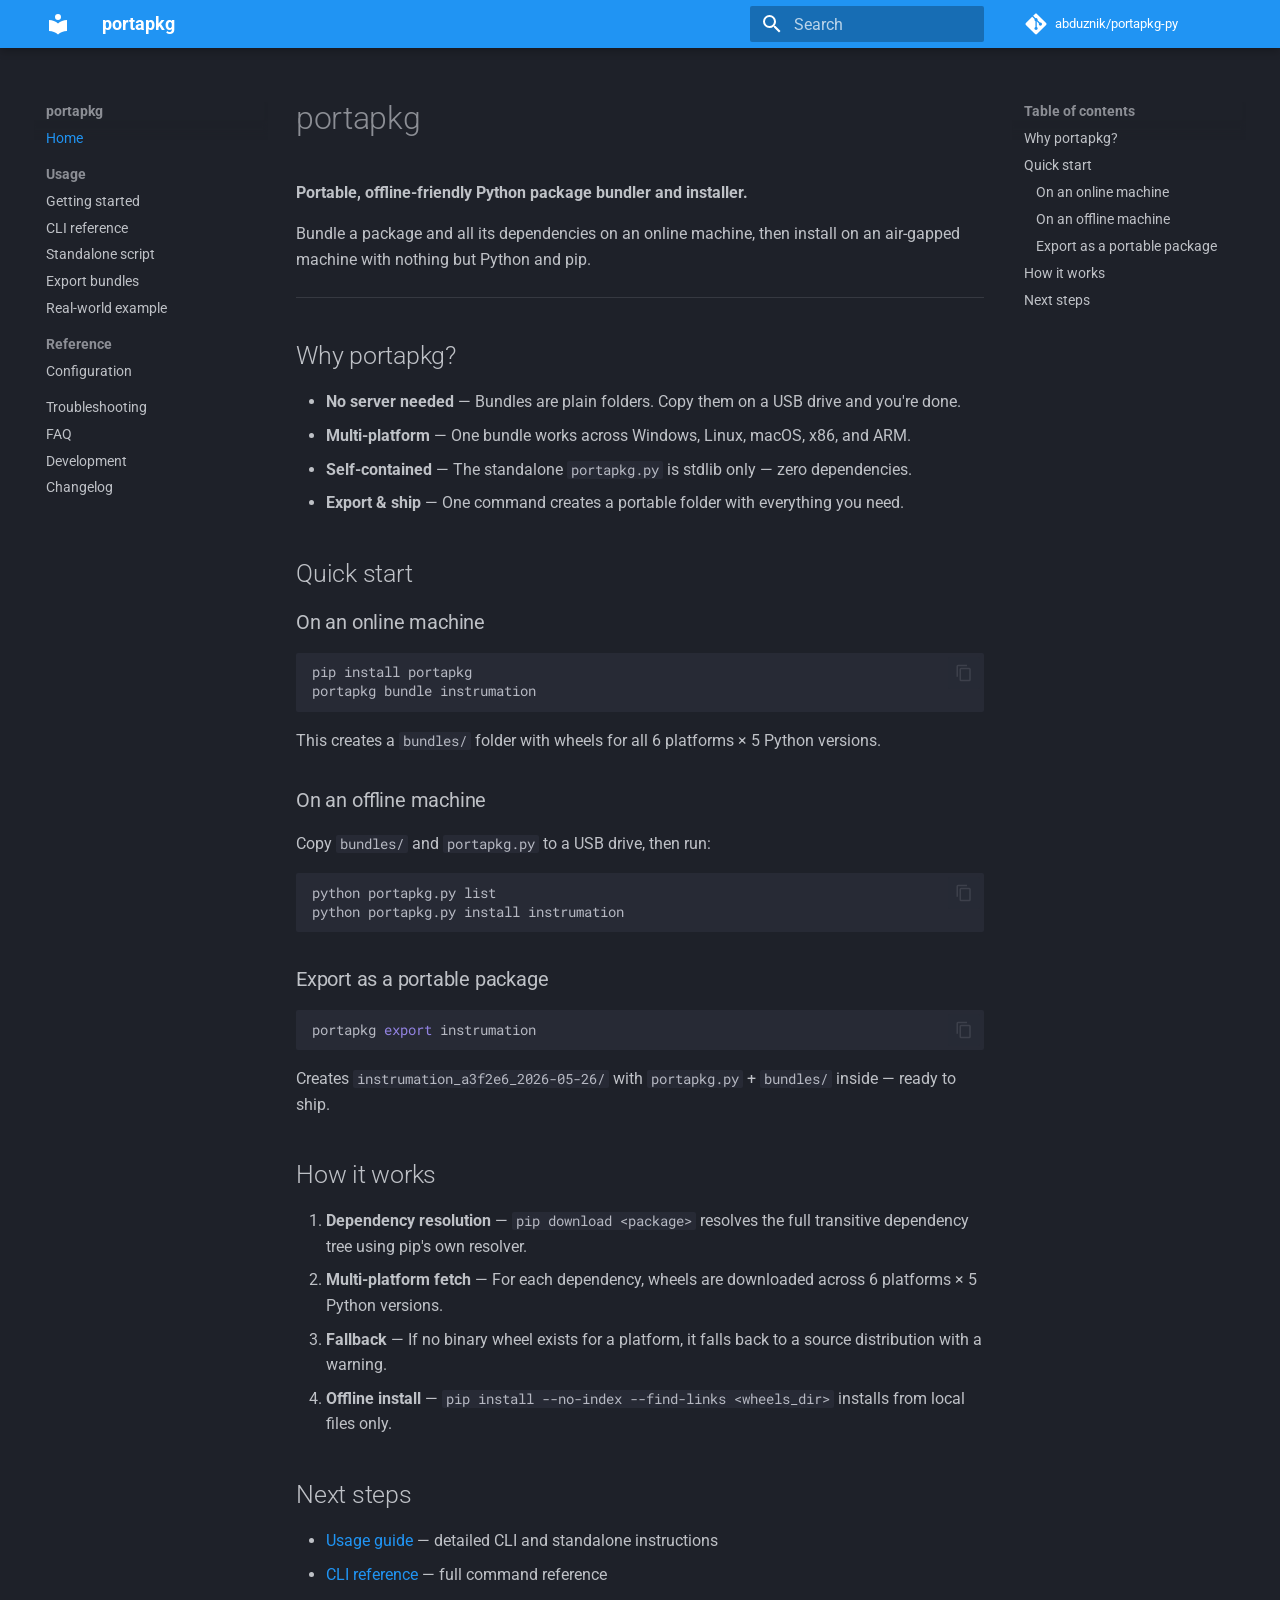
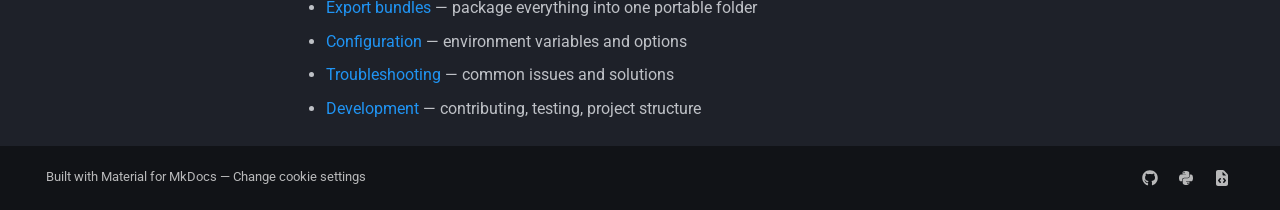
<file: site/index.html>
<!doctype html>
<html lang="en" class="no-js">
  <head>
    
      <meta charset="utf-8">
      <meta name="viewport" content="width=device-width,initial-scale=1">
      
        <meta name="description" content="Portable, offline-friendly Python package bundler and installer">
      
      
      
        <link rel="canonical" href="https://abduznik.github.io/portapkg-py/">
      
      
      
        <link rel="next" href="usage/">
      
      
        
      
      
      <link rel="icon" href="assets/images/favicon.png">
      <meta name="generator" content="mkdocs-1.6.1, mkdocs-material-9.7.6">
    
    
      
        <title>portapkg</title>
      
    
    
      <link rel="stylesheet" href="assets/stylesheets/main.484c7ddc.min.css">
      
        
        <link rel="stylesheet" href="assets/stylesheets/palette.ab4e12ef.min.css">
      
      


    
    
      
    
    
      
        
        
        <link rel="preconnect" href="https://fonts.gstatic.com" crossorigin>
        <link rel="stylesheet" href="https://fonts.googleapis.com/css?family=Roboto:300,300i,400,400i,700,700i%7CRoboto+Mono:400,400i,700,700i&display=fallback">
        <style>:root{--md-text-font:"Roboto";--md-code-font:"Roboto Mono"}</style>
      
    
    
    <script>__md_scope=new URL(".",location),__md_hash=e=>[...e].reduce(((e,_)=>(e<<5)-e+_.charCodeAt(0)),0),__md_get=(e,_=localStorage,t=__md_scope)=>JSON.parse(_.getItem(t.pathname+"."+e)),__md_set=(e,_,t=localStorage,a=__md_scope)=>{try{t.setItem(a.pathname+"."+e,JSON.stringify(_))}catch(e){}}</script>
    
      
  


  
  

<script id="__analytics">function __md_analytics(){function e(){dataLayer.push(arguments)}window.dataLayer=window.dataLayer||[],e("js",new Date),e("config",""),document.addEventListener("DOMContentLoaded",(function(){document.forms.search&&document.forms.search.query.addEventListener("blur",(function(){this.value&&e("event","search",{search_term:this.value})}));document$.subscribe((function(){var t=document.forms.feedback;if(void 0!==t)for(var a of t.querySelectorAll("[type=submit]"))a.addEventListener("click",(function(a){a.preventDefault();var n=document.location.pathname,d=this.getAttribute("data-md-value");e("event","feedback",{page:n,data:d}),t.firstElementChild.disabled=!0;var r=t.querySelector(".md-feedback__note [data-md-value='"+d+"']");r&&(r.hidden=!1)})),t.hidden=!1})),location$.subscribe((function(t){e("config","",{page_path:t.pathname})}))}));var t=document.createElement("script");t.async=!0,t.src="https://www.googletagmanager.com/gtag/js?id=",document.getElementById("__analytics").insertAdjacentElement("afterEnd",t)}</script>
  
    <script>"undefined"!=typeof __md_analytics&&__md_analytics()</script>
  

    
    
  </head>
  
  
    
    
    
    
    
    <body dir="ltr" data-md-color-scheme="slate" data-md-color-primary="blue" data-md-color-accent="light-blue">
  
    
    <input class="md-toggle" data-md-toggle="drawer" type="checkbox" id="__drawer" autocomplete="off">
    <input class="md-toggle" data-md-toggle="search" type="checkbox" id="__search" autocomplete="off">
    <label class="md-overlay" for="__drawer"></label>
    <div data-md-component="skip">
      
        
        <a href="#portapkg" class="md-skip">
          Skip to content
        </a>
      
    </div>
    <div data-md-component="announce">
      
    </div>
    
    
      

  

<header class="md-header md-header--shadow" data-md-component="header">
  <nav class="md-header__inner md-grid" aria-label="Header">
    <a href="." title="portapkg" class="md-header__button md-logo" aria-label="portapkg" data-md-component="logo">
      
  
  <svg xmlns="http://www.w3.org/2000/svg" viewBox="0 0 24 24"><path d="M12 8a3 3 0 0 0 3-3 3 3 0 0 0-3-3 3 3 0 0 0-3 3 3 3 0 0 0 3 3m0 3.54C9.64 9.35 6.5 8 3 8v11c3.5 0 6.64 1.35 9 3.54 2.36-2.19 5.5-3.54 9-3.54V8c-3.5 0-6.64 1.35-9 3.54"/></svg>

    </a>
    <label class="md-header__button md-icon" for="__drawer">
      
      <svg xmlns="http://www.w3.org/2000/svg" viewBox="0 0 24 24"><path d="M3 6h18v2H3zm0 5h18v2H3zm0 5h18v2H3z"/></svg>
    </label>
    <div class="md-header__title" data-md-component="header-title">
      <div class="md-header__ellipsis">
        <div class="md-header__topic">
          <span class="md-ellipsis">
            portapkg
          </span>
        </div>
        <div class="md-header__topic" data-md-component="header-topic">
          <span class="md-ellipsis">
            
              Home
            
          </span>
        </div>
      </div>
    </div>
    
      
    
    
    
    
      
      
        <label class="md-header__button md-icon" for="__search">
          
          <svg xmlns="http://www.w3.org/2000/svg" viewBox="0 0 24 24"><path d="M9.5 3A6.5 6.5 0 0 1 16 9.5c0 1.61-.59 3.09-1.56 4.23l.27.27h.79l5 5-1.5 1.5-5-5v-.79l-.27-.27A6.52 6.52 0 0 1 9.5 16 6.5 6.5 0 0 1 3 9.5 6.5 6.5 0 0 1 9.5 3m0 2C7 5 5 7 5 9.5S7 14 9.5 14 14 12 14 9.5 12 5 9.5 5"/></svg>
        </label>
        <div class="md-search" data-md-component="search" role="dialog">
  <label class="md-search__overlay" for="__search"></label>
  <div class="md-search__inner" role="search">
    <form class="md-search__form" name="search">
      <input type="text" class="md-search__input" name="query" aria-label="Search" placeholder="Search" autocapitalize="off" autocorrect="off" autocomplete="off" spellcheck="false" data-md-component="search-query" required>
      <label class="md-search__icon md-icon" for="__search">
        
        <svg xmlns="http://www.w3.org/2000/svg" viewBox="0 0 24 24"><path d="M9.5 3A6.5 6.5 0 0 1 16 9.5c0 1.61-.59 3.09-1.56 4.23l.27.27h.79l5 5-1.5 1.5-5-5v-.79l-.27-.27A6.52 6.52 0 0 1 9.5 16 6.5 6.5 0 0 1 3 9.5 6.5 6.5 0 0 1 9.5 3m0 2C7 5 5 7 5 9.5S7 14 9.5 14 14 12 14 9.5 12 5 9.5 5"/></svg>
        
        <svg xmlns="http://www.w3.org/2000/svg" viewBox="0 0 24 24"><path d="M20 11v2H8l5.5 5.5-1.42 1.42L4.16 12l7.92-7.92L13.5 5.5 8 11z"/></svg>
      </label>
      <nav class="md-search__options" aria-label="Search">
        
        <button type="reset" class="md-search__icon md-icon" title="Clear" aria-label="Clear" tabindex="-1">
          
          <svg xmlns="http://www.w3.org/2000/svg" viewBox="0 0 24 24"><path d="M19 6.41 17.59 5 12 10.59 6.41 5 5 6.41 10.59 12 5 17.59 6.41 19 12 13.41 17.59 19 19 17.59 13.41 12z"/></svg>
        </button>
      </nav>
      
        <div class="md-search__suggest" data-md-component="search-suggest"></div>
      
    </form>
    <div class="md-search__output">
      <div class="md-search__scrollwrap" tabindex="0" data-md-scrollfix>
        <div class="md-search-result" data-md-component="search-result">
          <div class="md-search-result__meta">
            Initializing search
          </div>
          <ol class="md-search-result__list" role="presentation"></ol>
        </div>
      </div>
    </div>
  </div>
</div>
      
    
    
      <div class="md-header__source">
        <a href="https://github.com/abduznik/portapkg-py" title="Go to repository" class="md-source" data-md-component="source">
  <div class="md-source__icon md-icon">
    
    <svg xmlns="http://www.w3.org/2000/svg" viewBox="0 0 448 512"><!--! Font Awesome Free 7.1.0 by @fontawesome - https://fontawesome.com License - https://fontawesome.com/license/free (Icons: CC BY 4.0, Fonts: SIL OFL 1.1, Code: MIT License) Copyright 2025 Fonticons, Inc.--><path d="M439.6 236.1 244 40.5c-5.4-5.5-12.8-8.5-20.4-8.5s-15 3-20.4 8.4L162.5 81l51.5 51.5c27.1-9.1 52.7 16.8 43.4 43.7l49.7 49.7c34.2-11.8 61.2 31 35.5 56.7-26.5 26.5-70.2-2.9-56-37.3L240.3 199v121.9c25.3 12.5 22.3 41.8 9.1 55-6.4 6.4-15.2 10.1-24.3 10.1s-17.8-3.6-24.3-10.1c-17.6-17.6-11.1-46.9 11.2-56v-123c-20.8-8.5-24.6-30.7-18.6-45L142.6 101 8.5 235.1C3 240.6 0 247.9 0 255.5s3 15 8.5 20.4l195.6 195.7c5.4 5.4 12.7 8.4 20.4 8.4s15-3 20.4-8.4l194.7-194.7c5.4-5.4 8.4-12.8 8.4-20.4s-3-15-8.4-20.4"/></svg>
  </div>
  <div class="md-source__repository">
    abduznik/portapkg-py
  </div>
</a>
      </div>
    
  </nav>
  
</header>
    
    <div class="md-container" data-md-component="container">
      
      
        
          
        
      
      <main class="md-main" data-md-component="main">
        <div class="md-main__inner md-grid">
          
            
              
              <div class="md-sidebar md-sidebar--primary" data-md-component="sidebar" data-md-type="navigation" >
                <div class="md-sidebar__scrollwrap">
                  <div class="md-sidebar__inner">
                    



<nav class="md-nav md-nav--primary" aria-label="Navigation" data-md-level="0">
  <label class="md-nav__title" for="__drawer">
    <a href="." title="portapkg" class="md-nav__button md-logo" aria-label="portapkg" data-md-component="logo">
      
  
  <svg xmlns="http://www.w3.org/2000/svg" viewBox="0 0 24 24"><path d="M12 8a3 3 0 0 0 3-3 3 3 0 0 0-3-3 3 3 0 0 0-3 3 3 3 0 0 0 3 3m0 3.54C9.64 9.35 6.5 8 3 8v11c3.5 0 6.64 1.35 9 3.54 2.36-2.19 5.5-3.54 9-3.54V8c-3.5 0-6.64 1.35-9 3.54"/></svg>

    </a>
    portapkg
  </label>
  
    <div class="md-nav__source">
      <a href="https://github.com/abduznik/portapkg-py" title="Go to repository" class="md-source" data-md-component="source">
  <div class="md-source__icon md-icon">
    
    <svg xmlns="http://www.w3.org/2000/svg" viewBox="0 0 448 512"><!--! Font Awesome Free 7.1.0 by @fontawesome - https://fontawesome.com License - https://fontawesome.com/license/free (Icons: CC BY 4.0, Fonts: SIL OFL 1.1, Code: MIT License) Copyright 2025 Fonticons, Inc.--><path d="M439.6 236.1 244 40.5c-5.4-5.5-12.8-8.5-20.4-8.5s-15 3-20.4 8.4L162.5 81l51.5 51.5c27.1-9.1 52.7 16.8 43.4 43.7l49.7 49.7c34.2-11.8 61.2 31 35.5 56.7-26.5 26.5-70.2-2.9-56-37.3L240.3 199v121.9c25.3 12.5 22.3 41.8 9.1 55-6.4 6.4-15.2 10.1-24.3 10.1s-17.8-3.6-24.3-10.1c-17.6-17.6-11.1-46.9 11.2-56v-123c-20.8-8.5-24.6-30.7-18.6-45L142.6 101 8.5 235.1C3 240.6 0 247.9 0 255.5s3 15 8.5 20.4l195.6 195.7c5.4 5.4 12.7 8.4 20.4 8.4s15-3 20.4-8.4l194.7-194.7c5.4-5.4 8.4-12.8 8.4-20.4s-3-15-8.4-20.4"/></svg>
  </div>
  <div class="md-source__repository">
    abduznik/portapkg-py
  </div>
</a>
    </div>
  
  <ul class="md-nav__list" data-md-scrollfix>
    
      
      
  
  
    
  
  
  
    <li class="md-nav__item md-nav__item--active">
      
      <input class="md-nav__toggle md-toggle" type="checkbox" id="__toc">
      
      
        
      
      
        <label class="md-nav__link md-nav__link--active" for="__toc">
          
  
  
  <span class="md-ellipsis">
    
  
    Home
  

    
  </span>
  
  

          <span class="md-nav__icon md-icon"></span>
        </label>
      
      <a href="." class="md-nav__link md-nav__link--active">
        
  
  
  <span class="md-ellipsis">
    
  
    Home
  

    
  </span>
  
  

      </a>
      
        

<nav class="md-nav md-nav--secondary" aria-label="Table of contents">
  
  
  
    
  
  
    <label class="md-nav__title" for="__toc">
      <span class="md-nav__icon md-icon"></span>
      Table of contents
    </label>
    <ul class="md-nav__list" data-md-component="toc" data-md-scrollfix>
      
        <li class="md-nav__item">
  <a href="#why-portapkg" class="md-nav__link">
    <span class="md-ellipsis">
      
        Why portapkg?
      
    </span>
  </a>
  
</li>
      
        <li class="md-nav__item">
  <a href="#quick-start" class="md-nav__link">
    <span class="md-ellipsis">
      
        Quick start
      
    </span>
  </a>
  
    <nav class="md-nav" aria-label="Quick start">
      <ul class="md-nav__list">
        
          <li class="md-nav__item">
  <a href="#on-an-online-machine" class="md-nav__link">
    <span class="md-ellipsis">
      
        On an online machine
      
    </span>
  </a>
  
</li>
        
          <li class="md-nav__item">
  <a href="#on-an-offline-machine" class="md-nav__link">
    <span class="md-ellipsis">
      
        On an offline machine
      
    </span>
  </a>
  
</li>
        
          <li class="md-nav__item">
  <a href="#export-as-a-portable-package" class="md-nav__link">
    <span class="md-ellipsis">
      
        Export as a portable package
      
    </span>
  </a>
  
</li>
        
      </ul>
    </nav>
  
</li>
      
        <li class="md-nav__item">
  <a href="#how-it-works" class="md-nav__link">
    <span class="md-ellipsis">
      
        How it works
      
    </span>
  </a>
  
</li>
      
        <li class="md-nav__item">
  <a href="#next-steps" class="md-nav__link">
    <span class="md-ellipsis">
      
        Next steps
      
    </span>
  </a>
  
</li>
      
    </ul>
  
</nav>
      
    </li>
  

    
      
      
  
  
  
  
    
    
      
        
      
        
      
        
      
        
      
        
      
    
    
    
      
        
        
      
    
    
    <li class="md-nav__item md-nav__item--section md-nav__item--nested">
      
        
        
        <input class="md-nav__toggle md-toggle " type="checkbox" id="__nav_2" >
        
          
          <label class="md-nav__link" for="__nav_2" id="__nav_2_label" tabindex="">
            
  
  
  <span class="md-ellipsis">
    
  
    Usage
  

    
  </span>
  
  

            <span class="md-nav__icon md-icon"></span>
          </label>
        
        <nav class="md-nav" data-md-level="1" aria-labelledby="__nav_2_label" aria-expanded="false">
          <label class="md-nav__title" for="__nav_2">
            <span class="md-nav__icon md-icon"></span>
            
  
    Usage
  

          </label>
          <ul class="md-nav__list" data-md-scrollfix>
            
              
                
  
  
  
  
    <li class="md-nav__item">
      <a href="usage/" class="md-nav__link">
        
  
  
  <span class="md-ellipsis">
    
  
    Getting started
  

    
  </span>
  
  

      </a>
    </li>
  

              
            
              
                
  
  
  
  
    <li class="md-nav__item">
      <a href="cli/" class="md-nav__link">
        
  
  
  <span class="md-ellipsis">
    
  
    CLI reference
  

    
  </span>
  
  

      </a>
    </li>
  

              
            
              
                
  
  
  
  
    <li class="md-nav__item">
      <a href="standalone/" class="md-nav__link">
        
  
  
  <span class="md-ellipsis">
    
  
    Standalone script
  

    
  </span>
  
  

      </a>
    </li>
  

              
            
              
                
  
  
  
  
    <li class="md-nav__item">
      <a href="export/" class="md-nav__link">
        
  
  
  <span class="md-ellipsis">
    
  
    Export bundles
  

    
  </span>
  
  

      </a>
    </li>
  

              
            
              
                
  
  
  
  
    <li class="md-nav__item">
      <a href="realworld/" class="md-nav__link">
        
  
  
  <span class="md-ellipsis">
    
  
    Real-world example
  

    
  </span>
  
  

      </a>
    </li>
  

              
            
          </ul>
        </nav>
      
    </li>
  

    
      
      
  
  
  
  
    
    
      
        
      
    
    
    
      
        
        
      
    
    
    <li class="md-nav__item md-nav__item--section md-nav__item--nested">
      
        
        
        <input class="md-nav__toggle md-toggle " type="checkbox" id="__nav_3" >
        
          
          <label class="md-nav__link" for="__nav_3" id="__nav_3_label" tabindex="">
            
  
  
  <span class="md-ellipsis">
    
  
    Reference
  

    
  </span>
  
  

            <span class="md-nav__icon md-icon"></span>
          </label>
        
        <nav class="md-nav" data-md-level="1" aria-labelledby="__nav_3_label" aria-expanded="false">
          <label class="md-nav__title" for="__nav_3">
            <span class="md-nav__icon md-icon"></span>
            
  
    Reference
  

          </label>
          <ul class="md-nav__list" data-md-scrollfix>
            
              
                
  
  
  
  
    <li class="md-nav__item">
      <a href="configuration/" class="md-nav__link">
        
  
  
  <span class="md-ellipsis">
    
  
    Configuration
  

    
  </span>
  
  

      </a>
    </li>
  

              
            
          </ul>
        </nav>
      
    </li>
  

    
      
      
  
  
  
  
    <li class="md-nav__item">
      <a href="troubleshooting/" class="md-nav__link">
        
  
  
  <span class="md-ellipsis">
    
  
    Troubleshooting
  

    
  </span>
  
  

      </a>
    </li>
  

    
      
      
  
  
  
  
    <li class="md-nav__item">
      <a href="faq/" class="md-nav__link">
        
  
  
  <span class="md-ellipsis">
    
  
    FAQ
  

    
  </span>
  
  

      </a>
    </li>
  

    
      
      
  
  
  
  
    <li class="md-nav__item">
      <a href="development/" class="md-nav__link">
        
  
  
  <span class="md-ellipsis">
    
  
    Development
  

    
  </span>
  
  

      </a>
    </li>
  

    
      
      
  
  
  
  
    <li class="md-nav__item">
      <a href="changelog/" class="md-nav__link">
        
  
  
  <span class="md-ellipsis">
    
  
    Changelog
  

    
  </span>
  
  

      </a>
    </li>
  

    
  </ul>
</nav>
                  </div>
                </div>
              </div>
            
            
              
              <div class="md-sidebar md-sidebar--secondary" data-md-component="sidebar" data-md-type="toc" >
                <div class="md-sidebar__scrollwrap">
                  <div class="md-sidebar__inner">
                    

<nav class="md-nav md-nav--secondary" aria-label="Table of contents">
  
  
  
    
  
  
    <label class="md-nav__title" for="__toc">
      <span class="md-nav__icon md-icon"></span>
      Table of contents
    </label>
    <ul class="md-nav__list" data-md-component="toc" data-md-scrollfix>
      
        <li class="md-nav__item">
  <a href="#why-portapkg" class="md-nav__link">
    <span class="md-ellipsis">
      
        Why portapkg?
      
    </span>
  </a>
  
</li>
      
        <li class="md-nav__item">
  <a href="#quick-start" class="md-nav__link">
    <span class="md-ellipsis">
      
        Quick start
      
    </span>
  </a>
  
    <nav class="md-nav" aria-label="Quick start">
      <ul class="md-nav__list">
        
          <li class="md-nav__item">
  <a href="#on-an-online-machine" class="md-nav__link">
    <span class="md-ellipsis">
      
        On an online machine
      
    </span>
  </a>
  
</li>
        
          <li class="md-nav__item">
  <a href="#on-an-offline-machine" class="md-nav__link">
    <span class="md-ellipsis">
      
        On an offline machine
      
    </span>
  </a>
  
</li>
        
          <li class="md-nav__item">
  <a href="#export-as-a-portable-package" class="md-nav__link">
    <span class="md-ellipsis">
      
        Export as a portable package
      
    </span>
  </a>
  
</li>
        
      </ul>
    </nav>
  
</li>
      
        <li class="md-nav__item">
  <a href="#how-it-works" class="md-nav__link">
    <span class="md-ellipsis">
      
        How it works
      
    </span>
  </a>
  
</li>
      
        <li class="md-nav__item">
  <a href="#next-steps" class="md-nav__link">
    <span class="md-ellipsis">
      
        Next steps
      
    </span>
  </a>
  
</li>
      
    </ul>
  
</nav>
                  </div>
                </div>
              </div>
            
          
          
            <div class="md-content" data-md-component="content">
              
                



  


              
              <article class="md-content__inner md-typeset">
                
                  


  
  


<h1 id="portapkg">portapkg<a class="headerlink" href="#portapkg" title="Permanent link">&para;</a></h1>
<p><strong>Portable, offline-friendly Python package bundler and installer.</strong></p>
<p>Bundle a package and all its dependencies on an online machine, then install
on an air-gapped machine with nothing but Python and pip.</p>
<hr />
<h2 id="why-portapkg">Why portapkg?<a class="headerlink" href="#why-portapkg" title="Permanent link">&para;</a></h2>
<ul>
<li><strong>No server needed</strong> — Bundles are plain folders. Copy them on a USB drive and you're done.</li>
<li><strong>Multi-platform</strong> — One bundle works across Windows, Linux, macOS, x86, and ARM.</li>
<li><strong>Self-contained</strong> — The standalone <code>portapkg.py</code> is stdlib only — zero dependencies.</li>
<li><strong>Export &amp; ship</strong> — One command creates a portable folder with everything you need.</li>
</ul>
<h2 id="quick-start">Quick start<a class="headerlink" href="#quick-start" title="Permanent link">&para;</a></h2>
<h3 id="on-an-online-machine">On an online machine<a class="headerlink" href="#on-an-online-machine" title="Permanent link">&para;</a></h3>
<div class="highlight"><pre><span></span><code><a id="__codelineno-0-1" name="__codelineno-0-1" href="#__codelineno-0-1"></a>pip<span class="w"> </span>install<span class="w"> </span>portapkg
<a id="__codelineno-0-2" name="__codelineno-0-2" href="#__codelineno-0-2"></a>portapkg<span class="w"> </span>bundle<span class="w"> </span>instrumation
</code></pre></div>
<p>This creates a <code>bundles/</code> folder with wheels for all 6 platforms × 5 Python versions.</p>
<h3 id="on-an-offline-machine">On an offline machine<a class="headerlink" href="#on-an-offline-machine" title="Permanent link">&para;</a></h3>
<p>Copy <code>bundles/</code> and <code>portapkg.py</code> to a USB drive, then run:</p>
<div class="highlight"><pre><span></span><code><a id="__codelineno-1-1" name="__codelineno-1-1" href="#__codelineno-1-1"></a>python<span class="w"> </span>portapkg.py<span class="w"> </span>list
<a id="__codelineno-1-2" name="__codelineno-1-2" href="#__codelineno-1-2"></a>python<span class="w"> </span>portapkg.py<span class="w"> </span>install<span class="w"> </span>instrumation
</code></pre></div>
<h3 id="export-as-a-portable-package">Export as a portable package<a class="headerlink" href="#export-as-a-portable-package" title="Permanent link">&para;</a></h3>
<div class="highlight"><pre><span></span><code><a id="__codelineno-2-1" name="__codelineno-2-1" href="#__codelineno-2-1"></a>portapkg<span class="w"> </span><span class="nb">export</span><span class="w"> </span>instrumation
</code></pre></div>
<p>Creates <code>instrumation_a3f2e6_2026-05-26/</code> with <code>portapkg.py</code> + <code>bundles/</code> inside — ready to ship.</p>
<h2 id="how-it-works">How it works<a class="headerlink" href="#how-it-works" title="Permanent link">&para;</a></h2>
<ol>
<li><strong>Dependency resolution</strong> — <code>pip download &lt;package&gt;</code> resolves the full
   transitive dependency tree using pip's own resolver.</li>
<li><strong>Multi-platform fetch</strong> — For each dependency, wheels are downloaded
   across 6 platforms × 5 Python versions.</li>
<li><strong>Fallback</strong> — If no binary wheel exists for a platform, it falls
   back to a source distribution with a warning.</li>
<li><strong>Offline install</strong> — <code>pip install --no-index --find-links &lt;wheels_dir&gt;</code>
   installs from local files only.</li>
</ol>
<h2 id="next-steps">Next steps<a class="headerlink" href="#next-steps" title="Permanent link">&para;</a></h2>
<ul>
<li><a href="usage/">Usage guide</a> — detailed CLI and standalone instructions</li>
<li><a href="cli/">CLI reference</a> — full command reference</li>
<li><a href="export/">Export bundles</a> — package everything into one portable folder</li>
<li><a href="configuration/">Configuration</a> — environment variables and options</li>
<li><a href="troubleshooting/">Troubleshooting</a> — common issues and solutions</li>
<li><a href="development/">Development</a> — contributing, testing, project structure</li>
</ul>









  




                
              </article>
            </div>
          
          
  <script>var tabs=__md_get("__tabs");if(Array.isArray(tabs))e:for(var set of document.querySelectorAll(".tabbed-set")){var labels=set.querySelector(".tabbed-labels");for(var tab of tabs)for(var label of labels.getElementsByTagName("label"))if(label.innerText.trim()===tab){var input=document.getElementById(label.htmlFor);input.checked=!0;continue e}}</script>

<script>var target=document.getElementById(location.hash.slice(1));target&&target.name&&(target.checked=target.name.startsWith("__tabbed_"))</script>
        </div>
        
          <button type="button" class="md-top md-icon" data-md-component="top" hidden>
  
  <svg xmlns="http://www.w3.org/2000/svg" viewBox="0 0 24 24"><path d="M13 20h-2V8l-5.5 5.5-1.42-1.42L12 4.16l7.92 7.92-1.42 1.42L13 8z"/></svg>
  Back to top
</button>
        
      </main>
      
        <footer class="md-footer">
  
  <div class="md-footer-meta md-typeset">
    <div class="md-footer-meta__inner md-grid">
      <div class="md-copyright">
  
    <div class="md-copyright__highlight">
      Built with <a href="https://squidfunk.github.io/mkdocs-material/" target="_blank">Material for MkDocs</a> &mdash;
<a href="#__consent">Change cookie settings</a>

    </div>
  
  
</div>
      
        
<div class="md-social">
  
    
    
    
    
      
      
    
    <a href="https://github.com/abduznik/portapkg-py" target="_blank" rel="noopener" title="github.com" class="md-social__link">
      <svg xmlns="http://www.w3.org/2000/svg" viewBox="0 0 512 512"><!--! Font Awesome Free 7.1.0 by @fontawesome - https://fontawesome.com License - https://fontawesome.com/license/free (Icons: CC BY 4.0, Fonts: SIL OFL 1.1, Code: MIT License) Copyright 2025 Fonticons, Inc.--><path d="M173.9 397.4c0 2-2.3 3.6-5.2 3.6-3.3.3-5.6-1.3-5.6-3.6 0-2 2.3-3.6 5.2-3.6 3-.3 5.6 1.3 5.6 3.6m-31.1-4.5c-.7 2 1.3 4.3 4.3 4.9 2.6 1 5.6 0 6.2-2s-1.3-4.3-4.3-5.2c-2.6-.7-5.5.3-6.2 2.3m44.2-1.7c-2.9.7-4.9 2.6-4.6 4.9.3 2 2.9 3.3 5.9 2.6 2.9-.7 4.9-2.6 4.6-4.6-.3-1.9-3-3.2-5.9-2.9M252.8 8C114.1 8 8 113.3 8 252c0 110.9 69.8 205.8 169.5 239.2 12.8 2.3 17.3-5.6 17.3-12.1 0-6.2-.3-40.4-.3-61.4 0 0-70 15-84.7-29.8 0 0-11.4-29.1-27.8-36.6 0 0-22.9-15.7 1.6-15.4 0 0 24.9 2 38.6 25.8 21.9 38.6 58.6 27.5 72.9 20.9 2.3-16 8.8-27.1 16-33.7-55.9-6.2-112.3-14.3-112.3-110.5 0-27.5 7.6-41.3 23.6-58.9-2.6-6.5-11.1-33.3 2.6-67.9 20.9-6.5 69 27 69 27 20-5.6 41.5-8.5 62.8-8.5s42.8 2.9 62.8 8.5c0 0 48.1-33.6 69-27 13.7 34.7 5.2 61.4 2.6 67.9 16 17.7 25.8 31.5 25.8 58.9 0 96.5-58.9 104.2-114.8 110.5 9.2 7.9 17 22.9 17 46.4 0 33.7-.3 75.4-.3 83.6 0 6.5 4.6 14.4 17.3 12.1C436.2 457.8 504 362.9 504 252 504 113.3 391.5 8 252.8 8M105.2 352.9c-1.3 1-1 3.3.7 5.2 1.6 1.6 3.9 2.3 5.2 1 1.3-1 1-3.3-.7-5.2-1.6-1.6-3.9-2.3-5.2-1m-10.8-8.1c-.7 1.3.3 2.9 2.3 3.9 1.6 1 3.6.7 4.3-.7.7-1.3-.3-2.9-2.3-3.9-2-.6-3.6-.3-4.3.7m32.4 35.6c-1.6 1.3-1 4.3 1.3 6.2 2.3 2.3 5.2 2.6 6.5 1 1.3-1.3.7-4.3-1.3-6.2-2.2-2.3-5.2-2.6-6.5-1m-11.4-14.7c-1.6 1-1.6 3.6 0 5.9s4.3 3.3 5.6 2.3c1.6-1.3 1.6-3.9 0-6.2-1.4-2.3-4-3.3-5.6-2"/></svg>
    </a>
  
    
    
    
    
      
      
    
    <a href="https://pypi.org/project/portapkg/" target="_blank" rel="noopener" title="pypi.org" class="md-social__link">
      <svg xmlns="http://www.w3.org/2000/svg" viewBox="0 0 448 512"><!--! Font Awesome Free 7.1.0 by @fontawesome - https://fontawesome.com License - https://fontawesome.com/license/free (Icons: CC BY 4.0, Fonts: SIL OFL 1.1, Code: MIT License) Copyright 2025 Fonticons, Inc.--><path d="M439.8 200.5c-7.7-30.9-22.3-54.2-53.4-54.2h-40.1v47.4c0 36.8-31.2 67.8-66.8 67.8H172.7c-29.2 0-53.4 25-53.4 54.3v101.8c0 29 25.2 46 53.4 54.3 33.8 9.9 66.3 11.7 106.8 0 26.9-7.8 53.4-23.5 53.4-54.3v-40.7H226.2v-13.6h160.2c31.1 0 42.6-21.7 53.4-54.2 11.2-33.5 10.7-65.7 0-108.6M286.2 444.7a20.4 20.4 0 1 1 0-40.7 20.4 20.4 0 1 1 0 40.7M167.8 248.1h106.8c29.7 0 53.4-24.5 53.4-54.3V91.9c0-29-24.4-50.7-53.4-55.6-35.8-5.9-74.7-5.6-106.8.1-45.2 8-53.4 24.7-53.4 55.6v40.7h106.9v13.6h-147c-31.1 0-58.3 18.7-66.8 54.2-9.8 40.7-10.2 66.1 0 108.6 7.6 31.6 25.7 54.2 56.8 54.2H101v-48.8c0-35.3 30.5-66.4 66.8-66.4m-6.6-183.4a20.4 20.4 0 1 1 0 40.8 20.4 20.4 0 1 1 0-40.8"/></svg>
    </a>
  
    
    
    
    
      
      
    
    <a href="https://github.com/abduznik/portapkg-py/blob/main/portapkg.py" target="_blank" rel="noopener" title="github.com" class="md-social__link">
      <svg xmlns="http://www.w3.org/2000/svg" viewBox="0 0 384 512"><!--! Font Awesome Free 7.1.0 by @fontawesome - https://fontawesome.com License - https://fontawesome.com/license/free (Icons: CC BY 4.0, Fonts: SIL OFL 1.1, Code: MIT License) Copyright 2025 Fonticons, Inc.--><path d="M0 64C0 28.7 28.7 0 64 0h149.5c17 0 33.3 6.7 45.3 18.7l106.5 106.6c12 12 18.7 28.3 18.7 45.3V448c0 35.3-28.7 64-64 64H64c-35.3 0-64-28.7-64-64zm208-5.5V152c0 13.3 10.7 24 24 24h93.5zm-53.8 237.1c8.6-10.1 7.5-25.2-2.6-33.8s-25.2-7.5-33.8 2.6l-48 56c-7.7 9-7.7 22.2 0 31.2l48 56c8.6 10.1 23.8 11.2 33.8 2.6s11.2-23.8 2.6-33.8L119.6 336zm112-31.2c-8.6-10.1-23.8-11.2-33.8-2.6s-11.2 23.8-2.6 33.8l34.6 40.4-34.6 40.4c-8.6 10.1-7.5 25.2 2.6 33.8s25.2 7.5 33.8-2.6l48-56c7.7-9 7.7-22.2 0-31.2z"/></svg>
    </a>
  
</div>
      
    </div>
  </div>
</footer>
      
    </div>
    <div class="md-dialog" data-md-component="dialog">
      <div class="md-dialog__inner md-typeset"></div>
    </div>
    
    
    
      
      
      <script id="__config" type="application/json">{"annotate": null, "base": ".", "features": ["navigation.instant", "navigation.tracking", "navigation.sections", "navigation.path", "navigation.indexes", "navigation.top", "content.code.copy", "content.code.annotate", "content.tabs.link", "search.suggest", "search.highlight", "header.autohide", "announce.dismiss"], "search": "assets/javascripts/workers/search.2c215733.min.js", "tags": null, "translations": {"clipboard.copied": "Copied to clipboard", "clipboard.copy": "Copy to clipboard", "search.result.more.one": "1 more on this page", "search.result.more.other": "# more on this page", "search.result.none": "No matching documents", "search.result.one": "1 matching document", "search.result.other": "# matching documents", "search.result.placeholder": "Type to start searching", "search.result.term.missing": "Missing", "select.version": "Select version"}, "version": null}</script>
    
    
      <script src="assets/javascripts/bundle.79ae519e.min.js"></script>
      
    
  </body>
</html>
</file>
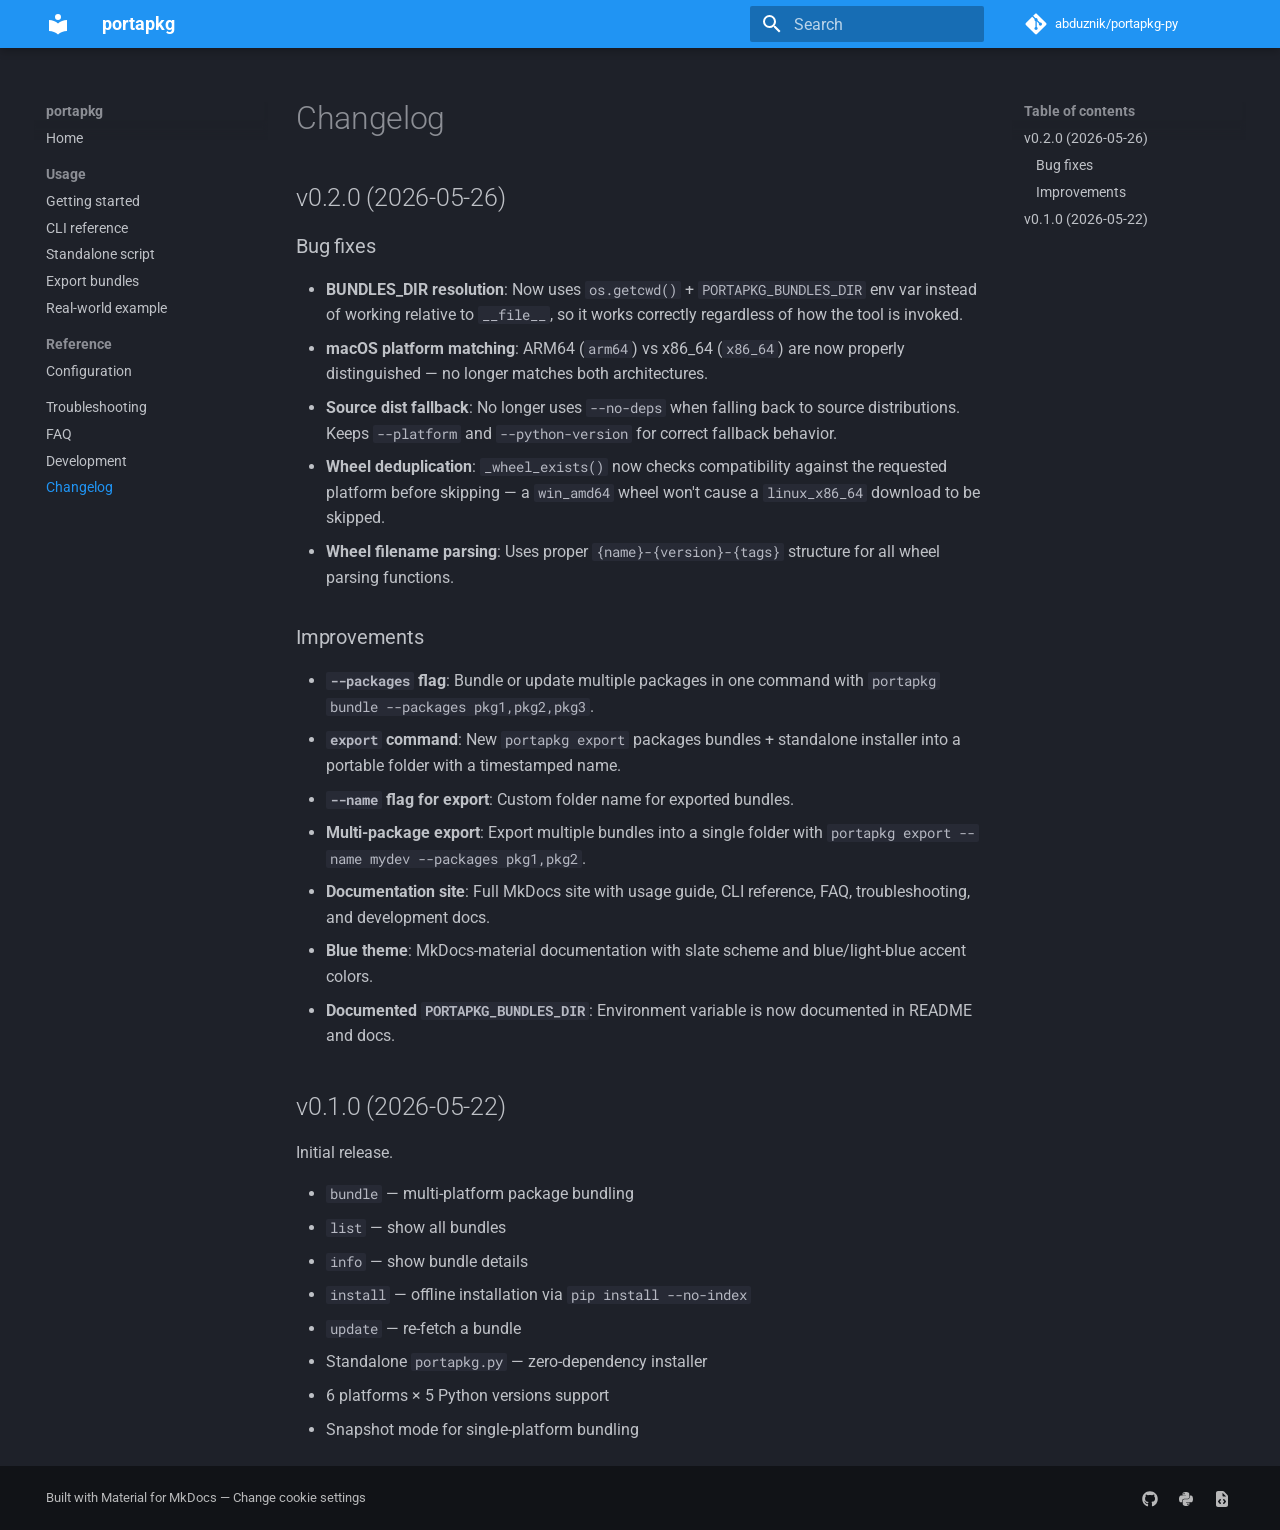
<file: site/changelog/index.html>
<!doctype html>
<html lang="en" class="no-js">
  <head>
    
      <meta charset="utf-8">
      <meta name="viewport" content="width=device-width,initial-scale=1">
      
        <meta name="description" content="Portable, offline-friendly Python package bundler and installer">
      
      
      
        <link rel="canonical" href="https://abduznik.github.io/portapkg-py/changelog/">
      
      
        <link rel="prev" href="../development/">
      
      
      
        
      
      
      <link rel="icon" href="../assets/images/favicon.png">
      <meta name="generator" content="mkdocs-1.6.1, mkdocs-material-9.7.6">
    
    
      
        <title>Changelog - portapkg</title>
      
    
    
      <link rel="stylesheet" href="../assets/stylesheets/main.484c7ddc.min.css">
      
        
        <link rel="stylesheet" href="../assets/stylesheets/palette.ab4e12ef.min.css">
      
      


    
    
      
    
    
      
        
        
        <link rel="preconnect" href="https://fonts.gstatic.com" crossorigin>
        <link rel="stylesheet" href="https://fonts.googleapis.com/css?family=Roboto:300,300i,400,400i,700,700i%7CRoboto+Mono:400,400i,700,700i&display=fallback">
        <style>:root{--md-text-font:"Roboto";--md-code-font:"Roboto Mono"}</style>
      
    
    
    <script>__md_scope=new URL("..",location),__md_hash=e=>[...e].reduce(((e,_)=>(e<<5)-e+_.charCodeAt(0)),0),__md_get=(e,_=localStorage,t=__md_scope)=>JSON.parse(_.getItem(t.pathname+"."+e)),__md_set=(e,_,t=localStorage,a=__md_scope)=>{try{t.setItem(a.pathname+"."+e,JSON.stringify(_))}catch(e){}}</script>
    
      
  


  
  

<script id="__analytics">function __md_analytics(){function e(){dataLayer.push(arguments)}window.dataLayer=window.dataLayer||[],e("js",new Date),e("config",""),document.addEventListener("DOMContentLoaded",(function(){document.forms.search&&document.forms.search.query.addEventListener("blur",(function(){this.value&&e("event","search",{search_term:this.value})}));document$.subscribe((function(){var t=document.forms.feedback;if(void 0!==t)for(var a of t.querySelectorAll("[type=submit]"))a.addEventListener("click",(function(a){a.preventDefault();var n=document.location.pathname,d=this.getAttribute("data-md-value");e("event","feedback",{page:n,data:d}),t.firstElementChild.disabled=!0;var r=t.querySelector(".md-feedback__note [data-md-value='"+d+"']");r&&(r.hidden=!1)})),t.hidden=!1})),location$.subscribe((function(t){e("config","",{page_path:t.pathname})}))}));var t=document.createElement("script");t.async=!0,t.src="https://www.googletagmanager.com/gtag/js?id=",document.getElementById("__analytics").insertAdjacentElement("afterEnd",t)}</script>
  
    <script>"undefined"!=typeof __md_analytics&&__md_analytics()</script>
  

    
    
  </head>
  
  
    
    
    
    
    
    <body dir="ltr" data-md-color-scheme="slate" data-md-color-primary="blue" data-md-color-accent="light-blue">
  
    
    <input class="md-toggle" data-md-toggle="drawer" type="checkbox" id="__drawer" autocomplete="off">
    <input class="md-toggle" data-md-toggle="search" type="checkbox" id="__search" autocomplete="off">
    <label class="md-overlay" for="__drawer"></label>
    <div data-md-component="skip">
      
        
        <a href="#changelog" class="md-skip">
          Skip to content
        </a>
      
    </div>
    <div data-md-component="announce">
      
    </div>
    
    
      

  

<header class="md-header md-header--shadow" data-md-component="header">
  <nav class="md-header__inner md-grid" aria-label="Header">
    <a href=".." title="portapkg" class="md-header__button md-logo" aria-label="portapkg" data-md-component="logo">
      
  
  <svg xmlns="http://www.w3.org/2000/svg" viewBox="0 0 24 24"><path d="M12 8a3 3 0 0 0 3-3 3 3 0 0 0-3-3 3 3 0 0 0-3 3 3 3 0 0 0 3 3m0 3.54C9.64 9.35 6.5 8 3 8v11c3.5 0 6.64 1.35 9 3.54 2.36-2.19 5.5-3.54 9-3.54V8c-3.5 0-6.64 1.35-9 3.54"/></svg>

    </a>
    <label class="md-header__button md-icon" for="__drawer">
      
      <svg xmlns="http://www.w3.org/2000/svg" viewBox="0 0 24 24"><path d="M3 6h18v2H3zm0 5h18v2H3zm0 5h18v2H3z"/></svg>
    </label>
    <div class="md-header__title" data-md-component="header-title">
      <div class="md-header__ellipsis">
        <div class="md-header__topic">
          <span class="md-ellipsis">
            portapkg
          </span>
        </div>
        <div class="md-header__topic" data-md-component="header-topic">
          <span class="md-ellipsis">
            
              Changelog
            
          </span>
        </div>
      </div>
    </div>
    
      
    
    
    
    
      
      
        <label class="md-header__button md-icon" for="__search">
          
          <svg xmlns="http://www.w3.org/2000/svg" viewBox="0 0 24 24"><path d="M9.5 3A6.5 6.5 0 0 1 16 9.5c0 1.61-.59 3.09-1.56 4.23l.27.27h.79l5 5-1.5 1.5-5-5v-.79l-.27-.27A6.52 6.52 0 0 1 9.5 16 6.5 6.5 0 0 1 3 9.5 6.5 6.5 0 0 1 9.5 3m0 2C7 5 5 7 5 9.5S7 14 9.5 14 14 12 14 9.5 12 5 9.5 5"/></svg>
        </label>
        <div class="md-search" data-md-component="search" role="dialog">
  <label class="md-search__overlay" for="__search"></label>
  <div class="md-search__inner" role="search">
    <form class="md-search__form" name="search">
      <input type="text" class="md-search__input" name="query" aria-label="Search" placeholder="Search" autocapitalize="off" autocorrect="off" autocomplete="off" spellcheck="false" data-md-component="search-query" required>
      <label class="md-search__icon md-icon" for="__search">
        
        <svg xmlns="http://www.w3.org/2000/svg" viewBox="0 0 24 24"><path d="M9.5 3A6.5 6.5 0 0 1 16 9.5c0 1.61-.59 3.09-1.56 4.23l.27.27h.79l5 5-1.5 1.5-5-5v-.79l-.27-.27A6.52 6.52 0 0 1 9.5 16 6.5 6.5 0 0 1 3 9.5 6.5 6.5 0 0 1 9.5 3m0 2C7 5 5 7 5 9.5S7 14 9.5 14 14 12 14 9.5 12 5 9.5 5"/></svg>
        
        <svg xmlns="http://www.w3.org/2000/svg" viewBox="0 0 24 24"><path d="M20 11v2H8l5.5 5.5-1.42 1.42L4.16 12l7.92-7.92L13.5 5.5 8 11z"/></svg>
      </label>
      <nav class="md-search__options" aria-label="Search">
        
        <button type="reset" class="md-search__icon md-icon" title="Clear" aria-label="Clear" tabindex="-1">
          
          <svg xmlns="http://www.w3.org/2000/svg" viewBox="0 0 24 24"><path d="M19 6.41 17.59 5 12 10.59 6.41 5 5 6.41 10.59 12 5 17.59 6.41 19 12 13.41 17.59 19 19 17.59 13.41 12z"/></svg>
        </button>
      </nav>
      
        <div class="md-search__suggest" data-md-component="search-suggest"></div>
      
    </form>
    <div class="md-search__output">
      <div class="md-search__scrollwrap" tabindex="0" data-md-scrollfix>
        <div class="md-search-result" data-md-component="search-result">
          <div class="md-search-result__meta">
            Initializing search
          </div>
          <ol class="md-search-result__list" role="presentation"></ol>
        </div>
      </div>
    </div>
  </div>
</div>
      
    
    
      <div class="md-header__source">
        <a href="https://github.com/abduznik/portapkg-py" title="Go to repository" class="md-source" data-md-component="source">
  <div class="md-source__icon md-icon">
    
    <svg xmlns="http://www.w3.org/2000/svg" viewBox="0 0 448 512"><!--! Font Awesome Free 7.1.0 by @fontawesome - https://fontawesome.com License - https://fontawesome.com/license/free (Icons: CC BY 4.0, Fonts: SIL OFL 1.1, Code: MIT License) Copyright 2025 Fonticons, Inc.--><path d="M439.6 236.1 244 40.5c-5.4-5.5-12.8-8.5-20.4-8.5s-15 3-20.4 8.4L162.5 81l51.5 51.5c27.1-9.1 52.7 16.8 43.4 43.7l49.7 49.7c34.2-11.8 61.2 31 35.5 56.7-26.5 26.5-70.2-2.9-56-37.3L240.3 199v121.9c25.3 12.5 22.3 41.8 9.1 55-6.4 6.4-15.2 10.1-24.3 10.1s-17.8-3.6-24.3-10.1c-17.6-17.6-11.1-46.9 11.2-56v-123c-20.8-8.5-24.6-30.7-18.6-45L142.6 101 8.5 235.1C3 240.6 0 247.9 0 255.5s3 15 8.5 20.4l195.6 195.7c5.4 5.4 12.7 8.4 20.4 8.4s15-3 20.4-8.4l194.7-194.7c5.4-5.4 8.4-12.8 8.4-20.4s-3-15-8.4-20.4"/></svg>
  </div>
  <div class="md-source__repository">
    abduznik/portapkg-py
  </div>
</a>
      </div>
    
  </nav>
  
</header>
    
    <div class="md-container" data-md-component="container">
      
      
        
          
        
      
      <main class="md-main" data-md-component="main">
        <div class="md-main__inner md-grid">
          
            
              
              <div class="md-sidebar md-sidebar--primary" data-md-component="sidebar" data-md-type="navigation" >
                <div class="md-sidebar__scrollwrap">
                  <div class="md-sidebar__inner">
                    



<nav class="md-nav md-nav--primary" aria-label="Navigation" data-md-level="0">
  <label class="md-nav__title" for="__drawer">
    <a href=".." title="portapkg" class="md-nav__button md-logo" aria-label="portapkg" data-md-component="logo">
      
  
  <svg xmlns="http://www.w3.org/2000/svg" viewBox="0 0 24 24"><path d="M12 8a3 3 0 0 0 3-3 3 3 0 0 0-3-3 3 3 0 0 0-3 3 3 3 0 0 0 3 3m0 3.54C9.64 9.35 6.5 8 3 8v11c3.5 0 6.64 1.35 9 3.54 2.36-2.19 5.5-3.54 9-3.54V8c-3.5 0-6.64 1.35-9 3.54"/></svg>

    </a>
    portapkg
  </label>
  
    <div class="md-nav__source">
      <a href="https://github.com/abduznik/portapkg-py" title="Go to repository" class="md-source" data-md-component="source">
  <div class="md-source__icon md-icon">
    
    <svg xmlns="http://www.w3.org/2000/svg" viewBox="0 0 448 512"><!--! Font Awesome Free 7.1.0 by @fontawesome - https://fontawesome.com License - https://fontawesome.com/license/free (Icons: CC BY 4.0, Fonts: SIL OFL 1.1, Code: MIT License) Copyright 2025 Fonticons, Inc.--><path d="M439.6 236.1 244 40.5c-5.4-5.5-12.8-8.5-20.4-8.5s-15 3-20.4 8.4L162.5 81l51.5 51.5c27.1-9.1 52.7 16.8 43.4 43.7l49.7 49.7c34.2-11.8 61.2 31 35.5 56.7-26.5 26.5-70.2-2.9-56-37.3L240.3 199v121.9c25.3 12.5 22.3 41.8 9.1 55-6.4 6.4-15.2 10.1-24.3 10.1s-17.8-3.6-24.3-10.1c-17.6-17.6-11.1-46.9 11.2-56v-123c-20.8-8.5-24.6-30.7-18.6-45L142.6 101 8.5 235.1C3 240.6 0 247.9 0 255.5s3 15 8.5 20.4l195.6 195.7c5.4 5.4 12.7 8.4 20.4 8.4s15-3 20.4-8.4l194.7-194.7c5.4-5.4 8.4-12.8 8.4-20.4s-3-15-8.4-20.4"/></svg>
  </div>
  <div class="md-source__repository">
    abduznik/portapkg-py
  </div>
</a>
    </div>
  
  <ul class="md-nav__list" data-md-scrollfix>
    
      
      
  
  
  
  
    <li class="md-nav__item">
      <a href=".." class="md-nav__link">
        
  
  
  <span class="md-ellipsis">
    
  
    Home
  

    
  </span>
  
  

      </a>
    </li>
  

    
      
      
  
  
  
  
    
    
      
        
      
        
      
        
      
        
      
        
      
    
    
    
      
        
        
      
    
    
    <li class="md-nav__item md-nav__item--section md-nav__item--nested">
      
        
        
        <input class="md-nav__toggle md-toggle " type="checkbox" id="__nav_2" >
        
          
          <label class="md-nav__link" for="__nav_2" id="__nav_2_label" tabindex="">
            
  
  
  <span class="md-ellipsis">
    
  
    Usage
  

    
  </span>
  
  

            <span class="md-nav__icon md-icon"></span>
          </label>
        
        <nav class="md-nav" data-md-level="1" aria-labelledby="__nav_2_label" aria-expanded="false">
          <label class="md-nav__title" for="__nav_2">
            <span class="md-nav__icon md-icon"></span>
            
  
    Usage
  

          </label>
          <ul class="md-nav__list" data-md-scrollfix>
            
              
                
  
  
  
  
    <li class="md-nav__item">
      <a href="../usage/" class="md-nav__link">
        
  
  
  <span class="md-ellipsis">
    
  
    Getting started
  

    
  </span>
  
  

      </a>
    </li>
  

              
            
              
                
  
  
  
  
    <li class="md-nav__item">
      <a href="../cli/" class="md-nav__link">
        
  
  
  <span class="md-ellipsis">
    
  
    CLI reference
  

    
  </span>
  
  

      </a>
    </li>
  

              
            
              
                
  
  
  
  
    <li class="md-nav__item">
      <a href="../standalone/" class="md-nav__link">
        
  
  
  <span class="md-ellipsis">
    
  
    Standalone script
  

    
  </span>
  
  

      </a>
    </li>
  

              
            
              
                
  
  
  
  
    <li class="md-nav__item">
      <a href="../export/" class="md-nav__link">
        
  
  
  <span class="md-ellipsis">
    
  
    Export bundles
  

    
  </span>
  
  

      </a>
    </li>
  

              
            
              
                
  
  
  
  
    <li class="md-nav__item">
      <a href="../realworld/" class="md-nav__link">
        
  
  
  <span class="md-ellipsis">
    
  
    Real-world example
  

    
  </span>
  
  

      </a>
    </li>
  

              
            
          </ul>
        </nav>
      
    </li>
  

    
      
      
  
  
  
  
    
    
      
        
      
    
    
    
      
        
        
      
    
    
    <li class="md-nav__item md-nav__item--section md-nav__item--nested">
      
        
        
        <input class="md-nav__toggle md-toggle " type="checkbox" id="__nav_3" >
        
          
          <label class="md-nav__link" for="__nav_3" id="__nav_3_label" tabindex="">
            
  
  
  <span class="md-ellipsis">
    
  
    Reference
  

    
  </span>
  
  

            <span class="md-nav__icon md-icon"></span>
          </label>
        
        <nav class="md-nav" data-md-level="1" aria-labelledby="__nav_3_label" aria-expanded="false">
          <label class="md-nav__title" for="__nav_3">
            <span class="md-nav__icon md-icon"></span>
            
  
    Reference
  

          </label>
          <ul class="md-nav__list" data-md-scrollfix>
            
              
                
  
  
  
  
    <li class="md-nav__item">
      <a href="../configuration/" class="md-nav__link">
        
  
  
  <span class="md-ellipsis">
    
  
    Configuration
  

    
  </span>
  
  

      </a>
    </li>
  

              
            
          </ul>
        </nav>
      
    </li>
  

    
      
      
  
  
  
  
    <li class="md-nav__item">
      <a href="../troubleshooting/" class="md-nav__link">
        
  
  
  <span class="md-ellipsis">
    
  
    Troubleshooting
  

    
  </span>
  
  

      </a>
    </li>
  

    
      
      
  
  
  
  
    <li class="md-nav__item">
      <a href="../faq/" class="md-nav__link">
        
  
  
  <span class="md-ellipsis">
    
  
    FAQ
  

    
  </span>
  
  

      </a>
    </li>
  

    
      
      
  
  
  
  
    <li class="md-nav__item">
      <a href="../development/" class="md-nav__link">
        
  
  
  <span class="md-ellipsis">
    
  
    Development
  

    
  </span>
  
  

      </a>
    </li>
  

    
      
      
  
  
    
  
  
  
    <li class="md-nav__item md-nav__item--active">
      
      <input class="md-nav__toggle md-toggle" type="checkbox" id="__toc">
      
      
        
      
      
        <label class="md-nav__link md-nav__link--active" for="__toc">
          
  
  
  <span class="md-ellipsis">
    
  
    Changelog
  

    
  </span>
  
  

          <span class="md-nav__icon md-icon"></span>
        </label>
      
      <a href="./" class="md-nav__link md-nav__link--active">
        
  
  
  <span class="md-ellipsis">
    
  
    Changelog
  

    
  </span>
  
  

      </a>
      
        

<nav class="md-nav md-nav--secondary" aria-label="Table of contents">
  
  
  
    
  
  
    <label class="md-nav__title" for="__toc">
      <span class="md-nav__icon md-icon"></span>
      Table of contents
    </label>
    <ul class="md-nav__list" data-md-component="toc" data-md-scrollfix>
      
        <li class="md-nav__item">
  <a href="#v020-2026-05-26" class="md-nav__link">
    <span class="md-ellipsis">
      
        v0.2.0 (2026-05-26)
      
    </span>
  </a>
  
    <nav class="md-nav" aria-label="v0.2.0 (2026-05-26)">
      <ul class="md-nav__list">
        
          <li class="md-nav__item">
  <a href="#bug-fixes" class="md-nav__link">
    <span class="md-ellipsis">
      
        Bug fixes
      
    </span>
  </a>
  
</li>
        
          <li class="md-nav__item">
  <a href="#improvements" class="md-nav__link">
    <span class="md-ellipsis">
      
        Improvements
      
    </span>
  </a>
  
</li>
        
      </ul>
    </nav>
  
</li>
      
        <li class="md-nav__item">
  <a href="#v010-2026-05-22" class="md-nav__link">
    <span class="md-ellipsis">
      
        v0.1.0 (2026-05-22)
      
    </span>
  </a>
  
</li>
      
    </ul>
  
</nav>
      
    </li>
  

    
  </ul>
</nav>
                  </div>
                </div>
              </div>
            
            
              
              <div class="md-sidebar md-sidebar--secondary" data-md-component="sidebar" data-md-type="toc" >
                <div class="md-sidebar__scrollwrap">
                  <div class="md-sidebar__inner">
                    

<nav class="md-nav md-nav--secondary" aria-label="Table of contents">
  
  
  
    
  
  
    <label class="md-nav__title" for="__toc">
      <span class="md-nav__icon md-icon"></span>
      Table of contents
    </label>
    <ul class="md-nav__list" data-md-component="toc" data-md-scrollfix>
      
        <li class="md-nav__item">
  <a href="#v020-2026-05-26" class="md-nav__link">
    <span class="md-ellipsis">
      
        v0.2.0 (2026-05-26)
      
    </span>
  </a>
  
    <nav class="md-nav" aria-label="v0.2.0 (2026-05-26)">
      <ul class="md-nav__list">
        
          <li class="md-nav__item">
  <a href="#bug-fixes" class="md-nav__link">
    <span class="md-ellipsis">
      
        Bug fixes
      
    </span>
  </a>
  
</li>
        
          <li class="md-nav__item">
  <a href="#improvements" class="md-nav__link">
    <span class="md-ellipsis">
      
        Improvements
      
    </span>
  </a>
  
</li>
        
      </ul>
    </nav>
  
</li>
      
        <li class="md-nav__item">
  <a href="#v010-2026-05-22" class="md-nav__link">
    <span class="md-ellipsis">
      
        v0.1.0 (2026-05-22)
      
    </span>
  </a>
  
</li>
      
    </ul>
  
</nav>
                  </div>
                </div>
              </div>
            
          
          
            <div class="md-content" data-md-component="content">
              
                



  


              
              <article class="md-content__inner md-typeset">
                
                  


  
  


<h1 id="changelog">Changelog<a class="headerlink" href="#changelog" title="Permanent link">&para;</a></h1>
<h2 id="v020-2026-05-26">v0.2.0 (2026-05-26)<a class="headerlink" href="#v020-2026-05-26" title="Permanent link">&para;</a></h2>
<h3 id="bug-fixes">Bug fixes<a class="headerlink" href="#bug-fixes" title="Permanent link">&para;</a></h3>
<ul>
<li><strong>BUNDLES_DIR resolution</strong>: Now uses <code>os.getcwd()</code> + <code>PORTAPKG_BUNDLES_DIR</code>
  env var instead of working relative to <code>__file__</code>, so it works correctly
  regardless of how the tool is invoked.</li>
<li><strong>macOS platform matching</strong>: ARM64 (<code>arm64</code>) vs x86_64 (<code>x86_64</code>) are now
  properly distinguished — no longer matches both architectures.</li>
<li><strong>Source dist fallback</strong>: No longer uses <code>--no-deps</code> when falling back to
  source distributions. Keeps <code>--platform</code> and <code>--python-version</code> for
  correct fallback behavior.</li>
<li><strong>Wheel deduplication</strong>: <code>_wheel_exists()</code> now checks compatibility against
  the requested platform before skipping — a <code>win_amd64</code> wheel won't cause a
  <code>linux_x86_64</code> download to be skipped.</li>
<li><strong>Wheel filename parsing</strong>: Uses proper <code>{name}-{version}-{tags}</code> structure
  for all wheel parsing functions.</li>
</ul>
<h3 id="improvements">Improvements<a class="headerlink" href="#improvements" title="Permanent link">&para;</a></h3>
<ul>
<li><strong><code>--packages</code> flag</strong>: Bundle or update multiple packages in one command
  with <code>portapkg bundle --packages pkg1,pkg2,pkg3</code>.</li>
<li><strong><code>export</code> command</strong>: New <code>portapkg export</code> packages bundles + standalone
  installer into a portable folder with a timestamped name.</li>
<li><strong><code>--name</code> flag for export</strong>: Custom folder name for exported bundles.</li>
<li><strong>Multi-package export</strong>: Export multiple bundles into a single folder
  with <code>portapkg export --name mydev --packages pkg1,pkg2</code>.</li>
<li><strong>Documentation site</strong>: Full MkDocs site with usage guide, CLI reference,
  FAQ, troubleshooting, and development docs.</li>
<li><strong>Blue theme</strong>: MkDocs-material documentation with slate scheme and
  blue/light-blue accent colors.</li>
<li><strong>Documented <code>PORTAPKG_BUNDLES_DIR</code></strong>: Environment variable is now
  documented in README and docs.</li>
</ul>
<h2 id="v010-2026-05-22">v0.1.0 (2026-05-22)<a class="headerlink" href="#v010-2026-05-22" title="Permanent link">&para;</a></h2>
<p>Initial release.</p>
<ul>
<li><code>bundle</code> — multi-platform package bundling</li>
<li><code>list</code> — show all bundles</li>
<li><code>info</code> — show bundle details</li>
<li><code>install</code> — offline installation via <code>pip install --no-index</code></li>
<li><code>update</code> — re-fetch a bundle</li>
<li>Standalone <code>portapkg.py</code> — zero-dependency installer</li>
<li>6 platforms × 5 Python versions support</li>
<li>Snapshot mode for single-platform bundling</li>
</ul>









  




                
              </article>
            </div>
          
          
  <script>var tabs=__md_get("__tabs");if(Array.isArray(tabs))e:for(var set of document.querySelectorAll(".tabbed-set")){var labels=set.querySelector(".tabbed-labels");for(var tab of tabs)for(var label of labels.getElementsByTagName("label"))if(label.innerText.trim()===tab){var input=document.getElementById(label.htmlFor);input.checked=!0;continue e}}</script>

<script>var target=document.getElementById(location.hash.slice(1));target&&target.name&&(target.checked=target.name.startsWith("__tabbed_"))</script>
        </div>
        
          <button type="button" class="md-top md-icon" data-md-component="top" hidden>
  
  <svg xmlns="http://www.w3.org/2000/svg" viewBox="0 0 24 24"><path d="M13 20h-2V8l-5.5 5.5-1.42-1.42L12 4.16l7.92 7.92-1.42 1.42L13 8z"/></svg>
  Back to top
</button>
        
      </main>
      
        <footer class="md-footer">
  
  <div class="md-footer-meta md-typeset">
    <div class="md-footer-meta__inner md-grid">
      <div class="md-copyright">
  
    <div class="md-copyright__highlight">
      Built with <a href="https://squidfunk.github.io/mkdocs-material/" target="_blank">Material for MkDocs</a> &mdash;
<a href="#__consent">Change cookie settings</a>

    </div>
  
  
</div>
      
        
<div class="md-social">
  
    
    
    
    
      
      
    
    <a href="https://github.com/abduznik/portapkg-py" target="_blank" rel="noopener" title="github.com" class="md-social__link">
      <svg xmlns="http://www.w3.org/2000/svg" viewBox="0 0 512 512"><!--! Font Awesome Free 7.1.0 by @fontawesome - https://fontawesome.com License - https://fontawesome.com/license/free (Icons: CC BY 4.0, Fonts: SIL OFL 1.1, Code: MIT License) Copyright 2025 Fonticons, Inc.--><path d="M173.9 397.4c0 2-2.3 3.6-5.2 3.6-3.3.3-5.6-1.3-5.6-3.6 0-2 2.3-3.6 5.2-3.6 3-.3 5.6 1.3 5.6 3.6m-31.1-4.5c-.7 2 1.3 4.3 4.3 4.9 2.6 1 5.6 0 6.2-2s-1.3-4.3-4.3-5.2c-2.6-.7-5.5.3-6.2 2.3m44.2-1.7c-2.9.7-4.9 2.6-4.6 4.9.3 2 2.9 3.3 5.9 2.6 2.9-.7 4.9-2.6 4.6-4.6-.3-1.9-3-3.2-5.9-2.9M252.8 8C114.1 8 8 113.3 8 252c0 110.9 69.8 205.8 169.5 239.2 12.8 2.3 17.3-5.6 17.3-12.1 0-6.2-.3-40.4-.3-61.4 0 0-70 15-84.7-29.8 0 0-11.4-29.1-27.8-36.6 0 0-22.9-15.7 1.6-15.4 0 0 24.9 2 38.6 25.8 21.9 38.6 58.6 27.5 72.9 20.9 2.3-16 8.8-27.1 16-33.7-55.9-6.2-112.3-14.3-112.3-110.5 0-27.5 7.6-41.3 23.6-58.9-2.6-6.5-11.1-33.3 2.6-67.9 20.9-6.5 69 27 69 27 20-5.6 41.5-8.5 62.8-8.5s42.8 2.9 62.8 8.5c0 0 48.1-33.6 69-27 13.7 34.7 5.2 61.4 2.6 67.9 16 17.7 25.8 31.5 25.8 58.9 0 96.5-58.9 104.2-114.8 110.5 9.2 7.9 17 22.9 17 46.4 0 33.7-.3 75.4-.3 83.6 0 6.5 4.6 14.4 17.3 12.1C436.2 457.8 504 362.9 504 252 504 113.3 391.5 8 252.8 8M105.2 352.9c-1.3 1-1 3.3.7 5.2 1.6 1.6 3.9 2.3 5.2 1 1.3-1 1-3.3-.7-5.2-1.6-1.6-3.9-2.3-5.2-1m-10.8-8.1c-.7 1.3.3 2.9 2.3 3.9 1.6 1 3.6.7 4.3-.7.7-1.3-.3-2.9-2.3-3.9-2-.6-3.6-.3-4.3.7m32.4 35.6c-1.6 1.3-1 4.3 1.3 6.2 2.3 2.3 5.2 2.6 6.5 1 1.3-1.3.7-4.3-1.3-6.2-2.2-2.3-5.2-2.6-6.5-1m-11.4-14.7c-1.6 1-1.6 3.6 0 5.9s4.3 3.3 5.6 2.3c1.6-1.3 1.6-3.9 0-6.2-1.4-2.3-4-3.3-5.6-2"/></svg>
    </a>
  
    
    
    
    
      
      
    
    <a href="https://pypi.org/project/portapkg/" target="_blank" rel="noopener" title="pypi.org" class="md-social__link">
      <svg xmlns="http://www.w3.org/2000/svg" viewBox="0 0 448 512"><!--! Font Awesome Free 7.1.0 by @fontawesome - https://fontawesome.com License - https://fontawesome.com/license/free (Icons: CC BY 4.0, Fonts: SIL OFL 1.1, Code: MIT License) Copyright 2025 Fonticons, Inc.--><path d="M439.8 200.5c-7.7-30.9-22.3-54.2-53.4-54.2h-40.1v47.4c0 36.8-31.2 67.8-66.8 67.8H172.7c-29.2 0-53.4 25-53.4 54.3v101.8c0 29 25.2 46 53.4 54.3 33.8 9.9 66.3 11.7 106.8 0 26.9-7.8 53.4-23.5 53.4-54.3v-40.7H226.2v-13.6h160.2c31.1 0 42.6-21.7 53.4-54.2 11.2-33.5 10.7-65.7 0-108.6M286.2 444.7a20.4 20.4 0 1 1 0-40.7 20.4 20.4 0 1 1 0 40.7M167.8 248.1h106.8c29.7 0 53.4-24.5 53.4-54.3V91.9c0-29-24.4-50.7-53.4-55.6-35.8-5.9-74.7-5.6-106.8.1-45.2 8-53.4 24.7-53.4 55.6v40.7h106.9v13.6h-147c-31.1 0-58.3 18.7-66.8 54.2-9.8 40.7-10.2 66.1 0 108.6 7.6 31.6 25.7 54.2 56.8 54.2H101v-48.8c0-35.3 30.5-66.4 66.8-66.4m-6.6-183.4a20.4 20.4 0 1 1 0 40.8 20.4 20.4 0 1 1 0-40.8"/></svg>
    </a>
  
    
    
    
    
      
      
    
    <a href="https://github.com/abduznik/portapkg-py/blob/main/portapkg.py" target="_blank" rel="noopener" title="github.com" class="md-social__link">
      <svg xmlns="http://www.w3.org/2000/svg" viewBox="0 0 384 512"><!--! Font Awesome Free 7.1.0 by @fontawesome - https://fontawesome.com License - https://fontawesome.com/license/free (Icons: CC BY 4.0, Fonts: SIL OFL 1.1, Code: MIT License) Copyright 2025 Fonticons, Inc.--><path d="M0 64C0 28.7 28.7 0 64 0h149.5c17 0 33.3 6.7 45.3 18.7l106.5 106.6c12 12 18.7 28.3 18.7 45.3V448c0 35.3-28.7 64-64 64H64c-35.3 0-64-28.7-64-64zm208-5.5V152c0 13.3 10.7 24 24 24h93.5zm-53.8 237.1c8.6-10.1 7.5-25.2-2.6-33.8s-25.2-7.5-33.8 2.6l-48 56c-7.7 9-7.7 22.2 0 31.2l48 56c8.6 10.1 23.8 11.2 33.8 2.6s11.2-23.8 2.6-33.8L119.6 336zm112-31.2c-8.6-10.1-23.8-11.2-33.8-2.6s-11.2 23.8-2.6 33.8l34.6 40.4-34.6 40.4c-8.6 10.1-7.5 25.2 2.6 33.8s25.2 7.5 33.8-2.6l48-56c7.7-9 7.7-22.2 0-31.2z"/></svg>
    </a>
  
</div>
      
    </div>
  </div>
</footer>
      
    </div>
    <div class="md-dialog" data-md-component="dialog">
      <div class="md-dialog__inner md-typeset"></div>
    </div>
    
    
    
      
      
      <script id="__config" type="application/json">{"annotate": null, "base": "..", "features": ["navigation.instant", "navigation.tracking", "navigation.sections", "navigation.path", "navigation.indexes", "navigation.top", "content.code.copy", "content.code.annotate", "content.tabs.link", "search.suggest", "search.highlight", "header.autohide", "announce.dismiss"], "search": "../assets/javascripts/workers/search.2c215733.min.js", "tags": null, "translations": {"clipboard.copied": "Copied to clipboard", "clipboard.copy": "Copy to clipboard", "search.result.more.one": "1 more on this page", "search.result.more.other": "# more on this page", "search.result.none": "No matching documents", "search.result.one": "1 matching document", "search.result.other": "# matching documents", "search.result.placeholder": "Type to start searching", "search.result.term.missing": "Missing", "select.version": "Select version"}, "version": null}</script>
    
    
      <script src="../assets/javascripts/bundle.79ae519e.min.js"></script>
      
    
  </body>
</html>
</file>
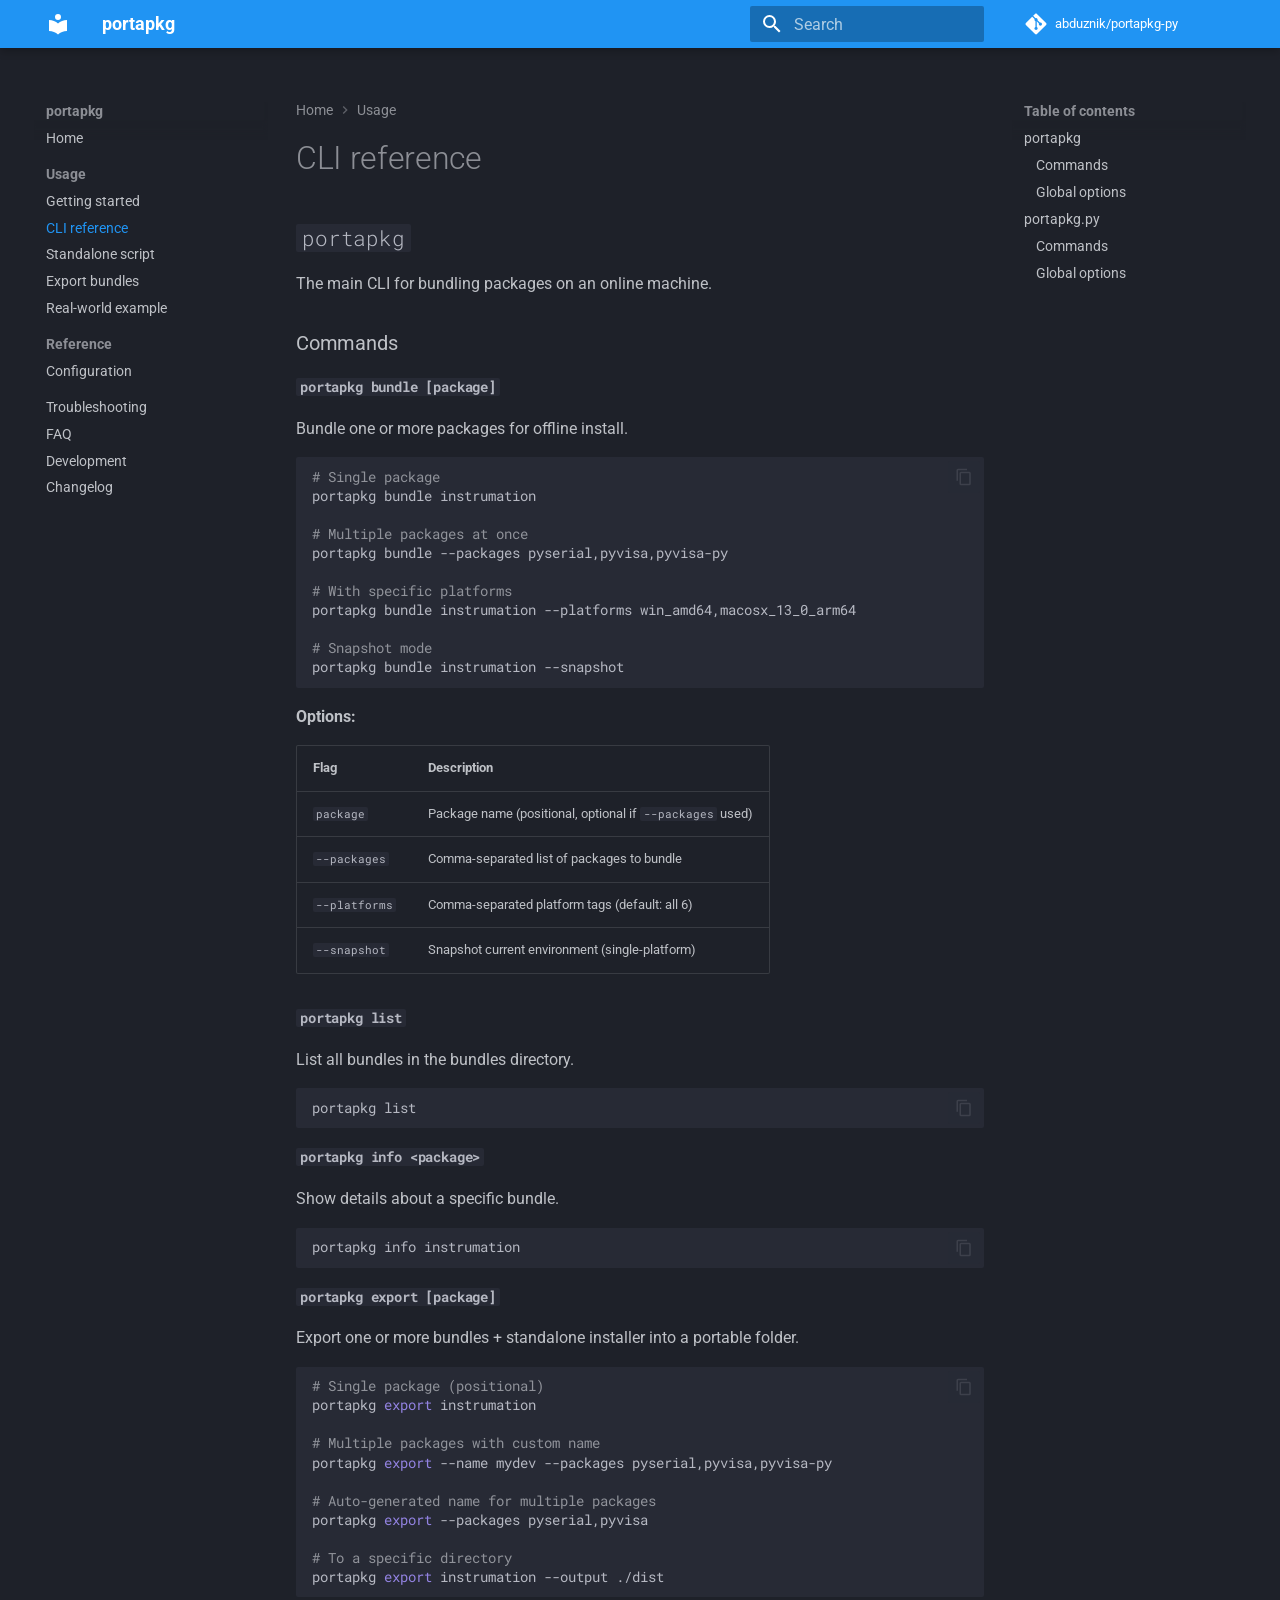
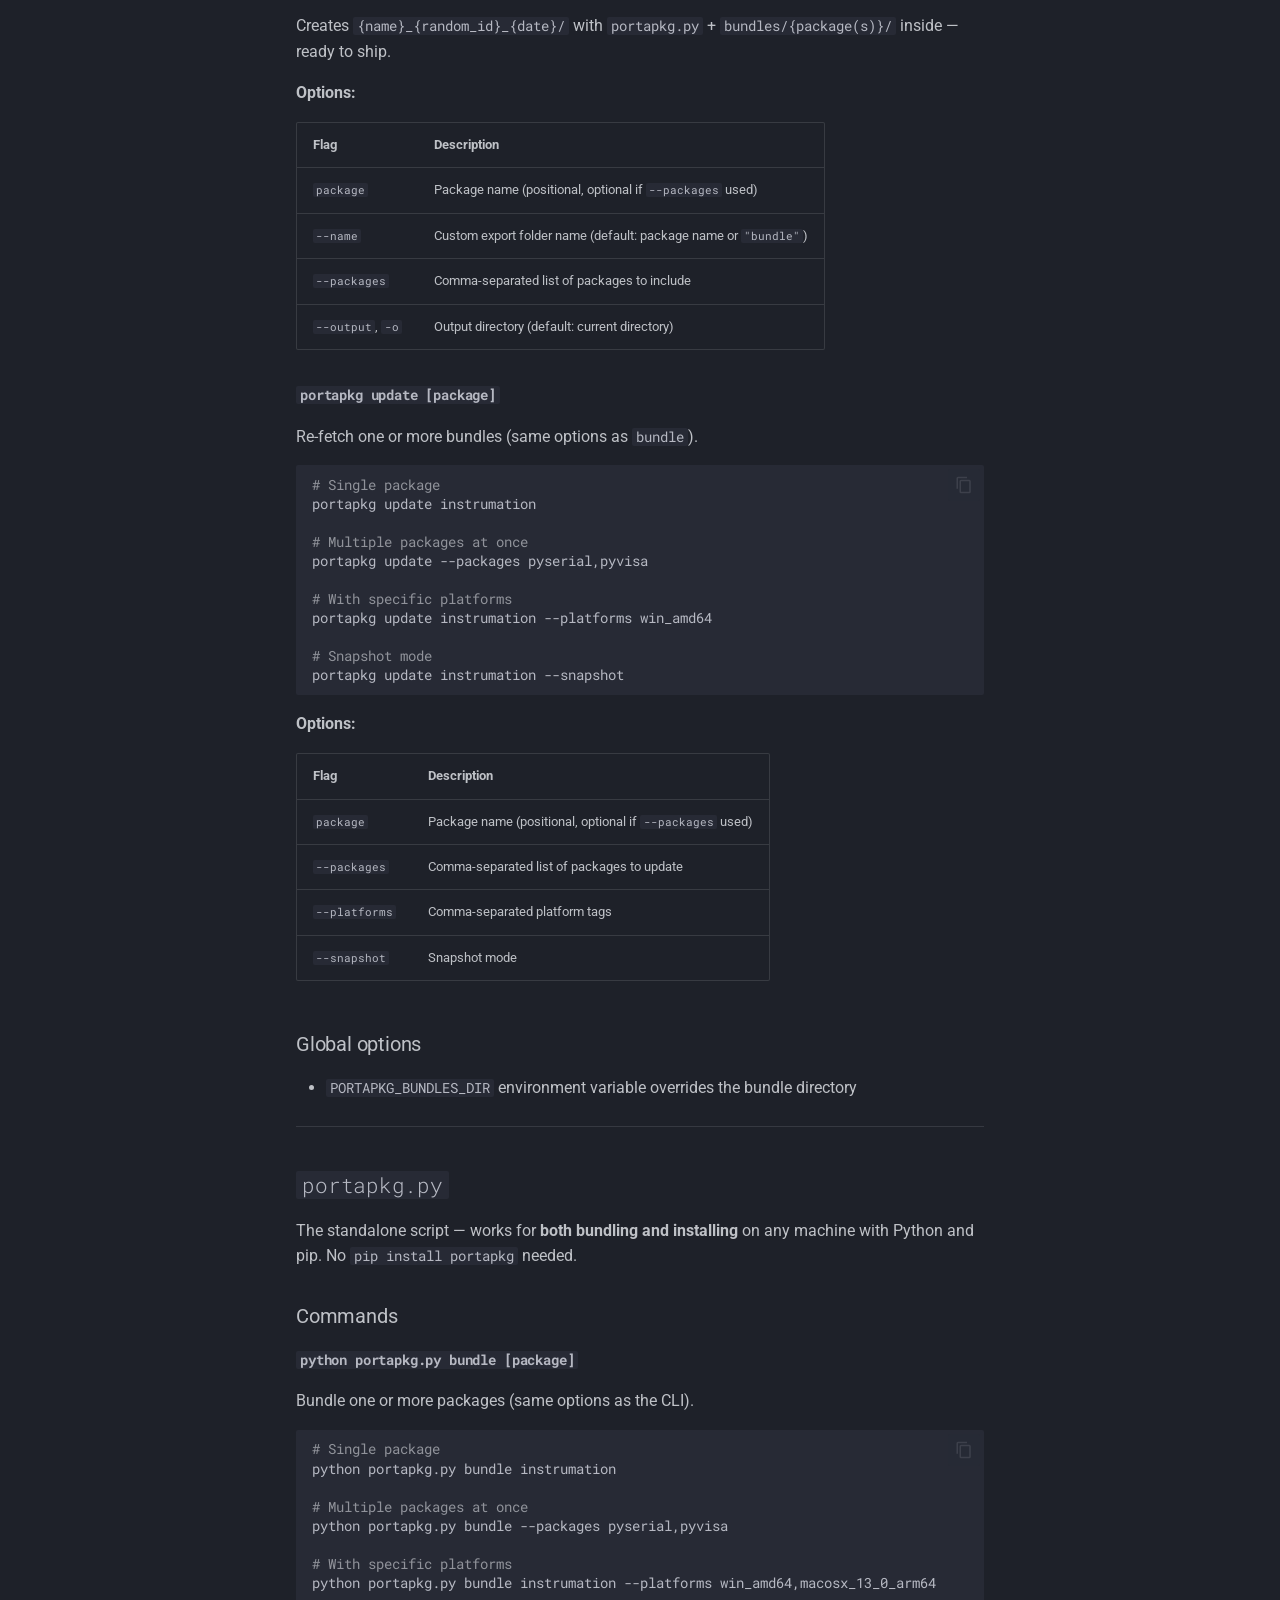
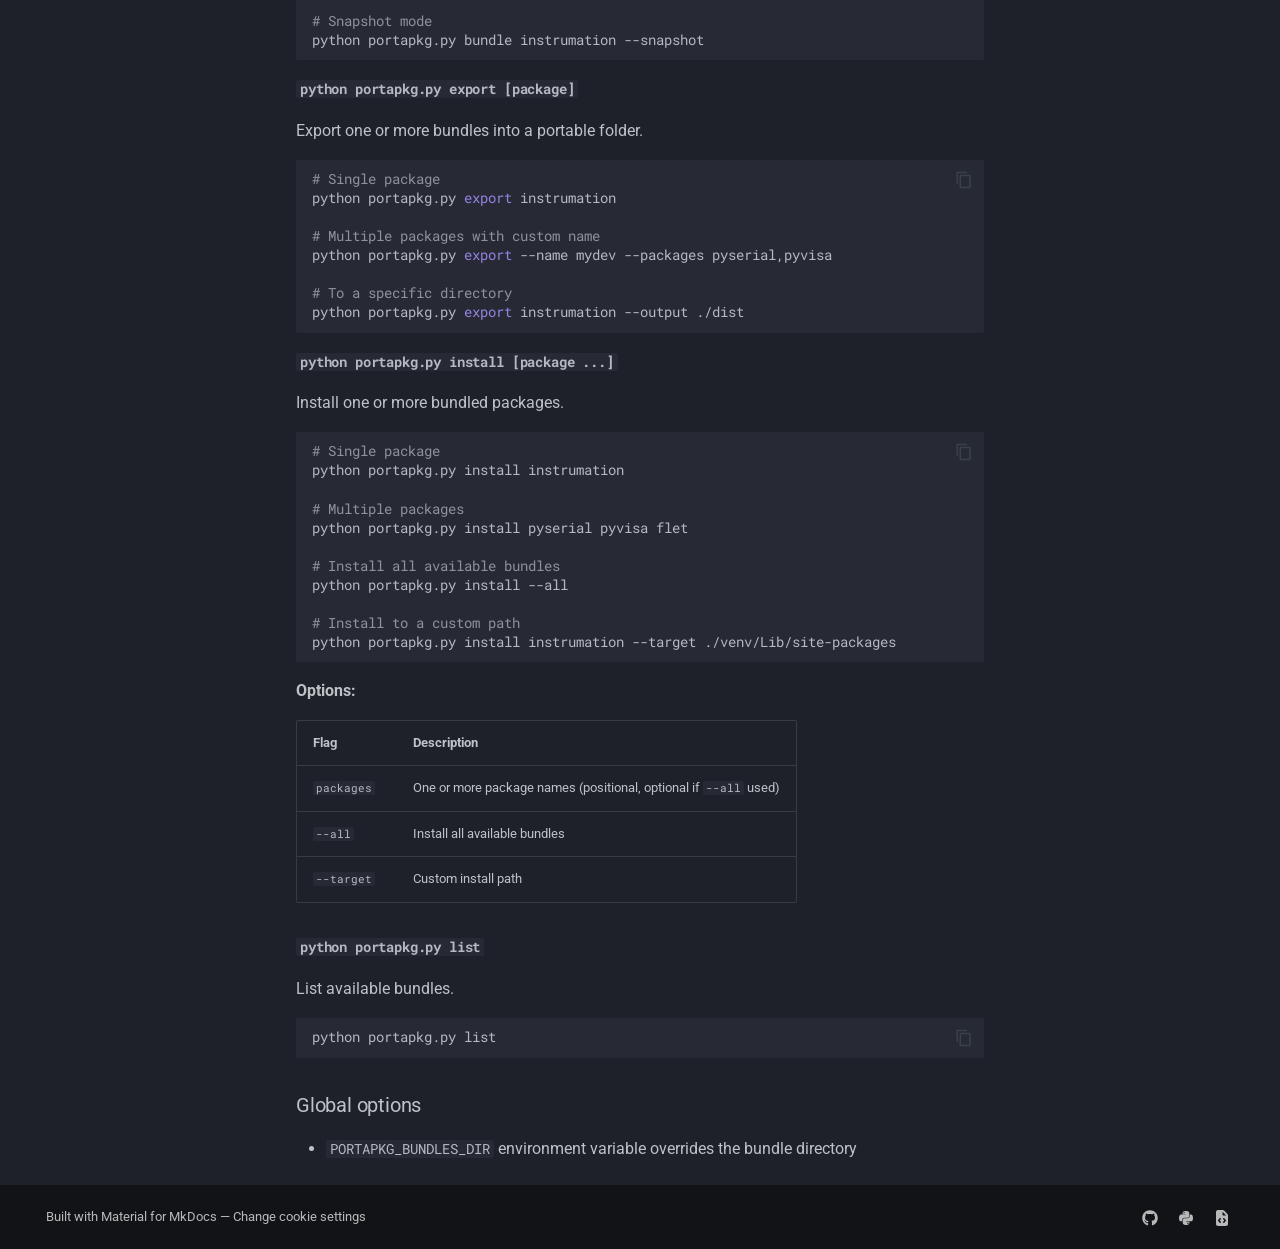
<file: site/cli/index.html>
<!doctype html>
<html lang="en" class="no-js">
  <head>
    
      <meta charset="utf-8">
      <meta name="viewport" content="width=device-width,initial-scale=1">
      
        <meta name="description" content="Portable, offline-friendly Python package bundler and installer">
      
      
      
        <link rel="canonical" href="https://abduznik.github.io/portapkg-py/cli/">
      
      
        <link rel="prev" href="../usage/">
      
      
        <link rel="next" href="../standalone/">
      
      
        
      
      
      <link rel="icon" href="../assets/images/favicon.png">
      <meta name="generator" content="mkdocs-1.6.1, mkdocs-material-9.7.6">
    
    
      
        <title>CLI reference - portapkg</title>
      
    
    
      <link rel="stylesheet" href="../assets/stylesheets/main.484c7ddc.min.css">
      
        
        <link rel="stylesheet" href="../assets/stylesheets/palette.ab4e12ef.min.css">
      
      


    
    
      
    
    
      
        
        
        <link rel="preconnect" href="https://fonts.gstatic.com" crossorigin>
        <link rel="stylesheet" href="https://fonts.googleapis.com/css?family=Roboto:300,300i,400,400i,700,700i%7CRoboto+Mono:400,400i,700,700i&display=fallback">
        <style>:root{--md-text-font:"Roboto";--md-code-font:"Roboto Mono"}</style>
      
    
    
    <script>__md_scope=new URL("..",location),__md_hash=e=>[...e].reduce(((e,_)=>(e<<5)-e+_.charCodeAt(0)),0),__md_get=(e,_=localStorage,t=__md_scope)=>JSON.parse(_.getItem(t.pathname+"."+e)),__md_set=(e,_,t=localStorage,a=__md_scope)=>{try{t.setItem(a.pathname+"."+e,JSON.stringify(_))}catch(e){}}</script>
    
      
  


  
  

<script id="__analytics">function __md_analytics(){function e(){dataLayer.push(arguments)}window.dataLayer=window.dataLayer||[],e("js",new Date),e("config",""),document.addEventListener("DOMContentLoaded",(function(){document.forms.search&&document.forms.search.query.addEventListener("blur",(function(){this.value&&e("event","search",{search_term:this.value})}));document$.subscribe((function(){var t=document.forms.feedback;if(void 0!==t)for(var a of t.querySelectorAll("[type=submit]"))a.addEventListener("click",(function(a){a.preventDefault();var n=document.location.pathname,d=this.getAttribute("data-md-value");e("event","feedback",{page:n,data:d}),t.firstElementChild.disabled=!0;var r=t.querySelector(".md-feedback__note [data-md-value='"+d+"']");r&&(r.hidden=!1)})),t.hidden=!1})),location$.subscribe((function(t){e("config","",{page_path:t.pathname})}))}));var t=document.createElement("script");t.async=!0,t.src="https://www.googletagmanager.com/gtag/js?id=",document.getElementById("__analytics").insertAdjacentElement("afterEnd",t)}</script>
  
    <script>"undefined"!=typeof __md_analytics&&__md_analytics()</script>
  

    
    
  </head>
  
  
    
    
    
    
    
    <body dir="ltr" data-md-color-scheme="slate" data-md-color-primary="blue" data-md-color-accent="light-blue">
  
    
    <input class="md-toggle" data-md-toggle="drawer" type="checkbox" id="__drawer" autocomplete="off">
    <input class="md-toggle" data-md-toggle="search" type="checkbox" id="__search" autocomplete="off">
    <label class="md-overlay" for="__drawer"></label>
    <div data-md-component="skip">
      
        
        <a href="#cli-reference" class="md-skip">
          Skip to content
        </a>
      
    </div>
    <div data-md-component="announce">
      
    </div>
    
    
      

  

<header class="md-header md-header--shadow" data-md-component="header">
  <nav class="md-header__inner md-grid" aria-label="Header">
    <a href=".." title="portapkg" class="md-header__button md-logo" aria-label="portapkg" data-md-component="logo">
      
  
  <svg xmlns="http://www.w3.org/2000/svg" viewBox="0 0 24 24"><path d="M12 8a3 3 0 0 0 3-3 3 3 0 0 0-3-3 3 3 0 0 0-3 3 3 3 0 0 0 3 3m0 3.54C9.64 9.35 6.5 8 3 8v11c3.5 0 6.64 1.35 9 3.54 2.36-2.19 5.5-3.54 9-3.54V8c-3.5 0-6.64 1.35-9 3.54"/></svg>

    </a>
    <label class="md-header__button md-icon" for="__drawer">
      
      <svg xmlns="http://www.w3.org/2000/svg" viewBox="0 0 24 24"><path d="M3 6h18v2H3zm0 5h18v2H3zm0 5h18v2H3z"/></svg>
    </label>
    <div class="md-header__title" data-md-component="header-title">
      <div class="md-header__ellipsis">
        <div class="md-header__topic">
          <span class="md-ellipsis">
            portapkg
          </span>
        </div>
        <div class="md-header__topic" data-md-component="header-topic">
          <span class="md-ellipsis">
            
              CLI reference
            
          </span>
        </div>
      </div>
    </div>
    
      
    
    
    
    
      
      
        <label class="md-header__button md-icon" for="__search">
          
          <svg xmlns="http://www.w3.org/2000/svg" viewBox="0 0 24 24"><path d="M9.5 3A6.5 6.5 0 0 1 16 9.5c0 1.61-.59 3.09-1.56 4.23l.27.27h.79l5 5-1.5 1.5-5-5v-.79l-.27-.27A6.52 6.52 0 0 1 9.5 16 6.5 6.5 0 0 1 3 9.5 6.5 6.5 0 0 1 9.5 3m0 2C7 5 5 7 5 9.5S7 14 9.5 14 14 12 14 9.5 12 5 9.5 5"/></svg>
        </label>
        <div class="md-search" data-md-component="search" role="dialog">
  <label class="md-search__overlay" for="__search"></label>
  <div class="md-search__inner" role="search">
    <form class="md-search__form" name="search">
      <input type="text" class="md-search__input" name="query" aria-label="Search" placeholder="Search" autocapitalize="off" autocorrect="off" autocomplete="off" spellcheck="false" data-md-component="search-query" required>
      <label class="md-search__icon md-icon" for="__search">
        
        <svg xmlns="http://www.w3.org/2000/svg" viewBox="0 0 24 24"><path d="M9.5 3A6.5 6.5 0 0 1 16 9.5c0 1.61-.59 3.09-1.56 4.23l.27.27h.79l5 5-1.5 1.5-5-5v-.79l-.27-.27A6.52 6.52 0 0 1 9.5 16 6.5 6.5 0 0 1 3 9.5 6.5 6.5 0 0 1 9.5 3m0 2C7 5 5 7 5 9.5S7 14 9.5 14 14 12 14 9.5 12 5 9.5 5"/></svg>
        
        <svg xmlns="http://www.w3.org/2000/svg" viewBox="0 0 24 24"><path d="M20 11v2H8l5.5 5.5-1.42 1.42L4.16 12l7.92-7.92L13.5 5.5 8 11z"/></svg>
      </label>
      <nav class="md-search__options" aria-label="Search">
        
        <button type="reset" class="md-search__icon md-icon" title="Clear" aria-label="Clear" tabindex="-1">
          
          <svg xmlns="http://www.w3.org/2000/svg" viewBox="0 0 24 24"><path d="M19 6.41 17.59 5 12 10.59 6.41 5 5 6.41 10.59 12 5 17.59 6.41 19 12 13.41 17.59 19 19 17.59 13.41 12z"/></svg>
        </button>
      </nav>
      
        <div class="md-search__suggest" data-md-component="search-suggest"></div>
      
    </form>
    <div class="md-search__output">
      <div class="md-search__scrollwrap" tabindex="0" data-md-scrollfix>
        <div class="md-search-result" data-md-component="search-result">
          <div class="md-search-result__meta">
            Initializing search
          </div>
          <ol class="md-search-result__list" role="presentation"></ol>
        </div>
      </div>
    </div>
  </div>
</div>
      
    
    
      <div class="md-header__source">
        <a href="https://github.com/abduznik/portapkg-py" title="Go to repository" class="md-source" data-md-component="source">
  <div class="md-source__icon md-icon">
    
    <svg xmlns="http://www.w3.org/2000/svg" viewBox="0 0 448 512"><!--! Font Awesome Free 7.1.0 by @fontawesome - https://fontawesome.com License - https://fontawesome.com/license/free (Icons: CC BY 4.0, Fonts: SIL OFL 1.1, Code: MIT License) Copyright 2025 Fonticons, Inc.--><path d="M439.6 236.1 244 40.5c-5.4-5.5-12.8-8.5-20.4-8.5s-15 3-20.4 8.4L162.5 81l51.5 51.5c27.1-9.1 52.7 16.8 43.4 43.7l49.7 49.7c34.2-11.8 61.2 31 35.5 56.7-26.5 26.5-70.2-2.9-56-37.3L240.3 199v121.9c25.3 12.5 22.3 41.8 9.1 55-6.4 6.4-15.2 10.1-24.3 10.1s-17.8-3.6-24.3-10.1c-17.6-17.6-11.1-46.9 11.2-56v-123c-20.8-8.5-24.6-30.7-18.6-45L142.6 101 8.5 235.1C3 240.6 0 247.9 0 255.5s3 15 8.5 20.4l195.6 195.7c5.4 5.4 12.7 8.4 20.4 8.4s15-3 20.4-8.4l194.7-194.7c5.4-5.4 8.4-12.8 8.4-20.4s-3-15-8.4-20.4"/></svg>
  </div>
  <div class="md-source__repository">
    abduznik/portapkg-py
  </div>
</a>
      </div>
    
  </nav>
  
</header>
    
    <div class="md-container" data-md-component="container">
      
      
        
          
        
      
      <main class="md-main" data-md-component="main">
        <div class="md-main__inner md-grid">
          
            
              
              <div class="md-sidebar md-sidebar--primary" data-md-component="sidebar" data-md-type="navigation" >
                <div class="md-sidebar__scrollwrap">
                  <div class="md-sidebar__inner">
                    



<nav class="md-nav md-nav--primary" aria-label="Navigation" data-md-level="0">
  <label class="md-nav__title" for="__drawer">
    <a href=".." title="portapkg" class="md-nav__button md-logo" aria-label="portapkg" data-md-component="logo">
      
  
  <svg xmlns="http://www.w3.org/2000/svg" viewBox="0 0 24 24"><path d="M12 8a3 3 0 0 0 3-3 3 3 0 0 0-3-3 3 3 0 0 0-3 3 3 3 0 0 0 3 3m0 3.54C9.64 9.35 6.5 8 3 8v11c3.5 0 6.64 1.35 9 3.54 2.36-2.19 5.5-3.54 9-3.54V8c-3.5 0-6.64 1.35-9 3.54"/></svg>

    </a>
    portapkg
  </label>
  
    <div class="md-nav__source">
      <a href="https://github.com/abduznik/portapkg-py" title="Go to repository" class="md-source" data-md-component="source">
  <div class="md-source__icon md-icon">
    
    <svg xmlns="http://www.w3.org/2000/svg" viewBox="0 0 448 512"><!--! Font Awesome Free 7.1.0 by @fontawesome - https://fontawesome.com License - https://fontawesome.com/license/free (Icons: CC BY 4.0, Fonts: SIL OFL 1.1, Code: MIT License) Copyright 2025 Fonticons, Inc.--><path d="M439.6 236.1 244 40.5c-5.4-5.5-12.8-8.5-20.4-8.5s-15 3-20.4 8.4L162.5 81l51.5 51.5c27.1-9.1 52.7 16.8 43.4 43.7l49.7 49.7c34.2-11.8 61.2 31 35.5 56.7-26.5 26.5-70.2-2.9-56-37.3L240.3 199v121.9c25.3 12.5 22.3 41.8 9.1 55-6.4 6.4-15.2 10.1-24.3 10.1s-17.8-3.6-24.3-10.1c-17.6-17.6-11.1-46.9 11.2-56v-123c-20.8-8.5-24.6-30.7-18.6-45L142.6 101 8.5 235.1C3 240.6 0 247.9 0 255.5s3 15 8.5 20.4l195.6 195.7c5.4 5.4 12.7 8.4 20.4 8.4s15-3 20.4-8.4l194.7-194.7c5.4-5.4 8.4-12.8 8.4-20.4s-3-15-8.4-20.4"/></svg>
  </div>
  <div class="md-source__repository">
    abduznik/portapkg-py
  </div>
</a>
    </div>
  
  <ul class="md-nav__list" data-md-scrollfix>
    
      
      
  
  
  
  
    <li class="md-nav__item">
      <a href=".." class="md-nav__link">
        
  
  
  <span class="md-ellipsis">
    
  
    Home
  

    
  </span>
  
  

      </a>
    </li>
  

    
      
      
  
  
    
  
  
  
    
    
      
        
      
        
      
        
      
        
      
        
      
    
    
    
      
        
        
      
    
    
    <li class="md-nav__item md-nav__item--active md-nav__item--section md-nav__item--nested">
      
        
        
        <input class="md-nav__toggle md-toggle " type="checkbox" id="__nav_2" checked>
        
          
          <label class="md-nav__link" for="__nav_2" id="__nav_2_label" tabindex="">
            
  
  
  <span class="md-ellipsis">
    
  
    Usage
  

    
  </span>
  
  

            <span class="md-nav__icon md-icon"></span>
          </label>
        
        <nav class="md-nav" data-md-level="1" aria-labelledby="__nav_2_label" aria-expanded="true">
          <label class="md-nav__title" for="__nav_2">
            <span class="md-nav__icon md-icon"></span>
            
  
    Usage
  

          </label>
          <ul class="md-nav__list" data-md-scrollfix>
            
              
                
  
  
  
  
    <li class="md-nav__item">
      <a href="../usage/" class="md-nav__link">
        
  
  
  <span class="md-ellipsis">
    
  
    Getting started
  

    
  </span>
  
  

      </a>
    </li>
  

              
            
              
                
  
  
    
  
  
  
    <li class="md-nav__item md-nav__item--active">
      
      <input class="md-nav__toggle md-toggle" type="checkbox" id="__toc">
      
      
        
      
      
        <label class="md-nav__link md-nav__link--active" for="__toc">
          
  
  
  <span class="md-ellipsis">
    
  
    CLI reference
  

    
  </span>
  
  

          <span class="md-nav__icon md-icon"></span>
        </label>
      
      <a href="./" class="md-nav__link md-nav__link--active">
        
  
  
  <span class="md-ellipsis">
    
  
    CLI reference
  

    
  </span>
  
  

      </a>
      
        

<nav class="md-nav md-nav--secondary" aria-label="Table of contents">
  
  
  
    
  
  
    <label class="md-nav__title" for="__toc">
      <span class="md-nav__icon md-icon"></span>
      Table of contents
    </label>
    <ul class="md-nav__list" data-md-component="toc" data-md-scrollfix>
      
        <li class="md-nav__item">
  <a href="#portapkg" class="md-nav__link">
    <span class="md-ellipsis">
      
        portapkg
      
    </span>
  </a>
  
    <nav class="md-nav" aria-label="portapkg">
      <ul class="md-nav__list">
        
          <li class="md-nav__item">
  <a href="#commands" class="md-nav__link">
    <span class="md-ellipsis">
      
        Commands
      
    </span>
  </a>
  
</li>
        
          <li class="md-nav__item">
  <a href="#global-options" class="md-nav__link">
    <span class="md-ellipsis">
      
        Global options
      
    </span>
  </a>
  
</li>
        
      </ul>
    </nav>
  
</li>
      
        <li class="md-nav__item">
  <a href="#portapkgpy" class="md-nav__link">
    <span class="md-ellipsis">
      
        portapkg.py
      
    </span>
  </a>
  
    <nav class="md-nav" aria-label="portapkg.py">
      <ul class="md-nav__list">
        
          <li class="md-nav__item">
  <a href="#commands_1" class="md-nav__link">
    <span class="md-ellipsis">
      
        Commands
      
    </span>
  </a>
  
</li>
        
          <li class="md-nav__item">
  <a href="#global-options_1" class="md-nav__link">
    <span class="md-ellipsis">
      
        Global options
      
    </span>
  </a>
  
</li>
        
      </ul>
    </nav>
  
</li>
      
    </ul>
  
</nav>
      
    </li>
  

              
            
              
                
  
  
  
  
    <li class="md-nav__item">
      <a href="../standalone/" class="md-nav__link">
        
  
  
  <span class="md-ellipsis">
    
  
    Standalone script
  

    
  </span>
  
  

      </a>
    </li>
  

              
            
              
                
  
  
  
  
    <li class="md-nav__item">
      <a href="../export/" class="md-nav__link">
        
  
  
  <span class="md-ellipsis">
    
  
    Export bundles
  

    
  </span>
  
  

      </a>
    </li>
  

              
            
              
                
  
  
  
  
    <li class="md-nav__item">
      <a href="../realworld/" class="md-nav__link">
        
  
  
  <span class="md-ellipsis">
    
  
    Real-world example
  

    
  </span>
  
  

      </a>
    </li>
  

              
            
          </ul>
        </nav>
      
    </li>
  

    
      
      
  
  
  
  
    
    
      
        
      
    
    
    
      
        
        
      
    
    
    <li class="md-nav__item md-nav__item--section md-nav__item--nested">
      
        
        
        <input class="md-nav__toggle md-toggle " type="checkbox" id="__nav_3" >
        
          
          <label class="md-nav__link" for="__nav_3" id="__nav_3_label" tabindex="">
            
  
  
  <span class="md-ellipsis">
    
  
    Reference
  

    
  </span>
  
  

            <span class="md-nav__icon md-icon"></span>
          </label>
        
        <nav class="md-nav" data-md-level="1" aria-labelledby="__nav_3_label" aria-expanded="false">
          <label class="md-nav__title" for="__nav_3">
            <span class="md-nav__icon md-icon"></span>
            
  
    Reference
  

          </label>
          <ul class="md-nav__list" data-md-scrollfix>
            
              
                
  
  
  
  
    <li class="md-nav__item">
      <a href="../configuration/" class="md-nav__link">
        
  
  
  <span class="md-ellipsis">
    
  
    Configuration
  

    
  </span>
  
  

      </a>
    </li>
  

              
            
          </ul>
        </nav>
      
    </li>
  

    
      
      
  
  
  
  
    <li class="md-nav__item">
      <a href="../troubleshooting/" class="md-nav__link">
        
  
  
  <span class="md-ellipsis">
    
  
    Troubleshooting
  

    
  </span>
  
  

      </a>
    </li>
  

    
      
      
  
  
  
  
    <li class="md-nav__item">
      <a href="../faq/" class="md-nav__link">
        
  
  
  <span class="md-ellipsis">
    
  
    FAQ
  

    
  </span>
  
  

      </a>
    </li>
  

    
      
      
  
  
  
  
    <li class="md-nav__item">
      <a href="../development/" class="md-nav__link">
        
  
  
  <span class="md-ellipsis">
    
  
    Development
  

    
  </span>
  
  

      </a>
    </li>
  

    
      
      
  
  
  
  
    <li class="md-nav__item">
      <a href="../changelog/" class="md-nav__link">
        
  
  
  <span class="md-ellipsis">
    
  
    Changelog
  

    
  </span>
  
  

      </a>
    </li>
  

    
  </ul>
</nav>
                  </div>
                </div>
              </div>
            
            
              
              <div class="md-sidebar md-sidebar--secondary" data-md-component="sidebar" data-md-type="toc" >
                <div class="md-sidebar__scrollwrap">
                  <div class="md-sidebar__inner">
                    

<nav class="md-nav md-nav--secondary" aria-label="Table of contents">
  
  
  
    
  
  
    <label class="md-nav__title" for="__toc">
      <span class="md-nav__icon md-icon"></span>
      Table of contents
    </label>
    <ul class="md-nav__list" data-md-component="toc" data-md-scrollfix>
      
        <li class="md-nav__item">
  <a href="#portapkg" class="md-nav__link">
    <span class="md-ellipsis">
      
        portapkg
      
    </span>
  </a>
  
    <nav class="md-nav" aria-label="portapkg">
      <ul class="md-nav__list">
        
          <li class="md-nav__item">
  <a href="#commands" class="md-nav__link">
    <span class="md-ellipsis">
      
        Commands
      
    </span>
  </a>
  
</li>
        
          <li class="md-nav__item">
  <a href="#global-options" class="md-nav__link">
    <span class="md-ellipsis">
      
        Global options
      
    </span>
  </a>
  
</li>
        
      </ul>
    </nav>
  
</li>
      
        <li class="md-nav__item">
  <a href="#portapkgpy" class="md-nav__link">
    <span class="md-ellipsis">
      
        portapkg.py
      
    </span>
  </a>
  
    <nav class="md-nav" aria-label="portapkg.py">
      <ul class="md-nav__list">
        
          <li class="md-nav__item">
  <a href="#commands_1" class="md-nav__link">
    <span class="md-ellipsis">
      
        Commands
      
    </span>
  </a>
  
</li>
        
          <li class="md-nav__item">
  <a href="#global-options_1" class="md-nav__link">
    <span class="md-ellipsis">
      
        Global options
      
    </span>
  </a>
  
</li>
        
      </ul>
    </nav>
  
</li>
      
    </ul>
  
</nav>
                  </div>
                </div>
              </div>
            
          
          
            <div class="md-content" data-md-component="content">
              
                



  


  <nav class="md-path" aria-label="Navigation" >
    <ol class="md-path__list">
      
        
  
  
    <li class="md-path__item">
      <a href=".." class="md-path__link">
        
  <span class="md-ellipsis">
    Home
  </span>

      </a>
    </li>
  

      
      
        
  
  
    
    
      <li class="md-path__item">
        <a href="../usage/" class="md-path__link">
          
  <span class="md-ellipsis">
    Usage
  </span>

        </a>
      </li>
    
  

      
    </ol>
  </nav>

              
              <article class="md-content__inner md-typeset">
                
                  


  
  


<h1 id="cli-reference">CLI reference<a class="headerlink" href="#cli-reference" title="Permanent link">&para;</a></h1>
<h2 id="portapkg"><code>portapkg</code><a class="headerlink" href="#portapkg" title="Permanent link">&para;</a></h2>
<p>The main CLI for bundling packages on an online machine.</p>
<h3 id="commands">Commands<a class="headerlink" href="#commands" title="Permanent link">&para;</a></h3>
<h4 id="portapkg-bundle-package"><code>portapkg bundle [package]</code><a class="headerlink" href="#portapkg-bundle-package" title="Permanent link">&para;</a></h4>
<p>Bundle one or more packages for offline install.</p>
<div class="highlight"><pre><span></span><code><a id="__codelineno-0-1" name="__codelineno-0-1" href="#__codelineno-0-1"></a><span class="c1"># Single package</span>
<a id="__codelineno-0-2" name="__codelineno-0-2" href="#__codelineno-0-2"></a>portapkg<span class="w"> </span>bundle<span class="w"> </span>instrumation
<a id="__codelineno-0-3" name="__codelineno-0-3" href="#__codelineno-0-3"></a>
<a id="__codelineno-0-4" name="__codelineno-0-4" href="#__codelineno-0-4"></a><span class="c1"># Multiple packages at once</span>
<a id="__codelineno-0-5" name="__codelineno-0-5" href="#__codelineno-0-5"></a>portapkg<span class="w"> </span>bundle<span class="w"> </span>--packages<span class="w"> </span>pyserial,pyvisa,pyvisa-py
<a id="__codelineno-0-6" name="__codelineno-0-6" href="#__codelineno-0-6"></a>
<a id="__codelineno-0-7" name="__codelineno-0-7" href="#__codelineno-0-7"></a><span class="c1"># With specific platforms</span>
<a id="__codelineno-0-8" name="__codelineno-0-8" href="#__codelineno-0-8"></a>portapkg<span class="w"> </span>bundle<span class="w"> </span>instrumation<span class="w"> </span>--platforms<span class="w"> </span>win_amd64,macosx_13_0_arm64
<a id="__codelineno-0-9" name="__codelineno-0-9" href="#__codelineno-0-9"></a>
<a id="__codelineno-0-10" name="__codelineno-0-10" href="#__codelineno-0-10"></a><span class="c1"># Snapshot mode</span>
<a id="__codelineno-0-11" name="__codelineno-0-11" href="#__codelineno-0-11"></a>portapkg<span class="w"> </span>bundle<span class="w"> </span>instrumation<span class="w"> </span>--snapshot
</code></pre></div>
<p><strong>Options:</strong></p>
<table>
<thead>
<tr>
<th>Flag</th>
<th>Description</th>
</tr>
</thead>
<tbody>
<tr>
<td><code>package</code></td>
<td>Package name (positional, optional if <code>--packages</code> used)</td>
</tr>
<tr>
<td><code>--packages</code></td>
<td>Comma-separated list of packages to bundle</td>
</tr>
<tr>
<td><code>--platforms</code></td>
<td>Comma-separated platform tags (default: all 6)</td>
</tr>
<tr>
<td><code>--snapshot</code></td>
<td>Snapshot current environment (single-platform)</td>
</tr>
</tbody>
</table>
<h4 id="portapkg-list"><code>portapkg list</code><a class="headerlink" href="#portapkg-list" title="Permanent link">&para;</a></h4>
<p>List all bundles in the bundles directory.</p>
<div class="highlight"><pre><span></span><code><a id="__codelineno-1-1" name="__codelineno-1-1" href="#__codelineno-1-1"></a>portapkg<span class="w"> </span>list
</code></pre></div>
<h4 id="portapkg-info-package"><code>portapkg info &lt;package&gt;</code><a class="headerlink" href="#portapkg-info-package" title="Permanent link">&para;</a></h4>
<p>Show details about a specific bundle.</p>
<div class="highlight"><pre><span></span><code><a id="__codelineno-2-1" name="__codelineno-2-1" href="#__codelineno-2-1"></a>portapkg<span class="w"> </span>info<span class="w"> </span>instrumation
</code></pre></div>
<h4 id="portapkg-export-package"><code>portapkg export [package]</code><a class="headerlink" href="#portapkg-export-package" title="Permanent link">&para;</a></h4>
<p>Export one or more bundles + standalone installer into a portable folder.</p>
<div class="highlight"><pre><span></span><code><a id="__codelineno-3-1" name="__codelineno-3-1" href="#__codelineno-3-1"></a><span class="c1"># Single package (positional)</span>
<a id="__codelineno-3-2" name="__codelineno-3-2" href="#__codelineno-3-2"></a>portapkg<span class="w"> </span><span class="nb">export</span><span class="w"> </span>instrumation
<a id="__codelineno-3-3" name="__codelineno-3-3" href="#__codelineno-3-3"></a>
<a id="__codelineno-3-4" name="__codelineno-3-4" href="#__codelineno-3-4"></a><span class="c1"># Multiple packages with custom name</span>
<a id="__codelineno-3-5" name="__codelineno-3-5" href="#__codelineno-3-5"></a>portapkg<span class="w"> </span><span class="nb">export</span><span class="w"> </span>--name<span class="w"> </span>mydev<span class="w"> </span>--packages<span class="w"> </span>pyserial,pyvisa,pyvisa-py
<a id="__codelineno-3-6" name="__codelineno-3-6" href="#__codelineno-3-6"></a>
<a id="__codelineno-3-7" name="__codelineno-3-7" href="#__codelineno-3-7"></a><span class="c1"># Auto-generated name for multiple packages</span>
<a id="__codelineno-3-8" name="__codelineno-3-8" href="#__codelineno-3-8"></a>portapkg<span class="w"> </span><span class="nb">export</span><span class="w"> </span>--packages<span class="w"> </span>pyserial,pyvisa
<a id="__codelineno-3-9" name="__codelineno-3-9" href="#__codelineno-3-9"></a>
<a id="__codelineno-3-10" name="__codelineno-3-10" href="#__codelineno-3-10"></a><span class="c1"># To a specific directory</span>
<a id="__codelineno-3-11" name="__codelineno-3-11" href="#__codelineno-3-11"></a>portapkg<span class="w"> </span><span class="nb">export</span><span class="w"> </span>instrumation<span class="w"> </span>--output<span class="w"> </span>./dist
</code></pre></div>
<p>Creates <code>{name}_{random_id}_{date}/</code> with <code>portapkg.py</code> + <code>bundles/{package(s)}/</code>
inside — ready to ship.</p>
<p><strong>Options:</strong></p>
<table>
<thead>
<tr>
<th>Flag</th>
<th>Description</th>
</tr>
</thead>
<tbody>
<tr>
<td><code>package</code></td>
<td>Package name (positional, optional if <code>--packages</code> used)</td>
</tr>
<tr>
<td><code>--name</code></td>
<td>Custom export folder name (default: package name or <code>"bundle"</code>)</td>
</tr>
<tr>
<td><code>--packages</code></td>
<td>Comma-separated list of packages to include</td>
</tr>
<tr>
<td><code>--output</code>, <code>-o</code></td>
<td>Output directory (default: current directory)</td>
</tr>
</tbody>
</table>
<h4 id="portapkg-update-package"><code>portapkg update [package]</code><a class="headerlink" href="#portapkg-update-package" title="Permanent link">&para;</a></h4>
<p>Re-fetch one or more bundles (same options as <code>bundle</code>).</p>
<div class="highlight"><pre><span></span><code><a id="__codelineno-4-1" name="__codelineno-4-1" href="#__codelineno-4-1"></a><span class="c1"># Single package</span>
<a id="__codelineno-4-2" name="__codelineno-4-2" href="#__codelineno-4-2"></a>portapkg<span class="w"> </span>update<span class="w"> </span>instrumation
<a id="__codelineno-4-3" name="__codelineno-4-3" href="#__codelineno-4-3"></a>
<a id="__codelineno-4-4" name="__codelineno-4-4" href="#__codelineno-4-4"></a><span class="c1"># Multiple packages at once</span>
<a id="__codelineno-4-5" name="__codelineno-4-5" href="#__codelineno-4-5"></a>portapkg<span class="w"> </span>update<span class="w"> </span>--packages<span class="w"> </span>pyserial,pyvisa
<a id="__codelineno-4-6" name="__codelineno-4-6" href="#__codelineno-4-6"></a>
<a id="__codelineno-4-7" name="__codelineno-4-7" href="#__codelineno-4-7"></a><span class="c1"># With specific platforms</span>
<a id="__codelineno-4-8" name="__codelineno-4-8" href="#__codelineno-4-8"></a>portapkg<span class="w"> </span>update<span class="w"> </span>instrumation<span class="w"> </span>--platforms<span class="w"> </span>win_amd64
<a id="__codelineno-4-9" name="__codelineno-4-9" href="#__codelineno-4-9"></a>
<a id="__codelineno-4-10" name="__codelineno-4-10" href="#__codelineno-4-10"></a><span class="c1"># Snapshot mode</span>
<a id="__codelineno-4-11" name="__codelineno-4-11" href="#__codelineno-4-11"></a>portapkg<span class="w"> </span>update<span class="w"> </span>instrumation<span class="w"> </span>--snapshot
</code></pre></div>
<p><strong>Options:</strong></p>
<table>
<thead>
<tr>
<th>Flag</th>
<th>Description</th>
</tr>
</thead>
<tbody>
<tr>
<td><code>package</code></td>
<td>Package name (positional, optional if <code>--packages</code> used)</td>
</tr>
<tr>
<td><code>--packages</code></td>
<td>Comma-separated list of packages to update</td>
</tr>
<tr>
<td><code>--platforms</code></td>
<td>Comma-separated platform tags</td>
</tr>
<tr>
<td><code>--snapshot</code></td>
<td>Snapshot mode</td>
</tr>
</tbody>
</table>
<h3 id="global-options">Global options<a class="headerlink" href="#global-options" title="Permanent link">&para;</a></h3>
<ul>
<li><code>PORTAPKG_BUNDLES_DIR</code> environment variable overrides the bundle directory</li>
</ul>
<hr />
<h2 id="portapkgpy"><code>portapkg.py</code><a class="headerlink" href="#portapkgpy" title="Permanent link">&para;</a></h2>
<p>The standalone script — works for <strong>both bundling and installing</strong> on any
machine with Python and pip. No <code>pip install portapkg</code> needed.</p>
<h3 id="commands_1">Commands<a class="headerlink" href="#commands_1" title="Permanent link">&para;</a></h3>
<h4 id="python-portapkgpy-bundle-package"><code>python portapkg.py bundle [package]</code><a class="headerlink" href="#python-portapkgpy-bundle-package" title="Permanent link">&para;</a></h4>
<p>Bundle one or more packages (same options as the CLI).</p>
<div class="highlight"><pre><span></span><code><a id="__codelineno-5-1" name="__codelineno-5-1" href="#__codelineno-5-1"></a><span class="c1"># Single package</span>
<a id="__codelineno-5-2" name="__codelineno-5-2" href="#__codelineno-5-2"></a>python<span class="w"> </span>portapkg.py<span class="w"> </span>bundle<span class="w"> </span>instrumation
<a id="__codelineno-5-3" name="__codelineno-5-3" href="#__codelineno-5-3"></a>
<a id="__codelineno-5-4" name="__codelineno-5-4" href="#__codelineno-5-4"></a><span class="c1"># Multiple packages at once</span>
<a id="__codelineno-5-5" name="__codelineno-5-5" href="#__codelineno-5-5"></a>python<span class="w"> </span>portapkg.py<span class="w"> </span>bundle<span class="w"> </span>--packages<span class="w"> </span>pyserial,pyvisa
<a id="__codelineno-5-6" name="__codelineno-5-6" href="#__codelineno-5-6"></a>
<a id="__codelineno-5-7" name="__codelineno-5-7" href="#__codelineno-5-7"></a><span class="c1"># With specific platforms</span>
<a id="__codelineno-5-8" name="__codelineno-5-8" href="#__codelineno-5-8"></a>python<span class="w"> </span>portapkg.py<span class="w"> </span>bundle<span class="w"> </span>instrumation<span class="w"> </span>--platforms<span class="w"> </span>win_amd64,macosx_13_0_arm64
<a id="__codelineno-5-9" name="__codelineno-5-9" href="#__codelineno-5-9"></a>
<a id="__codelineno-5-10" name="__codelineno-5-10" href="#__codelineno-5-10"></a><span class="c1"># Snapshot mode</span>
<a id="__codelineno-5-11" name="__codelineno-5-11" href="#__codelineno-5-11"></a>python<span class="w"> </span>portapkg.py<span class="w"> </span>bundle<span class="w"> </span>instrumation<span class="w"> </span>--snapshot
</code></pre></div>
<h4 id="python-portapkgpy-export-package"><code>python portapkg.py export [package]</code><a class="headerlink" href="#python-portapkgpy-export-package" title="Permanent link">&para;</a></h4>
<p>Export one or more bundles into a portable folder.</p>
<div class="highlight"><pre><span></span><code><a id="__codelineno-6-1" name="__codelineno-6-1" href="#__codelineno-6-1"></a><span class="c1"># Single package</span>
<a id="__codelineno-6-2" name="__codelineno-6-2" href="#__codelineno-6-2"></a>python<span class="w"> </span>portapkg.py<span class="w"> </span><span class="nb">export</span><span class="w"> </span>instrumation
<a id="__codelineno-6-3" name="__codelineno-6-3" href="#__codelineno-6-3"></a>
<a id="__codelineno-6-4" name="__codelineno-6-4" href="#__codelineno-6-4"></a><span class="c1"># Multiple packages with custom name</span>
<a id="__codelineno-6-5" name="__codelineno-6-5" href="#__codelineno-6-5"></a>python<span class="w"> </span>portapkg.py<span class="w"> </span><span class="nb">export</span><span class="w"> </span>--name<span class="w"> </span>mydev<span class="w"> </span>--packages<span class="w"> </span>pyserial,pyvisa
<a id="__codelineno-6-6" name="__codelineno-6-6" href="#__codelineno-6-6"></a>
<a id="__codelineno-6-7" name="__codelineno-6-7" href="#__codelineno-6-7"></a><span class="c1"># To a specific directory</span>
<a id="__codelineno-6-8" name="__codelineno-6-8" href="#__codelineno-6-8"></a>python<span class="w"> </span>portapkg.py<span class="w"> </span><span class="nb">export</span><span class="w"> </span>instrumation<span class="w"> </span>--output<span class="w"> </span>./dist
</code></pre></div>
<h4 id="python-portapkgpy-install-package"><code>python portapkg.py install [package ...]</code><a class="headerlink" href="#python-portapkgpy-install-package" title="Permanent link">&para;</a></h4>
<p>Install one or more bundled packages.</p>
<div class="highlight"><pre><span></span><code><a id="__codelineno-7-1" name="__codelineno-7-1" href="#__codelineno-7-1"></a><span class="c1"># Single package</span>
<a id="__codelineno-7-2" name="__codelineno-7-2" href="#__codelineno-7-2"></a>python<span class="w"> </span>portapkg.py<span class="w"> </span>install<span class="w"> </span>instrumation
<a id="__codelineno-7-3" name="__codelineno-7-3" href="#__codelineno-7-3"></a>
<a id="__codelineno-7-4" name="__codelineno-7-4" href="#__codelineno-7-4"></a><span class="c1"># Multiple packages</span>
<a id="__codelineno-7-5" name="__codelineno-7-5" href="#__codelineno-7-5"></a>python<span class="w"> </span>portapkg.py<span class="w"> </span>install<span class="w"> </span>pyserial<span class="w"> </span>pyvisa<span class="w"> </span>flet
<a id="__codelineno-7-6" name="__codelineno-7-6" href="#__codelineno-7-6"></a>
<a id="__codelineno-7-7" name="__codelineno-7-7" href="#__codelineno-7-7"></a><span class="c1"># Install all available bundles</span>
<a id="__codelineno-7-8" name="__codelineno-7-8" href="#__codelineno-7-8"></a>python<span class="w"> </span>portapkg.py<span class="w"> </span>install<span class="w"> </span>--all
<a id="__codelineno-7-9" name="__codelineno-7-9" href="#__codelineno-7-9"></a>
<a id="__codelineno-7-10" name="__codelineno-7-10" href="#__codelineno-7-10"></a><span class="c1"># Install to a custom path</span>
<a id="__codelineno-7-11" name="__codelineno-7-11" href="#__codelineno-7-11"></a>python<span class="w"> </span>portapkg.py<span class="w"> </span>install<span class="w"> </span>instrumation<span class="w"> </span>--target<span class="w"> </span>./venv/Lib/site-packages
</code></pre></div>
<p><strong>Options:</strong></p>
<table>
<thead>
<tr>
<th>Flag</th>
<th>Description</th>
</tr>
</thead>
<tbody>
<tr>
<td><code>packages</code></td>
<td>One or more package names (positional, optional if <code>--all</code> used)</td>
</tr>
<tr>
<td><code>--all</code></td>
<td>Install all available bundles</td>
</tr>
<tr>
<td><code>--target</code></td>
<td>Custom install path</td>
</tr>
</tbody>
</table>
<h4 id="python-portapkgpy-list"><code>python portapkg.py list</code><a class="headerlink" href="#python-portapkgpy-list" title="Permanent link">&para;</a></h4>
<p>List available bundles.</p>
<div class="highlight"><pre><span></span><code><a id="__codelineno-8-1" name="__codelineno-8-1" href="#__codelineno-8-1"></a>python<span class="w"> </span>portapkg.py<span class="w"> </span>list
</code></pre></div>
<h3 id="global-options_1">Global options<a class="headerlink" href="#global-options_1" title="Permanent link">&para;</a></h3>
<ul>
<li><code>PORTAPKG_BUNDLES_DIR</code> environment variable overrides the bundle directory</li>
</ul>









  




                
              </article>
            </div>
          
          
  <script>var tabs=__md_get("__tabs");if(Array.isArray(tabs))e:for(var set of document.querySelectorAll(".tabbed-set")){var labels=set.querySelector(".tabbed-labels");for(var tab of tabs)for(var label of labels.getElementsByTagName("label"))if(label.innerText.trim()===tab){var input=document.getElementById(label.htmlFor);input.checked=!0;continue e}}</script>

<script>var target=document.getElementById(location.hash.slice(1));target&&target.name&&(target.checked=target.name.startsWith("__tabbed_"))</script>
        </div>
        
          <button type="button" class="md-top md-icon" data-md-component="top" hidden>
  
  <svg xmlns="http://www.w3.org/2000/svg" viewBox="0 0 24 24"><path d="M13 20h-2V8l-5.5 5.5-1.42-1.42L12 4.16l7.92 7.92-1.42 1.42L13 8z"/></svg>
  Back to top
</button>
        
      </main>
      
        <footer class="md-footer">
  
  <div class="md-footer-meta md-typeset">
    <div class="md-footer-meta__inner md-grid">
      <div class="md-copyright">
  
    <div class="md-copyright__highlight">
      Built with <a href="https://squidfunk.github.io/mkdocs-material/" target="_blank">Material for MkDocs</a> &mdash;
<a href="#__consent">Change cookie settings</a>

    </div>
  
  
</div>
      
        
<div class="md-social">
  
    
    
    
    
      
      
    
    <a href="https://github.com/abduznik/portapkg-py" target="_blank" rel="noopener" title="github.com" class="md-social__link">
      <svg xmlns="http://www.w3.org/2000/svg" viewBox="0 0 512 512"><!--! Font Awesome Free 7.1.0 by @fontawesome - https://fontawesome.com License - https://fontawesome.com/license/free (Icons: CC BY 4.0, Fonts: SIL OFL 1.1, Code: MIT License) Copyright 2025 Fonticons, Inc.--><path d="M173.9 397.4c0 2-2.3 3.6-5.2 3.6-3.3.3-5.6-1.3-5.6-3.6 0-2 2.3-3.6 5.2-3.6 3-.3 5.6 1.3 5.6 3.6m-31.1-4.5c-.7 2 1.3 4.3 4.3 4.9 2.6 1 5.6 0 6.2-2s-1.3-4.3-4.3-5.2c-2.6-.7-5.5.3-6.2 2.3m44.2-1.7c-2.9.7-4.9 2.6-4.6 4.9.3 2 2.9 3.3 5.9 2.6 2.9-.7 4.9-2.6 4.6-4.6-.3-1.9-3-3.2-5.9-2.9M252.8 8C114.1 8 8 113.3 8 252c0 110.9 69.8 205.8 169.5 239.2 12.8 2.3 17.3-5.6 17.3-12.1 0-6.2-.3-40.4-.3-61.4 0 0-70 15-84.7-29.8 0 0-11.4-29.1-27.8-36.6 0 0-22.9-15.7 1.6-15.4 0 0 24.9 2 38.6 25.8 21.9 38.6 58.6 27.5 72.9 20.9 2.3-16 8.8-27.1 16-33.7-55.9-6.2-112.3-14.3-112.3-110.5 0-27.5 7.6-41.3 23.6-58.9-2.6-6.5-11.1-33.3 2.6-67.9 20.9-6.5 69 27 69 27 20-5.6 41.5-8.5 62.8-8.5s42.8 2.9 62.8 8.5c0 0 48.1-33.6 69-27 13.7 34.7 5.2 61.4 2.6 67.9 16 17.7 25.8 31.5 25.8 58.9 0 96.5-58.9 104.2-114.8 110.5 9.2 7.9 17 22.9 17 46.4 0 33.7-.3 75.4-.3 83.6 0 6.5 4.6 14.4 17.3 12.1C436.2 457.8 504 362.9 504 252 504 113.3 391.5 8 252.8 8M105.2 352.9c-1.3 1-1 3.3.7 5.2 1.6 1.6 3.9 2.3 5.2 1 1.3-1 1-3.3-.7-5.2-1.6-1.6-3.9-2.3-5.2-1m-10.8-8.1c-.7 1.3.3 2.9 2.3 3.9 1.6 1 3.6.7 4.3-.7.7-1.3-.3-2.9-2.3-3.9-2-.6-3.6-.3-4.3.7m32.4 35.6c-1.6 1.3-1 4.3 1.3 6.2 2.3 2.3 5.2 2.6 6.5 1 1.3-1.3.7-4.3-1.3-6.2-2.2-2.3-5.2-2.6-6.5-1m-11.4-14.7c-1.6 1-1.6 3.6 0 5.9s4.3 3.3 5.6 2.3c1.6-1.3 1.6-3.9 0-6.2-1.4-2.3-4-3.3-5.6-2"/></svg>
    </a>
  
    
    
    
    
      
      
    
    <a href="https://pypi.org/project/portapkg/" target="_blank" rel="noopener" title="pypi.org" class="md-social__link">
      <svg xmlns="http://www.w3.org/2000/svg" viewBox="0 0 448 512"><!--! Font Awesome Free 7.1.0 by @fontawesome - https://fontawesome.com License - https://fontawesome.com/license/free (Icons: CC BY 4.0, Fonts: SIL OFL 1.1, Code: MIT License) Copyright 2025 Fonticons, Inc.--><path d="M439.8 200.5c-7.7-30.9-22.3-54.2-53.4-54.2h-40.1v47.4c0 36.8-31.2 67.8-66.8 67.8H172.7c-29.2 0-53.4 25-53.4 54.3v101.8c0 29 25.2 46 53.4 54.3 33.8 9.9 66.3 11.7 106.8 0 26.9-7.8 53.4-23.5 53.4-54.3v-40.7H226.2v-13.6h160.2c31.1 0 42.6-21.7 53.4-54.2 11.2-33.5 10.7-65.7 0-108.6M286.2 444.7a20.4 20.4 0 1 1 0-40.7 20.4 20.4 0 1 1 0 40.7M167.8 248.1h106.8c29.7 0 53.4-24.5 53.4-54.3V91.9c0-29-24.4-50.7-53.4-55.6-35.8-5.9-74.7-5.6-106.8.1-45.2 8-53.4 24.7-53.4 55.6v40.7h106.9v13.6h-147c-31.1 0-58.3 18.7-66.8 54.2-9.8 40.7-10.2 66.1 0 108.6 7.6 31.6 25.7 54.2 56.8 54.2H101v-48.8c0-35.3 30.5-66.4 66.8-66.4m-6.6-183.4a20.4 20.4 0 1 1 0 40.8 20.4 20.4 0 1 1 0-40.8"/></svg>
    </a>
  
    
    
    
    
      
      
    
    <a href="https://github.com/abduznik/portapkg-py/blob/main/portapkg.py" target="_blank" rel="noopener" title="github.com" class="md-social__link">
      <svg xmlns="http://www.w3.org/2000/svg" viewBox="0 0 384 512"><!--! Font Awesome Free 7.1.0 by @fontawesome - https://fontawesome.com License - https://fontawesome.com/license/free (Icons: CC BY 4.0, Fonts: SIL OFL 1.1, Code: MIT License) Copyright 2025 Fonticons, Inc.--><path d="M0 64C0 28.7 28.7 0 64 0h149.5c17 0 33.3 6.7 45.3 18.7l106.5 106.6c12 12 18.7 28.3 18.7 45.3V448c0 35.3-28.7 64-64 64H64c-35.3 0-64-28.7-64-64zm208-5.5V152c0 13.3 10.7 24 24 24h93.5zm-53.8 237.1c8.6-10.1 7.5-25.2-2.6-33.8s-25.2-7.5-33.8 2.6l-48 56c-7.7 9-7.7 22.2 0 31.2l48 56c8.6 10.1 23.8 11.2 33.8 2.6s11.2-23.8 2.6-33.8L119.6 336zm112-31.2c-8.6-10.1-23.8-11.2-33.8-2.6s-11.2 23.8-2.6 33.8l34.6 40.4-34.6 40.4c-8.6 10.1-7.5 25.2 2.6 33.8s25.2 7.5 33.8-2.6l48-56c7.7-9 7.7-22.2 0-31.2z"/></svg>
    </a>
  
</div>
      
    </div>
  </div>
</footer>
      
    </div>
    <div class="md-dialog" data-md-component="dialog">
      <div class="md-dialog__inner md-typeset"></div>
    </div>
    
    
    
      
      
      <script id="__config" type="application/json">{"annotate": null, "base": "..", "features": ["navigation.instant", "navigation.tracking", "navigation.sections", "navigation.path", "navigation.indexes", "navigation.top", "content.code.copy", "content.code.annotate", "content.tabs.link", "search.suggest", "search.highlight", "header.autohide", "announce.dismiss"], "search": "../assets/javascripts/workers/search.2c215733.min.js", "tags": null, "translations": {"clipboard.copied": "Copied to clipboard", "clipboard.copy": "Copy to clipboard", "search.result.more.one": "1 more on this page", "search.result.more.other": "# more on this page", "search.result.none": "No matching documents", "search.result.one": "1 matching document", "search.result.other": "# matching documents", "search.result.placeholder": "Type to start searching", "search.result.term.missing": "Missing", "select.version": "Select version"}, "version": null}</script>
    
    
      <script src="../assets/javascripts/bundle.79ae519e.min.js"></script>
      
    
  </body>
</html>
</file>
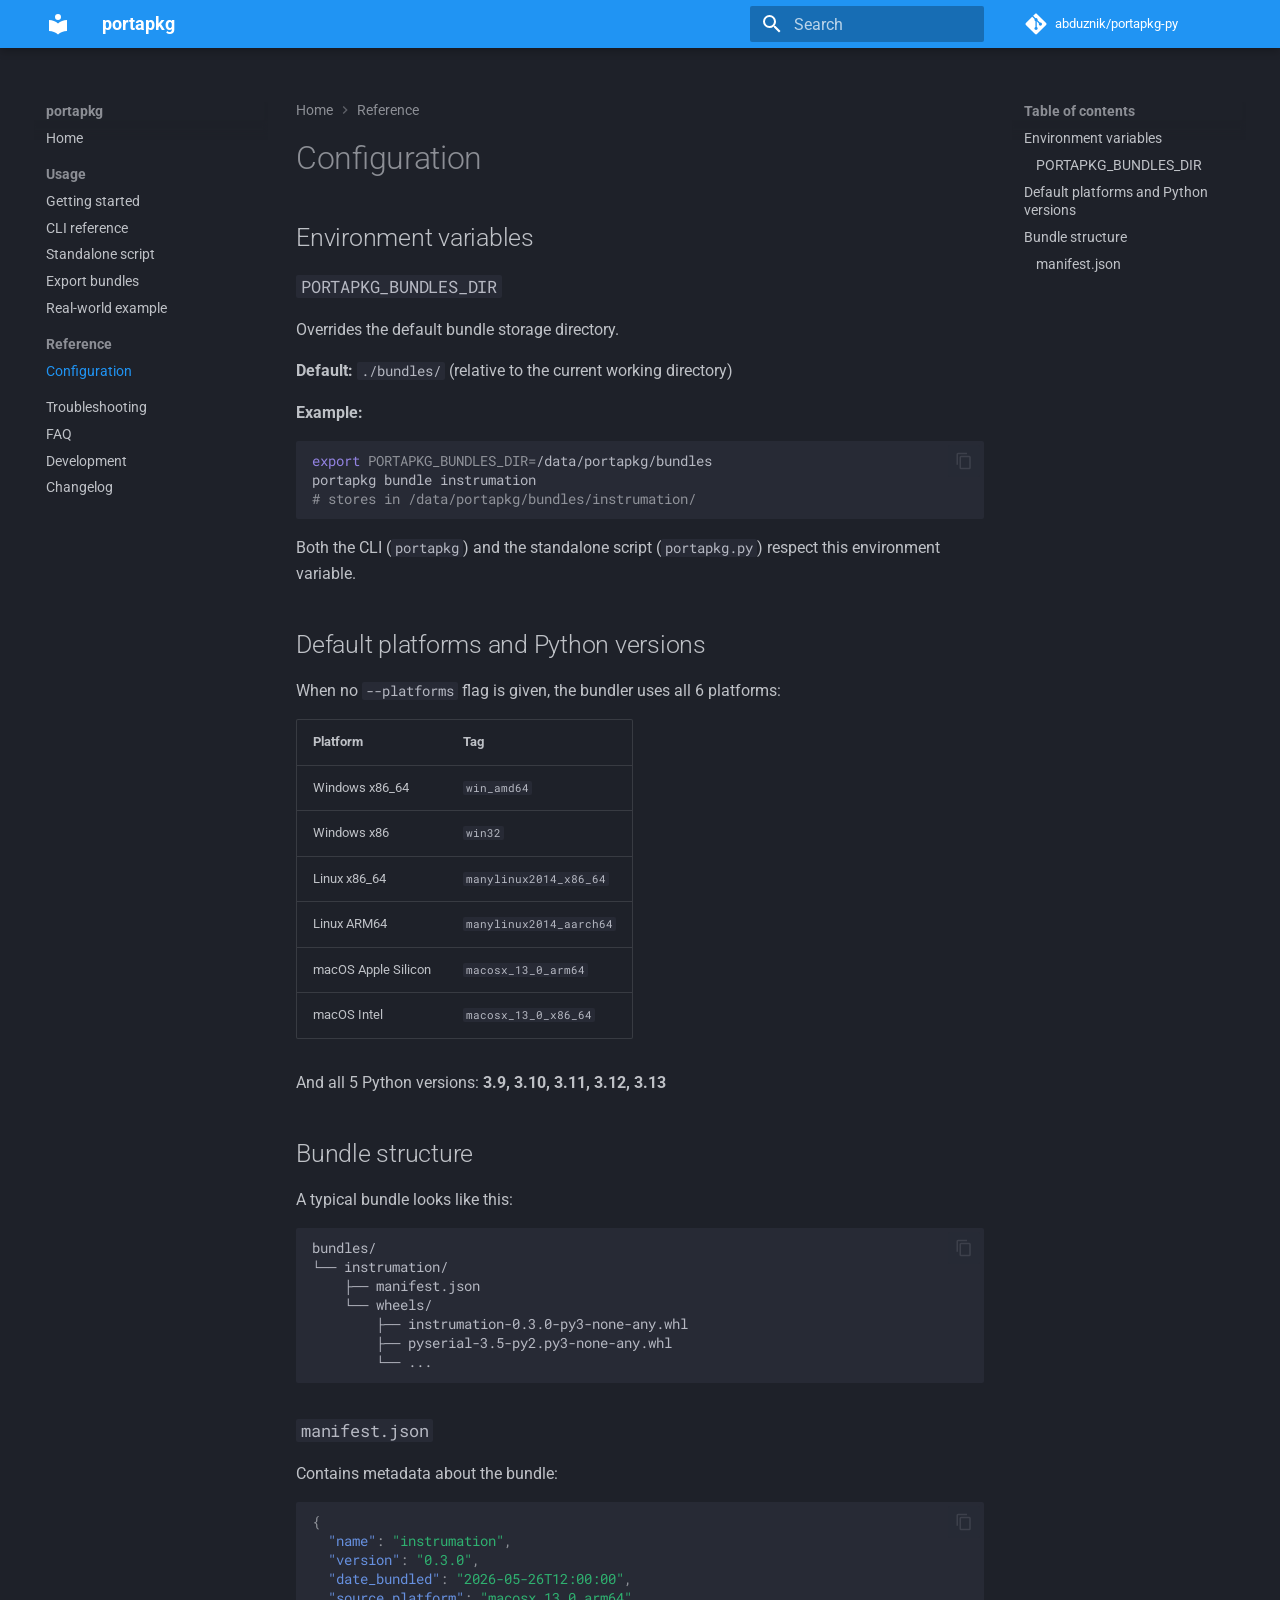
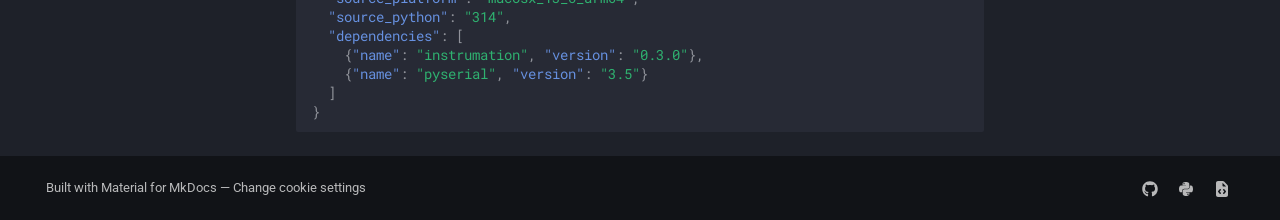
<file: site/configuration/index.html>
<!doctype html>
<html lang="en" class="no-js">
  <head>
    
      <meta charset="utf-8">
      <meta name="viewport" content="width=device-width,initial-scale=1">
      
        <meta name="description" content="Portable, offline-friendly Python package bundler and installer">
      
      
      
        <link rel="canonical" href="https://abduznik.github.io/portapkg-py/configuration/">
      
      
        <link rel="prev" href="../realworld/">
      
      
        <link rel="next" href="../troubleshooting/">
      
      
        
      
      
      <link rel="icon" href="../assets/images/favicon.png">
      <meta name="generator" content="mkdocs-1.6.1, mkdocs-material-9.7.6">
    
    
      
        <title>Configuration - portapkg</title>
      
    
    
      <link rel="stylesheet" href="../assets/stylesheets/main.484c7ddc.min.css">
      
        
        <link rel="stylesheet" href="../assets/stylesheets/palette.ab4e12ef.min.css">
      
      


    
    
      
    
    
      
        
        
        <link rel="preconnect" href="https://fonts.gstatic.com" crossorigin>
        <link rel="stylesheet" href="https://fonts.googleapis.com/css?family=Roboto:300,300i,400,400i,700,700i%7CRoboto+Mono:400,400i,700,700i&display=fallback">
        <style>:root{--md-text-font:"Roboto";--md-code-font:"Roboto Mono"}</style>
      
    
    
    <script>__md_scope=new URL("..",location),__md_hash=e=>[...e].reduce(((e,_)=>(e<<5)-e+_.charCodeAt(0)),0),__md_get=(e,_=localStorage,t=__md_scope)=>JSON.parse(_.getItem(t.pathname+"."+e)),__md_set=(e,_,t=localStorage,a=__md_scope)=>{try{t.setItem(a.pathname+"."+e,JSON.stringify(_))}catch(e){}}</script>
    
      
  


  
  

<script id="__analytics">function __md_analytics(){function e(){dataLayer.push(arguments)}window.dataLayer=window.dataLayer||[],e("js",new Date),e("config",""),document.addEventListener("DOMContentLoaded",(function(){document.forms.search&&document.forms.search.query.addEventListener("blur",(function(){this.value&&e("event","search",{search_term:this.value})}));document$.subscribe((function(){var t=document.forms.feedback;if(void 0!==t)for(var a of t.querySelectorAll("[type=submit]"))a.addEventListener("click",(function(a){a.preventDefault();var n=document.location.pathname,d=this.getAttribute("data-md-value");e("event","feedback",{page:n,data:d}),t.firstElementChild.disabled=!0;var r=t.querySelector(".md-feedback__note [data-md-value='"+d+"']");r&&(r.hidden=!1)})),t.hidden=!1})),location$.subscribe((function(t){e("config","",{page_path:t.pathname})}))}));var t=document.createElement("script");t.async=!0,t.src="https://www.googletagmanager.com/gtag/js?id=",document.getElementById("__analytics").insertAdjacentElement("afterEnd",t)}</script>
  
    <script>"undefined"!=typeof __md_analytics&&__md_analytics()</script>
  

    
    
  </head>
  
  
    
    
    
    
    
    <body dir="ltr" data-md-color-scheme="slate" data-md-color-primary="blue" data-md-color-accent="light-blue">
  
    
    <input class="md-toggle" data-md-toggle="drawer" type="checkbox" id="__drawer" autocomplete="off">
    <input class="md-toggle" data-md-toggle="search" type="checkbox" id="__search" autocomplete="off">
    <label class="md-overlay" for="__drawer"></label>
    <div data-md-component="skip">
      
        
        <a href="#configuration" class="md-skip">
          Skip to content
        </a>
      
    </div>
    <div data-md-component="announce">
      
    </div>
    
    
      

  

<header class="md-header md-header--shadow" data-md-component="header">
  <nav class="md-header__inner md-grid" aria-label="Header">
    <a href=".." title="portapkg" class="md-header__button md-logo" aria-label="portapkg" data-md-component="logo">
      
  
  <svg xmlns="http://www.w3.org/2000/svg" viewBox="0 0 24 24"><path d="M12 8a3 3 0 0 0 3-3 3 3 0 0 0-3-3 3 3 0 0 0-3 3 3 3 0 0 0 3 3m0 3.54C9.64 9.35 6.5 8 3 8v11c3.5 0 6.64 1.35 9 3.54 2.36-2.19 5.5-3.54 9-3.54V8c-3.5 0-6.64 1.35-9 3.54"/></svg>

    </a>
    <label class="md-header__button md-icon" for="__drawer">
      
      <svg xmlns="http://www.w3.org/2000/svg" viewBox="0 0 24 24"><path d="M3 6h18v2H3zm0 5h18v2H3zm0 5h18v2H3z"/></svg>
    </label>
    <div class="md-header__title" data-md-component="header-title">
      <div class="md-header__ellipsis">
        <div class="md-header__topic">
          <span class="md-ellipsis">
            portapkg
          </span>
        </div>
        <div class="md-header__topic" data-md-component="header-topic">
          <span class="md-ellipsis">
            
              Configuration
            
          </span>
        </div>
      </div>
    </div>
    
      
    
    
    
    
      
      
        <label class="md-header__button md-icon" for="__search">
          
          <svg xmlns="http://www.w3.org/2000/svg" viewBox="0 0 24 24"><path d="M9.5 3A6.5 6.5 0 0 1 16 9.5c0 1.61-.59 3.09-1.56 4.23l.27.27h.79l5 5-1.5 1.5-5-5v-.79l-.27-.27A6.52 6.52 0 0 1 9.5 16 6.5 6.5 0 0 1 3 9.5 6.5 6.5 0 0 1 9.5 3m0 2C7 5 5 7 5 9.5S7 14 9.5 14 14 12 14 9.5 12 5 9.5 5"/></svg>
        </label>
        <div class="md-search" data-md-component="search" role="dialog">
  <label class="md-search__overlay" for="__search"></label>
  <div class="md-search__inner" role="search">
    <form class="md-search__form" name="search">
      <input type="text" class="md-search__input" name="query" aria-label="Search" placeholder="Search" autocapitalize="off" autocorrect="off" autocomplete="off" spellcheck="false" data-md-component="search-query" required>
      <label class="md-search__icon md-icon" for="__search">
        
        <svg xmlns="http://www.w3.org/2000/svg" viewBox="0 0 24 24"><path d="M9.5 3A6.5 6.5 0 0 1 16 9.5c0 1.61-.59 3.09-1.56 4.23l.27.27h.79l5 5-1.5 1.5-5-5v-.79l-.27-.27A6.52 6.52 0 0 1 9.5 16 6.5 6.5 0 0 1 3 9.5 6.5 6.5 0 0 1 9.5 3m0 2C7 5 5 7 5 9.5S7 14 9.5 14 14 12 14 9.5 12 5 9.5 5"/></svg>
        
        <svg xmlns="http://www.w3.org/2000/svg" viewBox="0 0 24 24"><path d="M20 11v2H8l5.5 5.5-1.42 1.42L4.16 12l7.92-7.92L13.5 5.5 8 11z"/></svg>
      </label>
      <nav class="md-search__options" aria-label="Search">
        
        <button type="reset" class="md-search__icon md-icon" title="Clear" aria-label="Clear" tabindex="-1">
          
          <svg xmlns="http://www.w3.org/2000/svg" viewBox="0 0 24 24"><path d="M19 6.41 17.59 5 12 10.59 6.41 5 5 6.41 10.59 12 5 17.59 6.41 19 12 13.41 17.59 19 19 17.59 13.41 12z"/></svg>
        </button>
      </nav>
      
        <div class="md-search__suggest" data-md-component="search-suggest"></div>
      
    </form>
    <div class="md-search__output">
      <div class="md-search__scrollwrap" tabindex="0" data-md-scrollfix>
        <div class="md-search-result" data-md-component="search-result">
          <div class="md-search-result__meta">
            Initializing search
          </div>
          <ol class="md-search-result__list" role="presentation"></ol>
        </div>
      </div>
    </div>
  </div>
</div>
      
    
    
      <div class="md-header__source">
        <a href="https://github.com/abduznik/portapkg-py" title="Go to repository" class="md-source" data-md-component="source">
  <div class="md-source__icon md-icon">
    
    <svg xmlns="http://www.w3.org/2000/svg" viewBox="0 0 448 512"><!--! Font Awesome Free 7.1.0 by @fontawesome - https://fontawesome.com License - https://fontawesome.com/license/free (Icons: CC BY 4.0, Fonts: SIL OFL 1.1, Code: MIT License) Copyright 2025 Fonticons, Inc.--><path d="M439.6 236.1 244 40.5c-5.4-5.5-12.8-8.5-20.4-8.5s-15 3-20.4 8.4L162.5 81l51.5 51.5c27.1-9.1 52.7 16.8 43.4 43.7l49.7 49.7c34.2-11.8 61.2 31 35.5 56.7-26.5 26.5-70.2-2.9-56-37.3L240.3 199v121.9c25.3 12.5 22.3 41.8 9.1 55-6.4 6.4-15.2 10.1-24.3 10.1s-17.8-3.6-24.3-10.1c-17.6-17.6-11.1-46.9 11.2-56v-123c-20.8-8.5-24.6-30.7-18.6-45L142.6 101 8.5 235.1C3 240.6 0 247.9 0 255.5s3 15 8.5 20.4l195.6 195.7c5.4 5.4 12.7 8.4 20.4 8.4s15-3 20.4-8.4l194.7-194.7c5.4-5.4 8.4-12.8 8.4-20.4s-3-15-8.4-20.4"/></svg>
  </div>
  <div class="md-source__repository">
    abduznik/portapkg-py
  </div>
</a>
      </div>
    
  </nav>
  
</header>
    
    <div class="md-container" data-md-component="container">
      
      
        
          
        
      
      <main class="md-main" data-md-component="main">
        <div class="md-main__inner md-grid">
          
            
              
              <div class="md-sidebar md-sidebar--primary" data-md-component="sidebar" data-md-type="navigation" >
                <div class="md-sidebar__scrollwrap">
                  <div class="md-sidebar__inner">
                    



<nav class="md-nav md-nav--primary" aria-label="Navigation" data-md-level="0">
  <label class="md-nav__title" for="__drawer">
    <a href=".." title="portapkg" class="md-nav__button md-logo" aria-label="portapkg" data-md-component="logo">
      
  
  <svg xmlns="http://www.w3.org/2000/svg" viewBox="0 0 24 24"><path d="M12 8a3 3 0 0 0 3-3 3 3 0 0 0-3-3 3 3 0 0 0-3 3 3 3 0 0 0 3 3m0 3.54C9.64 9.35 6.5 8 3 8v11c3.5 0 6.64 1.35 9 3.54 2.36-2.19 5.5-3.54 9-3.54V8c-3.5 0-6.64 1.35-9 3.54"/></svg>

    </a>
    portapkg
  </label>
  
    <div class="md-nav__source">
      <a href="https://github.com/abduznik/portapkg-py" title="Go to repository" class="md-source" data-md-component="source">
  <div class="md-source__icon md-icon">
    
    <svg xmlns="http://www.w3.org/2000/svg" viewBox="0 0 448 512"><!--! Font Awesome Free 7.1.0 by @fontawesome - https://fontawesome.com License - https://fontawesome.com/license/free (Icons: CC BY 4.0, Fonts: SIL OFL 1.1, Code: MIT License) Copyright 2025 Fonticons, Inc.--><path d="M439.6 236.1 244 40.5c-5.4-5.5-12.8-8.5-20.4-8.5s-15 3-20.4 8.4L162.5 81l51.5 51.5c27.1-9.1 52.7 16.8 43.4 43.7l49.7 49.7c34.2-11.8 61.2 31 35.5 56.7-26.5 26.5-70.2-2.9-56-37.3L240.3 199v121.9c25.3 12.5 22.3 41.8 9.1 55-6.4 6.4-15.2 10.1-24.3 10.1s-17.8-3.6-24.3-10.1c-17.6-17.6-11.1-46.9 11.2-56v-123c-20.8-8.5-24.6-30.7-18.6-45L142.6 101 8.5 235.1C3 240.6 0 247.9 0 255.5s3 15 8.5 20.4l195.6 195.7c5.4 5.4 12.7 8.4 20.4 8.4s15-3 20.4-8.4l194.7-194.7c5.4-5.4 8.4-12.8 8.4-20.4s-3-15-8.4-20.4"/></svg>
  </div>
  <div class="md-source__repository">
    abduznik/portapkg-py
  </div>
</a>
    </div>
  
  <ul class="md-nav__list" data-md-scrollfix>
    
      
      
  
  
  
  
    <li class="md-nav__item">
      <a href=".." class="md-nav__link">
        
  
  
  <span class="md-ellipsis">
    
  
    Home
  

    
  </span>
  
  

      </a>
    </li>
  

    
      
      
  
  
  
  
    
    
      
        
      
        
      
        
      
        
      
        
      
    
    
    
      
        
        
      
    
    
    <li class="md-nav__item md-nav__item--section md-nav__item--nested">
      
        
        
        <input class="md-nav__toggle md-toggle " type="checkbox" id="__nav_2" >
        
          
          <label class="md-nav__link" for="__nav_2" id="__nav_2_label" tabindex="">
            
  
  
  <span class="md-ellipsis">
    
  
    Usage
  

    
  </span>
  
  

            <span class="md-nav__icon md-icon"></span>
          </label>
        
        <nav class="md-nav" data-md-level="1" aria-labelledby="__nav_2_label" aria-expanded="false">
          <label class="md-nav__title" for="__nav_2">
            <span class="md-nav__icon md-icon"></span>
            
  
    Usage
  

          </label>
          <ul class="md-nav__list" data-md-scrollfix>
            
              
                
  
  
  
  
    <li class="md-nav__item">
      <a href="../usage/" class="md-nav__link">
        
  
  
  <span class="md-ellipsis">
    
  
    Getting started
  

    
  </span>
  
  

      </a>
    </li>
  

              
            
              
                
  
  
  
  
    <li class="md-nav__item">
      <a href="../cli/" class="md-nav__link">
        
  
  
  <span class="md-ellipsis">
    
  
    CLI reference
  

    
  </span>
  
  

      </a>
    </li>
  

              
            
              
                
  
  
  
  
    <li class="md-nav__item">
      <a href="../standalone/" class="md-nav__link">
        
  
  
  <span class="md-ellipsis">
    
  
    Standalone script
  

    
  </span>
  
  

      </a>
    </li>
  

              
            
              
                
  
  
  
  
    <li class="md-nav__item">
      <a href="../export/" class="md-nav__link">
        
  
  
  <span class="md-ellipsis">
    
  
    Export bundles
  

    
  </span>
  
  

      </a>
    </li>
  

              
            
              
                
  
  
  
  
    <li class="md-nav__item">
      <a href="../realworld/" class="md-nav__link">
        
  
  
  <span class="md-ellipsis">
    
  
    Real-world example
  

    
  </span>
  
  

      </a>
    </li>
  

              
            
          </ul>
        </nav>
      
    </li>
  

    
      
      
  
  
    
  
  
  
    
    
      
        
      
    
    
    
      
        
        
      
    
    
    <li class="md-nav__item md-nav__item--active md-nav__item--section md-nav__item--nested">
      
        
        
        <input class="md-nav__toggle md-toggle " type="checkbox" id="__nav_3" checked>
        
          
          <label class="md-nav__link" for="__nav_3" id="__nav_3_label" tabindex="">
            
  
  
  <span class="md-ellipsis">
    
  
    Reference
  

    
  </span>
  
  

            <span class="md-nav__icon md-icon"></span>
          </label>
        
        <nav class="md-nav" data-md-level="1" aria-labelledby="__nav_3_label" aria-expanded="true">
          <label class="md-nav__title" for="__nav_3">
            <span class="md-nav__icon md-icon"></span>
            
  
    Reference
  

          </label>
          <ul class="md-nav__list" data-md-scrollfix>
            
              
                
  
  
    
  
  
  
    <li class="md-nav__item md-nav__item--active">
      
      <input class="md-nav__toggle md-toggle" type="checkbox" id="__toc">
      
      
        
      
      
        <label class="md-nav__link md-nav__link--active" for="__toc">
          
  
  
  <span class="md-ellipsis">
    
  
    Configuration
  

    
  </span>
  
  

          <span class="md-nav__icon md-icon"></span>
        </label>
      
      <a href="./" class="md-nav__link md-nav__link--active">
        
  
  
  <span class="md-ellipsis">
    
  
    Configuration
  

    
  </span>
  
  

      </a>
      
        

<nav class="md-nav md-nav--secondary" aria-label="Table of contents">
  
  
  
    
  
  
    <label class="md-nav__title" for="__toc">
      <span class="md-nav__icon md-icon"></span>
      Table of contents
    </label>
    <ul class="md-nav__list" data-md-component="toc" data-md-scrollfix>
      
        <li class="md-nav__item">
  <a href="#environment-variables" class="md-nav__link">
    <span class="md-ellipsis">
      
        Environment variables
      
    </span>
  </a>
  
    <nav class="md-nav" aria-label="Environment variables">
      <ul class="md-nav__list">
        
          <li class="md-nav__item">
  <a href="#portapkg_bundles_dir" class="md-nav__link">
    <span class="md-ellipsis">
      
        PORTAPKG_BUNDLES_DIR
      
    </span>
  </a>
  
</li>
        
      </ul>
    </nav>
  
</li>
      
        <li class="md-nav__item">
  <a href="#default-platforms-and-python-versions" class="md-nav__link">
    <span class="md-ellipsis">
      
        Default platforms and Python versions
      
    </span>
  </a>
  
</li>
      
        <li class="md-nav__item">
  <a href="#bundle-structure" class="md-nav__link">
    <span class="md-ellipsis">
      
        Bundle structure
      
    </span>
  </a>
  
    <nav class="md-nav" aria-label="Bundle structure">
      <ul class="md-nav__list">
        
          <li class="md-nav__item">
  <a href="#manifestjson" class="md-nav__link">
    <span class="md-ellipsis">
      
        manifest.json
      
    </span>
  </a>
  
</li>
        
      </ul>
    </nav>
  
</li>
      
    </ul>
  
</nav>
      
    </li>
  

              
            
          </ul>
        </nav>
      
    </li>
  

    
      
      
  
  
  
  
    <li class="md-nav__item">
      <a href="../troubleshooting/" class="md-nav__link">
        
  
  
  <span class="md-ellipsis">
    
  
    Troubleshooting
  

    
  </span>
  
  

      </a>
    </li>
  

    
      
      
  
  
  
  
    <li class="md-nav__item">
      <a href="../faq/" class="md-nav__link">
        
  
  
  <span class="md-ellipsis">
    
  
    FAQ
  

    
  </span>
  
  

      </a>
    </li>
  

    
      
      
  
  
  
  
    <li class="md-nav__item">
      <a href="../development/" class="md-nav__link">
        
  
  
  <span class="md-ellipsis">
    
  
    Development
  

    
  </span>
  
  

      </a>
    </li>
  

    
      
      
  
  
  
  
    <li class="md-nav__item">
      <a href="../changelog/" class="md-nav__link">
        
  
  
  <span class="md-ellipsis">
    
  
    Changelog
  

    
  </span>
  
  

      </a>
    </li>
  

    
  </ul>
</nav>
                  </div>
                </div>
              </div>
            
            
              
              <div class="md-sidebar md-sidebar--secondary" data-md-component="sidebar" data-md-type="toc" >
                <div class="md-sidebar__scrollwrap">
                  <div class="md-sidebar__inner">
                    

<nav class="md-nav md-nav--secondary" aria-label="Table of contents">
  
  
  
    
  
  
    <label class="md-nav__title" for="__toc">
      <span class="md-nav__icon md-icon"></span>
      Table of contents
    </label>
    <ul class="md-nav__list" data-md-component="toc" data-md-scrollfix>
      
        <li class="md-nav__item">
  <a href="#environment-variables" class="md-nav__link">
    <span class="md-ellipsis">
      
        Environment variables
      
    </span>
  </a>
  
    <nav class="md-nav" aria-label="Environment variables">
      <ul class="md-nav__list">
        
          <li class="md-nav__item">
  <a href="#portapkg_bundles_dir" class="md-nav__link">
    <span class="md-ellipsis">
      
        PORTAPKG_BUNDLES_DIR
      
    </span>
  </a>
  
</li>
        
      </ul>
    </nav>
  
</li>
      
        <li class="md-nav__item">
  <a href="#default-platforms-and-python-versions" class="md-nav__link">
    <span class="md-ellipsis">
      
        Default platforms and Python versions
      
    </span>
  </a>
  
</li>
      
        <li class="md-nav__item">
  <a href="#bundle-structure" class="md-nav__link">
    <span class="md-ellipsis">
      
        Bundle structure
      
    </span>
  </a>
  
    <nav class="md-nav" aria-label="Bundle structure">
      <ul class="md-nav__list">
        
          <li class="md-nav__item">
  <a href="#manifestjson" class="md-nav__link">
    <span class="md-ellipsis">
      
        manifest.json
      
    </span>
  </a>
  
</li>
        
      </ul>
    </nav>
  
</li>
      
    </ul>
  
</nav>
                  </div>
                </div>
              </div>
            
          
          
            <div class="md-content" data-md-component="content">
              
                



  


  <nav class="md-path" aria-label="Navigation" >
    <ol class="md-path__list">
      
        
  
  
    <li class="md-path__item">
      <a href=".." class="md-path__link">
        
  <span class="md-ellipsis">
    Home
  </span>

      </a>
    </li>
  

      
      
        
  
  
    
    
      <li class="md-path__item">
        <a href="./" class="md-path__link">
          
  <span class="md-ellipsis">
    Reference
  </span>

        </a>
      </li>
    
  

      
    </ol>
  </nav>

              
              <article class="md-content__inner md-typeset">
                
                  


  
  


<h1 id="configuration">Configuration<a class="headerlink" href="#configuration" title="Permanent link">&para;</a></h1>
<h2 id="environment-variables">Environment variables<a class="headerlink" href="#environment-variables" title="Permanent link">&para;</a></h2>
<h3 id="portapkg_bundles_dir"><code>PORTAPKG_BUNDLES_DIR</code><a class="headerlink" href="#portapkg_bundles_dir" title="Permanent link">&para;</a></h3>
<p>Overrides the default bundle storage directory.</p>
<p><strong>Default:</strong> <code>./bundles/</code> (relative to the current working directory)</p>
<p><strong>Example:</strong></p>
<div class="highlight"><pre><span></span><code><a id="__codelineno-0-1" name="__codelineno-0-1" href="#__codelineno-0-1"></a><span class="nb">export</span><span class="w"> </span><span class="nv">PORTAPKG_BUNDLES_DIR</span><span class="o">=</span>/data/portapkg/bundles
<a id="__codelineno-0-2" name="__codelineno-0-2" href="#__codelineno-0-2"></a>portapkg<span class="w"> </span>bundle<span class="w"> </span>instrumation
<a id="__codelineno-0-3" name="__codelineno-0-3" href="#__codelineno-0-3"></a><span class="c1"># stores in /data/portapkg/bundles/instrumation/</span>
</code></pre></div>
<p>Both the CLI (<code>portapkg</code>) and the standalone script (<code>portapkg.py</code>) respect
this environment variable.</p>
<h2 id="default-platforms-and-python-versions">Default platforms and Python versions<a class="headerlink" href="#default-platforms-and-python-versions" title="Permanent link">&para;</a></h2>
<p>When no <code>--platforms</code> flag is given, the bundler uses all 6 platforms:</p>
<table>
<thead>
<tr>
<th>Platform</th>
<th>Tag</th>
</tr>
</thead>
<tbody>
<tr>
<td>Windows x86_64</td>
<td><code>win_amd64</code></td>
</tr>
<tr>
<td>Windows x86</td>
<td><code>win32</code></td>
</tr>
<tr>
<td>Linux x86_64</td>
<td><code>manylinux2014_x86_64</code></td>
</tr>
<tr>
<td>Linux ARM64</td>
<td><code>manylinux2014_aarch64</code></td>
</tr>
<tr>
<td>macOS Apple Silicon</td>
<td><code>macosx_13_0_arm64</code></td>
</tr>
<tr>
<td>macOS Intel</td>
<td><code>macosx_13_0_x86_64</code></td>
</tr>
</tbody>
</table>
<p>And all 5 Python versions: <strong>3.9, 3.10, 3.11, 3.12, 3.13</strong></p>
<h2 id="bundle-structure">Bundle structure<a class="headerlink" href="#bundle-structure" title="Permanent link">&para;</a></h2>
<p>A typical bundle looks like this:</p>
<div class="highlight"><pre><span></span><code><a id="__codelineno-1-1" name="__codelineno-1-1" href="#__codelineno-1-1"></a>bundles/
<a id="__codelineno-1-2" name="__codelineno-1-2" href="#__codelineno-1-2"></a>└── instrumation/
<a id="__codelineno-1-3" name="__codelineno-1-3" href="#__codelineno-1-3"></a>    ├── manifest.json
<a id="__codelineno-1-4" name="__codelineno-1-4" href="#__codelineno-1-4"></a>    └── wheels/
<a id="__codelineno-1-5" name="__codelineno-1-5" href="#__codelineno-1-5"></a>        ├── instrumation-0.3.0-py3-none-any.whl
<a id="__codelineno-1-6" name="__codelineno-1-6" href="#__codelineno-1-6"></a>        ├── pyserial-3.5-py2.py3-none-any.whl
<a id="__codelineno-1-7" name="__codelineno-1-7" href="#__codelineno-1-7"></a>        └── ...
</code></pre></div>
<h3 id="manifestjson"><code>manifest.json</code><a class="headerlink" href="#manifestjson" title="Permanent link">&para;</a></h3>
<p>Contains metadata about the bundle:</p>
<div class="highlight"><pre><span></span><code><a id="__codelineno-2-1" name="__codelineno-2-1" href="#__codelineno-2-1"></a><span class="p">{</span>
<a id="__codelineno-2-2" name="__codelineno-2-2" href="#__codelineno-2-2"></a><span class="w">  </span><span class="nt">&quot;name&quot;</span><span class="p">:</span><span class="w"> </span><span class="s2">&quot;instrumation&quot;</span><span class="p">,</span>
<a id="__codelineno-2-3" name="__codelineno-2-3" href="#__codelineno-2-3"></a><span class="w">  </span><span class="nt">&quot;version&quot;</span><span class="p">:</span><span class="w"> </span><span class="s2">&quot;0.3.0&quot;</span><span class="p">,</span>
<a id="__codelineno-2-4" name="__codelineno-2-4" href="#__codelineno-2-4"></a><span class="w">  </span><span class="nt">&quot;date_bundled&quot;</span><span class="p">:</span><span class="w"> </span><span class="s2">&quot;2026-05-26T12:00:00&quot;</span><span class="p">,</span>
<a id="__codelineno-2-5" name="__codelineno-2-5" href="#__codelineno-2-5"></a><span class="w">  </span><span class="nt">&quot;source_platform&quot;</span><span class="p">:</span><span class="w"> </span><span class="s2">&quot;macosx_13_0_arm64&quot;</span><span class="p">,</span>
<a id="__codelineno-2-6" name="__codelineno-2-6" href="#__codelineno-2-6"></a><span class="w">  </span><span class="nt">&quot;source_python&quot;</span><span class="p">:</span><span class="w"> </span><span class="s2">&quot;314&quot;</span><span class="p">,</span>
<a id="__codelineno-2-7" name="__codelineno-2-7" href="#__codelineno-2-7"></a><span class="w">  </span><span class="nt">&quot;dependencies&quot;</span><span class="p">:</span><span class="w"> </span><span class="p">[</span>
<a id="__codelineno-2-8" name="__codelineno-2-8" href="#__codelineno-2-8"></a><span class="w">    </span><span class="p">{</span><span class="nt">&quot;name&quot;</span><span class="p">:</span><span class="w"> </span><span class="s2">&quot;instrumation&quot;</span><span class="p">,</span><span class="w"> </span><span class="nt">&quot;version&quot;</span><span class="p">:</span><span class="w"> </span><span class="s2">&quot;0.3.0&quot;</span><span class="p">},</span>
<a id="__codelineno-2-9" name="__codelineno-2-9" href="#__codelineno-2-9"></a><span class="w">    </span><span class="p">{</span><span class="nt">&quot;name&quot;</span><span class="p">:</span><span class="w"> </span><span class="s2">&quot;pyserial&quot;</span><span class="p">,</span><span class="w"> </span><span class="nt">&quot;version&quot;</span><span class="p">:</span><span class="w"> </span><span class="s2">&quot;3.5&quot;</span><span class="p">}</span>
<a id="__codelineno-2-10" name="__codelineno-2-10" href="#__codelineno-2-10"></a><span class="w">  </span><span class="p">]</span>
<a id="__codelineno-2-11" name="__codelineno-2-11" href="#__codelineno-2-11"></a><span class="p">}</span>
</code></pre></div>









  




                
              </article>
            </div>
          
          
  <script>var tabs=__md_get("__tabs");if(Array.isArray(tabs))e:for(var set of document.querySelectorAll(".tabbed-set")){var labels=set.querySelector(".tabbed-labels");for(var tab of tabs)for(var label of labels.getElementsByTagName("label"))if(label.innerText.trim()===tab){var input=document.getElementById(label.htmlFor);input.checked=!0;continue e}}</script>

<script>var target=document.getElementById(location.hash.slice(1));target&&target.name&&(target.checked=target.name.startsWith("__tabbed_"))</script>
        </div>
        
          <button type="button" class="md-top md-icon" data-md-component="top" hidden>
  
  <svg xmlns="http://www.w3.org/2000/svg" viewBox="0 0 24 24"><path d="M13 20h-2V8l-5.5 5.5-1.42-1.42L12 4.16l7.92 7.92-1.42 1.42L13 8z"/></svg>
  Back to top
</button>
        
      </main>
      
        <footer class="md-footer">
  
  <div class="md-footer-meta md-typeset">
    <div class="md-footer-meta__inner md-grid">
      <div class="md-copyright">
  
    <div class="md-copyright__highlight">
      Built with <a href="https://squidfunk.github.io/mkdocs-material/" target="_blank">Material for MkDocs</a> &mdash;
<a href="#__consent">Change cookie settings</a>

    </div>
  
  
</div>
      
        
<div class="md-social">
  
    
    
    
    
      
      
    
    <a href="https://github.com/abduznik/portapkg-py" target="_blank" rel="noopener" title="github.com" class="md-social__link">
      <svg xmlns="http://www.w3.org/2000/svg" viewBox="0 0 512 512"><!--! Font Awesome Free 7.1.0 by @fontawesome - https://fontawesome.com License - https://fontawesome.com/license/free (Icons: CC BY 4.0, Fonts: SIL OFL 1.1, Code: MIT License) Copyright 2025 Fonticons, Inc.--><path d="M173.9 397.4c0 2-2.3 3.6-5.2 3.6-3.3.3-5.6-1.3-5.6-3.6 0-2 2.3-3.6 5.2-3.6 3-.3 5.6 1.3 5.6 3.6m-31.1-4.5c-.7 2 1.3 4.3 4.3 4.9 2.6 1 5.6 0 6.2-2s-1.3-4.3-4.3-5.2c-2.6-.7-5.5.3-6.2 2.3m44.2-1.7c-2.9.7-4.9 2.6-4.6 4.9.3 2 2.9 3.3 5.9 2.6 2.9-.7 4.9-2.6 4.6-4.6-.3-1.9-3-3.2-5.9-2.9M252.8 8C114.1 8 8 113.3 8 252c0 110.9 69.8 205.8 169.5 239.2 12.8 2.3 17.3-5.6 17.3-12.1 0-6.2-.3-40.4-.3-61.4 0 0-70 15-84.7-29.8 0 0-11.4-29.1-27.8-36.6 0 0-22.9-15.7 1.6-15.4 0 0 24.9 2 38.6 25.8 21.9 38.6 58.6 27.5 72.9 20.9 2.3-16 8.8-27.1 16-33.7-55.9-6.2-112.3-14.3-112.3-110.5 0-27.5 7.6-41.3 23.6-58.9-2.6-6.5-11.1-33.3 2.6-67.9 20.9-6.5 69 27 69 27 20-5.6 41.5-8.5 62.8-8.5s42.8 2.9 62.8 8.5c0 0 48.1-33.6 69-27 13.7 34.7 5.2 61.4 2.6 67.9 16 17.7 25.8 31.5 25.8 58.9 0 96.5-58.9 104.2-114.8 110.5 9.2 7.9 17 22.9 17 46.4 0 33.7-.3 75.4-.3 83.6 0 6.5 4.6 14.4 17.3 12.1C436.2 457.8 504 362.9 504 252 504 113.3 391.5 8 252.8 8M105.2 352.9c-1.3 1-1 3.3.7 5.2 1.6 1.6 3.9 2.3 5.2 1 1.3-1 1-3.3-.7-5.2-1.6-1.6-3.9-2.3-5.2-1m-10.8-8.1c-.7 1.3.3 2.9 2.3 3.9 1.6 1 3.6.7 4.3-.7.7-1.3-.3-2.9-2.3-3.9-2-.6-3.6-.3-4.3.7m32.4 35.6c-1.6 1.3-1 4.3 1.3 6.2 2.3 2.3 5.2 2.6 6.5 1 1.3-1.3.7-4.3-1.3-6.2-2.2-2.3-5.2-2.6-6.5-1m-11.4-14.7c-1.6 1-1.6 3.6 0 5.9s4.3 3.3 5.6 2.3c1.6-1.3 1.6-3.9 0-6.2-1.4-2.3-4-3.3-5.6-2"/></svg>
    </a>
  
    
    
    
    
      
      
    
    <a href="https://pypi.org/project/portapkg/" target="_blank" rel="noopener" title="pypi.org" class="md-social__link">
      <svg xmlns="http://www.w3.org/2000/svg" viewBox="0 0 448 512"><!--! Font Awesome Free 7.1.0 by @fontawesome - https://fontawesome.com License - https://fontawesome.com/license/free (Icons: CC BY 4.0, Fonts: SIL OFL 1.1, Code: MIT License) Copyright 2025 Fonticons, Inc.--><path d="M439.8 200.5c-7.7-30.9-22.3-54.2-53.4-54.2h-40.1v47.4c0 36.8-31.2 67.8-66.8 67.8H172.7c-29.2 0-53.4 25-53.4 54.3v101.8c0 29 25.2 46 53.4 54.3 33.8 9.9 66.3 11.7 106.8 0 26.9-7.8 53.4-23.5 53.4-54.3v-40.7H226.2v-13.6h160.2c31.1 0 42.6-21.7 53.4-54.2 11.2-33.5 10.7-65.7 0-108.6M286.2 444.7a20.4 20.4 0 1 1 0-40.7 20.4 20.4 0 1 1 0 40.7M167.8 248.1h106.8c29.7 0 53.4-24.5 53.4-54.3V91.9c0-29-24.4-50.7-53.4-55.6-35.8-5.9-74.7-5.6-106.8.1-45.2 8-53.4 24.7-53.4 55.6v40.7h106.9v13.6h-147c-31.1 0-58.3 18.7-66.8 54.2-9.8 40.7-10.2 66.1 0 108.6 7.6 31.6 25.7 54.2 56.8 54.2H101v-48.8c0-35.3 30.5-66.4 66.8-66.4m-6.6-183.4a20.4 20.4 0 1 1 0 40.8 20.4 20.4 0 1 1 0-40.8"/></svg>
    </a>
  
    
    
    
    
      
      
    
    <a href="https://github.com/abduznik/portapkg-py/blob/main/portapkg.py" target="_blank" rel="noopener" title="github.com" class="md-social__link">
      <svg xmlns="http://www.w3.org/2000/svg" viewBox="0 0 384 512"><!--! Font Awesome Free 7.1.0 by @fontawesome - https://fontawesome.com License - https://fontawesome.com/license/free (Icons: CC BY 4.0, Fonts: SIL OFL 1.1, Code: MIT License) Copyright 2025 Fonticons, Inc.--><path d="M0 64C0 28.7 28.7 0 64 0h149.5c17 0 33.3 6.7 45.3 18.7l106.5 106.6c12 12 18.7 28.3 18.7 45.3V448c0 35.3-28.7 64-64 64H64c-35.3 0-64-28.7-64-64zm208-5.5V152c0 13.3 10.7 24 24 24h93.5zm-53.8 237.1c8.6-10.1 7.5-25.2-2.6-33.8s-25.2-7.5-33.8 2.6l-48 56c-7.7 9-7.7 22.2 0 31.2l48 56c8.6 10.1 23.8 11.2 33.8 2.6s11.2-23.8 2.6-33.8L119.6 336zm112-31.2c-8.6-10.1-23.8-11.2-33.8-2.6s-11.2 23.8-2.6 33.8l34.6 40.4-34.6 40.4c-8.6 10.1-7.5 25.2 2.6 33.8s25.2 7.5 33.8-2.6l48-56c7.7-9 7.7-22.2 0-31.2z"/></svg>
    </a>
  
</div>
      
    </div>
  </div>
</footer>
      
    </div>
    <div class="md-dialog" data-md-component="dialog">
      <div class="md-dialog__inner md-typeset"></div>
    </div>
    
    
    
      
      
      <script id="__config" type="application/json">{"annotate": null, "base": "..", "features": ["navigation.instant", "navigation.tracking", "navigation.sections", "navigation.path", "navigation.indexes", "navigation.top", "content.code.copy", "content.code.annotate", "content.tabs.link", "search.suggest", "search.highlight", "header.autohide", "announce.dismiss"], "search": "../assets/javascripts/workers/search.2c215733.min.js", "tags": null, "translations": {"clipboard.copied": "Copied to clipboard", "clipboard.copy": "Copy to clipboard", "search.result.more.one": "1 more on this page", "search.result.more.other": "# more on this page", "search.result.none": "No matching documents", "search.result.one": "1 matching document", "search.result.other": "# matching documents", "search.result.placeholder": "Type to start searching", "search.result.term.missing": "Missing", "select.version": "Select version"}, "version": null}</script>
    
    
      <script src="../assets/javascripts/bundle.79ae519e.min.js"></script>
      
    
  </body>
</html>
</file>
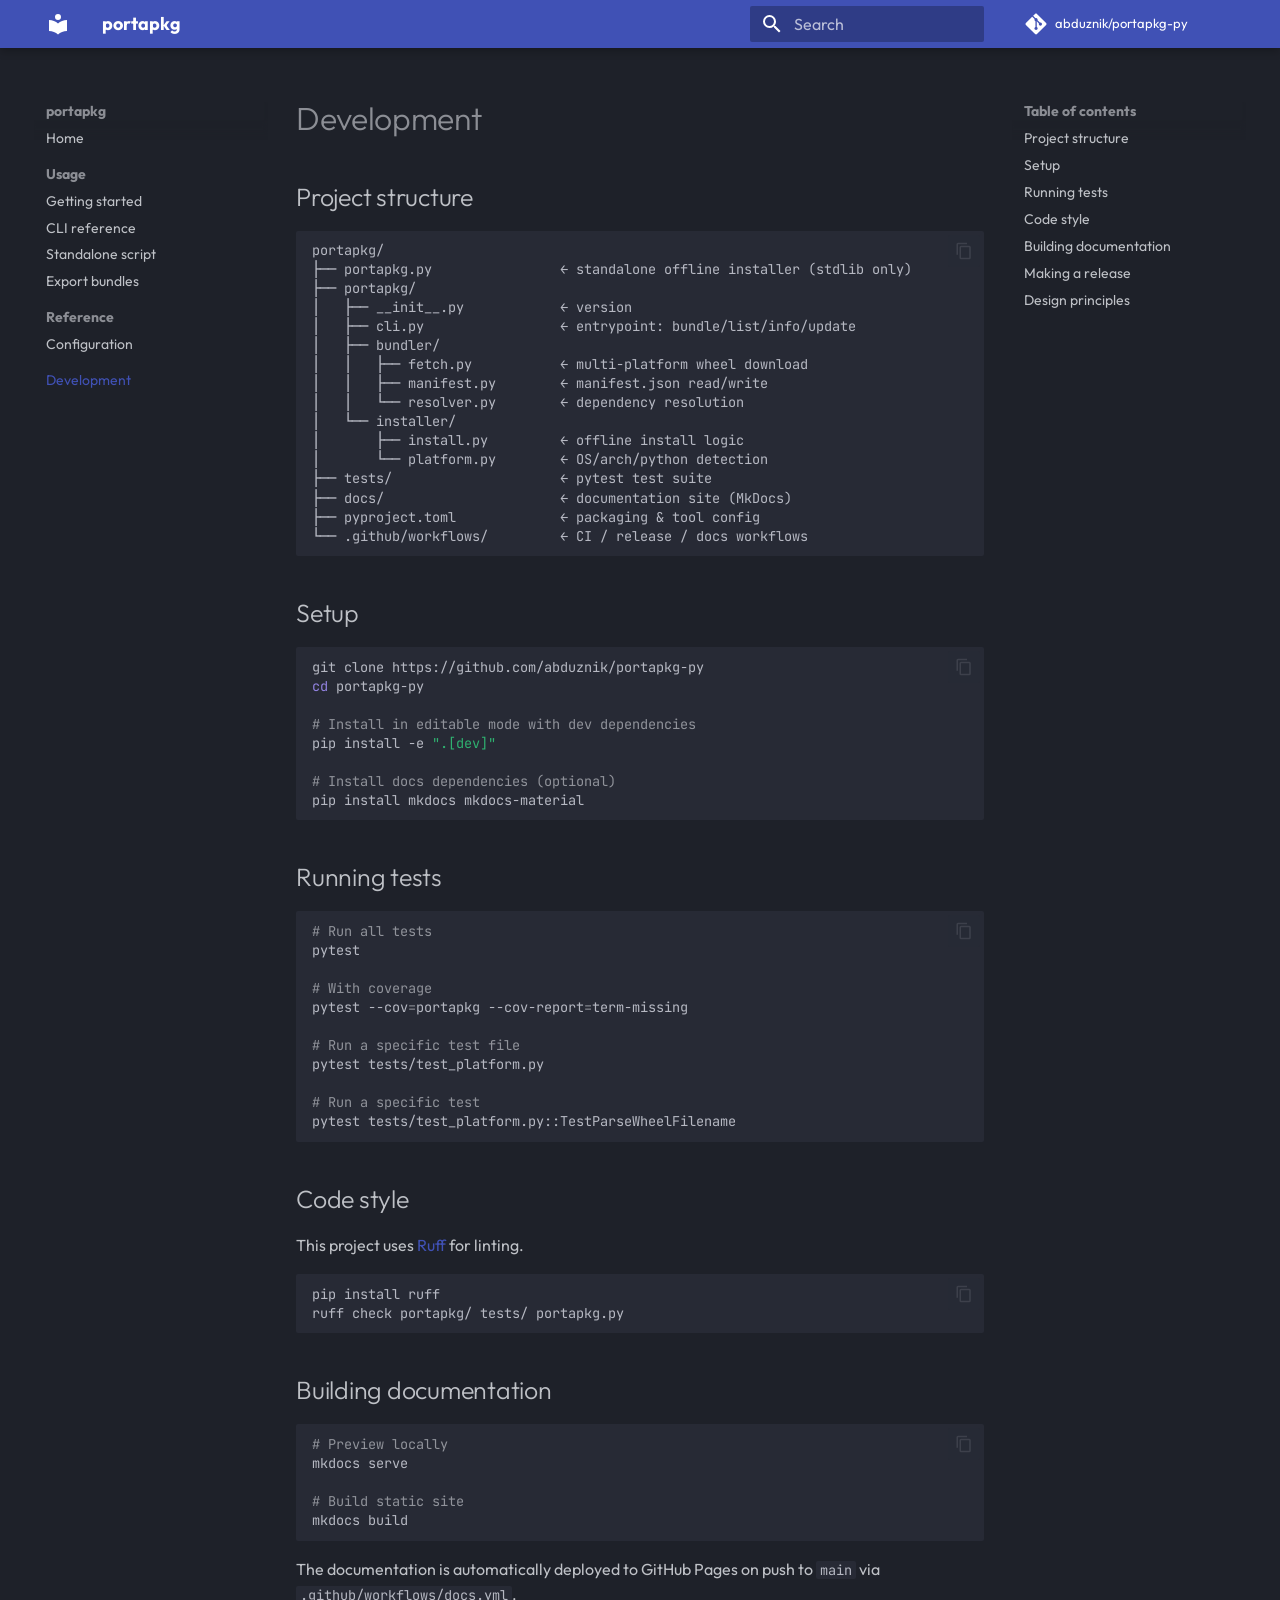
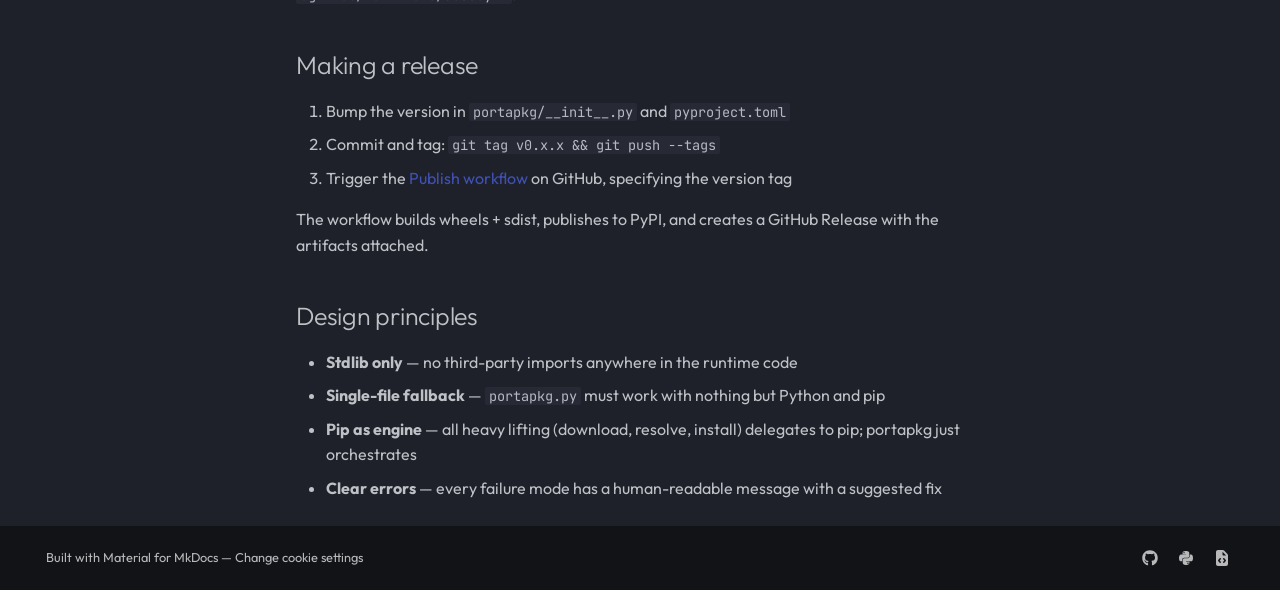
<file: site/development/index.html>
<!doctype html>
<html lang="en" class="no-js">
  <head>
    
      <meta charset="utf-8">
      <meta name="viewport" content="width=device-width,initial-scale=1">
      
        <meta name="description" content="Portable, offline-friendly Python package bundler and installer">
      
      
      
        <link rel="canonical" href="https://abduznik.github.io/portapkg-py/development/">
      
      
        <link rel="prev" href="../configuration/">
      
      
      
        
      
      
      <link rel="icon" href="../assets/images/favicon.png">
      <meta name="generator" content="mkdocs-1.6.1, mkdocs-material-9.7.6">
    
    
      
        <title>Development - portapkg</title>
      
    
    
      <link rel="stylesheet" href="../assets/stylesheets/main.484c7ddc.min.css">
      
        
        <link rel="stylesheet" href="../assets/stylesheets/palette.ab4e12ef.min.css">
      
      


    
    
      
    
    
      
        
        
        <link rel="preconnect" href="https://fonts.gstatic.com" crossorigin>
        <link rel="stylesheet" href="https://fonts.googleapis.com/css?family=Outfit:300,300i,400,400i,700,700i%7CJetBrains+Mono:400,400i,700,700i&display=fallback">
        <style>:root{--md-text-font:"Outfit";--md-code-font:"JetBrains Mono"}</style>
      
    
    
      <link rel="stylesheet" href="../stylesheets/extra.css">
    
    <script>__md_scope=new URL("..",location),__md_hash=e=>[...e].reduce(((e,_)=>(e<<5)-e+_.charCodeAt(0)),0),__md_get=(e,_=localStorage,t=__md_scope)=>JSON.parse(_.getItem(t.pathname+"."+e)),__md_set=(e,_,t=localStorage,a=__md_scope)=>{try{t.setItem(a.pathname+"."+e,JSON.stringify(_))}catch(e){}}</script>
    
      
  


  
  

<script id="__analytics">function __md_analytics(){function e(){dataLayer.push(arguments)}window.dataLayer=window.dataLayer||[],e("js",new Date),e("config",""),document.addEventListener("DOMContentLoaded",(function(){document.forms.search&&document.forms.search.query.addEventListener("blur",(function(){this.value&&e("event","search",{search_term:this.value})}));document$.subscribe((function(){var t=document.forms.feedback;if(void 0!==t)for(var a of t.querySelectorAll("[type=submit]"))a.addEventListener("click",(function(a){a.preventDefault();var n=document.location.pathname,d=this.getAttribute("data-md-value");e("event","feedback",{page:n,data:d}),t.firstElementChild.disabled=!0;var r=t.querySelector(".md-feedback__note [data-md-value='"+d+"']");r&&(r.hidden=!1)})),t.hidden=!1})),location$.subscribe((function(t){e("config","",{page_path:t.pathname})}))}));var t=document.createElement("script");t.async=!0,t.src="https://www.googletagmanager.com/gtag/js?id=",document.getElementById("__analytics").insertAdjacentElement("afterEnd",t)}</script>
  
    <script>"undefined"!=typeof __md_analytics&&__md_analytics()</script>
  

    
    
  </head>
  
  
    
    
    
    
    
    <body dir="ltr" data-md-color-scheme="slate" data-md-color-primary="custom" data-md-color-accent="custom">
  
    
    <input class="md-toggle" data-md-toggle="drawer" type="checkbox" id="__drawer" autocomplete="off">
    <input class="md-toggle" data-md-toggle="search" type="checkbox" id="__search" autocomplete="off">
    <label class="md-overlay" for="__drawer"></label>
    <div data-md-component="skip">
      
        
        <a href="#development" class="md-skip">
          Skip to content
        </a>
      
    </div>
    <div data-md-component="announce">
      
    </div>
    
    
      

  

<header class="md-header md-header--shadow" data-md-component="header">
  <nav class="md-header__inner md-grid" aria-label="Header">
    <a href=".." title="portapkg" class="md-header__button md-logo" aria-label="portapkg" data-md-component="logo">
      
  
  <svg xmlns="http://www.w3.org/2000/svg" viewBox="0 0 24 24"><path d="M12 8a3 3 0 0 0 3-3 3 3 0 0 0-3-3 3 3 0 0 0-3 3 3 3 0 0 0 3 3m0 3.54C9.64 9.35 6.5 8 3 8v11c3.5 0 6.64 1.35 9 3.54 2.36-2.19 5.5-3.54 9-3.54V8c-3.5 0-6.64 1.35-9 3.54"/></svg>

    </a>
    <label class="md-header__button md-icon" for="__drawer">
      
      <svg xmlns="http://www.w3.org/2000/svg" viewBox="0 0 24 24"><path d="M3 6h18v2H3zm0 5h18v2H3zm0 5h18v2H3z"/></svg>
    </label>
    <div class="md-header__title" data-md-component="header-title">
      <div class="md-header__ellipsis">
        <div class="md-header__topic">
          <span class="md-ellipsis">
            portapkg
          </span>
        </div>
        <div class="md-header__topic" data-md-component="header-topic">
          <span class="md-ellipsis">
            
              Development
            
          </span>
        </div>
      </div>
    </div>
    
      
    
    
    
    
      
      
        <label class="md-header__button md-icon" for="__search">
          
          <svg xmlns="http://www.w3.org/2000/svg" viewBox="0 0 24 24"><path d="M9.5 3A6.5 6.5 0 0 1 16 9.5c0 1.61-.59 3.09-1.56 4.23l.27.27h.79l5 5-1.5 1.5-5-5v-.79l-.27-.27A6.52 6.52 0 0 1 9.5 16 6.5 6.5 0 0 1 3 9.5 6.5 6.5 0 0 1 9.5 3m0 2C7 5 5 7 5 9.5S7 14 9.5 14 14 12 14 9.5 12 5 9.5 5"/></svg>
        </label>
        <div class="md-search" data-md-component="search" role="dialog">
  <label class="md-search__overlay" for="__search"></label>
  <div class="md-search__inner" role="search">
    <form class="md-search__form" name="search">
      <input type="text" class="md-search__input" name="query" aria-label="Search" placeholder="Search" autocapitalize="off" autocorrect="off" autocomplete="off" spellcheck="false" data-md-component="search-query" required>
      <label class="md-search__icon md-icon" for="__search">
        
        <svg xmlns="http://www.w3.org/2000/svg" viewBox="0 0 24 24"><path d="M9.5 3A6.5 6.5 0 0 1 16 9.5c0 1.61-.59 3.09-1.56 4.23l.27.27h.79l5 5-1.5 1.5-5-5v-.79l-.27-.27A6.52 6.52 0 0 1 9.5 16 6.5 6.5 0 0 1 3 9.5 6.5 6.5 0 0 1 9.5 3m0 2C7 5 5 7 5 9.5S7 14 9.5 14 14 12 14 9.5 12 5 9.5 5"/></svg>
        
        <svg xmlns="http://www.w3.org/2000/svg" viewBox="0 0 24 24"><path d="M20 11v2H8l5.5 5.5-1.42 1.42L4.16 12l7.92-7.92L13.5 5.5 8 11z"/></svg>
      </label>
      <nav class="md-search__options" aria-label="Search">
        
        <button type="reset" class="md-search__icon md-icon" title="Clear" aria-label="Clear" tabindex="-1">
          
          <svg xmlns="http://www.w3.org/2000/svg" viewBox="0 0 24 24"><path d="M19 6.41 17.59 5 12 10.59 6.41 5 5 6.41 10.59 12 5 17.59 6.41 19 12 13.41 17.59 19 19 17.59 13.41 12z"/></svg>
        </button>
      </nav>
      
        <div class="md-search__suggest" data-md-component="search-suggest"></div>
      
    </form>
    <div class="md-search__output">
      <div class="md-search__scrollwrap" tabindex="0" data-md-scrollfix>
        <div class="md-search-result" data-md-component="search-result">
          <div class="md-search-result__meta">
            Initializing search
          </div>
          <ol class="md-search-result__list" role="presentation"></ol>
        </div>
      </div>
    </div>
  </div>
</div>
      
    
    
      <div class="md-header__source">
        <a href="https://github.com/abduznik/portapkg-py" title="Go to repository" class="md-source" data-md-component="source">
  <div class="md-source__icon md-icon">
    
    <svg xmlns="http://www.w3.org/2000/svg" viewBox="0 0 448 512"><!--! Font Awesome Free 7.1.0 by @fontawesome - https://fontawesome.com License - https://fontawesome.com/license/free (Icons: CC BY 4.0, Fonts: SIL OFL 1.1, Code: MIT License) Copyright 2025 Fonticons, Inc.--><path d="M439.6 236.1 244 40.5c-5.4-5.5-12.8-8.5-20.4-8.5s-15 3-20.4 8.4L162.5 81l51.5 51.5c27.1-9.1 52.7 16.8 43.4 43.7l49.7 49.7c34.2-11.8 61.2 31 35.5 56.7-26.5 26.5-70.2-2.9-56-37.3L240.3 199v121.9c25.3 12.5 22.3 41.8 9.1 55-6.4 6.4-15.2 10.1-24.3 10.1s-17.8-3.6-24.3-10.1c-17.6-17.6-11.1-46.9 11.2-56v-123c-20.8-8.5-24.6-30.7-18.6-45L142.6 101 8.5 235.1C3 240.6 0 247.9 0 255.5s3 15 8.5 20.4l195.6 195.7c5.4 5.4 12.7 8.4 20.4 8.4s15-3 20.4-8.4l194.7-194.7c5.4-5.4 8.4-12.8 8.4-20.4s-3-15-8.4-20.4"/></svg>
  </div>
  <div class="md-source__repository">
    abduznik/portapkg-py
  </div>
</a>
      </div>
    
  </nav>
  
</header>
    
    <div class="md-container" data-md-component="container">
      
      
        
          
        
      
      <main class="md-main" data-md-component="main">
        <div class="md-main__inner md-grid">
          
            
              
              <div class="md-sidebar md-sidebar--primary" data-md-component="sidebar" data-md-type="navigation" >
                <div class="md-sidebar__scrollwrap">
                  <div class="md-sidebar__inner">
                    



<nav class="md-nav md-nav--primary" aria-label="Navigation" data-md-level="0">
  <label class="md-nav__title" for="__drawer">
    <a href=".." title="portapkg" class="md-nav__button md-logo" aria-label="portapkg" data-md-component="logo">
      
  
  <svg xmlns="http://www.w3.org/2000/svg" viewBox="0 0 24 24"><path d="M12 8a3 3 0 0 0 3-3 3 3 0 0 0-3-3 3 3 0 0 0-3 3 3 3 0 0 0 3 3m0 3.54C9.64 9.35 6.5 8 3 8v11c3.5 0 6.64 1.35 9 3.54 2.36-2.19 5.5-3.54 9-3.54V8c-3.5 0-6.64 1.35-9 3.54"/></svg>

    </a>
    portapkg
  </label>
  
    <div class="md-nav__source">
      <a href="https://github.com/abduznik/portapkg-py" title="Go to repository" class="md-source" data-md-component="source">
  <div class="md-source__icon md-icon">
    
    <svg xmlns="http://www.w3.org/2000/svg" viewBox="0 0 448 512"><!--! Font Awesome Free 7.1.0 by @fontawesome - https://fontawesome.com License - https://fontawesome.com/license/free (Icons: CC BY 4.0, Fonts: SIL OFL 1.1, Code: MIT License) Copyright 2025 Fonticons, Inc.--><path d="M439.6 236.1 244 40.5c-5.4-5.5-12.8-8.5-20.4-8.5s-15 3-20.4 8.4L162.5 81l51.5 51.5c27.1-9.1 52.7 16.8 43.4 43.7l49.7 49.7c34.2-11.8 61.2 31 35.5 56.7-26.5 26.5-70.2-2.9-56-37.3L240.3 199v121.9c25.3 12.5 22.3 41.8 9.1 55-6.4 6.4-15.2 10.1-24.3 10.1s-17.8-3.6-24.3-10.1c-17.6-17.6-11.1-46.9 11.2-56v-123c-20.8-8.5-24.6-30.7-18.6-45L142.6 101 8.5 235.1C3 240.6 0 247.9 0 255.5s3 15 8.5 20.4l195.6 195.7c5.4 5.4 12.7 8.4 20.4 8.4s15-3 20.4-8.4l194.7-194.7c5.4-5.4 8.4-12.8 8.4-20.4s-3-15-8.4-20.4"/></svg>
  </div>
  <div class="md-source__repository">
    abduznik/portapkg-py
  </div>
</a>
    </div>
  
  <ul class="md-nav__list" data-md-scrollfix>
    
      
      
  
  
  
  
    <li class="md-nav__item">
      <a href=".." class="md-nav__link">
        
  
  
  <span class="md-ellipsis">
    
  
    Home
  

    
  </span>
  
  

      </a>
    </li>
  

    
      
      
  
  
  
  
    
    
      
        
      
        
      
        
      
        
      
    
    
    
      
        
        
      
    
    
    <li class="md-nav__item md-nav__item--section md-nav__item--nested">
      
        
        
        <input class="md-nav__toggle md-toggle " type="checkbox" id="__nav_2" >
        
          
          <label class="md-nav__link" for="__nav_2" id="__nav_2_label" tabindex="">
            
  
  
  <span class="md-ellipsis">
    
  
    Usage
  

    
  </span>
  
  

            <span class="md-nav__icon md-icon"></span>
          </label>
        
        <nav class="md-nav" data-md-level="1" aria-labelledby="__nav_2_label" aria-expanded="false">
          <label class="md-nav__title" for="__nav_2">
            <span class="md-nav__icon md-icon"></span>
            
  
    Usage
  

          </label>
          <ul class="md-nav__list" data-md-scrollfix>
            
              
                
  
  
  
  
    <li class="md-nav__item">
      <a href="../usage/" class="md-nav__link">
        
  
  
  <span class="md-ellipsis">
    
  
    Getting started
  

    
  </span>
  
  

      </a>
    </li>
  

              
            
              
                
  
  
  
  
    <li class="md-nav__item">
      <a href="../cli/" class="md-nav__link">
        
  
  
  <span class="md-ellipsis">
    
  
    CLI reference
  

    
  </span>
  
  

      </a>
    </li>
  

              
            
              
                
  
  
  
  
    <li class="md-nav__item">
      <a href="../standalone/" class="md-nav__link">
        
  
  
  <span class="md-ellipsis">
    
  
    Standalone script
  

    
  </span>
  
  

      </a>
    </li>
  

              
            
              
                
  
  
  
  
    <li class="md-nav__item">
      <a href="../export/" class="md-nav__link">
        
  
  
  <span class="md-ellipsis">
    
  
    Export bundles
  

    
  </span>
  
  

      </a>
    </li>
  

              
            
          </ul>
        </nav>
      
    </li>
  

    
      
      
  
  
  
  
    
    
      
        
      
    
    
    
      
        
        
      
    
    
    <li class="md-nav__item md-nav__item--section md-nav__item--nested">
      
        
        
        <input class="md-nav__toggle md-toggle " type="checkbox" id="__nav_3" >
        
          
          <label class="md-nav__link" for="__nav_3" id="__nav_3_label" tabindex="">
            
  
  
  <span class="md-ellipsis">
    
  
    Reference
  

    
  </span>
  
  

            <span class="md-nav__icon md-icon"></span>
          </label>
        
        <nav class="md-nav" data-md-level="1" aria-labelledby="__nav_3_label" aria-expanded="false">
          <label class="md-nav__title" for="__nav_3">
            <span class="md-nav__icon md-icon"></span>
            
  
    Reference
  

          </label>
          <ul class="md-nav__list" data-md-scrollfix>
            
              
                
  
  
  
  
    <li class="md-nav__item">
      <a href="../configuration/" class="md-nav__link">
        
  
  
  <span class="md-ellipsis">
    
  
    Configuration
  

    
  </span>
  
  

      </a>
    </li>
  

              
            
          </ul>
        </nav>
      
    </li>
  

    
      
      
  
  
    
  
  
  
    <li class="md-nav__item md-nav__item--active">
      
      <input class="md-nav__toggle md-toggle" type="checkbox" id="__toc">
      
      
        
      
      
        <label class="md-nav__link md-nav__link--active" for="__toc">
          
  
  
  <span class="md-ellipsis">
    
  
    Development
  

    
  </span>
  
  

          <span class="md-nav__icon md-icon"></span>
        </label>
      
      <a href="./" class="md-nav__link md-nav__link--active">
        
  
  
  <span class="md-ellipsis">
    
  
    Development
  

    
  </span>
  
  

      </a>
      
        

<nav class="md-nav md-nav--secondary" aria-label="Table of contents">
  
  
  
    
  
  
    <label class="md-nav__title" for="__toc">
      <span class="md-nav__icon md-icon"></span>
      Table of contents
    </label>
    <ul class="md-nav__list" data-md-component="toc" data-md-scrollfix>
      
        <li class="md-nav__item">
  <a href="#project-structure" class="md-nav__link">
    <span class="md-ellipsis">
      
        Project structure
      
    </span>
  </a>
  
</li>
      
        <li class="md-nav__item">
  <a href="#setup" class="md-nav__link">
    <span class="md-ellipsis">
      
        Setup
      
    </span>
  </a>
  
</li>
      
        <li class="md-nav__item">
  <a href="#running-tests" class="md-nav__link">
    <span class="md-ellipsis">
      
        Running tests
      
    </span>
  </a>
  
</li>
      
        <li class="md-nav__item">
  <a href="#code-style" class="md-nav__link">
    <span class="md-ellipsis">
      
        Code style
      
    </span>
  </a>
  
</li>
      
        <li class="md-nav__item">
  <a href="#building-documentation" class="md-nav__link">
    <span class="md-ellipsis">
      
        Building documentation
      
    </span>
  </a>
  
</li>
      
        <li class="md-nav__item">
  <a href="#making-a-release" class="md-nav__link">
    <span class="md-ellipsis">
      
        Making a release
      
    </span>
  </a>
  
</li>
      
        <li class="md-nav__item">
  <a href="#design-principles" class="md-nav__link">
    <span class="md-ellipsis">
      
        Design principles
      
    </span>
  </a>
  
</li>
      
    </ul>
  
</nav>
      
    </li>
  

    
  </ul>
</nav>
                  </div>
                </div>
              </div>
            
            
              
              <div class="md-sidebar md-sidebar--secondary" data-md-component="sidebar" data-md-type="toc" >
                <div class="md-sidebar__scrollwrap">
                  <div class="md-sidebar__inner">
                    

<nav class="md-nav md-nav--secondary" aria-label="Table of contents">
  
  
  
    
  
  
    <label class="md-nav__title" for="__toc">
      <span class="md-nav__icon md-icon"></span>
      Table of contents
    </label>
    <ul class="md-nav__list" data-md-component="toc" data-md-scrollfix>
      
        <li class="md-nav__item">
  <a href="#project-structure" class="md-nav__link">
    <span class="md-ellipsis">
      
        Project structure
      
    </span>
  </a>
  
</li>
      
        <li class="md-nav__item">
  <a href="#setup" class="md-nav__link">
    <span class="md-ellipsis">
      
        Setup
      
    </span>
  </a>
  
</li>
      
        <li class="md-nav__item">
  <a href="#running-tests" class="md-nav__link">
    <span class="md-ellipsis">
      
        Running tests
      
    </span>
  </a>
  
</li>
      
        <li class="md-nav__item">
  <a href="#code-style" class="md-nav__link">
    <span class="md-ellipsis">
      
        Code style
      
    </span>
  </a>
  
</li>
      
        <li class="md-nav__item">
  <a href="#building-documentation" class="md-nav__link">
    <span class="md-ellipsis">
      
        Building documentation
      
    </span>
  </a>
  
</li>
      
        <li class="md-nav__item">
  <a href="#making-a-release" class="md-nav__link">
    <span class="md-ellipsis">
      
        Making a release
      
    </span>
  </a>
  
</li>
      
        <li class="md-nav__item">
  <a href="#design-principles" class="md-nav__link">
    <span class="md-ellipsis">
      
        Design principles
      
    </span>
  </a>
  
</li>
      
    </ul>
  
</nav>
                  </div>
                </div>
              </div>
            
          
          
            <div class="md-content" data-md-component="content">
              
                



  


              
              <article class="md-content__inner md-typeset">
                
                  


  
  


<h1 id="development">Development<a class="headerlink" href="#development" title="Permanent link">&para;</a></h1>
<h2 id="project-structure">Project structure<a class="headerlink" href="#project-structure" title="Permanent link">&para;</a></h2>
<div class="highlight"><pre><span></span><code><a id="__codelineno-0-1" name="__codelineno-0-1" href="#__codelineno-0-1"></a>portapkg/
<a id="__codelineno-0-2" name="__codelineno-0-2" href="#__codelineno-0-2"></a>├── portapkg.py                ← standalone offline installer (stdlib only)
<a id="__codelineno-0-3" name="__codelineno-0-3" href="#__codelineno-0-3"></a>├── portapkg/
<a id="__codelineno-0-4" name="__codelineno-0-4" href="#__codelineno-0-4"></a>│   ├── __init__.py            ← version
<a id="__codelineno-0-5" name="__codelineno-0-5" href="#__codelineno-0-5"></a>│   ├── cli.py                 ← entrypoint: bundle/list/info/update
<a id="__codelineno-0-6" name="__codelineno-0-6" href="#__codelineno-0-6"></a>│   ├── bundler/
<a id="__codelineno-0-7" name="__codelineno-0-7" href="#__codelineno-0-7"></a>│   │   ├── fetch.py           ← multi-platform wheel download
<a id="__codelineno-0-8" name="__codelineno-0-8" href="#__codelineno-0-8"></a>│   │   ├── manifest.py        ← manifest.json read/write
<a id="__codelineno-0-9" name="__codelineno-0-9" href="#__codelineno-0-9"></a>│   │   └── resolver.py        ← dependency resolution
<a id="__codelineno-0-10" name="__codelineno-0-10" href="#__codelineno-0-10"></a>│   └── installer/
<a id="__codelineno-0-11" name="__codelineno-0-11" href="#__codelineno-0-11"></a>│       ├── install.py         ← offline install logic
<a id="__codelineno-0-12" name="__codelineno-0-12" href="#__codelineno-0-12"></a>│       └── platform.py        ← OS/arch/python detection
<a id="__codelineno-0-13" name="__codelineno-0-13" href="#__codelineno-0-13"></a>├── tests/                     ← pytest test suite
<a id="__codelineno-0-14" name="__codelineno-0-14" href="#__codelineno-0-14"></a>├── docs/                      ← documentation site (MkDocs)
<a id="__codelineno-0-15" name="__codelineno-0-15" href="#__codelineno-0-15"></a>├── pyproject.toml             ← packaging &amp; tool config
<a id="__codelineno-0-16" name="__codelineno-0-16" href="#__codelineno-0-16"></a>└── .github/workflows/         ← CI / release / docs workflows
</code></pre></div>
<h2 id="setup">Setup<a class="headerlink" href="#setup" title="Permanent link">&para;</a></h2>
<div class="highlight"><pre><span></span><code><a id="__codelineno-1-1" name="__codelineno-1-1" href="#__codelineno-1-1"></a>git<span class="w"> </span>clone<span class="w"> </span>https://github.com/abduznik/portapkg-py
<a id="__codelineno-1-2" name="__codelineno-1-2" href="#__codelineno-1-2"></a><span class="nb">cd</span><span class="w"> </span>portapkg-py
<a id="__codelineno-1-3" name="__codelineno-1-3" href="#__codelineno-1-3"></a>
<a id="__codelineno-1-4" name="__codelineno-1-4" href="#__codelineno-1-4"></a><span class="c1"># Install in editable mode with dev dependencies</span>
<a id="__codelineno-1-5" name="__codelineno-1-5" href="#__codelineno-1-5"></a>pip<span class="w"> </span>install<span class="w"> </span>-e<span class="w"> </span><span class="s2">&quot;.[dev]&quot;</span>
<a id="__codelineno-1-6" name="__codelineno-1-6" href="#__codelineno-1-6"></a>
<a id="__codelineno-1-7" name="__codelineno-1-7" href="#__codelineno-1-7"></a><span class="c1"># Install docs dependencies (optional)</span>
<a id="__codelineno-1-8" name="__codelineno-1-8" href="#__codelineno-1-8"></a>pip<span class="w"> </span>install<span class="w"> </span>mkdocs<span class="w"> </span>mkdocs-material
</code></pre></div>
<h2 id="running-tests">Running tests<a class="headerlink" href="#running-tests" title="Permanent link">&para;</a></h2>
<div class="highlight"><pre><span></span><code><a id="__codelineno-2-1" name="__codelineno-2-1" href="#__codelineno-2-1"></a><span class="c1"># Run all tests</span>
<a id="__codelineno-2-2" name="__codelineno-2-2" href="#__codelineno-2-2"></a>pytest
<a id="__codelineno-2-3" name="__codelineno-2-3" href="#__codelineno-2-3"></a>
<a id="__codelineno-2-4" name="__codelineno-2-4" href="#__codelineno-2-4"></a><span class="c1"># With coverage</span>
<a id="__codelineno-2-5" name="__codelineno-2-5" href="#__codelineno-2-5"></a>pytest<span class="w"> </span>--cov<span class="o">=</span>portapkg<span class="w"> </span>--cov-report<span class="o">=</span>term-missing
<a id="__codelineno-2-6" name="__codelineno-2-6" href="#__codelineno-2-6"></a>
<a id="__codelineno-2-7" name="__codelineno-2-7" href="#__codelineno-2-7"></a><span class="c1"># Run a specific test file</span>
<a id="__codelineno-2-8" name="__codelineno-2-8" href="#__codelineno-2-8"></a>pytest<span class="w"> </span>tests/test_platform.py
<a id="__codelineno-2-9" name="__codelineno-2-9" href="#__codelineno-2-9"></a>
<a id="__codelineno-2-10" name="__codelineno-2-10" href="#__codelineno-2-10"></a><span class="c1"># Run a specific test</span>
<a id="__codelineno-2-11" name="__codelineno-2-11" href="#__codelineno-2-11"></a>pytest<span class="w"> </span>tests/test_platform.py::TestParseWheelFilename
</code></pre></div>
<h2 id="code-style">Code style<a class="headerlink" href="#code-style" title="Permanent link">&para;</a></h2>
<p>This project uses <a href="https://docs.astral.sh/ruff/">Ruff</a> for linting.</p>
<div class="highlight"><pre><span></span><code><a id="__codelineno-3-1" name="__codelineno-3-1" href="#__codelineno-3-1"></a>pip<span class="w"> </span>install<span class="w"> </span>ruff
<a id="__codelineno-3-2" name="__codelineno-3-2" href="#__codelineno-3-2"></a>ruff<span class="w"> </span>check<span class="w"> </span>portapkg/<span class="w"> </span>tests/<span class="w"> </span>portapkg.py
</code></pre></div>
<h2 id="building-documentation">Building documentation<a class="headerlink" href="#building-documentation" title="Permanent link">&para;</a></h2>
<div class="highlight"><pre><span></span><code><a id="__codelineno-4-1" name="__codelineno-4-1" href="#__codelineno-4-1"></a><span class="c1"># Preview locally</span>
<a id="__codelineno-4-2" name="__codelineno-4-2" href="#__codelineno-4-2"></a>mkdocs<span class="w"> </span>serve
<a id="__codelineno-4-3" name="__codelineno-4-3" href="#__codelineno-4-3"></a>
<a id="__codelineno-4-4" name="__codelineno-4-4" href="#__codelineno-4-4"></a><span class="c1"># Build static site</span>
<a id="__codelineno-4-5" name="__codelineno-4-5" href="#__codelineno-4-5"></a>mkdocs<span class="w"> </span>build
</code></pre></div>
<p>The documentation is automatically deployed to GitHub Pages on push to <code>main</code>
via <code>.github/workflows/docs.yml</code>.</p>
<h2 id="making-a-release">Making a release<a class="headerlink" href="#making-a-release" title="Permanent link">&para;</a></h2>
<ol>
<li>Bump the version in <code>portapkg/__init__.py</code> and <code>pyproject.toml</code></li>
<li>Commit and tag: <code>git tag v0.x.x &amp;&amp; git push --tags</code></li>
<li>Trigger the <a href="https://github.com/abduznik/portapkg-py/actions/workflows/publish.yml">Publish workflow</a>
   on GitHub, specifying the version tag</li>
</ol>
<p>The workflow builds wheels + sdist, publishes to PyPI, and creates a
GitHub Release with the artifacts attached.</p>
<h2 id="design-principles">Design principles<a class="headerlink" href="#design-principles" title="Permanent link">&para;</a></h2>
<ul>
<li><strong>Stdlib only</strong> — no third-party imports anywhere in the runtime code</li>
<li><strong>Single-file fallback</strong> — <code>portapkg.py</code> must work with nothing but Python
  and pip</li>
<li><strong>Pip as engine</strong> — all heavy lifting (download, resolve, install) delegates
  to pip; portapkg just orchestrates</li>
<li><strong>Clear errors</strong> — every failure mode has a human-readable message with a
  suggested fix</li>
</ul>









  




                
              </article>
            </div>
          
          
  <script>var tabs=__md_get("__tabs");if(Array.isArray(tabs))e:for(var set of document.querySelectorAll(".tabbed-set")){var labels=set.querySelector(".tabbed-labels");for(var tab of tabs)for(var label of labels.getElementsByTagName("label"))if(label.innerText.trim()===tab){var input=document.getElementById(label.htmlFor);input.checked=!0;continue e}}</script>

<script>var target=document.getElementById(location.hash.slice(1));target&&target.name&&(target.checked=target.name.startsWith("__tabbed_"))</script>
        </div>
        
          <button type="button" class="md-top md-icon" data-md-component="top" hidden>
  
  <svg xmlns="http://www.w3.org/2000/svg" viewBox="0 0 24 24"><path d="M13 20h-2V8l-5.5 5.5-1.42-1.42L12 4.16l7.92 7.92-1.42 1.42L13 8z"/></svg>
  Back to top
</button>
        
      </main>
      
        <footer class="md-footer">
  
  <div class="md-footer-meta md-typeset">
    <div class="md-footer-meta__inner md-grid">
      <div class="md-copyright">
  
    <div class="md-copyright__highlight">
      Built with <a href="https://squidfunk.github.io/mkdocs-material/" target="_blank">Material for MkDocs</a> &mdash;
<a href="#__consent">Change cookie settings</a>

    </div>
  
  
</div>
      
        
<div class="md-social">
  
    
    
    
    
      
      
    
    <a href="https://github.com/abduznik/portapkg-py" target="_blank" rel="noopener" title="github.com" class="md-social__link">
      <svg xmlns="http://www.w3.org/2000/svg" viewBox="0 0 512 512"><!--! Font Awesome Free 7.1.0 by @fontawesome - https://fontawesome.com License - https://fontawesome.com/license/free (Icons: CC BY 4.0, Fonts: SIL OFL 1.1, Code: MIT License) Copyright 2025 Fonticons, Inc.--><path d="M173.9 397.4c0 2-2.3 3.6-5.2 3.6-3.3.3-5.6-1.3-5.6-3.6 0-2 2.3-3.6 5.2-3.6 3-.3 5.6 1.3 5.6 3.6m-31.1-4.5c-.7 2 1.3 4.3 4.3 4.9 2.6 1 5.6 0 6.2-2s-1.3-4.3-4.3-5.2c-2.6-.7-5.5.3-6.2 2.3m44.2-1.7c-2.9.7-4.9 2.6-4.6 4.9.3 2 2.9 3.3 5.9 2.6 2.9-.7 4.9-2.6 4.6-4.6-.3-1.9-3-3.2-5.9-2.9M252.8 8C114.1 8 8 113.3 8 252c0 110.9 69.8 205.8 169.5 239.2 12.8 2.3 17.3-5.6 17.3-12.1 0-6.2-.3-40.4-.3-61.4 0 0-70 15-84.7-29.8 0 0-11.4-29.1-27.8-36.6 0 0-22.9-15.7 1.6-15.4 0 0 24.9 2 38.6 25.8 21.9 38.6 58.6 27.5 72.9 20.9 2.3-16 8.8-27.1 16-33.7-55.9-6.2-112.3-14.3-112.3-110.5 0-27.5 7.6-41.3 23.6-58.9-2.6-6.5-11.1-33.3 2.6-67.9 20.9-6.5 69 27 69 27 20-5.6 41.5-8.5 62.8-8.5s42.8 2.9 62.8 8.5c0 0 48.1-33.6 69-27 13.7 34.7 5.2 61.4 2.6 67.9 16 17.7 25.8 31.5 25.8 58.9 0 96.5-58.9 104.2-114.8 110.5 9.2 7.9 17 22.9 17 46.4 0 33.7-.3 75.4-.3 83.6 0 6.5 4.6 14.4 17.3 12.1C436.2 457.8 504 362.9 504 252 504 113.3 391.5 8 252.8 8M105.2 352.9c-1.3 1-1 3.3.7 5.2 1.6 1.6 3.9 2.3 5.2 1 1.3-1 1-3.3-.7-5.2-1.6-1.6-3.9-2.3-5.2-1m-10.8-8.1c-.7 1.3.3 2.9 2.3 3.9 1.6 1 3.6.7 4.3-.7.7-1.3-.3-2.9-2.3-3.9-2-.6-3.6-.3-4.3.7m32.4 35.6c-1.6 1.3-1 4.3 1.3 6.2 2.3 2.3 5.2 2.6 6.5 1 1.3-1.3.7-4.3-1.3-6.2-2.2-2.3-5.2-2.6-6.5-1m-11.4-14.7c-1.6 1-1.6 3.6 0 5.9s4.3 3.3 5.6 2.3c1.6-1.3 1.6-3.9 0-6.2-1.4-2.3-4-3.3-5.6-2"/></svg>
    </a>
  
    
    
    
    
      
      
    
    <a href="https://pypi.org/project/portapkg/" target="_blank" rel="noopener" title="pypi.org" class="md-social__link">
      <svg xmlns="http://www.w3.org/2000/svg" viewBox="0 0 448 512"><!--! Font Awesome Free 7.1.0 by @fontawesome - https://fontawesome.com License - https://fontawesome.com/license/free (Icons: CC BY 4.0, Fonts: SIL OFL 1.1, Code: MIT License) Copyright 2025 Fonticons, Inc.--><path d="M439.8 200.5c-7.7-30.9-22.3-54.2-53.4-54.2h-40.1v47.4c0 36.8-31.2 67.8-66.8 67.8H172.7c-29.2 0-53.4 25-53.4 54.3v101.8c0 29 25.2 46 53.4 54.3 33.8 9.9 66.3 11.7 106.8 0 26.9-7.8 53.4-23.5 53.4-54.3v-40.7H226.2v-13.6h160.2c31.1 0 42.6-21.7 53.4-54.2 11.2-33.5 10.7-65.7 0-108.6M286.2 444.7a20.4 20.4 0 1 1 0-40.7 20.4 20.4 0 1 1 0 40.7M167.8 248.1h106.8c29.7 0 53.4-24.5 53.4-54.3V91.9c0-29-24.4-50.7-53.4-55.6-35.8-5.9-74.7-5.6-106.8.1-45.2 8-53.4 24.7-53.4 55.6v40.7h106.9v13.6h-147c-31.1 0-58.3 18.7-66.8 54.2-9.8 40.7-10.2 66.1 0 108.6 7.6 31.6 25.7 54.2 56.8 54.2H101v-48.8c0-35.3 30.5-66.4 66.8-66.4m-6.6-183.4a20.4 20.4 0 1 1 0 40.8 20.4 20.4 0 1 1 0-40.8"/></svg>
    </a>
  
    
    
    
    
      
      
    
    <a href="https://github.com/abduznik/portapkg-py/blob/main/portapkg.py" target="_blank" rel="noopener" title="github.com" class="md-social__link">
      <svg xmlns="http://www.w3.org/2000/svg" viewBox="0 0 384 512"><!--! Font Awesome Free 7.1.0 by @fontawesome - https://fontawesome.com License - https://fontawesome.com/license/free (Icons: CC BY 4.0, Fonts: SIL OFL 1.1, Code: MIT License) Copyright 2025 Fonticons, Inc.--><path d="M0 64C0 28.7 28.7 0 64 0h149.5c17 0 33.3 6.7 45.3 18.7l106.5 106.6c12 12 18.7 28.3 18.7 45.3V448c0 35.3-28.7 64-64 64H64c-35.3 0-64-28.7-64-64zm208-5.5V152c0 13.3 10.7 24 24 24h93.5zm-53.8 237.1c8.6-10.1 7.5-25.2-2.6-33.8s-25.2-7.5-33.8 2.6l-48 56c-7.7 9-7.7 22.2 0 31.2l48 56c8.6 10.1 23.8 11.2 33.8 2.6s11.2-23.8 2.6-33.8L119.6 336zm112-31.2c-8.6-10.1-23.8-11.2-33.8-2.6s-11.2 23.8-2.6 33.8l34.6 40.4-34.6 40.4c-8.6 10.1-7.5 25.2 2.6 33.8s25.2 7.5 33.8-2.6l48-56c7.7-9 7.7-22.2 0-31.2z"/></svg>
    </a>
  
</div>
      
    </div>
  </div>
</footer>
      
    </div>
    <div class="md-dialog" data-md-component="dialog">
      <div class="md-dialog__inner md-typeset"></div>
    </div>
    
    
    
      
      
      <script id="__config" type="application/json">{"annotate": null, "base": "..", "features": ["navigation.instant", "navigation.tracking", "navigation.sections", "navigation.path", "navigation.indexes", "navigation.top", "content.code.copy", "content.code.annotate", "content.tabs.link", "search.suggest", "search.highlight", "header.autohide", "announce.dismiss"], "search": "../assets/javascripts/workers/search.2c215733.min.js", "tags": null, "translations": {"clipboard.copied": "Copied to clipboard", "clipboard.copy": "Copy to clipboard", "search.result.more.one": "1 more on this page", "search.result.more.other": "# more on this page", "search.result.none": "No matching documents", "search.result.one": "1 matching document", "search.result.other": "# matching documents", "search.result.placeholder": "Type to start searching", "search.result.term.missing": "Missing", "select.version": "Select version"}, "version": null}</script>
    
    
      <script src="../assets/javascripts/bundle.79ae519e.min.js"></script>
      
    
  </body>
</html>
</file>
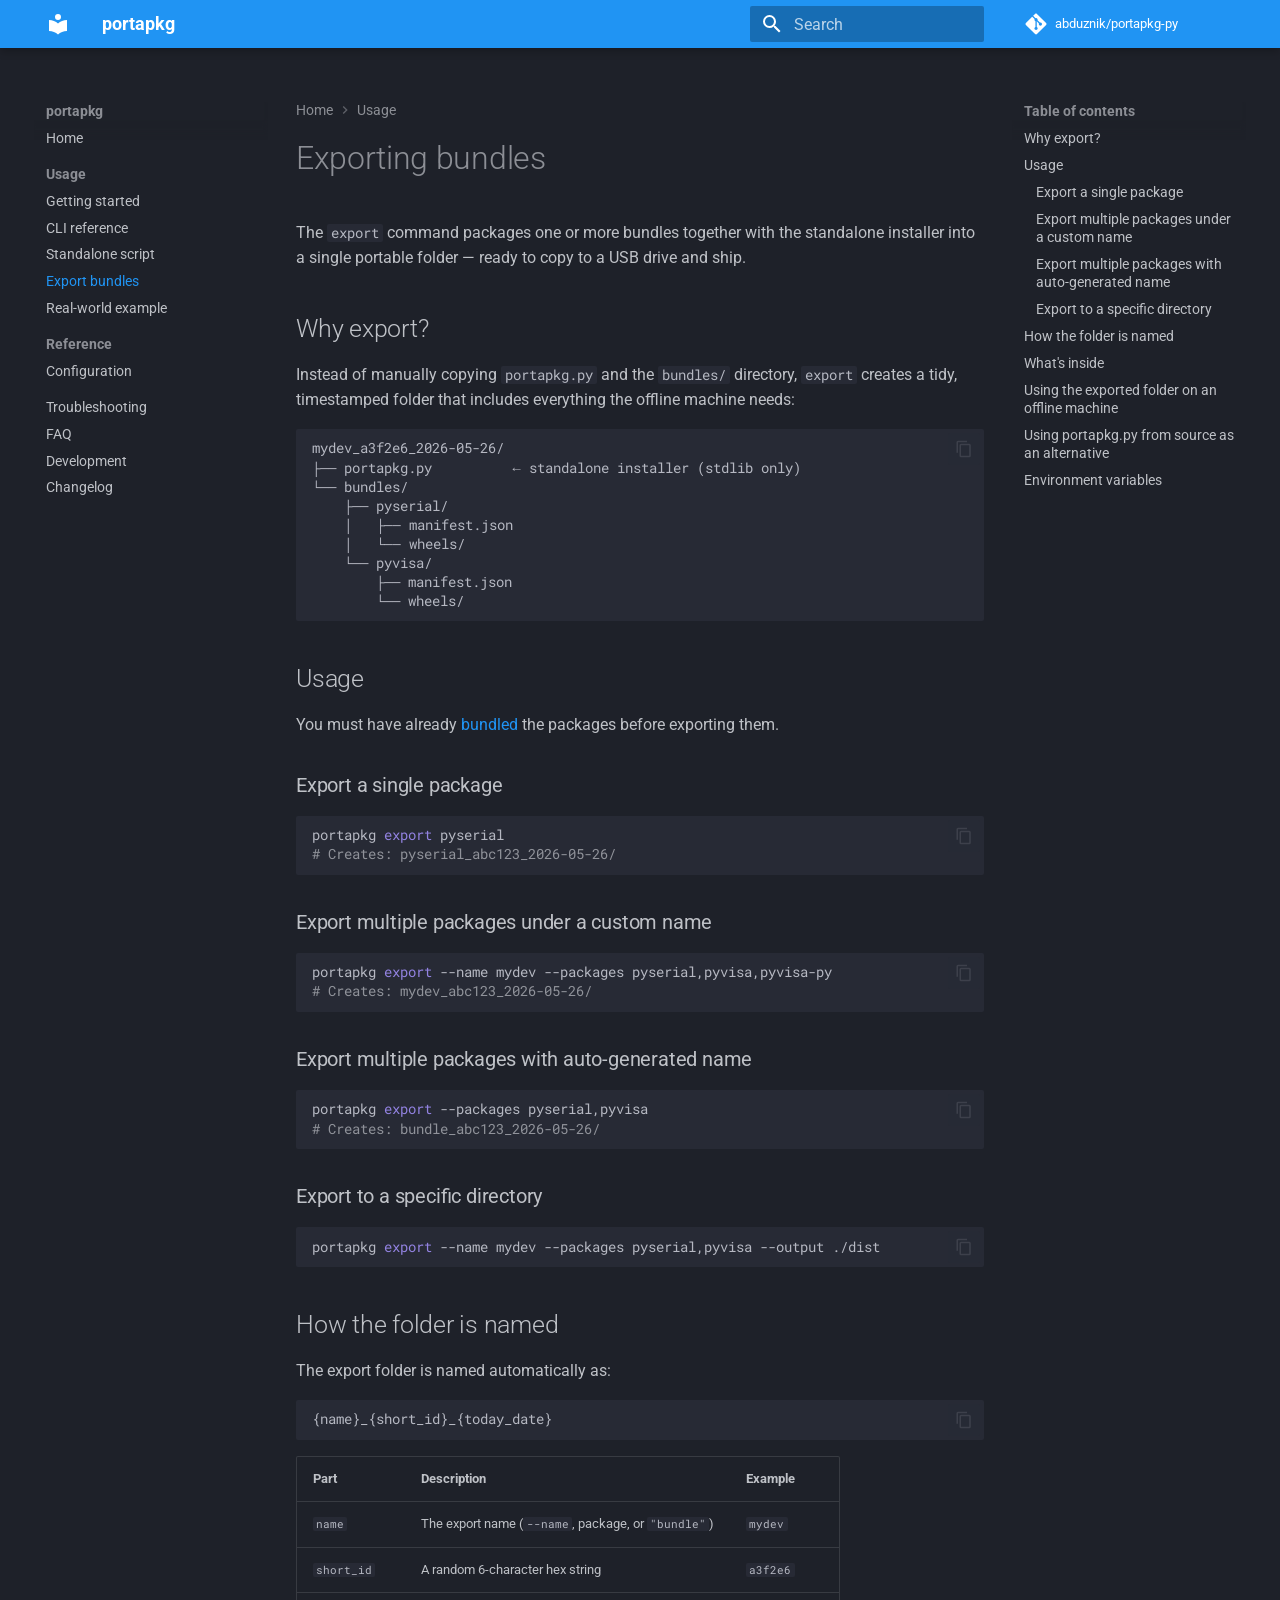
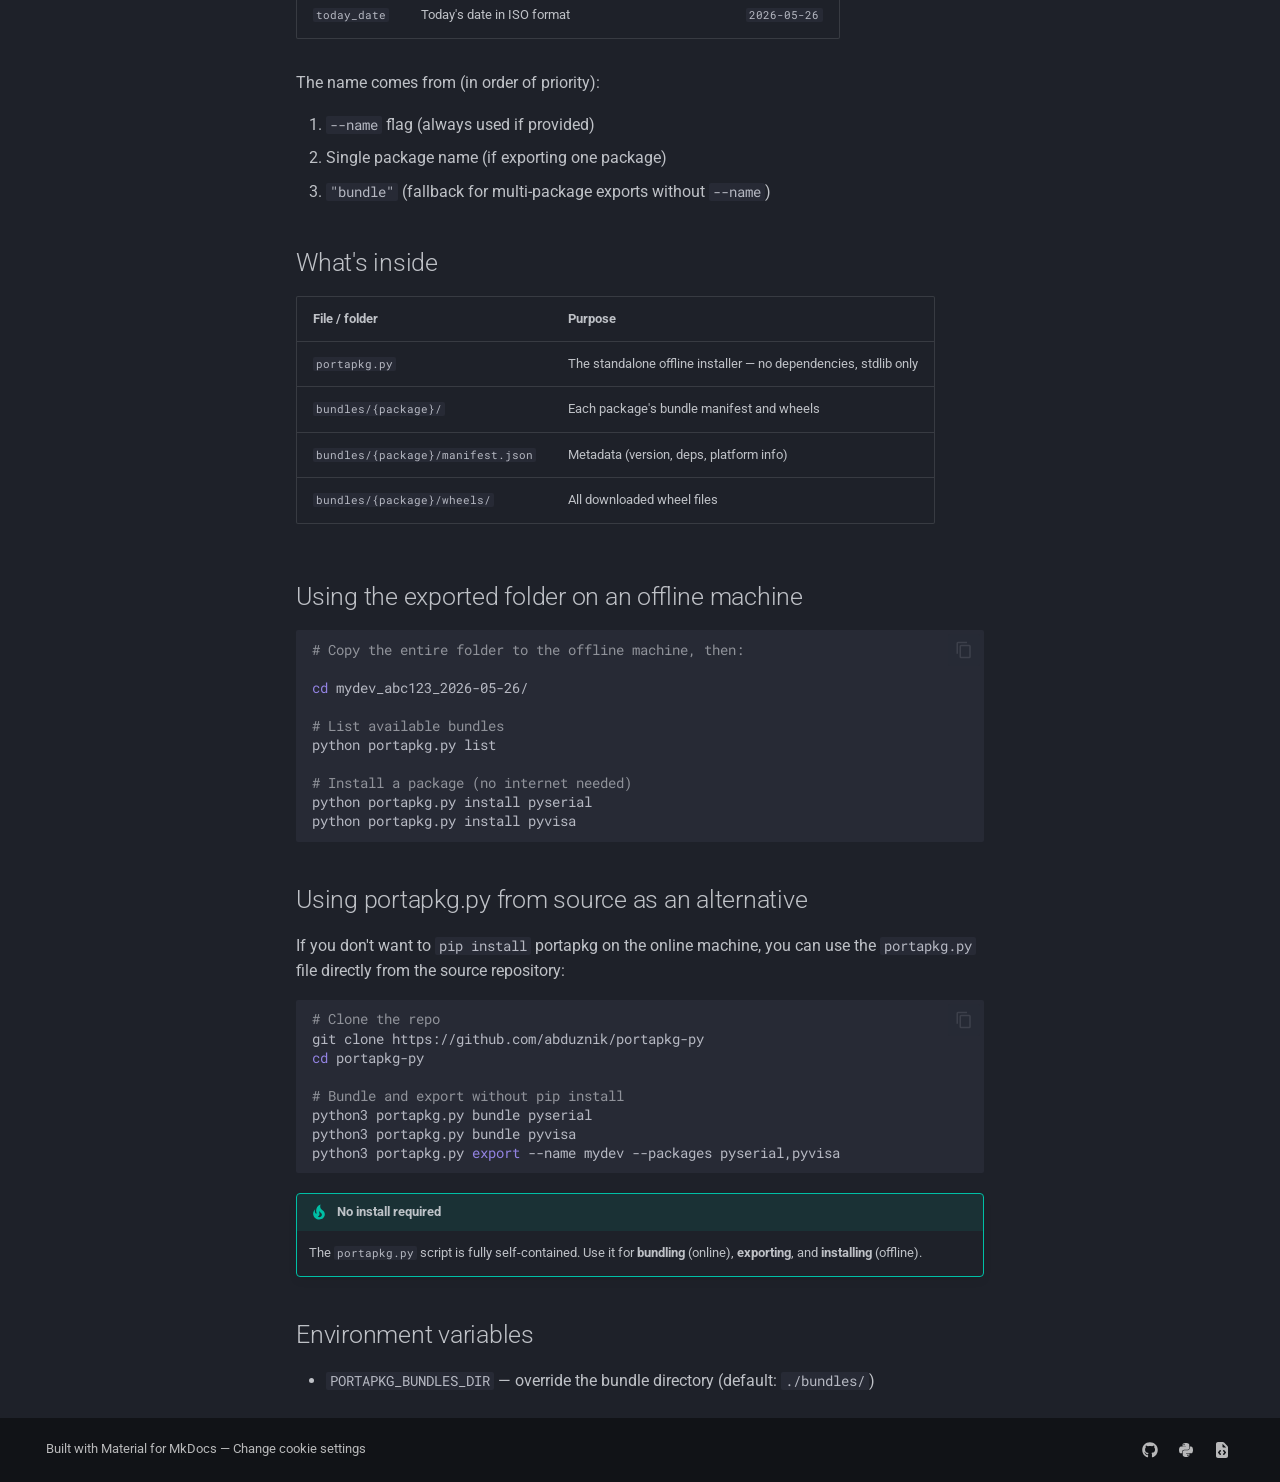
<file: site/export/index.html>
<!doctype html>
<html lang="en" class="no-js">
  <head>
    
      <meta charset="utf-8">
      <meta name="viewport" content="width=device-width,initial-scale=1">
      
        <meta name="description" content="Portable, offline-friendly Python package bundler and installer">
      
      
      
        <link rel="canonical" href="https://abduznik.github.io/portapkg-py/export/">
      
      
        <link rel="prev" href="../standalone/">
      
      
        <link rel="next" href="../realworld/">
      
      
        
      
      
      <link rel="icon" href="../assets/images/favicon.png">
      <meta name="generator" content="mkdocs-1.6.1, mkdocs-material-9.7.6">
    
    
      
        <title>Export bundles - portapkg</title>
      
    
    
      <link rel="stylesheet" href="../assets/stylesheets/main.484c7ddc.min.css">
      
        
        <link rel="stylesheet" href="../assets/stylesheets/palette.ab4e12ef.min.css">
      
      


    
    
      
    
    
      
        
        
        <link rel="preconnect" href="https://fonts.gstatic.com" crossorigin>
        <link rel="stylesheet" href="https://fonts.googleapis.com/css?family=Roboto:300,300i,400,400i,700,700i%7CRoboto+Mono:400,400i,700,700i&display=fallback">
        <style>:root{--md-text-font:"Roboto";--md-code-font:"Roboto Mono"}</style>
      
    
    
    <script>__md_scope=new URL("..",location),__md_hash=e=>[...e].reduce(((e,_)=>(e<<5)-e+_.charCodeAt(0)),0),__md_get=(e,_=localStorage,t=__md_scope)=>JSON.parse(_.getItem(t.pathname+"."+e)),__md_set=(e,_,t=localStorage,a=__md_scope)=>{try{t.setItem(a.pathname+"."+e,JSON.stringify(_))}catch(e){}}</script>
    
      
  


  
  

<script id="__analytics">function __md_analytics(){function e(){dataLayer.push(arguments)}window.dataLayer=window.dataLayer||[],e("js",new Date),e("config",""),document.addEventListener("DOMContentLoaded",(function(){document.forms.search&&document.forms.search.query.addEventListener("blur",(function(){this.value&&e("event","search",{search_term:this.value})}));document$.subscribe((function(){var t=document.forms.feedback;if(void 0!==t)for(var a of t.querySelectorAll("[type=submit]"))a.addEventListener("click",(function(a){a.preventDefault();var n=document.location.pathname,d=this.getAttribute("data-md-value");e("event","feedback",{page:n,data:d}),t.firstElementChild.disabled=!0;var r=t.querySelector(".md-feedback__note [data-md-value='"+d+"']");r&&(r.hidden=!1)})),t.hidden=!1})),location$.subscribe((function(t){e("config","",{page_path:t.pathname})}))}));var t=document.createElement("script");t.async=!0,t.src="https://www.googletagmanager.com/gtag/js?id=",document.getElementById("__analytics").insertAdjacentElement("afterEnd",t)}</script>
  
    <script>"undefined"!=typeof __md_analytics&&__md_analytics()</script>
  

    
    
  </head>
  
  
    
    
    
    
    
    <body dir="ltr" data-md-color-scheme="slate" data-md-color-primary="blue" data-md-color-accent="light-blue">
  
    
    <input class="md-toggle" data-md-toggle="drawer" type="checkbox" id="__drawer" autocomplete="off">
    <input class="md-toggle" data-md-toggle="search" type="checkbox" id="__search" autocomplete="off">
    <label class="md-overlay" for="__drawer"></label>
    <div data-md-component="skip">
      
        
        <a href="#exporting-bundles" class="md-skip">
          Skip to content
        </a>
      
    </div>
    <div data-md-component="announce">
      
    </div>
    
    
      

  

<header class="md-header md-header--shadow" data-md-component="header">
  <nav class="md-header__inner md-grid" aria-label="Header">
    <a href=".." title="portapkg" class="md-header__button md-logo" aria-label="portapkg" data-md-component="logo">
      
  
  <svg xmlns="http://www.w3.org/2000/svg" viewBox="0 0 24 24"><path d="M12 8a3 3 0 0 0 3-3 3 3 0 0 0-3-3 3 3 0 0 0-3 3 3 3 0 0 0 3 3m0 3.54C9.64 9.35 6.5 8 3 8v11c3.5 0 6.64 1.35 9 3.54 2.36-2.19 5.5-3.54 9-3.54V8c-3.5 0-6.64 1.35-9 3.54"/></svg>

    </a>
    <label class="md-header__button md-icon" for="__drawer">
      
      <svg xmlns="http://www.w3.org/2000/svg" viewBox="0 0 24 24"><path d="M3 6h18v2H3zm0 5h18v2H3zm0 5h18v2H3z"/></svg>
    </label>
    <div class="md-header__title" data-md-component="header-title">
      <div class="md-header__ellipsis">
        <div class="md-header__topic">
          <span class="md-ellipsis">
            portapkg
          </span>
        </div>
        <div class="md-header__topic" data-md-component="header-topic">
          <span class="md-ellipsis">
            
              Export bundles
            
          </span>
        </div>
      </div>
    </div>
    
      
    
    
    
    
      
      
        <label class="md-header__button md-icon" for="__search">
          
          <svg xmlns="http://www.w3.org/2000/svg" viewBox="0 0 24 24"><path d="M9.5 3A6.5 6.5 0 0 1 16 9.5c0 1.61-.59 3.09-1.56 4.23l.27.27h.79l5 5-1.5 1.5-5-5v-.79l-.27-.27A6.52 6.52 0 0 1 9.5 16 6.5 6.5 0 0 1 3 9.5 6.5 6.5 0 0 1 9.5 3m0 2C7 5 5 7 5 9.5S7 14 9.5 14 14 12 14 9.5 12 5 9.5 5"/></svg>
        </label>
        <div class="md-search" data-md-component="search" role="dialog">
  <label class="md-search__overlay" for="__search"></label>
  <div class="md-search__inner" role="search">
    <form class="md-search__form" name="search">
      <input type="text" class="md-search__input" name="query" aria-label="Search" placeholder="Search" autocapitalize="off" autocorrect="off" autocomplete="off" spellcheck="false" data-md-component="search-query" required>
      <label class="md-search__icon md-icon" for="__search">
        
        <svg xmlns="http://www.w3.org/2000/svg" viewBox="0 0 24 24"><path d="M9.5 3A6.5 6.5 0 0 1 16 9.5c0 1.61-.59 3.09-1.56 4.23l.27.27h.79l5 5-1.5 1.5-5-5v-.79l-.27-.27A6.52 6.52 0 0 1 9.5 16 6.5 6.5 0 0 1 3 9.5 6.5 6.5 0 0 1 9.5 3m0 2C7 5 5 7 5 9.5S7 14 9.5 14 14 12 14 9.5 12 5 9.5 5"/></svg>
        
        <svg xmlns="http://www.w3.org/2000/svg" viewBox="0 0 24 24"><path d="M20 11v2H8l5.5 5.5-1.42 1.42L4.16 12l7.92-7.92L13.5 5.5 8 11z"/></svg>
      </label>
      <nav class="md-search__options" aria-label="Search">
        
        <button type="reset" class="md-search__icon md-icon" title="Clear" aria-label="Clear" tabindex="-1">
          
          <svg xmlns="http://www.w3.org/2000/svg" viewBox="0 0 24 24"><path d="M19 6.41 17.59 5 12 10.59 6.41 5 5 6.41 10.59 12 5 17.59 6.41 19 12 13.41 17.59 19 19 17.59 13.41 12z"/></svg>
        </button>
      </nav>
      
        <div class="md-search__suggest" data-md-component="search-suggest"></div>
      
    </form>
    <div class="md-search__output">
      <div class="md-search__scrollwrap" tabindex="0" data-md-scrollfix>
        <div class="md-search-result" data-md-component="search-result">
          <div class="md-search-result__meta">
            Initializing search
          </div>
          <ol class="md-search-result__list" role="presentation"></ol>
        </div>
      </div>
    </div>
  </div>
</div>
      
    
    
      <div class="md-header__source">
        <a href="https://github.com/abduznik/portapkg-py" title="Go to repository" class="md-source" data-md-component="source">
  <div class="md-source__icon md-icon">
    
    <svg xmlns="http://www.w3.org/2000/svg" viewBox="0 0 448 512"><!--! Font Awesome Free 7.1.0 by @fontawesome - https://fontawesome.com License - https://fontawesome.com/license/free (Icons: CC BY 4.0, Fonts: SIL OFL 1.1, Code: MIT License) Copyright 2025 Fonticons, Inc.--><path d="M439.6 236.1 244 40.5c-5.4-5.5-12.8-8.5-20.4-8.5s-15 3-20.4 8.4L162.5 81l51.5 51.5c27.1-9.1 52.7 16.8 43.4 43.7l49.7 49.7c34.2-11.8 61.2 31 35.5 56.7-26.5 26.5-70.2-2.9-56-37.3L240.3 199v121.9c25.3 12.5 22.3 41.8 9.1 55-6.4 6.4-15.2 10.1-24.3 10.1s-17.8-3.6-24.3-10.1c-17.6-17.6-11.1-46.9 11.2-56v-123c-20.8-8.5-24.6-30.7-18.6-45L142.6 101 8.5 235.1C3 240.6 0 247.9 0 255.5s3 15 8.5 20.4l195.6 195.7c5.4 5.4 12.7 8.4 20.4 8.4s15-3 20.4-8.4l194.7-194.7c5.4-5.4 8.4-12.8 8.4-20.4s-3-15-8.4-20.4"/></svg>
  </div>
  <div class="md-source__repository">
    abduznik/portapkg-py
  </div>
</a>
      </div>
    
  </nav>
  
</header>
    
    <div class="md-container" data-md-component="container">
      
      
        
          
        
      
      <main class="md-main" data-md-component="main">
        <div class="md-main__inner md-grid">
          
            
              
              <div class="md-sidebar md-sidebar--primary" data-md-component="sidebar" data-md-type="navigation" >
                <div class="md-sidebar__scrollwrap">
                  <div class="md-sidebar__inner">
                    



<nav class="md-nav md-nav--primary" aria-label="Navigation" data-md-level="0">
  <label class="md-nav__title" for="__drawer">
    <a href=".." title="portapkg" class="md-nav__button md-logo" aria-label="portapkg" data-md-component="logo">
      
  
  <svg xmlns="http://www.w3.org/2000/svg" viewBox="0 0 24 24"><path d="M12 8a3 3 0 0 0 3-3 3 3 0 0 0-3-3 3 3 0 0 0-3 3 3 3 0 0 0 3 3m0 3.54C9.64 9.35 6.5 8 3 8v11c3.5 0 6.64 1.35 9 3.54 2.36-2.19 5.5-3.54 9-3.54V8c-3.5 0-6.64 1.35-9 3.54"/></svg>

    </a>
    portapkg
  </label>
  
    <div class="md-nav__source">
      <a href="https://github.com/abduznik/portapkg-py" title="Go to repository" class="md-source" data-md-component="source">
  <div class="md-source__icon md-icon">
    
    <svg xmlns="http://www.w3.org/2000/svg" viewBox="0 0 448 512"><!--! Font Awesome Free 7.1.0 by @fontawesome - https://fontawesome.com License - https://fontawesome.com/license/free (Icons: CC BY 4.0, Fonts: SIL OFL 1.1, Code: MIT License) Copyright 2025 Fonticons, Inc.--><path d="M439.6 236.1 244 40.5c-5.4-5.5-12.8-8.5-20.4-8.5s-15 3-20.4 8.4L162.5 81l51.5 51.5c27.1-9.1 52.7 16.8 43.4 43.7l49.7 49.7c34.2-11.8 61.2 31 35.5 56.7-26.5 26.5-70.2-2.9-56-37.3L240.3 199v121.9c25.3 12.5 22.3 41.8 9.1 55-6.4 6.4-15.2 10.1-24.3 10.1s-17.8-3.6-24.3-10.1c-17.6-17.6-11.1-46.9 11.2-56v-123c-20.8-8.5-24.6-30.7-18.6-45L142.6 101 8.5 235.1C3 240.6 0 247.9 0 255.5s3 15 8.5 20.4l195.6 195.7c5.4 5.4 12.7 8.4 20.4 8.4s15-3 20.4-8.4l194.7-194.7c5.4-5.4 8.4-12.8 8.4-20.4s-3-15-8.4-20.4"/></svg>
  </div>
  <div class="md-source__repository">
    abduznik/portapkg-py
  </div>
</a>
    </div>
  
  <ul class="md-nav__list" data-md-scrollfix>
    
      
      
  
  
  
  
    <li class="md-nav__item">
      <a href=".." class="md-nav__link">
        
  
  
  <span class="md-ellipsis">
    
  
    Home
  

    
  </span>
  
  

      </a>
    </li>
  

    
      
      
  
  
    
  
  
  
    
    
      
        
      
        
      
        
      
        
      
        
      
    
    
    
      
        
        
      
    
    
    <li class="md-nav__item md-nav__item--active md-nav__item--section md-nav__item--nested">
      
        
        
        <input class="md-nav__toggle md-toggle " type="checkbox" id="__nav_2" checked>
        
          
          <label class="md-nav__link" for="__nav_2" id="__nav_2_label" tabindex="">
            
  
  
  <span class="md-ellipsis">
    
  
    Usage
  

    
  </span>
  
  

            <span class="md-nav__icon md-icon"></span>
          </label>
        
        <nav class="md-nav" data-md-level="1" aria-labelledby="__nav_2_label" aria-expanded="true">
          <label class="md-nav__title" for="__nav_2">
            <span class="md-nav__icon md-icon"></span>
            
  
    Usage
  

          </label>
          <ul class="md-nav__list" data-md-scrollfix>
            
              
                
  
  
  
  
    <li class="md-nav__item">
      <a href="../usage/" class="md-nav__link">
        
  
  
  <span class="md-ellipsis">
    
  
    Getting started
  

    
  </span>
  
  

      </a>
    </li>
  

              
            
              
                
  
  
  
  
    <li class="md-nav__item">
      <a href="../cli/" class="md-nav__link">
        
  
  
  <span class="md-ellipsis">
    
  
    CLI reference
  

    
  </span>
  
  

      </a>
    </li>
  

              
            
              
                
  
  
  
  
    <li class="md-nav__item">
      <a href="../standalone/" class="md-nav__link">
        
  
  
  <span class="md-ellipsis">
    
  
    Standalone script
  

    
  </span>
  
  

      </a>
    </li>
  

              
            
              
                
  
  
    
  
  
  
    <li class="md-nav__item md-nav__item--active">
      
      <input class="md-nav__toggle md-toggle" type="checkbox" id="__toc">
      
      
        
      
      
        <label class="md-nav__link md-nav__link--active" for="__toc">
          
  
  
  <span class="md-ellipsis">
    
  
    Export bundles
  

    
  </span>
  
  

          <span class="md-nav__icon md-icon"></span>
        </label>
      
      <a href="./" class="md-nav__link md-nav__link--active">
        
  
  
  <span class="md-ellipsis">
    
  
    Export bundles
  

    
  </span>
  
  

      </a>
      
        

<nav class="md-nav md-nav--secondary" aria-label="Table of contents">
  
  
  
    
  
  
    <label class="md-nav__title" for="__toc">
      <span class="md-nav__icon md-icon"></span>
      Table of contents
    </label>
    <ul class="md-nav__list" data-md-component="toc" data-md-scrollfix>
      
        <li class="md-nav__item">
  <a href="#why-export" class="md-nav__link">
    <span class="md-ellipsis">
      
        Why export?
      
    </span>
  </a>
  
</li>
      
        <li class="md-nav__item">
  <a href="#usage" class="md-nav__link">
    <span class="md-ellipsis">
      
        Usage
      
    </span>
  </a>
  
    <nav class="md-nav" aria-label="Usage">
      <ul class="md-nav__list">
        
          <li class="md-nav__item">
  <a href="#export-a-single-package" class="md-nav__link">
    <span class="md-ellipsis">
      
        Export a single package
      
    </span>
  </a>
  
</li>
        
          <li class="md-nav__item">
  <a href="#export-multiple-packages-under-a-custom-name" class="md-nav__link">
    <span class="md-ellipsis">
      
        Export multiple packages under a custom name
      
    </span>
  </a>
  
</li>
        
          <li class="md-nav__item">
  <a href="#export-multiple-packages-with-auto-generated-name" class="md-nav__link">
    <span class="md-ellipsis">
      
        Export multiple packages with auto-generated name
      
    </span>
  </a>
  
</li>
        
          <li class="md-nav__item">
  <a href="#export-to-a-specific-directory" class="md-nav__link">
    <span class="md-ellipsis">
      
        Export to a specific directory
      
    </span>
  </a>
  
</li>
        
      </ul>
    </nav>
  
</li>
      
        <li class="md-nav__item">
  <a href="#how-the-folder-is-named" class="md-nav__link">
    <span class="md-ellipsis">
      
        How the folder is named
      
    </span>
  </a>
  
</li>
      
        <li class="md-nav__item">
  <a href="#whats-inside" class="md-nav__link">
    <span class="md-ellipsis">
      
        What's inside
      
    </span>
  </a>
  
</li>
      
        <li class="md-nav__item">
  <a href="#using-the-exported-folder-on-an-offline-machine" class="md-nav__link">
    <span class="md-ellipsis">
      
        Using the exported folder on an offline machine
      
    </span>
  </a>
  
</li>
      
        <li class="md-nav__item">
  <a href="#using-portapkgpy-from-source-as-an-alternative" class="md-nav__link">
    <span class="md-ellipsis">
      
        Using portapkg.py from source as an alternative
      
    </span>
  </a>
  
</li>
      
        <li class="md-nav__item">
  <a href="#environment-variables" class="md-nav__link">
    <span class="md-ellipsis">
      
        Environment variables
      
    </span>
  </a>
  
</li>
      
    </ul>
  
</nav>
      
    </li>
  

              
            
              
                
  
  
  
  
    <li class="md-nav__item">
      <a href="../realworld/" class="md-nav__link">
        
  
  
  <span class="md-ellipsis">
    
  
    Real-world example
  

    
  </span>
  
  

      </a>
    </li>
  

              
            
          </ul>
        </nav>
      
    </li>
  

    
      
      
  
  
  
  
    
    
      
        
      
    
    
    
      
        
        
      
    
    
    <li class="md-nav__item md-nav__item--section md-nav__item--nested">
      
        
        
        <input class="md-nav__toggle md-toggle " type="checkbox" id="__nav_3" >
        
          
          <label class="md-nav__link" for="__nav_3" id="__nav_3_label" tabindex="">
            
  
  
  <span class="md-ellipsis">
    
  
    Reference
  

    
  </span>
  
  

            <span class="md-nav__icon md-icon"></span>
          </label>
        
        <nav class="md-nav" data-md-level="1" aria-labelledby="__nav_3_label" aria-expanded="false">
          <label class="md-nav__title" for="__nav_3">
            <span class="md-nav__icon md-icon"></span>
            
  
    Reference
  

          </label>
          <ul class="md-nav__list" data-md-scrollfix>
            
              
                
  
  
  
  
    <li class="md-nav__item">
      <a href="../configuration/" class="md-nav__link">
        
  
  
  <span class="md-ellipsis">
    
  
    Configuration
  

    
  </span>
  
  

      </a>
    </li>
  

              
            
          </ul>
        </nav>
      
    </li>
  

    
      
      
  
  
  
  
    <li class="md-nav__item">
      <a href="../troubleshooting/" class="md-nav__link">
        
  
  
  <span class="md-ellipsis">
    
  
    Troubleshooting
  

    
  </span>
  
  

      </a>
    </li>
  

    
      
      
  
  
  
  
    <li class="md-nav__item">
      <a href="../faq/" class="md-nav__link">
        
  
  
  <span class="md-ellipsis">
    
  
    FAQ
  

    
  </span>
  
  

      </a>
    </li>
  

    
      
      
  
  
  
  
    <li class="md-nav__item">
      <a href="../development/" class="md-nav__link">
        
  
  
  <span class="md-ellipsis">
    
  
    Development
  

    
  </span>
  
  

      </a>
    </li>
  

    
      
      
  
  
  
  
    <li class="md-nav__item">
      <a href="../changelog/" class="md-nav__link">
        
  
  
  <span class="md-ellipsis">
    
  
    Changelog
  

    
  </span>
  
  

      </a>
    </li>
  

    
  </ul>
</nav>
                  </div>
                </div>
              </div>
            
            
              
              <div class="md-sidebar md-sidebar--secondary" data-md-component="sidebar" data-md-type="toc" >
                <div class="md-sidebar__scrollwrap">
                  <div class="md-sidebar__inner">
                    

<nav class="md-nav md-nav--secondary" aria-label="Table of contents">
  
  
  
    
  
  
    <label class="md-nav__title" for="__toc">
      <span class="md-nav__icon md-icon"></span>
      Table of contents
    </label>
    <ul class="md-nav__list" data-md-component="toc" data-md-scrollfix>
      
        <li class="md-nav__item">
  <a href="#why-export" class="md-nav__link">
    <span class="md-ellipsis">
      
        Why export?
      
    </span>
  </a>
  
</li>
      
        <li class="md-nav__item">
  <a href="#usage" class="md-nav__link">
    <span class="md-ellipsis">
      
        Usage
      
    </span>
  </a>
  
    <nav class="md-nav" aria-label="Usage">
      <ul class="md-nav__list">
        
          <li class="md-nav__item">
  <a href="#export-a-single-package" class="md-nav__link">
    <span class="md-ellipsis">
      
        Export a single package
      
    </span>
  </a>
  
</li>
        
          <li class="md-nav__item">
  <a href="#export-multiple-packages-under-a-custom-name" class="md-nav__link">
    <span class="md-ellipsis">
      
        Export multiple packages under a custom name
      
    </span>
  </a>
  
</li>
        
          <li class="md-nav__item">
  <a href="#export-multiple-packages-with-auto-generated-name" class="md-nav__link">
    <span class="md-ellipsis">
      
        Export multiple packages with auto-generated name
      
    </span>
  </a>
  
</li>
        
          <li class="md-nav__item">
  <a href="#export-to-a-specific-directory" class="md-nav__link">
    <span class="md-ellipsis">
      
        Export to a specific directory
      
    </span>
  </a>
  
</li>
        
      </ul>
    </nav>
  
</li>
      
        <li class="md-nav__item">
  <a href="#how-the-folder-is-named" class="md-nav__link">
    <span class="md-ellipsis">
      
        How the folder is named
      
    </span>
  </a>
  
</li>
      
        <li class="md-nav__item">
  <a href="#whats-inside" class="md-nav__link">
    <span class="md-ellipsis">
      
        What's inside
      
    </span>
  </a>
  
</li>
      
        <li class="md-nav__item">
  <a href="#using-the-exported-folder-on-an-offline-machine" class="md-nav__link">
    <span class="md-ellipsis">
      
        Using the exported folder on an offline machine
      
    </span>
  </a>
  
</li>
      
        <li class="md-nav__item">
  <a href="#using-portapkgpy-from-source-as-an-alternative" class="md-nav__link">
    <span class="md-ellipsis">
      
        Using portapkg.py from source as an alternative
      
    </span>
  </a>
  
</li>
      
        <li class="md-nav__item">
  <a href="#environment-variables" class="md-nav__link">
    <span class="md-ellipsis">
      
        Environment variables
      
    </span>
  </a>
  
</li>
      
    </ul>
  
</nav>
                  </div>
                </div>
              </div>
            
          
          
            <div class="md-content" data-md-component="content">
              
                



  


  <nav class="md-path" aria-label="Navigation" >
    <ol class="md-path__list">
      
        
  
  
    <li class="md-path__item">
      <a href=".." class="md-path__link">
        
  <span class="md-ellipsis">
    Home
  </span>

      </a>
    </li>
  

      
      
        
  
  
    
    
      <li class="md-path__item">
        <a href="../usage/" class="md-path__link">
          
  <span class="md-ellipsis">
    Usage
  </span>

        </a>
      </li>
    
  

      
    </ol>
  </nav>

              
              <article class="md-content__inner md-typeset">
                
                  


  
  


<h1 id="exporting-bundles">Exporting bundles<a class="headerlink" href="#exporting-bundles" title="Permanent link">&para;</a></h1>
<p>The <code>export</code> command packages one or more bundles together with the standalone
installer into a single portable folder — ready to copy to a USB drive and ship.</p>
<h2 id="why-export">Why export?<a class="headerlink" href="#why-export" title="Permanent link">&para;</a></h2>
<p>Instead of manually copying <code>portapkg.py</code> and the <code>bundles/</code> directory, <code>export</code>
creates a tidy, timestamped folder that includes everything the offline machine
needs:</p>
<div class="highlight"><pre><span></span><code><a id="__codelineno-0-1" name="__codelineno-0-1" href="#__codelineno-0-1"></a>mydev_a3f2e6_2026-05-26/
<a id="__codelineno-0-2" name="__codelineno-0-2" href="#__codelineno-0-2"></a>├── portapkg.py          ← standalone installer (stdlib only)
<a id="__codelineno-0-3" name="__codelineno-0-3" href="#__codelineno-0-3"></a>└── bundles/
<a id="__codelineno-0-4" name="__codelineno-0-4" href="#__codelineno-0-4"></a>    ├── pyserial/
<a id="__codelineno-0-5" name="__codelineno-0-5" href="#__codelineno-0-5"></a>    │   ├── manifest.json
<a id="__codelineno-0-6" name="__codelineno-0-6" href="#__codelineno-0-6"></a>    │   └── wheels/
<a id="__codelineno-0-7" name="__codelineno-0-7" href="#__codelineno-0-7"></a>    └── pyvisa/
<a id="__codelineno-0-8" name="__codelineno-0-8" href="#__codelineno-0-8"></a>        ├── manifest.json
<a id="__codelineno-0-9" name="__codelineno-0-9" href="#__codelineno-0-9"></a>        └── wheels/
</code></pre></div>
<h2 id="usage">Usage<a class="headerlink" href="#usage" title="Permanent link">&para;</a></h2>
<p>You must have already <a href="../usage/#bundling-packages">bundled</a> the packages before
exporting them.</p>
<h3 id="export-a-single-package">Export a single package<a class="headerlink" href="#export-a-single-package" title="Permanent link">&para;</a></h3>
<div class="highlight"><pre><span></span><code><a id="__codelineno-1-1" name="__codelineno-1-1" href="#__codelineno-1-1"></a>portapkg<span class="w"> </span><span class="nb">export</span><span class="w"> </span>pyserial
<a id="__codelineno-1-2" name="__codelineno-1-2" href="#__codelineno-1-2"></a><span class="c1"># Creates: pyserial_abc123_2026-05-26/</span>
</code></pre></div>
<h3 id="export-multiple-packages-under-a-custom-name">Export multiple packages under a custom name<a class="headerlink" href="#export-multiple-packages-under-a-custom-name" title="Permanent link">&para;</a></h3>
<div class="highlight"><pre><span></span><code><a id="__codelineno-2-1" name="__codelineno-2-1" href="#__codelineno-2-1"></a>portapkg<span class="w"> </span><span class="nb">export</span><span class="w"> </span>--name<span class="w"> </span>mydev<span class="w"> </span>--packages<span class="w"> </span>pyserial,pyvisa,pyvisa-py
<a id="__codelineno-2-2" name="__codelineno-2-2" href="#__codelineno-2-2"></a><span class="c1"># Creates: mydev_abc123_2026-05-26/</span>
</code></pre></div>
<h3 id="export-multiple-packages-with-auto-generated-name">Export multiple packages with auto-generated name<a class="headerlink" href="#export-multiple-packages-with-auto-generated-name" title="Permanent link">&para;</a></h3>
<div class="highlight"><pre><span></span><code><a id="__codelineno-3-1" name="__codelineno-3-1" href="#__codelineno-3-1"></a>portapkg<span class="w"> </span><span class="nb">export</span><span class="w"> </span>--packages<span class="w"> </span>pyserial,pyvisa
<a id="__codelineno-3-2" name="__codelineno-3-2" href="#__codelineno-3-2"></a><span class="c1"># Creates: bundle_abc123_2026-05-26/</span>
</code></pre></div>
<h3 id="export-to-a-specific-directory">Export to a specific directory<a class="headerlink" href="#export-to-a-specific-directory" title="Permanent link">&para;</a></h3>
<div class="highlight"><pre><span></span><code><a id="__codelineno-4-1" name="__codelineno-4-1" href="#__codelineno-4-1"></a>portapkg<span class="w"> </span><span class="nb">export</span><span class="w"> </span>--name<span class="w"> </span>mydev<span class="w"> </span>--packages<span class="w"> </span>pyserial,pyvisa<span class="w"> </span>--output<span class="w"> </span>./dist
</code></pre></div>
<h2 id="how-the-folder-is-named">How the folder is named<a class="headerlink" href="#how-the-folder-is-named" title="Permanent link">&para;</a></h2>
<p>The export folder is named automatically as:</p>
<div class="highlight"><pre><span></span><code><a id="__codelineno-5-1" name="__codelineno-5-1" href="#__codelineno-5-1"></a>{name}_{short_id}_{today_date}
</code></pre></div>
<table>
<thead>
<tr>
<th>Part</th>
<th>Description</th>
<th>Example</th>
</tr>
</thead>
<tbody>
<tr>
<td><code>name</code></td>
<td>The export name (<code>--name</code>, package, or <code>"bundle"</code>)</td>
<td><code>mydev</code></td>
</tr>
<tr>
<td><code>short_id</code></td>
<td>A random 6-character hex string</td>
<td><code>a3f2e6</code></td>
</tr>
<tr>
<td><code>today_date</code></td>
<td>Today's date in ISO format</td>
<td><code>2026-05-26</code></td>
</tr>
</tbody>
</table>
<p>The name comes from (in order of priority):</p>
<ol>
<li><code>--name</code> flag (always used if provided)</li>
<li>Single package name (if exporting one package)</li>
<li><code>"bundle"</code> (fallback for multi-package exports without <code>--name</code>)</li>
</ol>
<h2 id="whats-inside">What's inside<a class="headerlink" href="#whats-inside" title="Permanent link">&para;</a></h2>
<table>
<thead>
<tr>
<th>File / folder</th>
<th>Purpose</th>
</tr>
</thead>
<tbody>
<tr>
<td><code>portapkg.py</code></td>
<td>The standalone offline installer — no dependencies, stdlib only</td>
</tr>
<tr>
<td><code>bundles/{package}/</code></td>
<td>Each package's bundle manifest and wheels</td>
</tr>
<tr>
<td><code>bundles/{package}/manifest.json</code></td>
<td>Metadata (version, deps, platform info)</td>
</tr>
<tr>
<td><code>bundles/{package}/wheels/</code></td>
<td>All downloaded wheel files</td>
</tr>
</tbody>
</table>
<h2 id="using-the-exported-folder-on-an-offline-machine">Using the exported folder on an offline machine<a class="headerlink" href="#using-the-exported-folder-on-an-offline-machine" title="Permanent link">&para;</a></h2>
<div class="highlight"><pre><span></span><code><a id="__codelineno-6-1" name="__codelineno-6-1" href="#__codelineno-6-1"></a><span class="c1"># Copy the entire folder to the offline machine, then:</span>
<a id="__codelineno-6-2" name="__codelineno-6-2" href="#__codelineno-6-2"></a>
<a id="__codelineno-6-3" name="__codelineno-6-3" href="#__codelineno-6-3"></a><span class="nb">cd</span><span class="w"> </span>mydev_abc123_2026-05-26/
<a id="__codelineno-6-4" name="__codelineno-6-4" href="#__codelineno-6-4"></a>
<a id="__codelineno-6-5" name="__codelineno-6-5" href="#__codelineno-6-5"></a><span class="c1"># List available bundles</span>
<a id="__codelineno-6-6" name="__codelineno-6-6" href="#__codelineno-6-6"></a>python<span class="w"> </span>portapkg.py<span class="w"> </span>list
<a id="__codelineno-6-7" name="__codelineno-6-7" href="#__codelineno-6-7"></a>
<a id="__codelineno-6-8" name="__codelineno-6-8" href="#__codelineno-6-8"></a><span class="c1"># Install a package (no internet needed)</span>
<a id="__codelineno-6-9" name="__codelineno-6-9" href="#__codelineno-6-9"></a>python<span class="w"> </span>portapkg.py<span class="w"> </span>install<span class="w"> </span>pyserial
<a id="__codelineno-6-10" name="__codelineno-6-10" href="#__codelineno-6-10"></a>python<span class="w"> </span>portapkg.py<span class="w"> </span>install<span class="w"> </span>pyvisa
</code></pre></div>
<h2 id="using-portapkgpy-from-source-as-an-alternative">Using portapkg.py from source as an alternative<a class="headerlink" href="#using-portapkgpy-from-source-as-an-alternative" title="Permanent link">&para;</a></h2>
<p>If you don't want to <code>pip install</code> portapkg on the online machine, you can
use the <code>portapkg.py</code> file directly from the source repository:</p>
<div class="highlight"><pre><span></span><code><a id="__codelineno-7-1" name="__codelineno-7-1" href="#__codelineno-7-1"></a><span class="c1"># Clone the repo</span>
<a id="__codelineno-7-2" name="__codelineno-7-2" href="#__codelineno-7-2"></a>git<span class="w"> </span>clone<span class="w"> </span>https://github.com/abduznik/portapkg-py
<a id="__codelineno-7-3" name="__codelineno-7-3" href="#__codelineno-7-3"></a><span class="nb">cd</span><span class="w"> </span>portapkg-py
<a id="__codelineno-7-4" name="__codelineno-7-4" href="#__codelineno-7-4"></a>
<a id="__codelineno-7-5" name="__codelineno-7-5" href="#__codelineno-7-5"></a><span class="c1"># Bundle and export without pip install</span>
<a id="__codelineno-7-6" name="__codelineno-7-6" href="#__codelineno-7-6"></a>python3<span class="w"> </span>portapkg.py<span class="w"> </span>bundle<span class="w"> </span>pyserial
<a id="__codelineno-7-7" name="__codelineno-7-7" href="#__codelineno-7-7"></a>python3<span class="w"> </span>portapkg.py<span class="w"> </span>bundle<span class="w"> </span>pyvisa
<a id="__codelineno-7-8" name="__codelineno-7-8" href="#__codelineno-7-8"></a>python3<span class="w"> </span>portapkg.py<span class="w"> </span><span class="nb">export</span><span class="w"> </span>--name<span class="w"> </span>mydev<span class="w"> </span>--packages<span class="w"> </span>pyserial,pyvisa
</code></pre></div>
<div class="admonition tip">
<p class="admonition-title">No install required</p>
<p>The <code>portapkg.py</code> script is fully self-contained. Use it for <strong>bundling</strong>
(online), <strong>exporting</strong>, and <strong>installing</strong> (offline).</p>
</div>
<h2 id="environment-variables">Environment variables<a class="headerlink" href="#environment-variables" title="Permanent link">&para;</a></h2>
<ul>
<li><code>PORTAPKG_BUNDLES_DIR</code> — override the bundle directory (default: <code>./bundles/</code>)</li>
</ul>









  




                
              </article>
            </div>
          
          
  <script>var tabs=__md_get("__tabs");if(Array.isArray(tabs))e:for(var set of document.querySelectorAll(".tabbed-set")){var labels=set.querySelector(".tabbed-labels");for(var tab of tabs)for(var label of labels.getElementsByTagName("label"))if(label.innerText.trim()===tab){var input=document.getElementById(label.htmlFor);input.checked=!0;continue e}}</script>

<script>var target=document.getElementById(location.hash.slice(1));target&&target.name&&(target.checked=target.name.startsWith("__tabbed_"))</script>
        </div>
        
          <button type="button" class="md-top md-icon" data-md-component="top" hidden>
  
  <svg xmlns="http://www.w3.org/2000/svg" viewBox="0 0 24 24"><path d="M13 20h-2V8l-5.5 5.5-1.42-1.42L12 4.16l7.92 7.92-1.42 1.42L13 8z"/></svg>
  Back to top
</button>
        
      </main>
      
        <footer class="md-footer">
  
  <div class="md-footer-meta md-typeset">
    <div class="md-footer-meta__inner md-grid">
      <div class="md-copyright">
  
    <div class="md-copyright__highlight">
      Built with <a href="https://squidfunk.github.io/mkdocs-material/" target="_blank">Material for MkDocs</a> &mdash;
<a href="#__consent">Change cookie settings</a>

    </div>
  
  
</div>
      
        
<div class="md-social">
  
    
    
    
    
      
      
    
    <a href="https://github.com/abduznik/portapkg-py" target="_blank" rel="noopener" title="github.com" class="md-social__link">
      <svg xmlns="http://www.w3.org/2000/svg" viewBox="0 0 512 512"><!--! Font Awesome Free 7.1.0 by @fontawesome - https://fontawesome.com License - https://fontawesome.com/license/free (Icons: CC BY 4.0, Fonts: SIL OFL 1.1, Code: MIT License) Copyright 2025 Fonticons, Inc.--><path d="M173.9 397.4c0 2-2.3 3.6-5.2 3.6-3.3.3-5.6-1.3-5.6-3.6 0-2 2.3-3.6 5.2-3.6 3-.3 5.6 1.3 5.6 3.6m-31.1-4.5c-.7 2 1.3 4.3 4.3 4.9 2.6 1 5.6 0 6.2-2s-1.3-4.3-4.3-5.2c-2.6-.7-5.5.3-6.2 2.3m44.2-1.7c-2.9.7-4.9 2.6-4.6 4.9.3 2 2.9 3.3 5.9 2.6 2.9-.7 4.9-2.6 4.6-4.6-.3-1.9-3-3.2-5.9-2.9M252.8 8C114.1 8 8 113.3 8 252c0 110.9 69.8 205.8 169.5 239.2 12.8 2.3 17.3-5.6 17.3-12.1 0-6.2-.3-40.4-.3-61.4 0 0-70 15-84.7-29.8 0 0-11.4-29.1-27.8-36.6 0 0-22.9-15.7 1.6-15.4 0 0 24.9 2 38.6 25.8 21.9 38.6 58.6 27.5 72.9 20.9 2.3-16 8.8-27.1 16-33.7-55.9-6.2-112.3-14.3-112.3-110.5 0-27.5 7.6-41.3 23.6-58.9-2.6-6.5-11.1-33.3 2.6-67.9 20.9-6.5 69 27 69 27 20-5.6 41.5-8.5 62.8-8.5s42.8 2.9 62.8 8.5c0 0 48.1-33.6 69-27 13.7 34.7 5.2 61.4 2.6 67.9 16 17.7 25.8 31.5 25.8 58.9 0 96.5-58.9 104.2-114.8 110.5 9.2 7.9 17 22.9 17 46.4 0 33.7-.3 75.4-.3 83.6 0 6.5 4.6 14.4 17.3 12.1C436.2 457.8 504 362.9 504 252 504 113.3 391.5 8 252.8 8M105.2 352.9c-1.3 1-1 3.3.7 5.2 1.6 1.6 3.9 2.3 5.2 1 1.3-1 1-3.3-.7-5.2-1.6-1.6-3.9-2.3-5.2-1m-10.8-8.1c-.7 1.3.3 2.9 2.3 3.9 1.6 1 3.6.7 4.3-.7.7-1.3-.3-2.9-2.3-3.9-2-.6-3.6-.3-4.3.7m32.4 35.6c-1.6 1.3-1 4.3 1.3 6.2 2.3 2.3 5.2 2.6 6.5 1 1.3-1.3.7-4.3-1.3-6.2-2.2-2.3-5.2-2.6-6.5-1m-11.4-14.7c-1.6 1-1.6 3.6 0 5.9s4.3 3.3 5.6 2.3c1.6-1.3 1.6-3.9 0-6.2-1.4-2.3-4-3.3-5.6-2"/></svg>
    </a>
  
    
    
    
    
      
      
    
    <a href="https://pypi.org/project/portapkg/" target="_blank" rel="noopener" title="pypi.org" class="md-social__link">
      <svg xmlns="http://www.w3.org/2000/svg" viewBox="0 0 448 512"><!--! Font Awesome Free 7.1.0 by @fontawesome - https://fontawesome.com License - https://fontawesome.com/license/free (Icons: CC BY 4.0, Fonts: SIL OFL 1.1, Code: MIT License) Copyright 2025 Fonticons, Inc.--><path d="M439.8 200.5c-7.7-30.9-22.3-54.2-53.4-54.2h-40.1v47.4c0 36.8-31.2 67.8-66.8 67.8H172.7c-29.2 0-53.4 25-53.4 54.3v101.8c0 29 25.2 46 53.4 54.3 33.8 9.9 66.3 11.7 106.8 0 26.9-7.8 53.4-23.5 53.4-54.3v-40.7H226.2v-13.6h160.2c31.1 0 42.6-21.7 53.4-54.2 11.2-33.5 10.7-65.7 0-108.6M286.2 444.7a20.4 20.4 0 1 1 0-40.7 20.4 20.4 0 1 1 0 40.7M167.8 248.1h106.8c29.7 0 53.4-24.5 53.4-54.3V91.9c0-29-24.4-50.7-53.4-55.6-35.8-5.9-74.7-5.6-106.8.1-45.2 8-53.4 24.7-53.4 55.6v40.7h106.9v13.6h-147c-31.1 0-58.3 18.7-66.8 54.2-9.8 40.7-10.2 66.1 0 108.6 7.6 31.6 25.7 54.2 56.8 54.2H101v-48.8c0-35.3 30.5-66.4 66.8-66.4m-6.6-183.4a20.4 20.4 0 1 1 0 40.8 20.4 20.4 0 1 1 0-40.8"/></svg>
    </a>
  
    
    
    
    
      
      
    
    <a href="https://github.com/abduznik/portapkg-py/blob/main/portapkg.py" target="_blank" rel="noopener" title="github.com" class="md-social__link">
      <svg xmlns="http://www.w3.org/2000/svg" viewBox="0 0 384 512"><!--! Font Awesome Free 7.1.0 by @fontawesome - https://fontawesome.com License - https://fontawesome.com/license/free (Icons: CC BY 4.0, Fonts: SIL OFL 1.1, Code: MIT License) Copyright 2025 Fonticons, Inc.--><path d="M0 64C0 28.7 28.7 0 64 0h149.5c17 0 33.3 6.7 45.3 18.7l106.5 106.6c12 12 18.7 28.3 18.7 45.3V448c0 35.3-28.7 64-64 64H64c-35.3 0-64-28.7-64-64zm208-5.5V152c0 13.3 10.7 24 24 24h93.5zm-53.8 237.1c8.6-10.1 7.5-25.2-2.6-33.8s-25.2-7.5-33.8 2.6l-48 56c-7.7 9-7.7 22.2 0 31.2l48 56c8.6 10.1 23.8 11.2 33.8 2.6s11.2-23.8 2.6-33.8L119.6 336zm112-31.2c-8.6-10.1-23.8-11.2-33.8-2.6s-11.2 23.8-2.6 33.8l34.6 40.4-34.6 40.4c-8.6 10.1-7.5 25.2 2.6 33.8s25.2 7.5 33.8-2.6l48-56c7.7-9 7.7-22.2 0-31.2z"/></svg>
    </a>
  
</div>
      
    </div>
  </div>
</footer>
      
    </div>
    <div class="md-dialog" data-md-component="dialog">
      <div class="md-dialog__inner md-typeset"></div>
    </div>
    
    
    
      
      
      <script id="__config" type="application/json">{"annotate": null, "base": "..", "features": ["navigation.instant", "navigation.tracking", "navigation.sections", "navigation.path", "navigation.indexes", "navigation.top", "content.code.copy", "content.code.annotate", "content.tabs.link", "search.suggest", "search.highlight", "header.autohide", "announce.dismiss"], "search": "../assets/javascripts/workers/search.2c215733.min.js", "tags": null, "translations": {"clipboard.copied": "Copied to clipboard", "clipboard.copy": "Copy to clipboard", "search.result.more.one": "1 more on this page", "search.result.more.other": "# more on this page", "search.result.none": "No matching documents", "search.result.one": "1 matching document", "search.result.other": "# matching documents", "search.result.placeholder": "Type to start searching", "search.result.term.missing": "Missing", "select.version": "Select version"}, "version": null}</script>
    
    
      <script src="../assets/javascripts/bundle.79ae519e.min.js"></script>
      
    
  </body>
</html>
</file>
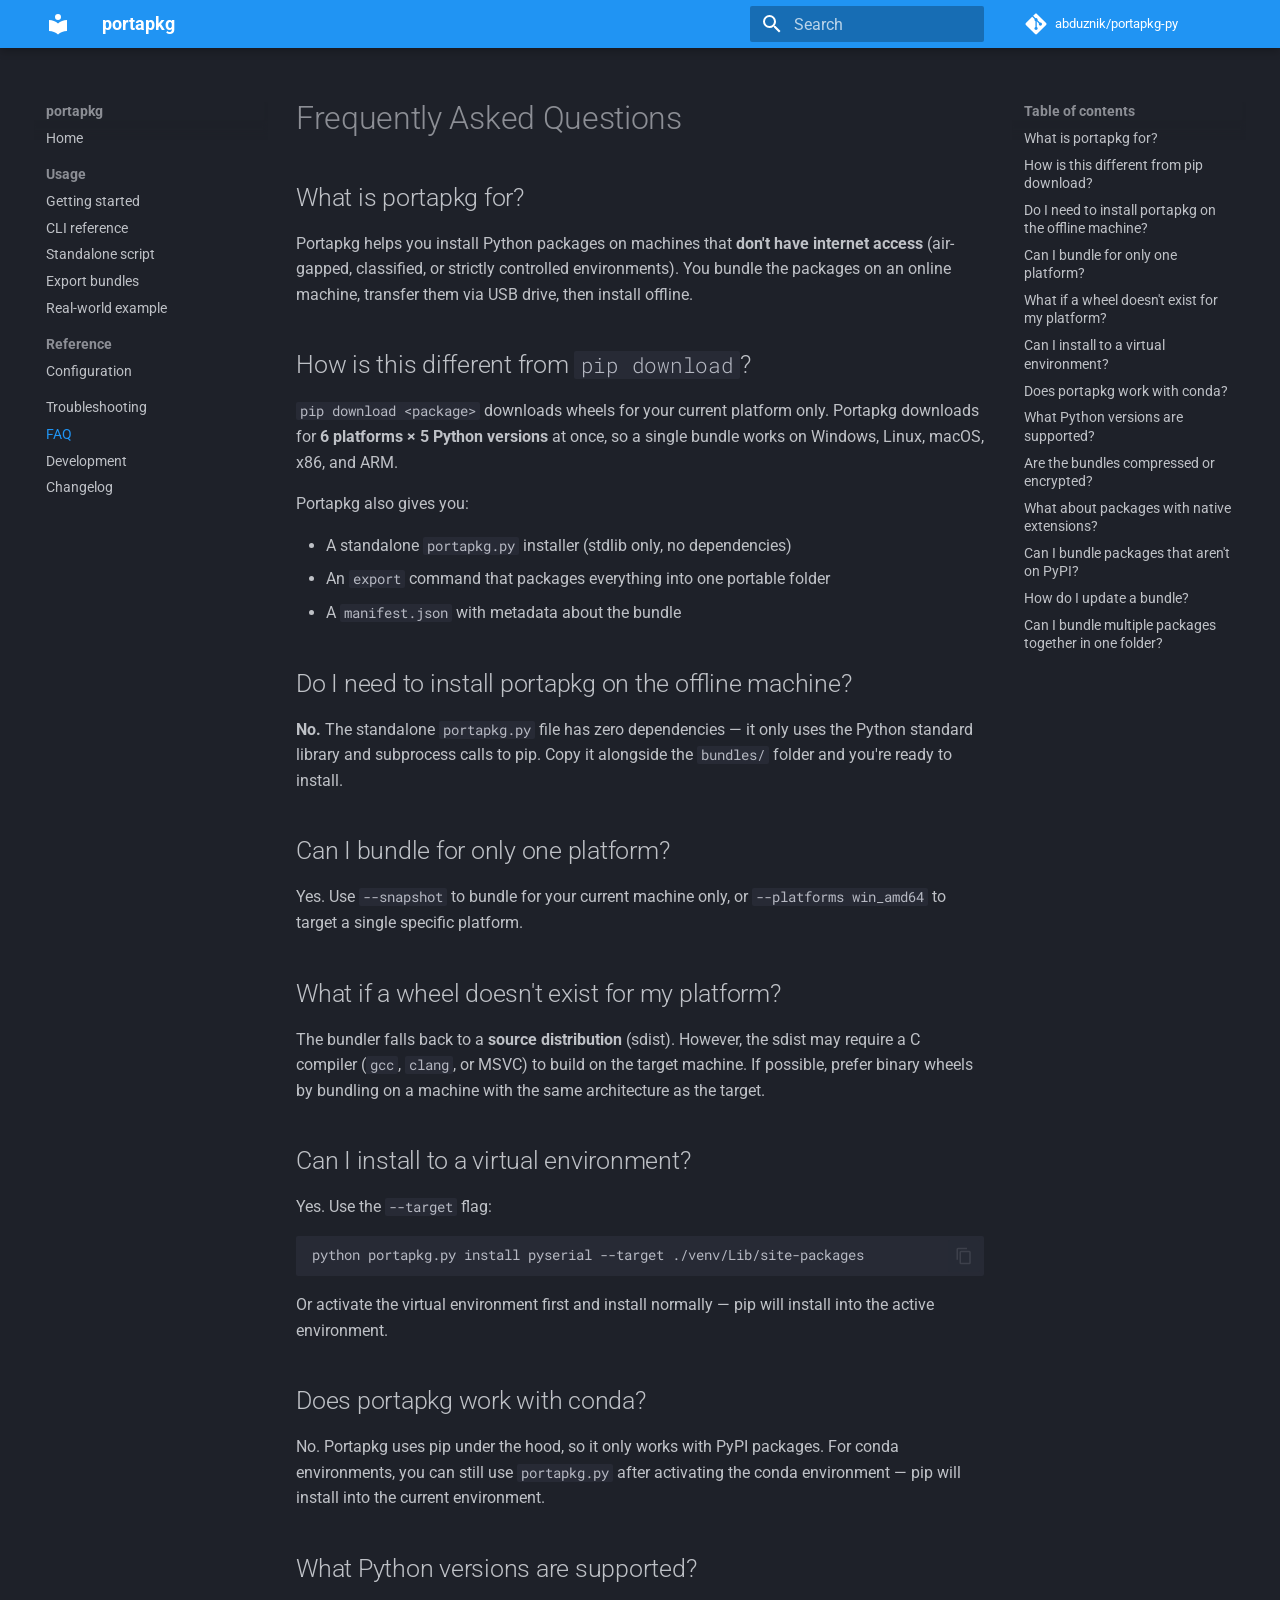
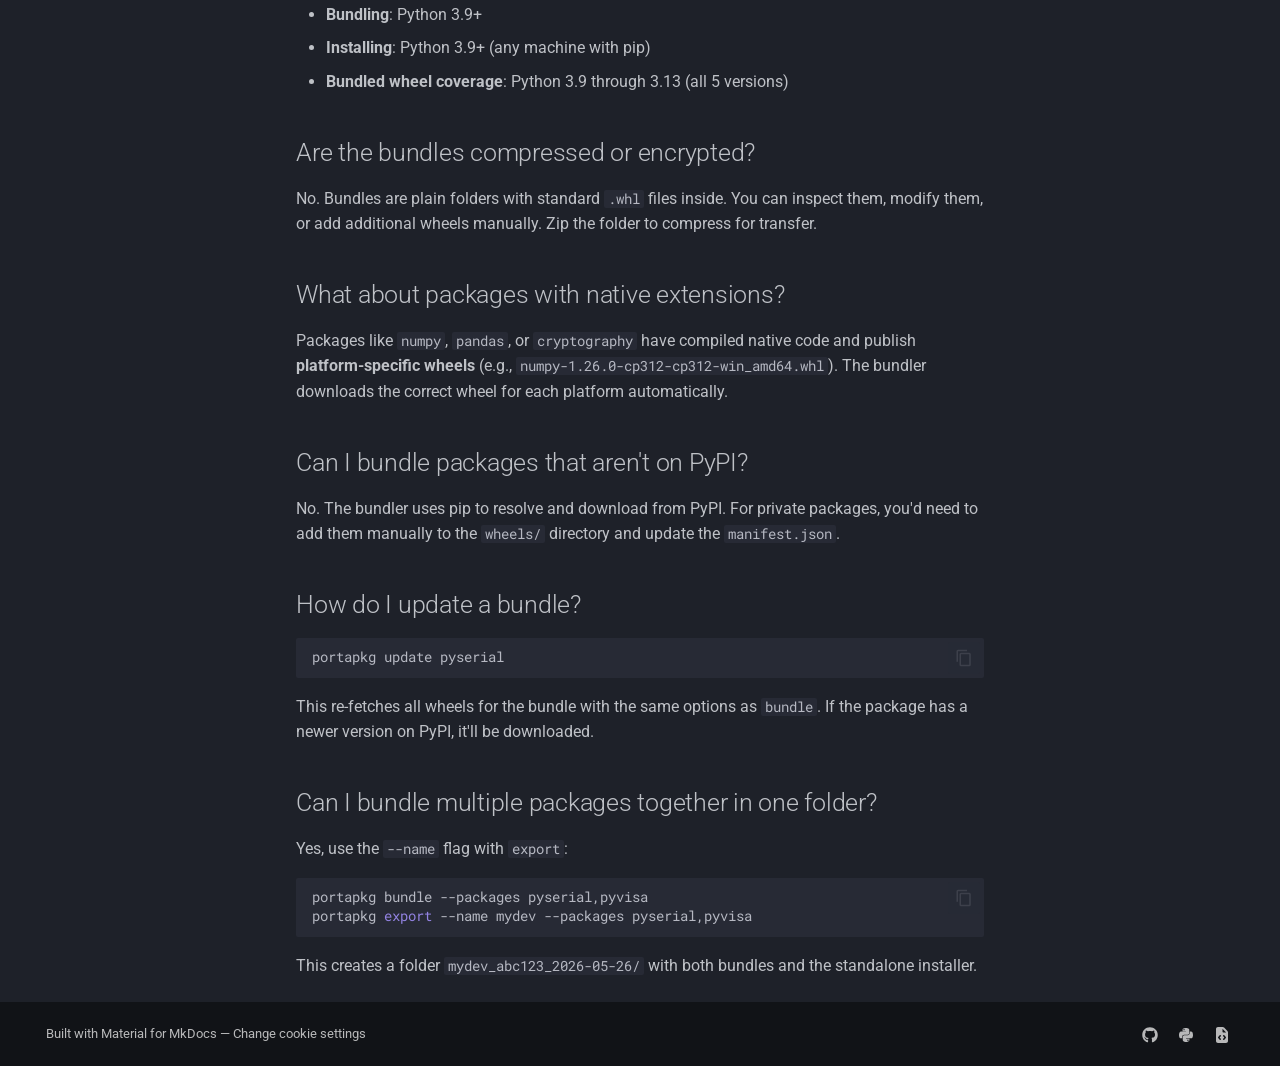
<file: site/faq/index.html>
<!doctype html>
<html lang="en" class="no-js">
  <head>
    
      <meta charset="utf-8">
      <meta name="viewport" content="width=device-width,initial-scale=1">
      
        <meta name="description" content="Portable, offline-friendly Python package bundler and installer">
      
      
      
        <link rel="canonical" href="https://abduznik.github.io/portapkg-py/faq/">
      
      
        <link rel="prev" href="../troubleshooting/">
      
      
        <link rel="next" href="../development/">
      
      
        
      
      
      <link rel="icon" href="../assets/images/favicon.png">
      <meta name="generator" content="mkdocs-1.6.1, mkdocs-material-9.7.6">
    
    
      
        <title>FAQ - portapkg</title>
      
    
    
      <link rel="stylesheet" href="../assets/stylesheets/main.484c7ddc.min.css">
      
        
        <link rel="stylesheet" href="../assets/stylesheets/palette.ab4e12ef.min.css">
      
      


    
    
      
    
    
      
        
        
        <link rel="preconnect" href="https://fonts.gstatic.com" crossorigin>
        <link rel="stylesheet" href="https://fonts.googleapis.com/css?family=Roboto:300,300i,400,400i,700,700i%7CRoboto+Mono:400,400i,700,700i&display=fallback">
        <style>:root{--md-text-font:"Roboto";--md-code-font:"Roboto Mono"}</style>
      
    
    
    <script>__md_scope=new URL("..",location),__md_hash=e=>[...e].reduce(((e,_)=>(e<<5)-e+_.charCodeAt(0)),0),__md_get=(e,_=localStorage,t=__md_scope)=>JSON.parse(_.getItem(t.pathname+"."+e)),__md_set=(e,_,t=localStorage,a=__md_scope)=>{try{t.setItem(a.pathname+"."+e,JSON.stringify(_))}catch(e){}}</script>
    
      
  


  
  

<script id="__analytics">function __md_analytics(){function e(){dataLayer.push(arguments)}window.dataLayer=window.dataLayer||[],e("js",new Date),e("config",""),document.addEventListener("DOMContentLoaded",(function(){document.forms.search&&document.forms.search.query.addEventListener("blur",(function(){this.value&&e("event","search",{search_term:this.value})}));document$.subscribe((function(){var t=document.forms.feedback;if(void 0!==t)for(var a of t.querySelectorAll("[type=submit]"))a.addEventListener("click",(function(a){a.preventDefault();var n=document.location.pathname,d=this.getAttribute("data-md-value");e("event","feedback",{page:n,data:d}),t.firstElementChild.disabled=!0;var r=t.querySelector(".md-feedback__note [data-md-value='"+d+"']");r&&(r.hidden=!1)})),t.hidden=!1})),location$.subscribe((function(t){e("config","",{page_path:t.pathname})}))}));var t=document.createElement("script");t.async=!0,t.src="https://www.googletagmanager.com/gtag/js?id=",document.getElementById("__analytics").insertAdjacentElement("afterEnd",t)}</script>
  
    <script>"undefined"!=typeof __md_analytics&&__md_analytics()</script>
  

    
    
  </head>
  
  
    
    
    
    
    
    <body dir="ltr" data-md-color-scheme="slate" data-md-color-primary="blue" data-md-color-accent="light-blue">
  
    
    <input class="md-toggle" data-md-toggle="drawer" type="checkbox" id="__drawer" autocomplete="off">
    <input class="md-toggle" data-md-toggle="search" type="checkbox" id="__search" autocomplete="off">
    <label class="md-overlay" for="__drawer"></label>
    <div data-md-component="skip">
      
        
        <a href="#frequently-asked-questions" class="md-skip">
          Skip to content
        </a>
      
    </div>
    <div data-md-component="announce">
      
    </div>
    
    
      

  

<header class="md-header md-header--shadow" data-md-component="header">
  <nav class="md-header__inner md-grid" aria-label="Header">
    <a href=".." title="portapkg" class="md-header__button md-logo" aria-label="portapkg" data-md-component="logo">
      
  
  <svg xmlns="http://www.w3.org/2000/svg" viewBox="0 0 24 24"><path d="M12 8a3 3 0 0 0 3-3 3 3 0 0 0-3-3 3 3 0 0 0-3 3 3 3 0 0 0 3 3m0 3.54C9.64 9.35 6.5 8 3 8v11c3.5 0 6.64 1.35 9 3.54 2.36-2.19 5.5-3.54 9-3.54V8c-3.5 0-6.64 1.35-9 3.54"/></svg>

    </a>
    <label class="md-header__button md-icon" for="__drawer">
      
      <svg xmlns="http://www.w3.org/2000/svg" viewBox="0 0 24 24"><path d="M3 6h18v2H3zm0 5h18v2H3zm0 5h18v2H3z"/></svg>
    </label>
    <div class="md-header__title" data-md-component="header-title">
      <div class="md-header__ellipsis">
        <div class="md-header__topic">
          <span class="md-ellipsis">
            portapkg
          </span>
        </div>
        <div class="md-header__topic" data-md-component="header-topic">
          <span class="md-ellipsis">
            
              FAQ
            
          </span>
        </div>
      </div>
    </div>
    
      
    
    
    
    
      
      
        <label class="md-header__button md-icon" for="__search">
          
          <svg xmlns="http://www.w3.org/2000/svg" viewBox="0 0 24 24"><path d="M9.5 3A6.5 6.5 0 0 1 16 9.5c0 1.61-.59 3.09-1.56 4.23l.27.27h.79l5 5-1.5 1.5-5-5v-.79l-.27-.27A6.52 6.52 0 0 1 9.5 16 6.5 6.5 0 0 1 3 9.5 6.5 6.5 0 0 1 9.5 3m0 2C7 5 5 7 5 9.5S7 14 9.5 14 14 12 14 9.5 12 5 9.5 5"/></svg>
        </label>
        <div class="md-search" data-md-component="search" role="dialog">
  <label class="md-search__overlay" for="__search"></label>
  <div class="md-search__inner" role="search">
    <form class="md-search__form" name="search">
      <input type="text" class="md-search__input" name="query" aria-label="Search" placeholder="Search" autocapitalize="off" autocorrect="off" autocomplete="off" spellcheck="false" data-md-component="search-query" required>
      <label class="md-search__icon md-icon" for="__search">
        
        <svg xmlns="http://www.w3.org/2000/svg" viewBox="0 0 24 24"><path d="M9.5 3A6.5 6.5 0 0 1 16 9.5c0 1.61-.59 3.09-1.56 4.23l.27.27h.79l5 5-1.5 1.5-5-5v-.79l-.27-.27A6.52 6.52 0 0 1 9.5 16 6.5 6.5 0 0 1 3 9.5 6.5 6.5 0 0 1 9.5 3m0 2C7 5 5 7 5 9.5S7 14 9.5 14 14 12 14 9.5 12 5 9.5 5"/></svg>
        
        <svg xmlns="http://www.w3.org/2000/svg" viewBox="0 0 24 24"><path d="M20 11v2H8l5.5 5.5-1.42 1.42L4.16 12l7.92-7.92L13.5 5.5 8 11z"/></svg>
      </label>
      <nav class="md-search__options" aria-label="Search">
        
        <button type="reset" class="md-search__icon md-icon" title="Clear" aria-label="Clear" tabindex="-1">
          
          <svg xmlns="http://www.w3.org/2000/svg" viewBox="0 0 24 24"><path d="M19 6.41 17.59 5 12 10.59 6.41 5 5 6.41 10.59 12 5 17.59 6.41 19 12 13.41 17.59 19 19 17.59 13.41 12z"/></svg>
        </button>
      </nav>
      
        <div class="md-search__suggest" data-md-component="search-suggest"></div>
      
    </form>
    <div class="md-search__output">
      <div class="md-search__scrollwrap" tabindex="0" data-md-scrollfix>
        <div class="md-search-result" data-md-component="search-result">
          <div class="md-search-result__meta">
            Initializing search
          </div>
          <ol class="md-search-result__list" role="presentation"></ol>
        </div>
      </div>
    </div>
  </div>
</div>
      
    
    
      <div class="md-header__source">
        <a href="https://github.com/abduznik/portapkg-py" title="Go to repository" class="md-source" data-md-component="source">
  <div class="md-source__icon md-icon">
    
    <svg xmlns="http://www.w3.org/2000/svg" viewBox="0 0 448 512"><!--! Font Awesome Free 7.1.0 by @fontawesome - https://fontawesome.com License - https://fontawesome.com/license/free (Icons: CC BY 4.0, Fonts: SIL OFL 1.1, Code: MIT License) Copyright 2025 Fonticons, Inc.--><path d="M439.6 236.1 244 40.5c-5.4-5.5-12.8-8.5-20.4-8.5s-15 3-20.4 8.4L162.5 81l51.5 51.5c27.1-9.1 52.7 16.8 43.4 43.7l49.7 49.7c34.2-11.8 61.2 31 35.5 56.7-26.5 26.5-70.2-2.9-56-37.3L240.3 199v121.9c25.3 12.5 22.3 41.8 9.1 55-6.4 6.4-15.2 10.1-24.3 10.1s-17.8-3.6-24.3-10.1c-17.6-17.6-11.1-46.9 11.2-56v-123c-20.8-8.5-24.6-30.7-18.6-45L142.6 101 8.5 235.1C3 240.6 0 247.9 0 255.5s3 15 8.5 20.4l195.6 195.7c5.4 5.4 12.7 8.4 20.4 8.4s15-3 20.4-8.4l194.7-194.7c5.4-5.4 8.4-12.8 8.4-20.4s-3-15-8.4-20.4"/></svg>
  </div>
  <div class="md-source__repository">
    abduznik/portapkg-py
  </div>
</a>
      </div>
    
  </nav>
  
</header>
    
    <div class="md-container" data-md-component="container">
      
      
        
          
        
      
      <main class="md-main" data-md-component="main">
        <div class="md-main__inner md-grid">
          
            
              
              <div class="md-sidebar md-sidebar--primary" data-md-component="sidebar" data-md-type="navigation" >
                <div class="md-sidebar__scrollwrap">
                  <div class="md-sidebar__inner">
                    



<nav class="md-nav md-nav--primary" aria-label="Navigation" data-md-level="0">
  <label class="md-nav__title" for="__drawer">
    <a href=".." title="portapkg" class="md-nav__button md-logo" aria-label="portapkg" data-md-component="logo">
      
  
  <svg xmlns="http://www.w3.org/2000/svg" viewBox="0 0 24 24"><path d="M12 8a3 3 0 0 0 3-3 3 3 0 0 0-3-3 3 3 0 0 0-3 3 3 3 0 0 0 3 3m0 3.54C9.64 9.35 6.5 8 3 8v11c3.5 0 6.64 1.35 9 3.54 2.36-2.19 5.5-3.54 9-3.54V8c-3.5 0-6.64 1.35-9 3.54"/></svg>

    </a>
    portapkg
  </label>
  
    <div class="md-nav__source">
      <a href="https://github.com/abduznik/portapkg-py" title="Go to repository" class="md-source" data-md-component="source">
  <div class="md-source__icon md-icon">
    
    <svg xmlns="http://www.w3.org/2000/svg" viewBox="0 0 448 512"><!--! Font Awesome Free 7.1.0 by @fontawesome - https://fontawesome.com License - https://fontawesome.com/license/free (Icons: CC BY 4.0, Fonts: SIL OFL 1.1, Code: MIT License) Copyright 2025 Fonticons, Inc.--><path d="M439.6 236.1 244 40.5c-5.4-5.5-12.8-8.5-20.4-8.5s-15 3-20.4 8.4L162.5 81l51.5 51.5c27.1-9.1 52.7 16.8 43.4 43.7l49.7 49.7c34.2-11.8 61.2 31 35.5 56.7-26.5 26.5-70.2-2.9-56-37.3L240.3 199v121.9c25.3 12.5 22.3 41.8 9.1 55-6.4 6.4-15.2 10.1-24.3 10.1s-17.8-3.6-24.3-10.1c-17.6-17.6-11.1-46.9 11.2-56v-123c-20.8-8.5-24.6-30.7-18.6-45L142.6 101 8.5 235.1C3 240.6 0 247.9 0 255.5s3 15 8.5 20.4l195.6 195.7c5.4 5.4 12.7 8.4 20.4 8.4s15-3 20.4-8.4l194.7-194.7c5.4-5.4 8.4-12.8 8.4-20.4s-3-15-8.4-20.4"/></svg>
  </div>
  <div class="md-source__repository">
    abduznik/portapkg-py
  </div>
</a>
    </div>
  
  <ul class="md-nav__list" data-md-scrollfix>
    
      
      
  
  
  
  
    <li class="md-nav__item">
      <a href=".." class="md-nav__link">
        
  
  
  <span class="md-ellipsis">
    
  
    Home
  

    
  </span>
  
  

      </a>
    </li>
  

    
      
      
  
  
  
  
    
    
      
        
      
        
      
        
      
        
      
        
      
    
    
    
      
        
        
      
    
    
    <li class="md-nav__item md-nav__item--section md-nav__item--nested">
      
        
        
        <input class="md-nav__toggle md-toggle " type="checkbox" id="__nav_2" >
        
          
          <label class="md-nav__link" for="__nav_2" id="__nav_2_label" tabindex="">
            
  
  
  <span class="md-ellipsis">
    
  
    Usage
  

    
  </span>
  
  

            <span class="md-nav__icon md-icon"></span>
          </label>
        
        <nav class="md-nav" data-md-level="1" aria-labelledby="__nav_2_label" aria-expanded="false">
          <label class="md-nav__title" for="__nav_2">
            <span class="md-nav__icon md-icon"></span>
            
  
    Usage
  

          </label>
          <ul class="md-nav__list" data-md-scrollfix>
            
              
                
  
  
  
  
    <li class="md-nav__item">
      <a href="../usage/" class="md-nav__link">
        
  
  
  <span class="md-ellipsis">
    
  
    Getting started
  

    
  </span>
  
  

      </a>
    </li>
  

              
            
              
                
  
  
  
  
    <li class="md-nav__item">
      <a href="../cli/" class="md-nav__link">
        
  
  
  <span class="md-ellipsis">
    
  
    CLI reference
  

    
  </span>
  
  

      </a>
    </li>
  

              
            
              
                
  
  
  
  
    <li class="md-nav__item">
      <a href="../standalone/" class="md-nav__link">
        
  
  
  <span class="md-ellipsis">
    
  
    Standalone script
  

    
  </span>
  
  

      </a>
    </li>
  

              
            
              
                
  
  
  
  
    <li class="md-nav__item">
      <a href="../export/" class="md-nav__link">
        
  
  
  <span class="md-ellipsis">
    
  
    Export bundles
  

    
  </span>
  
  

      </a>
    </li>
  

              
            
              
                
  
  
  
  
    <li class="md-nav__item">
      <a href="../realworld/" class="md-nav__link">
        
  
  
  <span class="md-ellipsis">
    
  
    Real-world example
  

    
  </span>
  
  

      </a>
    </li>
  

              
            
          </ul>
        </nav>
      
    </li>
  

    
      
      
  
  
  
  
    
    
      
        
      
    
    
    
      
        
        
      
    
    
    <li class="md-nav__item md-nav__item--section md-nav__item--nested">
      
        
        
        <input class="md-nav__toggle md-toggle " type="checkbox" id="__nav_3" >
        
          
          <label class="md-nav__link" for="__nav_3" id="__nav_3_label" tabindex="">
            
  
  
  <span class="md-ellipsis">
    
  
    Reference
  

    
  </span>
  
  

            <span class="md-nav__icon md-icon"></span>
          </label>
        
        <nav class="md-nav" data-md-level="1" aria-labelledby="__nav_3_label" aria-expanded="false">
          <label class="md-nav__title" for="__nav_3">
            <span class="md-nav__icon md-icon"></span>
            
  
    Reference
  

          </label>
          <ul class="md-nav__list" data-md-scrollfix>
            
              
                
  
  
  
  
    <li class="md-nav__item">
      <a href="../configuration/" class="md-nav__link">
        
  
  
  <span class="md-ellipsis">
    
  
    Configuration
  

    
  </span>
  
  

      </a>
    </li>
  

              
            
          </ul>
        </nav>
      
    </li>
  

    
      
      
  
  
  
  
    <li class="md-nav__item">
      <a href="../troubleshooting/" class="md-nav__link">
        
  
  
  <span class="md-ellipsis">
    
  
    Troubleshooting
  

    
  </span>
  
  

      </a>
    </li>
  

    
      
      
  
  
    
  
  
  
    <li class="md-nav__item md-nav__item--active">
      
      <input class="md-nav__toggle md-toggle" type="checkbox" id="__toc">
      
      
        
      
      
        <label class="md-nav__link md-nav__link--active" for="__toc">
          
  
  
  <span class="md-ellipsis">
    
  
    FAQ
  

    
  </span>
  
  

          <span class="md-nav__icon md-icon"></span>
        </label>
      
      <a href="./" class="md-nav__link md-nav__link--active">
        
  
  
  <span class="md-ellipsis">
    
  
    FAQ
  

    
  </span>
  
  

      </a>
      
        

<nav class="md-nav md-nav--secondary" aria-label="Table of contents">
  
  
  
    
  
  
    <label class="md-nav__title" for="__toc">
      <span class="md-nav__icon md-icon"></span>
      Table of contents
    </label>
    <ul class="md-nav__list" data-md-component="toc" data-md-scrollfix>
      
        <li class="md-nav__item">
  <a href="#what-is-portapkg-for" class="md-nav__link">
    <span class="md-ellipsis">
      
        What is portapkg for?
      
    </span>
  </a>
  
</li>
      
        <li class="md-nav__item">
  <a href="#how-is-this-different-from-pip-download" class="md-nav__link">
    <span class="md-ellipsis">
      
        How is this different from pip download?
      
    </span>
  </a>
  
</li>
      
        <li class="md-nav__item">
  <a href="#do-i-need-to-install-portapkg-on-the-offline-machine" class="md-nav__link">
    <span class="md-ellipsis">
      
        Do I need to install portapkg on the offline machine?
      
    </span>
  </a>
  
</li>
      
        <li class="md-nav__item">
  <a href="#can-i-bundle-for-only-one-platform" class="md-nav__link">
    <span class="md-ellipsis">
      
        Can I bundle for only one platform?
      
    </span>
  </a>
  
</li>
      
        <li class="md-nav__item">
  <a href="#what-if-a-wheel-doesnt-exist-for-my-platform" class="md-nav__link">
    <span class="md-ellipsis">
      
        What if a wheel doesn't exist for my platform?
      
    </span>
  </a>
  
</li>
      
        <li class="md-nav__item">
  <a href="#can-i-install-to-a-virtual-environment" class="md-nav__link">
    <span class="md-ellipsis">
      
        Can I install to a virtual environment?
      
    </span>
  </a>
  
</li>
      
        <li class="md-nav__item">
  <a href="#does-portapkg-work-with-conda" class="md-nav__link">
    <span class="md-ellipsis">
      
        Does portapkg work with conda?
      
    </span>
  </a>
  
</li>
      
        <li class="md-nav__item">
  <a href="#what-python-versions-are-supported" class="md-nav__link">
    <span class="md-ellipsis">
      
        What Python versions are supported?
      
    </span>
  </a>
  
</li>
      
        <li class="md-nav__item">
  <a href="#are-the-bundles-compressed-or-encrypted" class="md-nav__link">
    <span class="md-ellipsis">
      
        Are the bundles compressed or encrypted?
      
    </span>
  </a>
  
</li>
      
        <li class="md-nav__item">
  <a href="#what-about-packages-with-native-extensions" class="md-nav__link">
    <span class="md-ellipsis">
      
        What about packages with native extensions?
      
    </span>
  </a>
  
</li>
      
        <li class="md-nav__item">
  <a href="#can-i-bundle-packages-that-arent-on-pypi" class="md-nav__link">
    <span class="md-ellipsis">
      
        Can I bundle packages that aren't on PyPI?
      
    </span>
  </a>
  
</li>
      
        <li class="md-nav__item">
  <a href="#how-do-i-update-a-bundle" class="md-nav__link">
    <span class="md-ellipsis">
      
        How do I update a bundle?
      
    </span>
  </a>
  
</li>
      
        <li class="md-nav__item">
  <a href="#can-i-bundle-multiple-packages-together-in-one-folder" class="md-nav__link">
    <span class="md-ellipsis">
      
        Can I bundle multiple packages together in one folder?
      
    </span>
  </a>
  
</li>
      
    </ul>
  
</nav>
      
    </li>
  

    
      
      
  
  
  
  
    <li class="md-nav__item">
      <a href="../development/" class="md-nav__link">
        
  
  
  <span class="md-ellipsis">
    
  
    Development
  

    
  </span>
  
  

      </a>
    </li>
  

    
      
      
  
  
  
  
    <li class="md-nav__item">
      <a href="../changelog/" class="md-nav__link">
        
  
  
  <span class="md-ellipsis">
    
  
    Changelog
  

    
  </span>
  
  

      </a>
    </li>
  

    
  </ul>
</nav>
                  </div>
                </div>
              </div>
            
            
              
              <div class="md-sidebar md-sidebar--secondary" data-md-component="sidebar" data-md-type="toc" >
                <div class="md-sidebar__scrollwrap">
                  <div class="md-sidebar__inner">
                    

<nav class="md-nav md-nav--secondary" aria-label="Table of contents">
  
  
  
    
  
  
    <label class="md-nav__title" for="__toc">
      <span class="md-nav__icon md-icon"></span>
      Table of contents
    </label>
    <ul class="md-nav__list" data-md-component="toc" data-md-scrollfix>
      
        <li class="md-nav__item">
  <a href="#what-is-portapkg-for" class="md-nav__link">
    <span class="md-ellipsis">
      
        What is portapkg for?
      
    </span>
  </a>
  
</li>
      
        <li class="md-nav__item">
  <a href="#how-is-this-different-from-pip-download" class="md-nav__link">
    <span class="md-ellipsis">
      
        How is this different from pip download?
      
    </span>
  </a>
  
</li>
      
        <li class="md-nav__item">
  <a href="#do-i-need-to-install-portapkg-on-the-offline-machine" class="md-nav__link">
    <span class="md-ellipsis">
      
        Do I need to install portapkg on the offline machine?
      
    </span>
  </a>
  
</li>
      
        <li class="md-nav__item">
  <a href="#can-i-bundle-for-only-one-platform" class="md-nav__link">
    <span class="md-ellipsis">
      
        Can I bundle for only one platform?
      
    </span>
  </a>
  
</li>
      
        <li class="md-nav__item">
  <a href="#what-if-a-wheel-doesnt-exist-for-my-platform" class="md-nav__link">
    <span class="md-ellipsis">
      
        What if a wheel doesn't exist for my platform?
      
    </span>
  </a>
  
</li>
      
        <li class="md-nav__item">
  <a href="#can-i-install-to-a-virtual-environment" class="md-nav__link">
    <span class="md-ellipsis">
      
        Can I install to a virtual environment?
      
    </span>
  </a>
  
</li>
      
        <li class="md-nav__item">
  <a href="#does-portapkg-work-with-conda" class="md-nav__link">
    <span class="md-ellipsis">
      
        Does portapkg work with conda?
      
    </span>
  </a>
  
</li>
      
        <li class="md-nav__item">
  <a href="#what-python-versions-are-supported" class="md-nav__link">
    <span class="md-ellipsis">
      
        What Python versions are supported?
      
    </span>
  </a>
  
</li>
      
        <li class="md-nav__item">
  <a href="#are-the-bundles-compressed-or-encrypted" class="md-nav__link">
    <span class="md-ellipsis">
      
        Are the bundles compressed or encrypted?
      
    </span>
  </a>
  
</li>
      
        <li class="md-nav__item">
  <a href="#what-about-packages-with-native-extensions" class="md-nav__link">
    <span class="md-ellipsis">
      
        What about packages with native extensions?
      
    </span>
  </a>
  
</li>
      
        <li class="md-nav__item">
  <a href="#can-i-bundle-packages-that-arent-on-pypi" class="md-nav__link">
    <span class="md-ellipsis">
      
        Can I bundle packages that aren't on PyPI?
      
    </span>
  </a>
  
</li>
      
        <li class="md-nav__item">
  <a href="#how-do-i-update-a-bundle" class="md-nav__link">
    <span class="md-ellipsis">
      
        How do I update a bundle?
      
    </span>
  </a>
  
</li>
      
        <li class="md-nav__item">
  <a href="#can-i-bundle-multiple-packages-together-in-one-folder" class="md-nav__link">
    <span class="md-ellipsis">
      
        Can I bundle multiple packages together in one folder?
      
    </span>
  </a>
  
</li>
      
    </ul>
  
</nav>
                  </div>
                </div>
              </div>
            
          
          
            <div class="md-content" data-md-component="content">
              
                



  


              
              <article class="md-content__inner md-typeset">
                
                  


  
  


<h1 id="frequently-asked-questions">Frequently Asked Questions<a class="headerlink" href="#frequently-asked-questions" title="Permanent link">&para;</a></h1>
<h2 id="what-is-portapkg-for">What is portapkg for?<a class="headerlink" href="#what-is-portapkg-for" title="Permanent link">&para;</a></h2>
<p>Portapkg helps you install Python packages on machines that <strong>don't have
internet access</strong> (air-gapped, classified, or strictly controlled
environments). You bundle the packages on an online machine, transfer them
via USB drive, then install offline.</p>
<h2 id="how-is-this-different-from-pip-download">How is this different from <code>pip download</code>?<a class="headerlink" href="#how-is-this-different-from-pip-download" title="Permanent link">&para;</a></h2>
<p><code>pip download &lt;package&gt;</code> downloads wheels for your current platform only.
Portapkg downloads for <strong>6 platforms × 5 Python versions</strong> at once, so a
single bundle works on Windows, Linux, macOS, x86, and ARM.</p>
<p>Portapkg also gives you:</p>
<ul>
<li>A standalone <code>portapkg.py</code> installer (stdlib only, no dependencies)</li>
<li>An <code>export</code> command that packages everything into one portable folder</li>
<li>A <code>manifest.json</code> with metadata about the bundle</li>
</ul>
<h2 id="do-i-need-to-install-portapkg-on-the-offline-machine">Do I need to install portapkg on the offline machine?<a class="headerlink" href="#do-i-need-to-install-portapkg-on-the-offline-machine" title="Permanent link">&para;</a></h2>
<p><strong>No.</strong> The standalone <code>portapkg.py</code> file has zero dependencies — it only
uses the Python standard library and subprocess calls to pip. Copy it
alongside the <code>bundles/</code> folder and you're ready to install.</p>
<h2 id="can-i-bundle-for-only-one-platform">Can I bundle for only one platform?<a class="headerlink" href="#can-i-bundle-for-only-one-platform" title="Permanent link">&para;</a></h2>
<p>Yes. Use <code>--snapshot</code> to bundle for your current machine only, or
<code>--platforms win_amd64</code> to target a single specific platform.</p>
<h2 id="what-if-a-wheel-doesnt-exist-for-my-platform">What if a wheel doesn't exist for my platform?<a class="headerlink" href="#what-if-a-wheel-doesnt-exist-for-my-platform" title="Permanent link">&para;</a></h2>
<p>The bundler falls back to a <strong>source distribution</strong> (sdist). However, the
sdist may require a C compiler (<code>gcc</code>, <code>clang</code>, or MSVC) to build on the
target machine. If possible, prefer binary wheels by bundling on a machine
with the same architecture as the target.</p>
<h2 id="can-i-install-to-a-virtual-environment">Can I install to a virtual environment?<a class="headerlink" href="#can-i-install-to-a-virtual-environment" title="Permanent link">&para;</a></h2>
<p>Yes. Use the <code>--target</code> flag:</p>
<div class="highlight"><pre><span></span><code><a id="__codelineno-0-1" name="__codelineno-0-1" href="#__codelineno-0-1"></a>python<span class="w"> </span>portapkg.py<span class="w"> </span>install<span class="w"> </span>pyserial<span class="w"> </span>--target<span class="w"> </span>./venv/Lib/site-packages
</code></pre></div>
<p>Or activate the virtual environment first and install normally — pip will
install into the active environment.</p>
<h2 id="does-portapkg-work-with-conda">Does portapkg work with conda?<a class="headerlink" href="#does-portapkg-work-with-conda" title="Permanent link">&para;</a></h2>
<p>No. Portapkg uses pip under the hood, so it only works with PyPI packages.
For conda environments, you can still use <code>portapkg.py</code> after activating
the conda environment — pip will install into the current environment.</p>
<h2 id="what-python-versions-are-supported">What Python versions are supported?<a class="headerlink" href="#what-python-versions-are-supported" title="Permanent link">&para;</a></h2>
<ul>
<li><strong>Bundling</strong>: Python 3.9+</li>
<li><strong>Installing</strong>: Python 3.9+ (any machine with pip)</li>
<li><strong>Bundled wheel coverage</strong>: Python 3.9 through 3.13 (all 5 versions)</li>
</ul>
<h2 id="are-the-bundles-compressed-or-encrypted">Are the bundles compressed or encrypted?<a class="headerlink" href="#are-the-bundles-compressed-or-encrypted" title="Permanent link">&para;</a></h2>
<p>No. Bundles are plain folders with standard <code>.whl</code> files inside. You can
inspect them, modify them, or add additional wheels manually. Zip the folder
to compress for transfer.</p>
<h2 id="what-about-packages-with-native-extensions">What about packages with native extensions?<a class="headerlink" href="#what-about-packages-with-native-extensions" title="Permanent link">&para;</a></h2>
<p>Packages like <code>numpy</code>, <code>pandas</code>, or <code>cryptography</code> have compiled native code
and publish <strong>platform-specific wheels</strong> (e.g., <code>numpy-1.26.0-cp312-cp312-win_amd64.whl</code>).
The bundler downloads the correct wheel for each platform automatically.</p>
<h2 id="can-i-bundle-packages-that-arent-on-pypi">Can I bundle packages that aren't on PyPI?<a class="headerlink" href="#can-i-bundle-packages-that-arent-on-pypi" title="Permanent link">&para;</a></h2>
<p>No. The bundler uses pip to resolve and download from PyPI. For private
packages, you'd need to add them manually to the <code>wheels/</code> directory and
update the <code>manifest.json</code>.</p>
<h2 id="how-do-i-update-a-bundle">How do I update a bundle?<a class="headerlink" href="#how-do-i-update-a-bundle" title="Permanent link">&para;</a></h2>
<div class="highlight"><pre><span></span><code><a id="__codelineno-1-1" name="__codelineno-1-1" href="#__codelineno-1-1"></a>portapkg<span class="w"> </span>update<span class="w"> </span>pyserial
</code></pre></div>
<p>This re-fetches all wheels for the bundle with the same options as <code>bundle</code>.
If the package has a newer version on PyPI, it'll be downloaded.</p>
<h2 id="can-i-bundle-multiple-packages-together-in-one-folder">Can I bundle multiple packages together in one folder?<a class="headerlink" href="#can-i-bundle-multiple-packages-together-in-one-folder" title="Permanent link">&para;</a></h2>
<p>Yes, use the <code>--name</code> flag with <code>export</code>:</p>
<div class="highlight"><pre><span></span><code><a id="__codelineno-2-1" name="__codelineno-2-1" href="#__codelineno-2-1"></a>portapkg<span class="w"> </span>bundle<span class="w"> </span>--packages<span class="w"> </span>pyserial,pyvisa
<a id="__codelineno-2-2" name="__codelineno-2-2" href="#__codelineno-2-2"></a>portapkg<span class="w"> </span><span class="nb">export</span><span class="w"> </span>--name<span class="w"> </span>mydev<span class="w"> </span>--packages<span class="w"> </span>pyserial,pyvisa
</code></pre></div>
<p>This creates a folder <code>mydev_abc123_2026-05-26/</code> with both bundles and
the standalone installer.</p>









  




                
              </article>
            </div>
          
          
  <script>var tabs=__md_get("__tabs");if(Array.isArray(tabs))e:for(var set of document.querySelectorAll(".tabbed-set")){var labels=set.querySelector(".tabbed-labels");for(var tab of tabs)for(var label of labels.getElementsByTagName("label"))if(label.innerText.trim()===tab){var input=document.getElementById(label.htmlFor);input.checked=!0;continue e}}</script>

<script>var target=document.getElementById(location.hash.slice(1));target&&target.name&&(target.checked=target.name.startsWith("__tabbed_"))</script>
        </div>
        
          <button type="button" class="md-top md-icon" data-md-component="top" hidden>
  
  <svg xmlns="http://www.w3.org/2000/svg" viewBox="0 0 24 24"><path d="M13 20h-2V8l-5.5 5.5-1.42-1.42L12 4.16l7.92 7.92-1.42 1.42L13 8z"/></svg>
  Back to top
</button>
        
      </main>
      
        <footer class="md-footer">
  
  <div class="md-footer-meta md-typeset">
    <div class="md-footer-meta__inner md-grid">
      <div class="md-copyright">
  
    <div class="md-copyright__highlight">
      Built with <a href="https://squidfunk.github.io/mkdocs-material/" target="_blank">Material for MkDocs</a> &mdash;
<a href="#__consent">Change cookie settings</a>

    </div>
  
  
</div>
      
        
<div class="md-social">
  
    
    
    
    
      
      
    
    <a href="https://github.com/abduznik/portapkg-py" target="_blank" rel="noopener" title="github.com" class="md-social__link">
      <svg xmlns="http://www.w3.org/2000/svg" viewBox="0 0 512 512"><!--! Font Awesome Free 7.1.0 by @fontawesome - https://fontawesome.com License - https://fontawesome.com/license/free (Icons: CC BY 4.0, Fonts: SIL OFL 1.1, Code: MIT License) Copyright 2025 Fonticons, Inc.--><path d="M173.9 397.4c0 2-2.3 3.6-5.2 3.6-3.3.3-5.6-1.3-5.6-3.6 0-2 2.3-3.6 5.2-3.6 3-.3 5.6 1.3 5.6 3.6m-31.1-4.5c-.7 2 1.3 4.3 4.3 4.9 2.6 1 5.6 0 6.2-2s-1.3-4.3-4.3-5.2c-2.6-.7-5.5.3-6.2 2.3m44.2-1.7c-2.9.7-4.9 2.6-4.6 4.9.3 2 2.9 3.3 5.9 2.6 2.9-.7 4.9-2.6 4.6-4.6-.3-1.9-3-3.2-5.9-2.9M252.8 8C114.1 8 8 113.3 8 252c0 110.9 69.8 205.8 169.5 239.2 12.8 2.3 17.3-5.6 17.3-12.1 0-6.2-.3-40.4-.3-61.4 0 0-70 15-84.7-29.8 0 0-11.4-29.1-27.8-36.6 0 0-22.9-15.7 1.6-15.4 0 0 24.9 2 38.6 25.8 21.9 38.6 58.6 27.5 72.9 20.9 2.3-16 8.8-27.1 16-33.7-55.9-6.2-112.3-14.3-112.3-110.5 0-27.5 7.6-41.3 23.6-58.9-2.6-6.5-11.1-33.3 2.6-67.9 20.9-6.5 69 27 69 27 20-5.6 41.5-8.5 62.8-8.5s42.8 2.9 62.8 8.5c0 0 48.1-33.6 69-27 13.7 34.7 5.2 61.4 2.6 67.9 16 17.7 25.8 31.5 25.8 58.9 0 96.5-58.9 104.2-114.8 110.5 9.2 7.9 17 22.9 17 46.4 0 33.7-.3 75.4-.3 83.6 0 6.5 4.6 14.4 17.3 12.1C436.2 457.8 504 362.9 504 252 504 113.3 391.5 8 252.8 8M105.2 352.9c-1.3 1-1 3.3.7 5.2 1.6 1.6 3.9 2.3 5.2 1 1.3-1 1-3.3-.7-5.2-1.6-1.6-3.9-2.3-5.2-1m-10.8-8.1c-.7 1.3.3 2.9 2.3 3.9 1.6 1 3.6.7 4.3-.7.7-1.3-.3-2.9-2.3-3.9-2-.6-3.6-.3-4.3.7m32.4 35.6c-1.6 1.3-1 4.3 1.3 6.2 2.3 2.3 5.2 2.6 6.5 1 1.3-1.3.7-4.3-1.3-6.2-2.2-2.3-5.2-2.6-6.5-1m-11.4-14.7c-1.6 1-1.6 3.6 0 5.9s4.3 3.3 5.6 2.3c1.6-1.3 1.6-3.9 0-6.2-1.4-2.3-4-3.3-5.6-2"/></svg>
    </a>
  
    
    
    
    
      
      
    
    <a href="https://pypi.org/project/portapkg/" target="_blank" rel="noopener" title="pypi.org" class="md-social__link">
      <svg xmlns="http://www.w3.org/2000/svg" viewBox="0 0 448 512"><!--! Font Awesome Free 7.1.0 by @fontawesome - https://fontawesome.com License - https://fontawesome.com/license/free (Icons: CC BY 4.0, Fonts: SIL OFL 1.1, Code: MIT License) Copyright 2025 Fonticons, Inc.--><path d="M439.8 200.5c-7.7-30.9-22.3-54.2-53.4-54.2h-40.1v47.4c0 36.8-31.2 67.8-66.8 67.8H172.7c-29.2 0-53.4 25-53.4 54.3v101.8c0 29 25.2 46 53.4 54.3 33.8 9.9 66.3 11.7 106.8 0 26.9-7.8 53.4-23.5 53.4-54.3v-40.7H226.2v-13.6h160.2c31.1 0 42.6-21.7 53.4-54.2 11.2-33.5 10.7-65.7 0-108.6M286.2 444.7a20.4 20.4 0 1 1 0-40.7 20.4 20.4 0 1 1 0 40.7M167.8 248.1h106.8c29.7 0 53.4-24.5 53.4-54.3V91.9c0-29-24.4-50.7-53.4-55.6-35.8-5.9-74.7-5.6-106.8.1-45.2 8-53.4 24.7-53.4 55.6v40.7h106.9v13.6h-147c-31.1 0-58.3 18.7-66.8 54.2-9.8 40.7-10.2 66.1 0 108.6 7.6 31.6 25.7 54.2 56.8 54.2H101v-48.8c0-35.3 30.5-66.4 66.8-66.4m-6.6-183.4a20.4 20.4 0 1 1 0 40.8 20.4 20.4 0 1 1 0-40.8"/></svg>
    </a>
  
    
    
    
    
      
      
    
    <a href="https://github.com/abduznik/portapkg-py/blob/main/portapkg.py" target="_blank" rel="noopener" title="github.com" class="md-social__link">
      <svg xmlns="http://www.w3.org/2000/svg" viewBox="0 0 384 512"><!--! Font Awesome Free 7.1.0 by @fontawesome - https://fontawesome.com License - https://fontawesome.com/license/free (Icons: CC BY 4.0, Fonts: SIL OFL 1.1, Code: MIT License) Copyright 2025 Fonticons, Inc.--><path d="M0 64C0 28.7 28.7 0 64 0h149.5c17 0 33.3 6.7 45.3 18.7l106.5 106.6c12 12 18.7 28.3 18.7 45.3V448c0 35.3-28.7 64-64 64H64c-35.3 0-64-28.7-64-64zm208-5.5V152c0 13.3 10.7 24 24 24h93.5zm-53.8 237.1c8.6-10.1 7.5-25.2-2.6-33.8s-25.2-7.5-33.8 2.6l-48 56c-7.7 9-7.7 22.2 0 31.2l48 56c8.6 10.1 23.8 11.2 33.8 2.6s11.2-23.8 2.6-33.8L119.6 336zm112-31.2c-8.6-10.1-23.8-11.2-33.8-2.6s-11.2 23.8-2.6 33.8l34.6 40.4-34.6 40.4c-8.6 10.1-7.5 25.2 2.6 33.8s25.2 7.5 33.8-2.6l48-56c7.7-9 7.7-22.2 0-31.2z"/></svg>
    </a>
  
</div>
      
    </div>
  </div>
</footer>
      
    </div>
    <div class="md-dialog" data-md-component="dialog">
      <div class="md-dialog__inner md-typeset"></div>
    </div>
    
    
    
      
      
      <script id="__config" type="application/json">{"annotate": null, "base": "..", "features": ["navigation.instant", "navigation.tracking", "navigation.sections", "navigation.path", "navigation.indexes", "navigation.top", "content.code.copy", "content.code.annotate", "content.tabs.link", "search.suggest", "search.highlight", "header.autohide", "announce.dismiss"], "search": "../assets/javascripts/workers/search.2c215733.min.js", "tags": null, "translations": {"clipboard.copied": "Copied to clipboard", "clipboard.copy": "Copy to clipboard", "search.result.more.one": "1 more on this page", "search.result.more.other": "# more on this page", "search.result.none": "No matching documents", "search.result.one": "1 matching document", "search.result.other": "# matching documents", "search.result.placeholder": "Type to start searching", "search.result.term.missing": "Missing", "select.version": "Select version"}, "version": null}</script>
    
    
      <script src="../assets/javascripts/bundle.79ae519e.min.js"></script>
      
    
  </body>
</html>
</file>
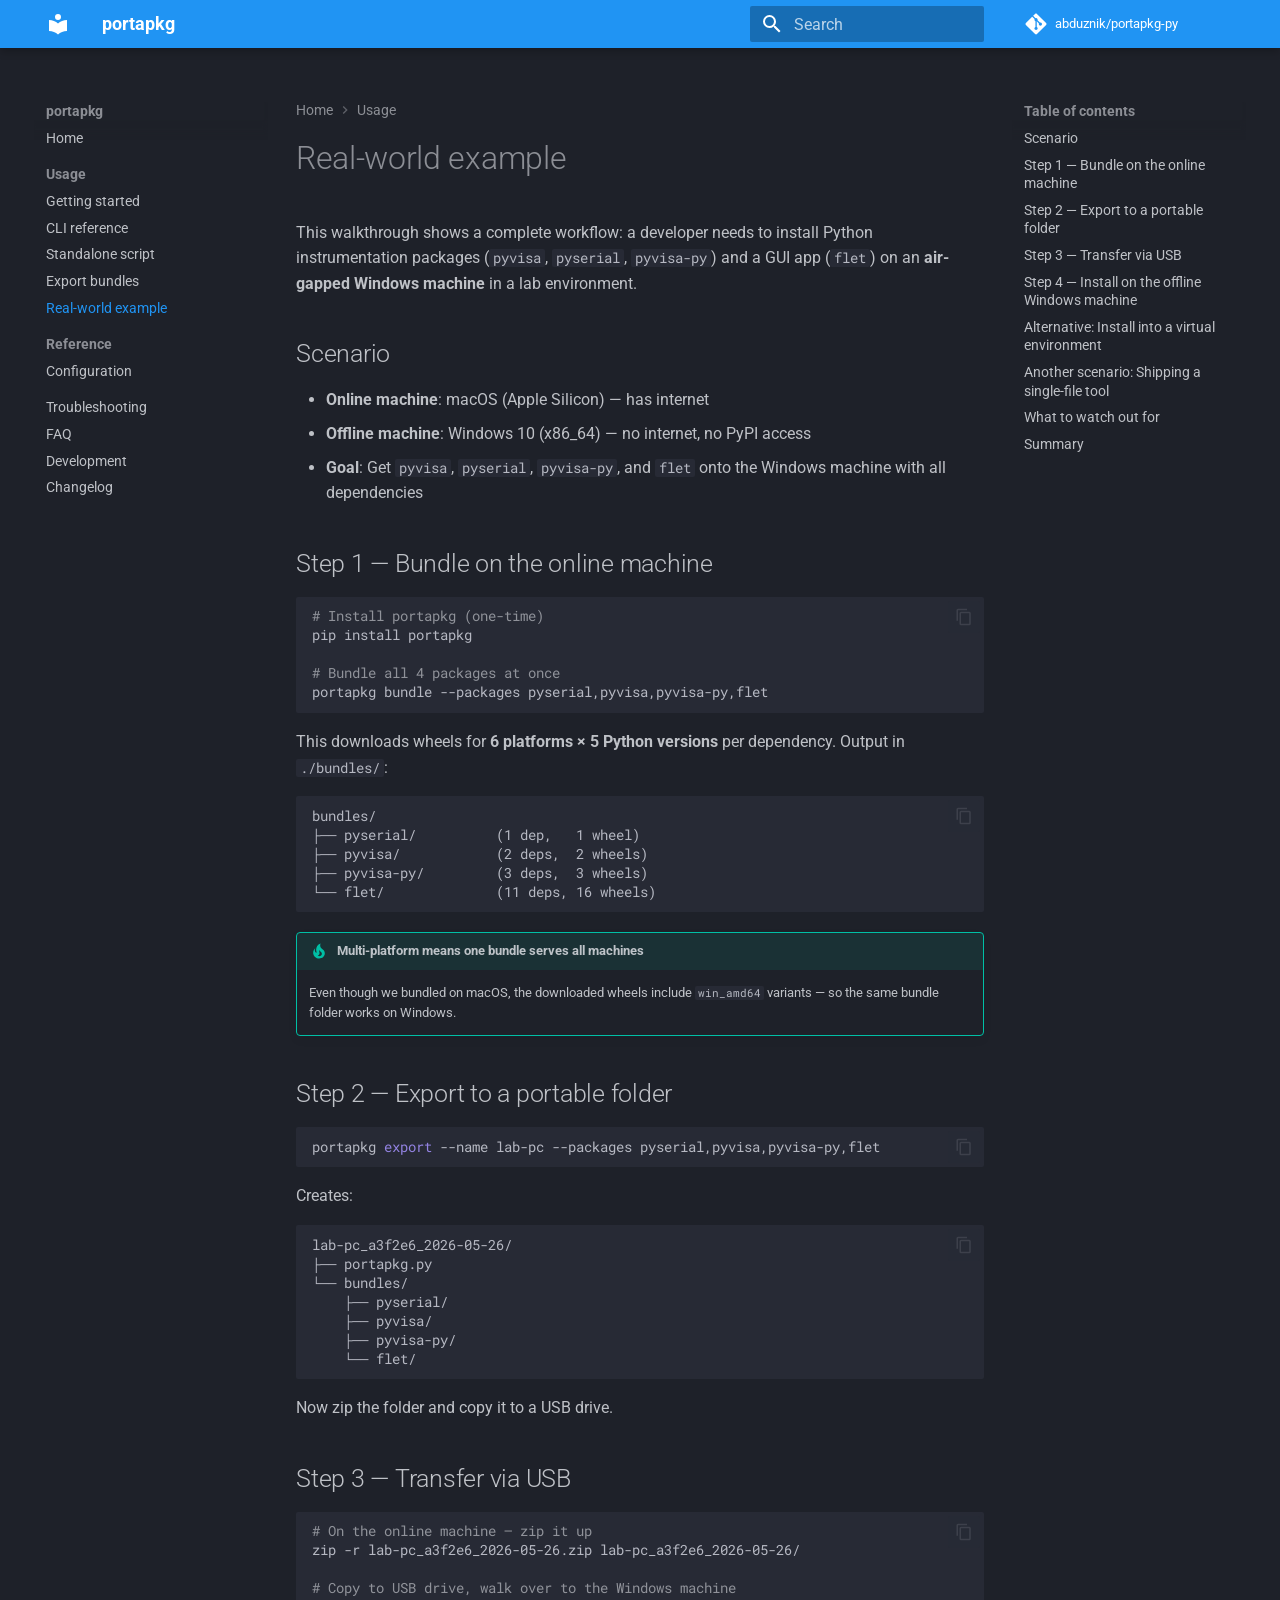
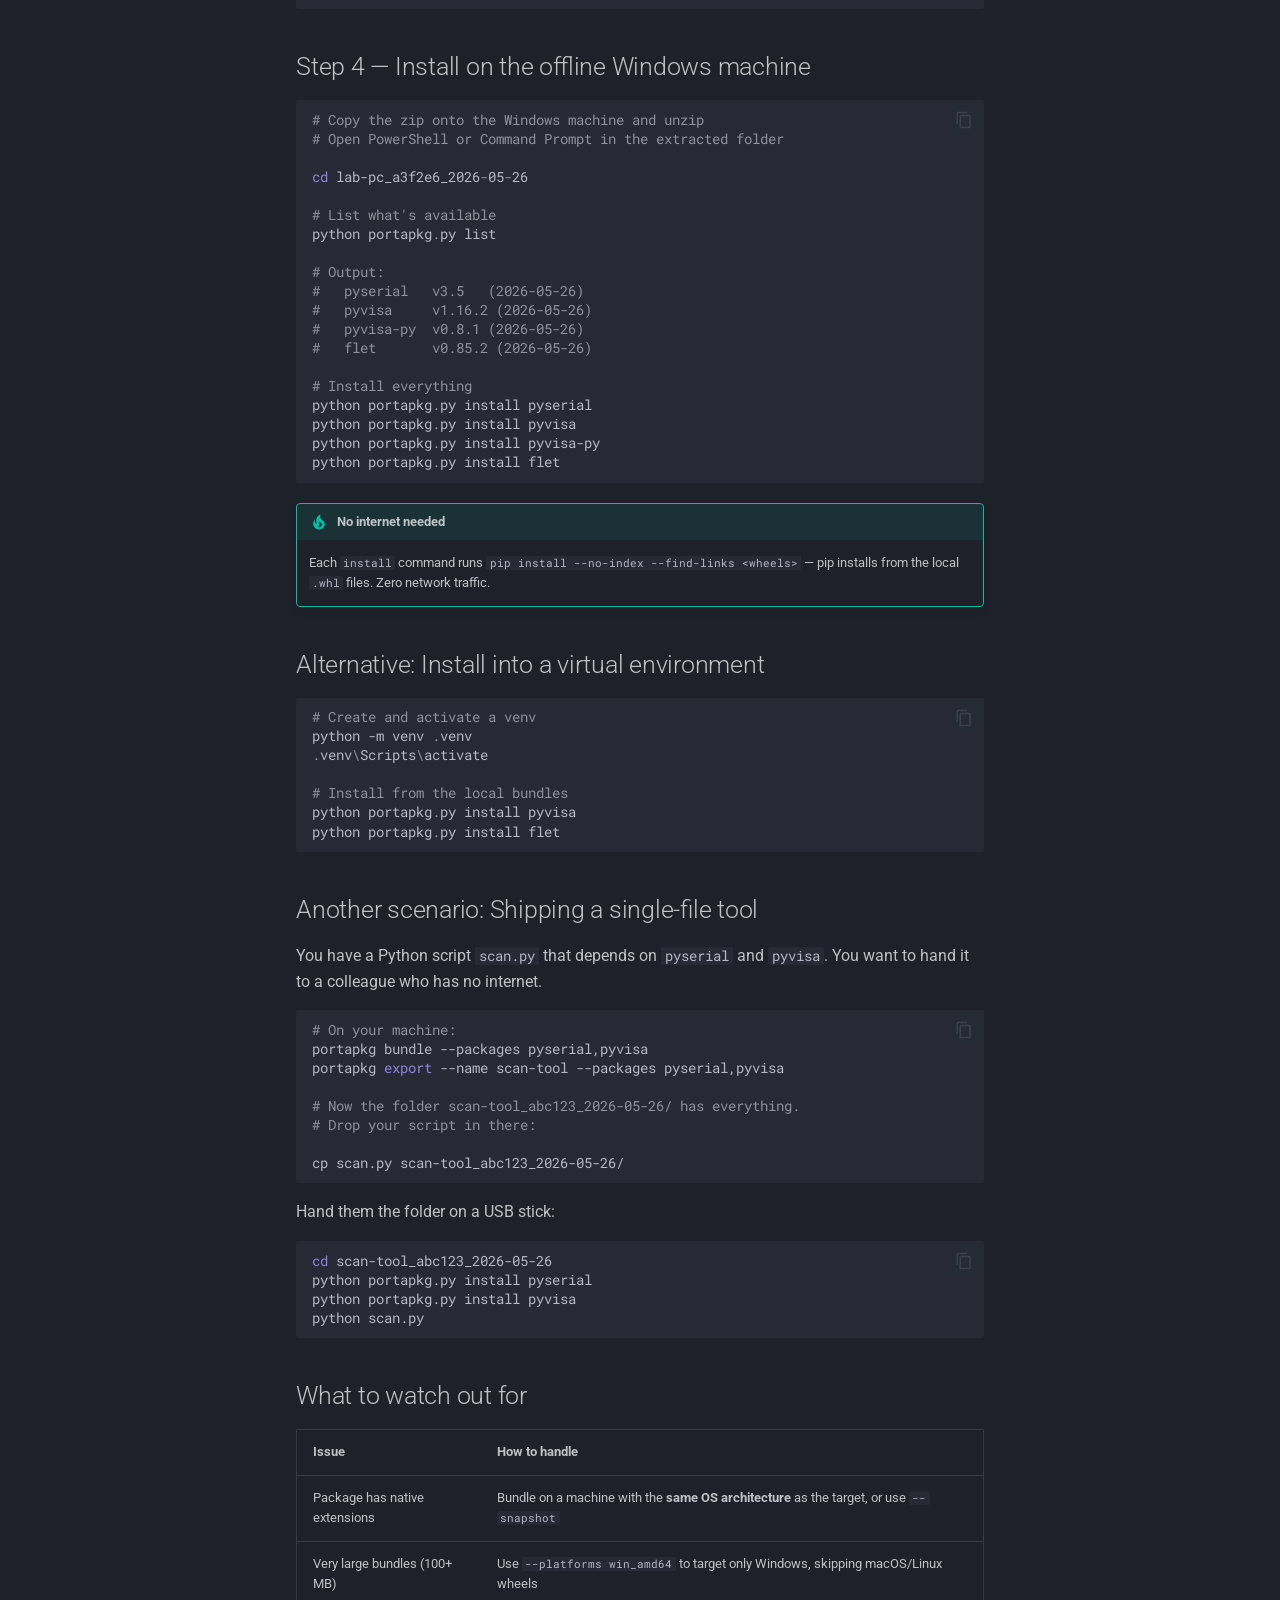
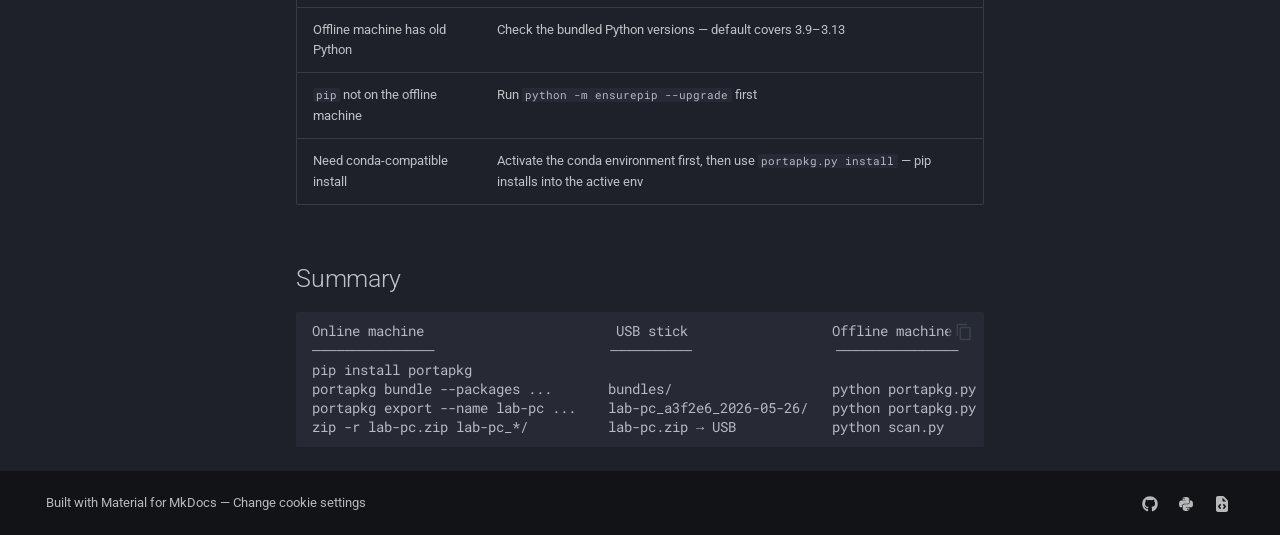
<file: site/realworld/index.html>
<!doctype html>
<html lang="en" class="no-js">
  <head>
    
      <meta charset="utf-8">
      <meta name="viewport" content="width=device-width,initial-scale=1">
      
        <meta name="description" content="Portable, offline-friendly Python package bundler and installer">
      
      
      
        <link rel="canonical" href="https://abduznik.github.io/portapkg-py/realworld/">
      
      
        <link rel="prev" href="../export/">
      
      
        <link rel="next" href="../configuration/">
      
      
        
      
      
      <link rel="icon" href="../assets/images/favicon.png">
      <meta name="generator" content="mkdocs-1.6.1, mkdocs-material-9.7.6">
    
    
      
        <title>Real-world example - portapkg</title>
      
    
    
      <link rel="stylesheet" href="../assets/stylesheets/main.484c7ddc.min.css">
      
        
        <link rel="stylesheet" href="../assets/stylesheets/palette.ab4e12ef.min.css">
      
      


    
    
      
    
    
      
        
        
        <link rel="preconnect" href="https://fonts.gstatic.com" crossorigin>
        <link rel="stylesheet" href="https://fonts.googleapis.com/css?family=Roboto:300,300i,400,400i,700,700i%7CRoboto+Mono:400,400i,700,700i&display=fallback">
        <style>:root{--md-text-font:"Roboto";--md-code-font:"Roboto Mono"}</style>
      
    
    
    <script>__md_scope=new URL("..",location),__md_hash=e=>[...e].reduce(((e,_)=>(e<<5)-e+_.charCodeAt(0)),0),__md_get=(e,_=localStorage,t=__md_scope)=>JSON.parse(_.getItem(t.pathname+"."+e)),__md_set=(e,_,t=localStorage,a=__md_scope)=>{try{t.setItem(a.pathname+"."+e,JSON.stringify(_))}catch(e){}}</script>
    
      
  


  
  

<script id="__analytics">function __md_analytics(){function e(){dataLayer.push(arguments)}window.dataLayer=window.dataLayer||[],e("js",new Date),e("config",""),document.addEventListener("DOMContentLoaded",(function(){document.forms.search&&document.forms.search.query.addEventListener("blur",(function(){this.value&&e("event","search",{search_term:this.value})}));document$.subscribe((function(){var t=document.forms.feedback;if(void 0!==t)for(var a of t.querySelectorAll("[type=submit]"))a.addEventListener("click",(function(a){a.preventDefault();var n=document.location.pathname,d=this.getAttribute("data-md-value");e("event","feedback",{page:n,data:d}),t.firstElementChild.disabled=!0;var r=t.querySelector(".md-feedback__note [data-md-value='"+d+"']");r&&(r.hidden=!1)})),t.hidden=!1})),location$.subscribe((function(t){e("config","",{page_path:t.pathname})}))}));var t=document.createElement("script");t.async=!0,t.src="https://www.googletagmanager.com/gtag/js?id=",document.getElementById("__analytics").insertAdjacentElement("afterEnd",t)}</script>
  
    <script>"undefined"!=typeof __md_analytics&&__md_analytics()</script>
  

    
    
  </head>
  
  
    
    
    
    
    
    <body dir="ltr" data-md-color-scheme="slate" data-md-color-primary="blue" data-md-color-accent="light-blue">
  
    
    <input class="md-toggle" data-md-toggle="drawer" type="checkbox" id="__drawer" autocomplete="off">
    <input class="md-toggle" data-md-toggle="search" type="checkbox" id="__search" autocomplete="off">
    <label class="md-overlay" for="__drawer"></label>
    <div data-md-component="skip">
      
        
        <a href="#real-world-example" class="md-skip">
          Skip to content
        </a>
      
    </div>
    <div data-md-component="announce">
      
    </div>
    
    
      

  

<header class="md-header md-header--shadow" data-md-component="header">
  <nav class="md-header__inner md-grid" aria-label="Header">
    <a href=".." title="portapkg" class="md-header__button md-logo" aria-label="portapkg" data-md-component="logo">
      
  
  <svg xmlns="http://www.w3.org/2000/svg" viewBox="0 0 24 24"><path d="M12 8a3 3 0 0 0 3-3 3 3 0 0 0-3-3 3 3 0 0 0-3 3 3 3 0 0 0 3 3m0 3.54C9.64 9.35 6.5 8 3 8v11c3.5 0 6.64 1.35 9 3.54 2.36-2.19 5.5-3.54 9-3.54V8c-3.5 0-6.64 1.35-9 3.54"/></svg>

    </a>
    <label class="md-header__button md-icon" for="__drawer">
      
      <svg xmlns="http://www.w3.org/2000/svg" viewBox="0 0 24 24"><path d="M3 6h18v2H3zm0 5h18v2H3zm0 5h18v2H3z"/></svg>
    </label>
    <div class="md-header__title" data-md-component="header-title">
      <div class="md-header__ellipsis">
        <div class="md-header__topic">
          <span class="md-ellipsis">
            portapkg
          </span>
        </div>
        <div class="md-header__topic" data-md-component="header-topic">
          <span class="md-ellipsis">
            
              Real-world example
            
          </span>
        </div>
      </div>
    </div>
    
      
    
    
    
    
      
      
        <label class="md-header__button md-icon" for="__search">
          
          <svg xmlns="http://www.w3.org/2000/svg" viewBox="0 0 24 24"><path d="M9.5 3A6.5 6.5 0 0 1 16 9.5c0 1.61-.59 3.09-1.56 4.23l.27.27h.79l5 5-1.5 1.5-5-5v-.79l-.27-.27A6.52 6.52 0 0 1 9.5 16 6.5 6.5 0 0 1 3 9.5 6.5 6.5 0 0 1 9.5 3m0 2C7 5 5 7 5 9.5S7 14 9.5 14 14 12 14 9.5 12 5 9.5 5"/></svg>
        </label>
        <div class="md-search" data-md-component="search" role="dialog">
  <label class="md-search__overlay" for="__search"></label>
  <div class="md-search__inner" role="search">
    <form class="md-search__form" name="search">
      <input type="text" class="md-search__input" name="query" aria-label="Search" placeholder="Search" autocapitalize="off" autocorrect="off" autocomplete="off" spellcheck="false" data-md-component="search-query" required>
      <label class="md-search__icon md-icon" for="__search">
        
        <svg xmlns="http://www.w3.org/2000/svg" viewBox="0 0 24 24"><path d="M9.5 3A6.5 6.5 0 0 1 16 9.5c0 1.61-.59 3.09-1.56 4.23l.27.27h.79l5 5-1.5 1.5-5-5v-.79l-.27-.27A6.52 6.52 0 0 1 9.5 16 6.5 6.5 0 0 1 3 9.5 6.5 6.5 0 0 1 9.5 3m0 2C7 5 5 7 5 9.5S7 14 9.5 14 14 12 14 9.5 12 5 9.5 5"/></svg>
        
        <svg xmlns="http://www.w3.org/2000/svg" viewBox="0 0 24 24"><path d="M20 11v2H8l5.5 5.5-1.42 1.42L4.16 12l7.92-7.92L13.5 5.5 8 11z"/></svg>
      </label>
      <nav class="md-search__options" aria-label="Search">
        
        <button type="reset" class="md-search__icon md-icon" title="Clear" aria-label="Clear" tabindex="-1">
          
          <svg xmlns="http://www.w3.org/2000/svg" viewBox="0 0 24 24"><path d="M19 6.41 17.59 5 12 10.59 6.41 5 5 6.41 10.59 12 5 17.59 6.41 19 12 13.41 17.59 19 19 17.59 13.41 12z"/></svg>
        </button>
      </nav>
      
        <div class="md-search__suggest" data-md-component="search-suggest"></div>
      
    </form>
    <div class="md-search__output">
      <div class="md-search__scrollwrap" tabindex="0" data-md-scrollfix>
        <div class="md-search-result" data-md-component="search-result">
          <div class="md-search-result__meta">
            Initializing search
          </div>
          <ol class="md-search-result__list" role="presentation"></ol>
        </div>
      </div>
    </div>
  </div>
</div>
      
    
    
      <div class="md-header__source">
        <a href="https://github.com/abduznik/portapkg-py" title="Go to repository" class="md-source" data-md-component="source">
  <div class="md-source__icon md-icon">
    
    <svg xmlns="http://www.w3.org/2000/svg" viewBox="0 0 448 512"><!--! Font Awesome Free 7.1.0 by @fontawesome - https://fontawesome.com License - https://fontawesome.com/license/free (Icons: CC BY 4.0, Fonts: SIL OFL 1.1, Code: MIT License) Copyright 2025 Fonticons, Inc.--><path d="M439.6 236.1 244 40.5c-5.4-5.5-12.8-8.5-20.4-8.5s-15 3-20.4 8.4L162.5 81l51.5 51.5c27.1-9.1 52.7 16.8 43.4 43.7l49.7 49.7c34.2-11.8 61.2 31 35.5 56.7-26.5 26.5-70.2-2.9-56-37.3L240.3 199v121.9c25.3 12.5 22.3 41.8 9.1 55-6.4 6.4-15.2 10.1-24.3 10.1s-17.8-3.6-24.3-10.1c-17.6-17.6-11.1-46.9 11.2-56v-123c-20.8-8.5-24.6-30.7-18.6-45L142.6 101 8.5 235.1C3 240.6 0 247.9 0 255.5s3 15 8.5 20.4l195.6 195.7c5.4 5.4 12.7 8.4 20.4 8.4s15-3 20.4-8.4l194.7-194.7c5.4-5.4 8.4-12.8 8.4-20.4s-3-15-8.4-20.4"/></svg>
  </div>
  <div class="md-source__repository">
    abduznik/portapkg-py
  </div>
</a>
      </div>
    
  </nav>
  
</header>
    
    <div class="md-container" data-md-component="container">
      
      
        
          
        
      
      <main class="md-main" data-md-component="main">
        <div class="md-main__inner md-grid">
          
            
              
              <div class="md-sidebar md-sidebar--primary" data-md-component="sidebar" data-md-type="navigation" >
                <div class="md-sidebar__scrollwrap">
                  <div class="md-sidebar__inner">
                    



<nav class="md-nav md-nav--primary" aria-label="Navigation" data-md-level="0">
  <label class="md-nav__title" for="__drawer">
    <a href=".." title="portapkg" class="md-nav__button md-logo" aria-label="portapkg" data-md-component="logo">
      
  
  <svg xmlns="http://www.w3.org/2000/svg" viewBox="0 0 24 24"><path d="M12 8a3 3 0 0 0 3-3 3 3 0 0 0-3-3 3 3 0 0 0-3 3 3 3 0 0 0 3 3m0 3.54C9.64 9.35 6.5 8 3 8v11c3.5 0 6.64 1.35 9 3.54 2.36-2.19 5.5-3.54 9-3.54V8c-3.5 0-6.64 1.35-9 3.54"/></svg>

    </a>
    portapkg
  </label>
  
    <div class="md-nav__source">
      <a href="https://github.com/abduznik/portapkg-py" title="Go to repository" class="md-source" data-md-component="source">
  <div class="md-source__icon md-icon">
    
    <svg xmlns="http://www.w3.org/2000/svg" viewBox="0 0 448 512"><!--! Font Awesome Free 7.1.0 by @fontawesome - https://fontawesome.com License - https://fontawesome.com/license/free (Icons: CC BY 4.0, Fonts: SIL OFL 1.1, Code: MIT License) Copyright 2025 Fonticons, Inc.--><path d="M439.6 236.1 244 40.5c-5.4-5.5-12.8-8.5-20.4-8.5s-15 3-20.4 8.4L162.5 81l51.5 51.5c27.1-9.1 52.7 16.8 43.4 43.7l49.7 49.7c34.2-11.8 61.2 31 35.5 56.7-26.5 26.5-70.2-2.9-56-37.3L240.3 199v121.9c25.3 12.5 22.3 41.8 9.1 55-6.4 6.4-15.2 10.1-24.3 10.1s-17.8-3.6-24.3-10.1c-17.6-17.6-11.1-46.9 11.2-56v-123c-20.8-8.5-24.6-30.7-18.6-45L142.6 101 8.5 235.1C3 240.6 0 247.9 0 255.5s3 15 8.5 20.4l195.6 195.7c5.4 5.4 12.7 8.4 20.4 8.4s15-3 20.4-8.4l194.7-194.7c5.4-5.4 8.4-12.8 8.4-20.4s-3-15-8.4-20.4"/></svg>
  </div>
  <div class="md-source__repository">
    abduznik/portapkg-py
  </div>
</a>
    </div>
  
  <ul class="md-nav__list" data-md-scrollfix>
    
      
      
  
  
  
  
    <li class="md-nav__item">
      <a href=".." class="md-nav__link">
        
  
  
  <span class="md-ellipsis">
    
  
    Home
  

    
  </span>
  
  

      </a>
    </li>
  

    
      
      
  
  
    
  
  
  
    
    
      
        
      
        
      
        
      
        
      
        
      
    
    
    
      
        
        
      
    
    
    <li class="md-nav__item md-nav__item--active md-nav__item--section md-nav__item--nested">
      
        
        
        <input class="md-nav__toggle md-toggle " type="checkbox" id="__nav_2" checked>
        
          
          <label class="md-nav__link" for="__nav_2" id="__nav_2_label" tabindex="">
            
  
  
  <span class="md-ellipsis">
    
  
    Usage
  

    
  </span>
  
  

            <span class="md-nav__icon md-icon"></span>
          </label>
        
        <nav class="md-nav" data-md-level="1" aria-labelledby="__nav_2_label" aria-expanded="true">
          <label class="md-nav__title" for="__nav_2">
            <span class="md-nav__icon md-icon"></span>
            
  
    Usage
  

          </label>
          <ul class="md-nav__list" data-md-scrollfix>
            
              
                
  
  
  
  
    <li class="md-nav__item">
      <a href="../usage/" class="md-nav__link">
        
  
  
  <span class="md-ellipsis">
    
  
    Getting started
  

    
  </span>
  
  

      </a>
    </li>
  

              
            
              
                
  
  
  
  
    <li class="md-nav__item">
      <a href="../cli/" class="md-nav__link">
        
  
  
  <span class="md-ellipsis">
    
  
    CLI reference
  

    
  </span>
  
  

      </a>
    </li>
  

              
            
              
                
  
  
  
  
    <li class="md-nav__item">
      <a href="../standalone/" class="md-nav__link">
        
  
  
  <span class="md-ellipsis">
    
  
    Standalone script
  

    
  </span>
  
  

      </a>
    </li>
  

              
            
              
                
  
  
  
  
    <li class="md-nav__item">
      <a href="../export/" class="md-nav__link">
        
  
  
  <span class="md-ellipsis">
    
  
    Export bundles
  

    
  </span>
  
  

      </a>
    </li>
  

              
            
              
                
  
  
    
  
  
  
    <li class="md-nav__item md-nav__item--active">
      
      <input class="md-nav__toggle md-toggle" type="checkbox" id="__toc">
      
      
        
      
      
        <label class="md-nav__link md-nav__link--active" for="__toc">
          
  
  
  <span class="md-ellipsis">
    
  
    Real-world example
  

    
  </span>
  
  

          <span class="md-nav__icon md-icon"></span>
        </label>
      
      <a href="./" class="md-nav__link md-nav__link--active">
        
  
  
  <span class="md-ellipsis">
    
  
    Real-world example
  

    
  </span>
  
  

      </a>
      
        

<nav class="md-nav md-nav--secondary" aria-label="Table of contents">
  
  
  
    
  
  
    <label class="md-nav__title" for="__toc">
      <span class="md-nav__icon md-icon"></span>
      Table of contents
    </label>
    <ul class="md-nav__list" data-md-component="toc" data-md-scrollfix>
      
        <li class="md-nav__item">
  <a href="#scenario" class="md-nav__link">
    <span class="md-ellipsis">
      
        Scenario
      
    </span>
  </a>
  
</li>
      
        <li class="md-nav__item">
  <a href="#step-1-bundle-on-the-online-machine" class="md-nav__link">
    <span class="md-ellipsis">
      
        Step 1 — Bundle on the online machine
      
    </span>
  </a>
  
</li>
      
        <li class="md-nav__item">
  <a href="#step-2-export-to-a-portable-folder" class="md-nav__link">
    <span class="md-ellipsis">
      
        Step 2 — Export to a portable folder
      
    </span>
  </a>
  
</li>
      
        <li class="md-nav__item">
  <a href="#step-3-transfer-via-usb" class="md-nav__link">
    <span class="md-ellipsis">
      
        Step 3 — Transfer via USB
      
    </span>
  </a>
  
</li>
      
        <li class="md-nav__item">
  <a href="#step-4-install-on-the-offline-windows-machine" class="md-nav__link">
    <span class="md-ellipsis">
      
        Step 4 — Install on the offline Windows machine
      
    </span>
  </a>
  
</li>
      
        <li class="md-nav__item">
  <a href="#alternative-install-into-a-virtual-environment" class="md-nav__link">
    <span class="md-ellipsis">
      
        Alternative: Install into a virtual environment
      
    </span>
  </a>
  
</li>
      
        <li class="md-nav__item">
  <a href="#another-scenario-shipping-a-single-file-tool" class="md-nav__link">
    <span class="md-ellipsis">
      
        Another scenario: Shipping a single-file tool
      
    </span>
  </a>
  
</li>
      
        <li class="md-nav__item">
  <a href="#what-to-watch-out-for" class="md-nav__link">
    <span class="md-ellipsis">
      
        What to watch out for
      
    </span>
  </a>
  
</li>
      
        <li class="md-nav__item">
  <a href="#summary" class="md-nav__link">
    <span class="md-ellipsis">
      
        Summary
      
    </span>
  </a>
  
</li>
      
    </ul>
  
</nav>
      
    </li>
  

              
            
          </ul>
        </nav>
      
    </li>
  

    
      
      
  
  
  
  
    
    
      
        
      
    
    
    
      
        
        
      
    
    
    <li class="md-nav__item md-nav__item--section md-nav__item--nested">
      
        
        
        <input class="md-nav__toggle md-toggle " type="checkbox" id="__nav_3" >
        
          
          <label class="md-nav__link" for="__nav_3" id="__nav_3_label" tabindex="">
            
  
  
  <span class="md-ellipsis">
    
  
    Reference
  

    
  </span>
  
  

            <span class="md-nav__icon md-icon"></span>
          </label>
        
        <nav class="md-nav" data-md-level="1" aria-labelledby="__nav_3_label" aria-expanded="false">
          <label class="md-nav__title" for="__nav_3">
            <span class="md-nav__icon md-icon"></span>
            
  
    Reference
  

          </label>
          <ul class="md-nav__list" data-md-scrollfix>
            
              
                
  
  
  
  
    <li class="md-nav__item">
      <a href="../configuration/" class="md-nav__link">
        
  
  
  <span class="md-ellipsis">
    
  
    Configuration
  

    
  </span>
  
  

      </a>
    </li>
  

              
            
          </ul>
        </nav>
      
    </li>
  

    
      
      
  
  
  
  
    <li class="md-nav__item">
      <a href="../troubleshooting/" class="md-nav__link">
        
  
  
  <span class="md-ellipsis">
    
  
    Troubleshooting
  

    
  </span>
  
  

      </a>
    </li>
  

    
      
      
  
  
  
  
    <li class="md-nav__item">
      <a href="../faq/" class="md-nav__link">
        
  
  
  <span class="md-ellipsis">
    
  
    FAQ
  

    
  </span>
  
  

      </a>
    </li>
  

    
      
      
  
  
  
  
    <li class="md-nav__item">
      <a href="../development/" class="md-nav__link">
        
  
  
  <span class="md-ellipsis">
    
  
    Development
  

    
  </span>
  
  

      </a>
    </li>
  

    
      
      
  
  
  
  
    <li class="md-nav__item">
      <a href="../changelog/" class="md-nav__link">
        
  
  
  <span class="md-ellipsis">
    
  
    Changelog
  

    
  </span>
  
  

      </a>
    </li>
  

    
  </ul>
</nav>
                  </div>
                </div>
              </div>
            
            
              
              <div class="md-sidebar md-sidebar--secondary" data-md-component="sidebar" data-md-type="toc" >
                <div class="md-sidebar__scrollwrap">
                  <div class="md-sidebar__inner">
                    

<nav class="md-nav md-nav--secondary" aria-label="Table of contents">
  
  
  
    
  
  
    <label class="md-nav__title" for="__toc">
      <span class="md-nav__icon md-icon"></span>
      Table of contents
    </label>
    <ul class="md-nav__list" data-md-component="toc" data-md-scrollfix>
      
        <li class="md-nav__item">
  <a href="#scenario" class="md-nav__link">
    <span class="md-ellipsis">
      
        Scenario
      
    </span>
  </a>
  
</li>
      
        <li class="md-nav__item">
  <a href="#step-1-bundle-on-the-online-machine" class="md-nav__link">
    <span class="md-ellipsis">
      
        Step 1 — Bundle on the online machine
      
    </span>
  </a>
  
</li>
      
        <li class="md-nav__item">
  <a href="#step-2-export-to-a-portable-folder" class="md-nav__link">
    <span class="md-ellipsis">
      
        Step 2 — Export to a portable folder
      
    </span>
  </a>
  
</li>
      
        <li class="md-nav__item">
  <a href="#step-3-transfer-via-usb" class="md-nav__link">
    <span class="md-ellipsis">
      
        Step 3 — Transfer via USB
      
    </span>
  </a>
  
</li>
      
        <li class="md-nav__item">
  <a href="#step-4-install-on-the-offline-windows-machine" class="md-nav__link">
    <span class="md-ellipsis">
      
        Step 4 — Install on the offline Windows machine
      
    </span>
  </a>
  
</li>
      
        <li class="md-nav__item">
  <a href="#alternative-install-into-a-virtual-environment" class="md-nav__link">
    <span class="md-ellipsis">
      
        Alternative: Install into a virtual environment
      
    </span>
  </a>
  
</li>
      
        <li class="md-nav__item">
  <a href="#another-scenario-shipping-a-single-file-tool" class="md-nav__link">
    <span class="md-ellipsis">
      
        Another scenario: Shipping a single-file tool
      
    </span>
  </a>
  
</li>
      
        <li class="md-nav__item">
  <a href="#what-to-watch-out-for" class="md-nav__link">
    <span class="md-ellipsis">
      
        What to watch out for
      
    </span>
  </a>
  
</li>
      
        <li class="md-nav__item">
  <a href="#summary" class="md-nav__link">
    <span class="md-ellipsis">
      
        Summary
      
    </span>
  </a>
  
</li>
      
    </ul>
  
</nav>
                  </div>
                </div>
              </div>
            
          
          
            <div class="md-content" data-md-component="content">
              
                



  


  <nav class="md-path" aria-label="Navigation" >
    <ol class="md-path__list">
      
        
  
  
    <li class="md-path__item">
      <a href=".." class="md-path__link">
        
  <span class="md-ellipsis">
    Home
  </span>

      </a>
    </li>
  

      
      
        
  
  
    
    
      <li class="md-path__item">
        <a href="../usage/" class="md-path__link">
          
  <span class="md-ellipsis">
    Usage
  </span>

        </a>
      </li>
    
  

      
    </ol>
  </nav>

              
              <article class="md-content__inner md-typeset">
                
                  


  
  


<h1 id="real-world-example">Real-world example<a class="headerlink" href="#real-world-example" title="Permanent link">&para;</a></h1>
<p>This walkthrough shows a complete workflow: a developer needs to install
Python instrumentation packages (<code>pyvisa</code>, <code>pyserial</code>, <code>pyvisa-py</code>) and a
GUI app (<code>flet</code>) on an <strong>air-gapped Windows machine</strong> in a lab environment.</p>
<h2 id="scenario">Scenario<a class="headerlink" href="#scenario" title="Permanent link">&para;</a></h2>
<ul>
<li><strong>Online machine</strong>: macOS (Apple Silicon) — has internet</li>
<li><strong>Offline machine</strong>: Windows 10 (x86_64) — no internet, no PyPI access</li>
<li><strong>Goal</strong>: Get <code>pyvisa</code>, <code>pyserial</code>, <code>pyvisa-py</code>, and <code>flet</code> onto the
  Windows machine with all dependencies</li>
</ul>
<h2 id="step-1-bundle-on-the-online-machine">Step 1 — Bundle on the online machine<a class="headerlink" href="#step-1-bundle-on-the-online-machine" title="Permanent link">&para;</a></h2>
<div class="highlight"><pre><span></span><code><a id="__codelineno-0-1" name="__codelineno-0-1" href="#__codelineno-0-1"></a><span class="c1"># Install portapkg (one-time)</span>
<a id="__codelineno-0-2" name="__codelineno-0-2" href="#__codelineno-0-2"></a>pip<span class="w"> </span>install<span class="w"> </span>portapkg
<a id="__codelineno-0-3" name="__codelineno-0-3" href="#__codelineno-0-3"></a>
<a id="__codelineno-0-4" name="__codelineno-0-4" href="#__codelineno-0-4"></a><span class="c1"># Bundle all 4 packages at once</span>
<a id="__codelineno-0-5" name="__codelineno-0-5" href="#__codelineno-0-5"></a>portapkg<span class="w"> </span>bundle<span class="w"> </span>--packages<span class="w"> </span>pyserial,pyvisa,pyvisa-py,flet
</code></pre></div>
<p>This downloads wheels for <strong>6 platforms × 5 Python versions</strong> per dependency.
Output in <code>./bundles/</code>:</p>
<div class="highlight"><pre><span></span><code><a id="__codelineno-1-1" name="__codelineno-1-1" href="#__codelineno-1-1"></a>bundles/
<a id="__codelineno-1-2" name="__codelineno-1-2" href="#__codelineno-1-2"></a>├── pyserial/          (1 dep,   1 wheel)
<a id="__codelineno-1-3" name="__codelineno-1-3" href="#__codelineno-1-3"></a>├── pyvisa/            (2 deps,  2 wheels)
<a id="__codelineno-1-4" name="__codelineno-1-4" href="#__codelineno-1-4"></a>├── pyvisa-py/         (3 deps,  3 wheels)
<a id="__codelineno-1-5" name="__codelineno-1-5" href="#__codelineno-1-5"></a>└── flet/              (11 deps, 16 wheels)
</code></pre></div>
<div class="admonition tip">
<p class="admonition-title">Multi-platform means one bundle serves all machines</p>
<p>Even though we bundled on macOS, the downloaded wheels include
<code>win_amd64</code> variants — so the same bundle folder works on Windows.</p>
</div>
<h2 id="step-2-export-to-a-portable-folder">Step 2 — Export to a portable folder<a class="headerlink" href="#step-2-export-to-a-portable-folder" title="Permanent link">&para;</a></h2>
<div class="highlight"><pre><span></span><code><a id="__codelineno-2-1" name="__codelineno-2-1" href="#__codelineno-2-1"></a>portapkg<span class="w"> </span><span class="nb">export</span><span class="w"> </span>--name<span class="w"> </span>lab-pc<span class="w"> </span>--packages<span class="w"> </span>pyserial,pyvisa,pyvisa-py,flet
</code></pre></div>
<p>Creates:</p>
<div class="highlight"><pre><span></span><code><a id="__codelineno-3-1" name="__codelineno-3-1" href="#__codelineno-3-1"></a>lab-pc_a3f2e6_2026-05-26/
<a id="__codelineno-3-2" name="__codelineno-3-2" href="#__codelineno-3-2"></a>├── portapkg.py
<a id="__codelineno-3-3" name="__codelineno-3-3" href="#__codelineno-3-3"></a>└── bundles/
<a id="__codelineno-3-4" name="__codelineno-3-4" href="#__codelineno-3-4"></a>    ├── pyserial/
<a id="__codelineno-3-5" name="__codelineno-3-5" href="#__codelineno-3-5"></a>    ├── pyvisa/
<a id="__codelineno-3-6" name="__codelineno-3-6" href="#__codelineno-3-6"></a>    ├── pyvisa-py/
<a id="__codelineno-3-7" name="__codelineno-3-7" href="#__codelineno-3-7"></a>    └── flet/
</code></pre></div>
<p>Now zip the folder and copy it to a USB drive.</p>
<h2 id="step-3-transfer-via-usb">Step 3 — Transfer via USB<a class="headerlink" href="#step-3-transfer-via-usb" title="Permanent link">&para;</a></h2>
<div class="highlight"><pre><span></span><code><a id="__codelineno-4-1" name="__codelineno-4-1" href="#__codelineno-4-1"></a><span class="c1"># On the online machine — zip it up</span>
<a id="__codelineno-4-2" name="__codelineno-4-2" href="#__codelineno-4-2"></a>zip<span class="w"> </span>-r<span class="w"> </span>lab-pc_a3f2e6_2026-05-26.zip<span class="w"> </span>lab-pc_a3f2e6_2026-05-26/
<a id="__codelineno-4-3" name="__codelineno-4-3" href="#__codelineno-4-3"></a>
<a id="__codelineno-4-4" name="__codelineno-4-4" href="#__codelineno-4-4"></a><span class="c1"># Copy to USB drive, walk over to the Windows machine</span>
</code></pre></div>
<h2 id="step-4-install-on-the-offline-windows-machine">Step 4 — Install on the offline Windows machine<a class="headerlink" href="#step-4-install-on-the-offline-windows-machine" title="Permanent link">&para;</a></h2>
<div class="highlight"><pre><span></span><code><a id="__codelineno-5-1" name="__codelineno-5-1" href="#__codelineno-5-1"></a><span class="c"># Copy the zip onto the Windows machine and unzip</span>
<a id="__codelineno-5-2" name="__codelineno-5-2" href="#__codelineno-5-2"></a><span class="c"># Open PowerShell or Command Prompt in the extracted folder</span>
<a id="__codelineno-5-3" name="__codelineno-5-3" href="#__codelineno-5-3"></a>
<a id="__codelineno-5-4" name="__codelineno-5-4" href="#__codelineno-5-4"></a><span class="nb">cd </span><span class="n">lab-pc_a3f2e6_2026</span><span class="p">-</span><span class="n">05</span><span class="p">-</span><span class="n">26</span>
<a id="__codelineno-5-5" name="__codelineno-5-5" href="#__codelineno-5-5"></a>
<a id="__codelineno-5-6" name="__codelineno-5-6" href="#__codelineno-5-6"></a><span class="c"># List what&#39;s available</span>
<a id="__codelineno-5-7" name="__codelineno-5-7" href="#__codelineno-5-7"></a><span class="n">python</span> <span class="n">portapkg</span><span class="p">.</span><span class="n">py</span> <span class="n">list</span>
<a id="__codelineno-5-8" name="__codelineno-5-8" href="#__codelineno-5-8"></a>
<a id="__codelineno-5-9" name="__codelineno-5-9" href="#__codelineno-5-9"></a><span class="c"># Output:</span>
<a id="__codelineno-5-10" name="__codelineno-5-10" href="#__codelineno-5-10"></a><span class="c">#   pyserial   v3.5   (2026-05-26)</span>
<a id="__codelineno-5-11" name="__codelineno-5-11" href="#__codelineno-5-11"></a><span class="c">#   pyvisa     v1.16.2 (2026-05-26)</span>
<a id="__codelineno-5-12" name="__codelineno-5-12" href="#__codelineno-5-12"></a><span class="c">#   pyvisa-py  v0.8.1 (2026-05-26)</span>
<a id="__codelineno-5-13" name="__codelineno-5-13" href="#__codelineno-5-13"></a><span class="c">#   flet       v0.85.2 (2026-05-26)</span>
<a id="__codelineno-5-14" name="__codelineno-5-14" href="#__codelineno-5-14"></a>
<a id="__codelineno-5-15" name="__codelineno-5-15" href="#__codelineno-5-15"></a><span class="c"># Install everything</span>
<a id="__codelineno-5-16" name="__codelineno-5-16" href="#__codelineno-5-16"></a><span class="n">python</span> <span class="n">portapkg</span><span class="p">.</span><span class="n">py</span> <span class="n">install</span> <span class="n">pyserial</span>
<a id="__codelineno-5-17" name="__codelineno-5-17" href="#__codelineno-5-17"></a><span class="n">python</span> <span class="n">portapkg</span><span class="p">.</span><span class="n">py</span> <span class="n">install</span> <span class="n">pyvisa</span>
<a id="__codelineno-5-18" name="__codelineno-5-18" href="#__codelineno-5-18"></a><span class="n">python</span> <span class="n">portapkg</span><span class="p">.</span><span class="n">py</span> <span class="n">install</span> <span class="n">pyvisa-py</span>
<a id="__codelineno-5-19" name="__codelineno-5-19" href="#__codelineno-5-19"></a><span class="n">python</span> <span class="n">portapkg</span><span class="p">.</span><span class="n">py</span> <span class="n">install</span> <span class="n">flet</span>
</code></pre></div>
<div class="admonition tip">
<p class="admonition-title">No internet needed</p>
<p>Each <code>install</code> command runs <code>pip install --no-index --find-links &lt;wheels&gt;</code>
— pip installs from the local <code>.whl</code> files. Zero network traffic.</p>
</div>
<h2 id="alternative-install-into-a-virtual-environment">Alternative: Install into a virtual environment<a class="headerlink" href="#alternative-install-into-a-virtual-environment" title="Permanent link">&para;</a></h2>
<div class="highlight"><pre><span></span><code><a id="__codelineno-6-1" name="__codelineno-6-1" href="#__codelineno-6-1"></a><span class="c"># Create and activate a venv</span>
<a id="__codelineno-6-2" name="__codelineno-6-2" href="#__codelineno-6-2"></a><span class="n">python</span> <span class="n">-m</span> <span class="n">venv</span> <span class="p">.</span><span class="n">venv</span>
<a id="__codelineno-6-3" name="__codelineno-6-3" href="#__codelineno-6-3"></a><span class="p">.</span><span class="n">venv</span><span class="p">\</span><span class="n">Scripts</span><span class="p">\</span><span class="n">activate</span>
<a id="__codelineno-6-4" name="__codelineno-6-4" href="#__codelineno-6-4"></a>
<a id="__codelineno-6-5" name="__codelineno-6-5" href="#__codelineno-6-5"></a><span class="c"># Install from the local bundles</span>
<a id="__codelineno-6-6" name="__codelineno-6-6" href="#__codelineno-6-6"></a><span class="n">python</span> <span class="n">portapkg</span><span class="p">.</span><span class="n">py</span> <span class="n">install</span> <span class="n">pyvisa</span>
<a id="__codelineno-6-7" name="__codelineno-6-7" href="#__codelineno-6-7"></a><span class="n">python</span> <span class="n">portapkg</span><span class="p">.</span><span class="n">py</span> <span class="n">install</span> <span class="n">flet</span>
</code></pre></div>
<h2 id="another-scenario-shipping-a-single-file-tool">Another scenario: Shipping a single-file tool<a class="headerlink" href="#another-scenario-shipping-a-single-file-tool" title="Permanent link">&para;</a></h2>
<p>You have a Python script <code>scan.py</code> that depends on <code>pyserial</code> and <code>pyvisa</code>.
You want to hand it to a colleague who has no internet.</p>
<div class="highlight"><pre><span></span><code><a id="__codelineno-7-1" name="__codelineno-7-1" href="#__codelineno-7-1"></a><span class="c1"># On your machine:</span>
<a id="__codelineno-7-2" name="__codelineno-7-2" href="#__codelineno-7-2"></a>portapkg<span class="w"> </span>bundle<span class="w"> </span>--packages<span class="w"> </span>pyserial,pyvisa
<a id="__codelineno-7-3" name="__codelineno-7-3" href="#__codelineno-7-3"></a>portapkg<span class="w"> </span><span class="nb">export</span><span class="w"> </span>--name<span class="w"> </span>scan-tool<span class="w"> </span>--packages<span class="w"> </span>pyserial,pyvisa
<a id="__codelineno-7-4" name="__codelineno-7-4" href="#__codelineno-7-4"></a>
<a id="__codelineno-7-5" name="__codelineno-7-5" href="#__codelineno-7-5"></a><span class="c1"># Now the folder scan-tool_abc123_2026-05-26/ has everything.</span>
<a id="__codelineno-7-6" name="__codelineno-7-6" href="#__codelineno-7-6"></a><span class="c1"># Drop your script in there:</span>
<a id="__codelineno-7-7" name="__codelineno-7-7" href="#__codelineno-7-7"></a>
<a id="__codelineno-7-8" name="__codelineno-7-8" href="#__codelineno-7-8"></a>cp<span class="w"> </span>scan.py<span class="w"> </span>scan-tool_abc123_2026-05-26/
</code></pre></div>
<p>Hand them the folder on a USB stick:</p>
<div class="highlight"><pre><span></span><code><a id="__codelineno-8-1" name="__codelineno-8-1" href="#__codelineno-8-1"></a><span class="nb">cd</span><span class="w"> </span>scan-tool_abc123_2026-05-26
<a id="__codelineno-8-2" name="__codelineno-8-2" href="#__codelineno-8-2"></a>python<span class="w"> </span>portapkg.py<span class="w"> </span>install<span class="w"> </span>pyserial
<a id="__codelineno-8-3" name="__codelineno-8-3" href="#__codelineno-8-3"></a>python<span class="w"> </span>portapkg.py<span class="w"> </span>install<span class="w"> </span>pyvisa
<a id="__codelineno-8-4" name="__codelineno-8-4" href="#__codelineno-8-4"></a>python<span class="w"> </span>scan.py
</code></pre></div>
<h2 id="what-to-watch-out-for">What to watch out for<a class="headerlink" href="#what-to-watch-out-for" title="Permanent link">&para;</a></h2>
<table>
<thead>
<tr>
<th>Issue</th>
<th>How to handle</th>
</tr>
</thead>
<tbody>
<tr>
<td>Package has native extensions</td>
<td>Bundle on a machine with the <strong>same OS architecture</strong> as the target, or use <code>--snapshot</code></td>
</tr>
<tr>
<td>Very large bundles (100+ MB)</td>
<td>Use <code>--platforms win_amd64</code> to target only Windows, skipping macOS/Linux wheels</td>
</tr>
<tr>
<td>Offline machine has old Python</td>
<td>Check the bundled Python versions — default covers 3.9–3.13</td>
</tr>
<tr>
<td><code>pip</code> not on the offline machine</td>
<td>Run <code>python -m ensurepip --upgrade</code> first</td>
</tr>
<tr>
<td>Need conda-compatible install</td>
<td>Activate the conda environment first, then use <code>portapkg.py install</code> — pip installs into the active env</td>
</tr>
</tbody>
</table>
<h2 id="summary">Summary<a class="headerlink" href="#summary" title="Permanent link">&para;</a></h2>
<div class="highlight"><pre><span></span><code><a id="__codelineno-9-1" name="__codelineno-9-1" href="#__codelineno-9-1"></a>Online machine                        USB stick                  Offline machine
<a id="__codelineno-9-2" name="__codelineno-9-2" href="#__codelineno-9-2"></a>───────────────                      ──────────                  ───────────────
<a id="__codelineno-9-3" name="__codelineno-9-3" href="#__codelineno-9-3"></a>pip install portapkg                                              
<a id="__codelineno-9-4" name="__codelineno-9-4" href="#__codelineno-9-4"></a>portapkg bundle --packages ...       bundles/                    python portapkg.py list
<a id="__codelineno-9-5" name="__codelineno-9-5" href="#__codelineno-9-5"></a>portapkg export --name lab-pc ...    lab-pc_a3f2e6_2026-05-26/   python portapkg.py install pyvisa
<a id="__codelineno-9-6" name="__codelineno-9-6" href="#__codelineno-9-6"></a>zip -r lab-pc.zip lab-pc_*/          lab-pc.zip → USB            python scan.py
</code></pre></div>









  




                
              </article>
            </div>
          
          
  <script>var tabs=__md_get("__tabs");if(Array.isArray(tabs))e:for(var set of document.querySelectorAll(".tabbed-set")){var labels=set.querySelector(".tabbed-labels");for(var tab of tabs)for(var label of labels.getElementsByTagName("label"))if(label.innerText.trim()===tab){var input=document.getElementById(label.htmlFor);input.checked=!0;continue e}}</script>

<script>var target=document.getElementById(location.hash.slice(1));target&&target.name&&(target.checked=target.name.startsWith("__tabbed_"))</script>
        </div>
        
          <button type="button" class="md-top md-icon" data-md-component="top" hidden>
  
  <svg xmlns="http://www.w3.org/2000/svg" viewBox="0 0 24 24"><path d="M13 20h-2V8l-5.5 5.5-1.42-1.42L12 4.16l7.92 7.92-1.42 1.42L13 8z"/></svg>
  Back to top
</button>
        
      </main>
      
        <footer class="md-footer">
  
  <div class="md-footer-meta md-typeset">
    <div class="md-footer-meta__inner md-grid">
      <div class="md-copyright">
  
    <div class="md-copyright__highlight">
      Built with <a href="https://squidfunk.github.io/mkdocs-material/" target="_blank">Material for MkDocs</a> &mdash;
<a href="#__consent">Change cookie settings</a>

    </div>
  
  
</div>
      
        
<div class="md-social">
  
    
    
    
    
      
      
    
    <a href="https://github.com/abduznik/portapkg-py" target="_blank" rel="noopener" title="github.com" class="md-social__link">
      <svg xmlns="http://www.w3.org/2000/svg" viewBox="0 0 512 512"><!--! Font Awesome Free 7.1.0 by @fontawesome - https://fontawesome.com License - https://fontawesome.com/license/free (Icons: CC BY 4.0, Fonts: SIL OFL 1.1, Code: MIT License) Copyright 2025 Fonticons, Inc.--><path d="M173.9 397.4c0 2-2.3 3.6-5.2 3.6-3.3.3-5.6-1.3-5.6-3.6 0-2 2.3-3.6 5.2-3.6 3-.3 5.6 1.3 5.6 3.6m-31.1-4.5c-.7 2 1.3 4.3 4.3 4.9 2.6 1 5.6 0 6.2-2s-1.3-4.3-4.3-5.2c-2.6-.7-5.5.3-6.2 2.3m44.2-1.7c-2.9.7-4.9 2.6-4.6 4.9.3 2 2.9 3.3 5.9 2.6 2.9-.7 4.9-2.6 4.6-4.6-.3-1.9-3-3.2-5.9-2.9M252.8 8C114.1 8 8 113.3 8 252c0 110.9 69.8 205.8 169.5 239.2 12.8 2.3 17.3-5.6 17.3-12.1 0-6.2-.3-40.4-.3-61.4 0 0-70 15-84.7-29.8 0 0-11.4-29.1-27.8-36.6 0 0-22.9-15.7 1.6-15.4 0 0 24.9 2 38.6 25.8 21.9 38.6 58.6 27.5 72.9 20.9 2.3-16 8.8-27.1 16-33.7-55.9-6.2-112.3-14.3-112.3-110.5 0-27.5 7.6-41.3 23.6-58.9-2.6-6.5-11.1-33.3 2.6-67.9 20.9-6.5 69 27 69 27 20-5.6 41.5-8.5 62.8-8.5s42.8 2.9 62.8 8.5c0 0 48.1-33.6 69-27 13.7 34.7 5.2 61.4 2.6 67.9 16 17.7 25.8 31.5 25.8 58.9 0 96.5-58.9 104.2-114.8 110.5 9.2 7.9 17 22.9 17 46.4 0 33.7-.3 75.4-.3 83.6 0 6.5 4.6 14.4 17.3 12.1C436.2 457.8 504 362.9 504 252 504 113.3 391.5 8 252.8 8M105.2 352.9c-1.3 1-1 3.3.7 5.2 1.6 1.6 3.9 2.3 5.2 1 1.3-1 1-3.3-.7-5.2-1.6-1.6-3.9-2.3-5.2-1m-10.8-8.1c-.7 1.3.3 2.9 2.3 3.9 1.6 1 3.6.7 4.3-.7.7-1.3-.3-2.9-2.3-3.9-2-.6-3.6-.3-4.3.7m32.4 35.6c-1.6 1.3-1 4.3 1.3 6.2 2.3 2.3 5.2 2.6 6.5 1 1.3-1.3.7-4.3-1.3-6.2-2.2-2.3-5.2-2.6-6.5-1m-11.4-14.7c-1.6 1-1.6 3.6 0 5.9s4.3 3.3 5.6 2.3c1.6-1.3 1.6-3.9 0-6.2-1.4-2.3-4-3.3-5.6-2"/></svg>
    </a>
  
    
    
    
    
      
      
    
    <a href="https://pypi.org/project/portapkg/" target="_blank" rel="noopener" title="pypi.org" class="md-social__link">
      <svg xmlns="http://www.w3.org/2000/svg" viewBox="0 0 448 512"><!--! Font Awesome Free 7.1.0 by @fontawesome - https://fontawesome.com License - https://fontawesome.com/license/free (Icons: CC BY 4.0, Fonts: SIL OFL 1.1, Code: MIT License) Copyright 2025 Fonticons, Inc.--><path d="M439.8 200.5c-7.7-30.9-22.3-54.2-53.4-54.2h-40.1v47.4c0 36.8-31.2 67.8-66.8 67.8H172.7c-29.2 0-53.4 25-53.4 54.3v101.8c0 29 25.2 46 53.4 54.3 33.8 9.9 66.3 11.7 106.8 0 26.9-7.8 53.4-23.5 53.4-54.3v-40.7H226.2v-13.6h160.2c31.1 0 42.6-21.7 53.4-54.2 11.2-33.5 10.7-65.7 0-108.6M286.2 444.7a20.4 20.4 0 1 1 0-40.7 20.4 20.4 0 1 1 0 40.7M167.8 248.1h106.8c29.7 0 53.4-24.5 53.4-54.3V91.9c0-29-24.4-50.7-53.4-55.6-35.8-5.9-74.7-5.6-106.8.1-45.2 8-53.4 24.7-53.4 55.6v40.7h106.9v13.6h-147c-31.1 0-58.3 18.7-66.8 54.2-9.8 40.7-10.2 66.1 0 108.6 7.6 31.6 25.7 54.2 56.8 54.2H101v-48.8c0-35.3 30.5-66.4 66.8-66.4m-6.6-183.4a20.4 20.4 0 1 1 0 40.8 20.4 20.4 0 1 1 0-40.8"/></svg>
    </a>
  
    
    
    
    
      
      
    
    <a href="https://github.com/abduznik/portapkg-py/blob/main/portapkg.py" target="_blank" rel="noopener" title="github.com" class="md-social__link">
      <svg xmlns="http://www.w3.org/2000/svg" viewBox="0 0 384 512"><!--! Font Awesome Free 7.1.0 by @fontawesome - https://fontawesome.com License - https://fontawesome.com/license/free (Icons: CC BY 4.0, Fonts: SIL OFL 1.1, Code: MIT License) Copyright 2025 Fonticons, Inc.--><path d="M0 64C0 28.7 28.7 0 64 0h149.5c17 0 33.3 6.7 45.3 18.7l106.5 106.6c12 12 18.7 28.3 18.7 45.3V448c0 35.3-28.7 64-64 64H64c-35.3 0-64-28.7-64-64zm208-5.5V152c0 13.3 10.7 24 24 24h93.5zm-53.8 237.1c8.6-10.1 7.5-25.2-2.6-33.8s-25.2-7.5-33.8 2.6l-48 56c-7.7 9-7.7 22.2 0 31.2l48 56c8.6 10.1 23.8 11.2 33.8 2.6s11.2-23.8 2.6-33.8L119.6 336zm112-31.2c-8.6-10.1-23.8-11.2-33.8-2.6s-11.2 23.8-2.6 33.8l34.6 40.4-34.6 40.4c-8.6 10.1-7.5 25.2 2.6 33.8s25.2 7.5 33.8-2.6l48-56c7.7-9 7.7-22.2 0-31.2z"/></svg>
    </a>
  
</div>
      
    </div>
  </div>
</footer>
      
    </div>
    <div class="md-dialog" data-md-component="dialog">
      <div class="md-dialog__inner md-typeset"></div>
    </div>
    
    
    
      
      
      <script id="__config" type="application/json">{"annotate": null, "base": "..", "features": ["navigation.instant", "navigation.tracking", "navigation.sections", "navigation.path", "navigation.indexes", "navigation.top", "content.code.copy", "content.code.annotate", "content.tabs.link", "search.suggest", "search.highlight", "header.autohide", "announce.dismiss"], "search": "../assets/javascripts/workers/search.2c215733.min.js", "tags": null, "translations": {"clipboard.copied": "Copied to clipboard", "clipboard.copy": "Copy to clipboard", "search.result.more.one": "1 more on this page", "search.result.more.other": "# more on this page", "search.result.none": "No matching documents", "search.result.one": "1 matching document", "search.result.other": "# matching documents", "search.result.placeholder": "Type to start searching", "search.result.term.missing": "Missing", "select.version": "Select version"}, "version": null}</script>
    
    
      <script src="../assets/javascripts/bundle.79ae519e.min.js"></script>
      
    
  </body>
</html>
</file>
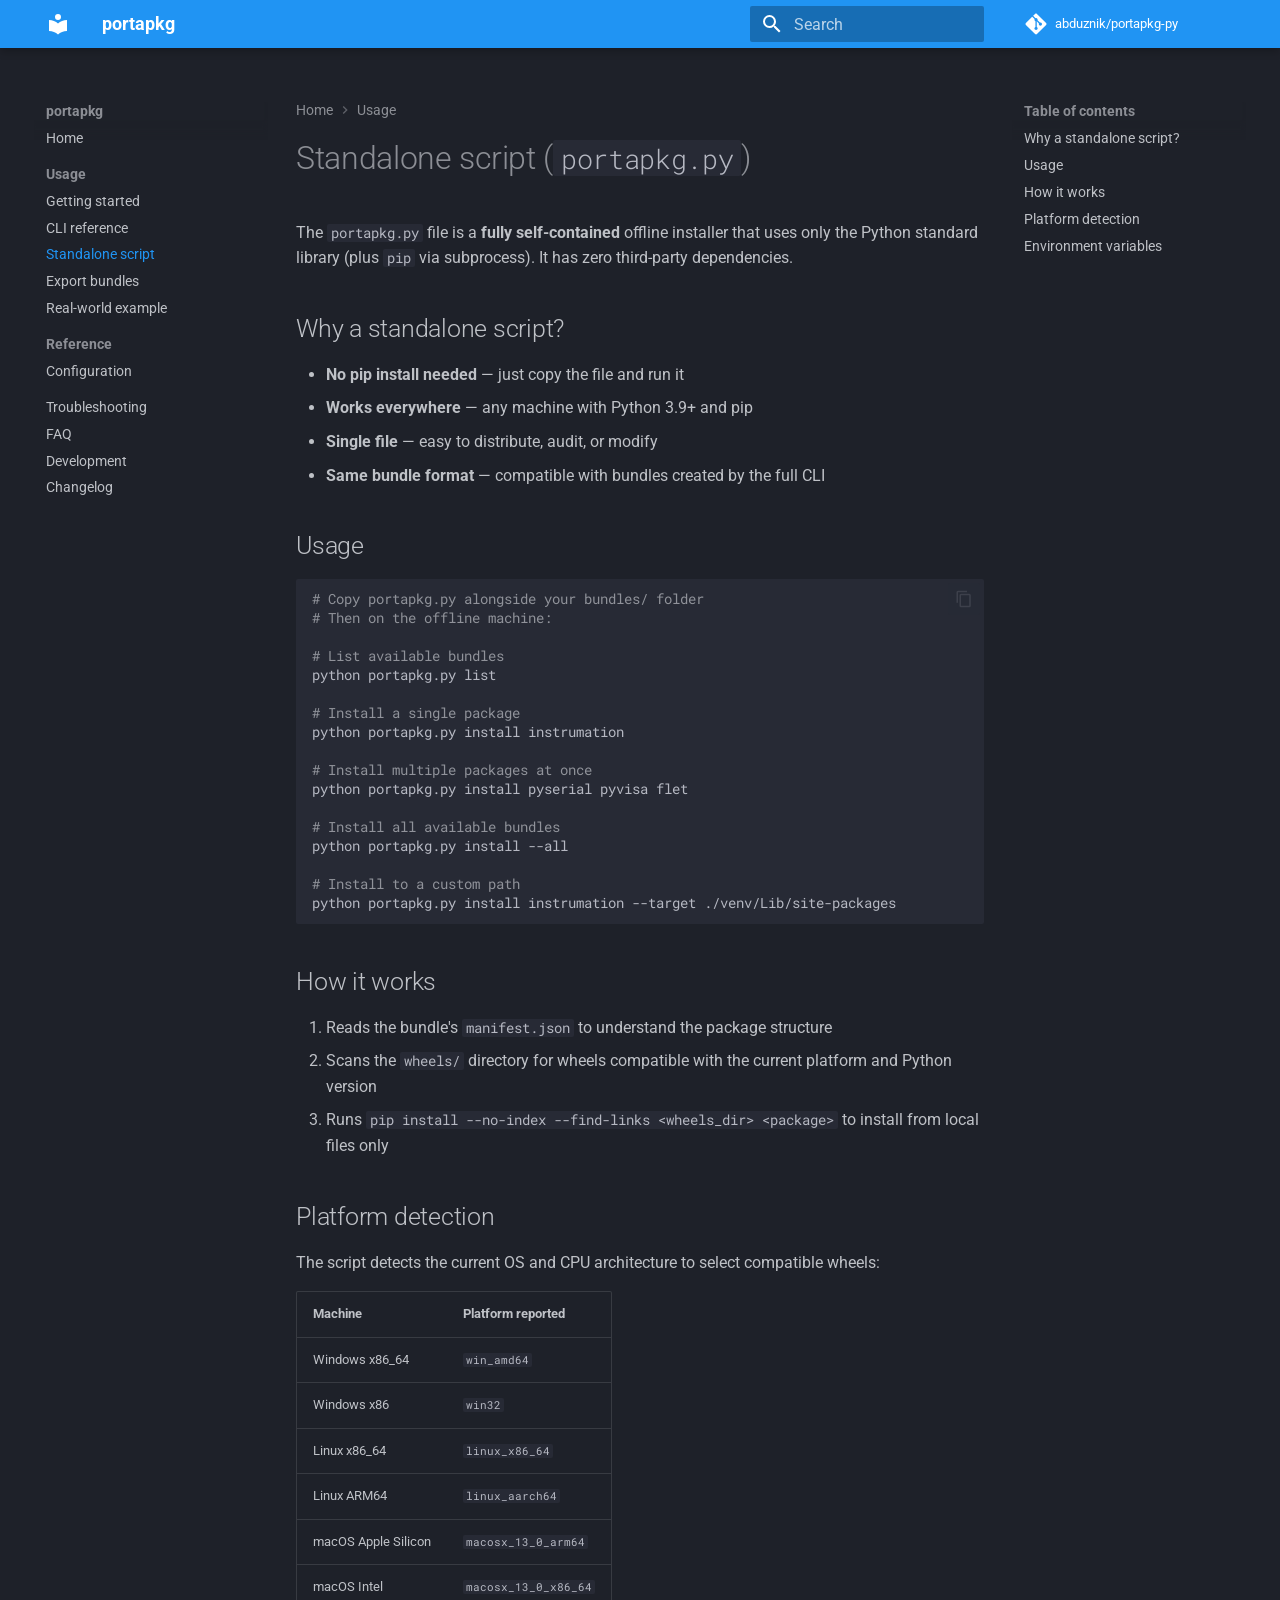
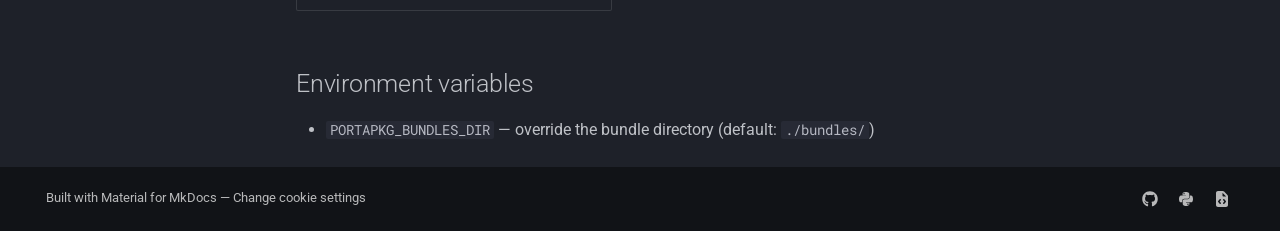
<file: site/standalone/index.html>
<!doctype html>
<html lang="en" class="no-js">
  <head>
    
      <meta charset="utf-8">
      <meta name="viewport" content="width=device-width,initial-scale=1">
      
        <meta name="description" content="Portable, offline-friendly Python package bundler and installer">
      
      
      
        <link rel="canonical" href="https://abduznik.github.io/portapkg-py/standalone/">
      
      
        <link rel="prev" href="../cli/">
      
      
        <link rel="next" href="../export/">
      
      
        
      
      
      <link rel="icon" href="../assets/images/favicon.png">
      <meta name="generator" content="mkdocs-1.6.1, mkdocs-material-9.7.6">
    
    
      
        <title>Standalone script - portapkg</title>
      
    
    
      <link rel="stylesheet" href="../assets/stylesheets/main.484c7ddc.min.css">
      
        
        <link rel="stylesheet" href="../assets/stylesheets/palette.ab4e12ef.min.css">
      
      


    
    
      
    
    
      
        
        
        <link rel="preconnect" href="https://fonts.gstatic.com" crossorigin>
        <link rel="stylesheet" href="https://fonts.googleapis.com/css?family=Roboto:300,300i,400,400i,700,700i%7CRoboto+Mono:400,400i,700,700i&display=fallback">
        <style>:root{--md-text-font:"Roboto";--md-code-font:"Roboto Mono"}</style>
      
    
    
    <script>__md_scope=new URL("..",location),__md_hash=e=>[...e].reduce(((e,_)=>(e<<5)-e+_.charCodeAt(0)),0),__md_get=(e,_=localStorage,t=__md_scope)=>JSON.parse(_.getItem(t.pathname+"."+e)),__md_set=(e,_,t=localStorage,a=__md_scope)=>{try{t.setItem(a.pathname+"."+e,JSON.stringify(_))}catch(e){}}</script>
    
      
  


  
  

<script id="__analytics">function __md_analytics(){function e(){dataLayer.push(arguments)}window.dataLayer=window.dataLayer||[],e("js",new Date),e("config",""),document.addEventListener("DOMContentLoaded",(function(){document.forms.search&&document.forms.search.query.addEventListener("blur",(function(){this.value&&e("event","search",{search_term:this.value})}));document$.subscribe((function(){var t=document.forms.feedback;if(void 0!==t)for(var a of t.querySelectorAll("[type=submit]"))a.addEventListener("click",(function(a){a.preventDefault();var n=document.location.pathname,d=this.getAttribute("data-md-value");e("event","feedback",{page:n,data:d}),t.firstElementChild.disabled=!0;var r=t.querySelector(".md-feedback__note [data-md-value='"+d+"']");r&&(r.hidden=!1)})),t.hidden=!1})),location$.subscribe((function(t){e("config","",{page_path:t.pathname})}))}));var t=document.createElement("script");t.async=!0,t.src="https://www.googletagmanager.com/gtag/js?id=",document.getElementById("__analytics").insertAdjacentElement("afterEnd",t)}</script>
  
    <script>"undefined"!=typeof __md_analytics&&__md_analytics()</script>
  

    
    
  </head>
  
  
    
    
    
    
    
    <body dir="ltr" data-md-color-scheme="slate" data-md-color-primary="blue" data-md-color-accent="light-blue">
  
    
    <input class="md-toggle" data-md-toggle="drawer" type="checkbox" id="__drawer" autocomplete="off">
    <input class="md-toggle" data-md-toggle="search" type="checkbox" id="__search" autocomplete="off">
    <label class="md-overlay" for="__drawer"></label>
    <div data-md-component="skip">
      
        
        <a href="#standalone-script-portapkgpy" class="md-skip">
          Skip to content
        </a>
      
    </div>
    <div data-md-component="announce">
      
    </div>
    
    
      

  

<header class="md-header md-header--shadow" data-md-component="header">
  <nav class="md-header__inner md-grid" aria-label="Header">
    <a href=".." title="portapkg" class="md-header__button md-logo" aria-label="portapkg" data-md-component="logo">
      
  
  <svg xmlns="http://www.w3.org/2000/svg" viewBox="0 0 24 24"><path d="M12 8a3 3 0 0 0 3-3 3 3 0 0 0-3-3 3 3 0 0 0-3 3 3 3 0 0 0 3 3m0 3.54C9.64 9.35 6.5 8 3 8v11c3.5 0 6.64 1.35 9 3.54 2.36-2.19 5.5-3.54 9-3.54V8c-3.5 0-6.64 1.35-9 3.54"/></svg>

    </a>
    <label class="md-header__button md-icon" for="__drawer">
      
      <svg xmlns="http://www.w3.org/2000/svg" viewBox="0 0 24 24"><path d="M3 6h18v2H3zm0 5h18v2H3zm0 5h18v2H3z"/></svg>
    </label>
    <div class="md-header__title" data-md-component="header-title">
      <div class="md-header__ellipsis">
        <div class="md-header__topic">
          <span class="md-ellipsis">
            portapkg
          </span>
        </div>
        <div class="md-header__topic" data-md-component="header-topic">
          <span class="md-ellipsis">
            
              Standalone script
            
          </span>
        </div>
      </div>
    </div>
    
      
    
    
    
    
      
      
        <label class="md-header__button md-icon" for="__search">
          
          <svg xmlns="http://www.w3.org/2000/svg" viewBox="0 0 24 24"><path d="M9.5 3A6.5 6.5 0 0 1 16 9.5c0 1.61-.59 3.09-1.56 4.23l.27.27h.79l5 5-1.5 1.5-5-5v-.79l-.27-.27A6.52 6.52 0 0 1 9.5 16 6.5 6.5 0 0 1 3 9.5 6.5 6.5 0 0 1 9.5 3m0 2C7 5 5 7 5 9.5S7 14 9.5 14 14 12 14 9.5 12 5 9.5 5"/></svg>
        </label>
        <div class="md-search" data-md-component="search" role="dialog">
  <label class="md-search__overlay" for="__search"></label>
  <div class="md-search__inner" role="search">
    <form class="md-search__form" name="search">
      <input type="text" class="md-search__input" name="query" aria-label="Search" placeholder="Search" autocapitalize="off" autocorrect="off" autocomplete="off" spellcheck="false" data-md-component="search-query" required>
      <label class="md-search__icon md-icon" for="__search">
        
        <svg xmlns="http://www.w3.org/2000/svg" viewBox="0 0 24 24"><path d="M9.5 3A6.5 6.5 0 0 1 16 9.5c0 1.61-.59 3.09-1.56 4.23l.27.27h.79l5 5-1.5 1.5-5-5v-.79l-.27-.27A6.52 6.52 0 0 1 9.5 16 6.5 6.5 0 0 1 3 9.5 6.5 6.5 0 0 1 9.5 3m0 2C7 5 5 7 5 9.5S7 14 9.5 14 14 12 14 9.5 12 5 9.5 5"/></svg>
        
        <svg xmlns="http://www.w3.org/2000/svg" viewBox="0 0 24 24"><path d="M20 11v2H8l5.5 5.5-1.42 1.42L4.16 12l7.92-7.92L13.5 5.5 8 11z"/></svg>
      </label>
      <nav class="md-search__options" aria-label="Search">
        
        <button type="reset" class="md-search__icon md-icon" title="Clear" aria-label="Clear" tabindex="-1">
          
          <svg xmlns="http://www.w3.org/2000/svg" viewBox="0 0 24 24"><path d="M19 6.41 17.59 5 12 10.59 6.41 5 5 6.41 10.59 12 5 17.59 6.41 19 12 13.41 17.59 19 19 17.59 13.41 12z"/></svg>
        </button>
      </nav>
      
        <div class="md-search__suggest" data-md-component="search-suggest"></div>
      
    </form>
    <div class="md-search__output">
      <div class="md-search__scrollwrap" tabindex="0" data-md-scrollfix>
        <div class="md-search-result" data-md-component="search-result">
          <div class="md-search-result__meta">
            Initializing search
          </div>
          <ol class="md-search-result__list" role="presentation"></ol>
        </div>
      </div>
    </div>
  </div>
</div>
      
    
    
      <div class="md-header__source">
        <a href="https://github.com/abduznik/portapkg-py" title="Go to repository" class="md-source" data-md-component="source">
  <div class="md-source__icon md-icon">
    
    <svg xmlns="http://www.w3.org/2000/svg" viewBox="0 0 448 512"><!--! Font Awesome Free 7.1.0 by @fontawesome - https://fontawesome.com License - https://fontawesome.com/license/free (Icons: CC BY 4.0, Fonts: SIL OFL 1.1, Code: MIT License) Copyright 2025 Fonticons, Inc.--><path d="M439.6 236.1 244 40.5c-5.4-5.5-12.8-8.5-20.4-8.5s-15 3-20.4 8.4L162.5 81l51.5 51.5c27.1-9.1 52.7 16.8 43.4 43.7l49.7 49.7c34.2-11.8 61.2 31 35.5 56.7-26.5 26.5-70.2-2.9-56-37.3L240.3 199v121.9c25.3 12.5 22.3 41.8 9.1 55-6.4 6.4-15.2 10.1-24.3 10.1s-17.8-3.6-24.3-10.1c-17.6-17.6-11.1-46.9 11.2-56v-123c-20.8-8.5-24.6-30.7-18.6-45L142.6 101 8.5 235.1C3 240.6 0 247.9 0 255.5s3 15 8.5 20.4l195.6 195.7c5.4 5.4 12.7 8.4 20.4 8.4s15-3 20.4-8.4l194.7-194.7c5.4-5.4 8.4-12.8 8.4-20.4s-3-15-8.4-20.4"/></svg>
  </div>
  <div class="md-source__repository">
    abduznik/portapkg-py
  </div>
</a>
      </div>
    
  </nav>
  
</header>
    
    <div class="md-container" data-md-component="container">
      
      
        
          
        
      
      <main class="md-main" data-md-component="main">
        <div class="md-main__inner md-grid">
          
            
              
              <div class="md-sidebar md-sidebar--primary" data-md-component="sidebar" data-md-type="navigation" >
                <div class="md-sidebar__scrollwrap">
                  <div class="md-sidebar__inner">
                    



<nav class="md-nav md-nav--primary" aria-label="Navigation" data-md-level="0">
  <label class="md-nav__title" for="__drawer">
    <a href=".." title="portapkg" class="md-nav__button md-logo" aria-label="portapkg" data-md-component="logo">
      
  
  <svg xmlns="http://www.w3.org/2000/svg" viewBox="0 0 24 24"><path d="M12 8a3 3 0 0 0 3-3 3 3 0 0 0-3-3 3 3 0 0 0-3 3 3 3 0 0 0 3 3m0 3.54C9.64 9.35 6.5 8 3 8v11c3.5 0 6.64 1.35 9 3.54 2.36-2.19 5.5-3.54 9-3.54V8c-3.5 0-6.64 1.35-9 3.54"/></svg>

    </a>
    portapkg
  </label>
  
    <div class="md-nav__source">
      <a href="https://github.com/abduznik/portapkg-py" title="Go to repository" class="md-source" data-md-component="source">
  <div class="md-source__icon md-icon">
    
    <svg xmlns="http://www.w3.org/2000/svg" viewBox="0 0 448 512"><!--! Font Awesome Free 7.1.0 by @fontawesome - https://fontawesome.com License - https://fontawesome.com/license/free (Icons: CC BY 4.0, Fonts: SIL OFL 1.1, Code: MIT License) Copyright 2025 Fonticons, Inc.--><path d="M439.6 236.1 244 40.5c-5.4-5.5-12.8-8.5-20.4-8.5s-15 3-20.4 8.4L162.5 81l51.5 51.5c27.1-9.1 52.7 16.8 43.4 43.7l49.7 49.7c34.2-11.8 61.2 31 35.5 56.7-26.5 26.5-70.2-2.9-56-37.3L240.3 199v121.9c25.3 12.5 22.3 41.8 9.1 55-6.4 6.4-15.2 10.1-24.3 10.1s-17.8-3.6-24.3-10.1c-17.6-17.6-11.1-46.9 11.2-56v-123c-20.8-8.5-24.6-30.7-18.6-45L142.6 101 8.5 235.1C3 240.6 0 247.9 0 255.5s3 15 8.5 20.4l195.6 195.7c5.4 5.4 12.7 8.4 20.4 8.4s15-3 20.4-8.4l194.7-194.7c5.4-5.4 8.4-12.8 8.4-20.4s-3-15-8.4-20.4"/></svg>
  </div>
  <div class="md-source__repository">
    abduznik/portapkg-py
  </div>
</a>
    </div>
  
  <ul class="md-nav__list" data-md-scrollfix>
    
      
      
  
  
  
  
    <li class="md-nav__item">
      <a href=".." class="md-nav__link">
        
  
  
  <span class="md-ellipsis">
    
  
    Home
  

    
  </span>
  
  

      </a>
    </li>
  

    
      
      
  
  
    
  
  
  
    
    
      
        
      
        
      
        
      
        
      
        
      
    
    
    
      
        
        
      
    
    
    <li class="md-nav__item md-nav__item--active md-nav__item--section md-nav__item--nested">
      
        
        
        <input class="md-nav__toggle md-toggle " type="checkbox" id="__nav_2" checked>
        
          
          <label class="md-nav__link" for="__nav_2" id="__nav_2_label" tabindex="">
            
  
  
  <span class="md-ellipsis">
    
  
    Usage
  

    
  </span>
  
  

            <span class="md-nav__icon md-icon"></span>
          </label>
        
        <nav class="md-nav" data-md-level="1" aria-labelledby="__nav_2_label" aria-expanded="true">
          <label class="md-nav__title" for="__nav_2">
            <span class="md-nav__icon md-icon"></span>
            
  
    Usage
  

          </label>
          <ul class="md-nav__list" data-md-scrollfix>
            
              
                
  
  
  
  
    <li class="md-nav__item">
      <a href="../usage/" class="md-nav__link">
        
  
  
  <span class="md-ellipsis">
    
  
    Getting started
  

    
  </span>
  
  

      </a>
    </li>
  

              
            
              
                
  
  
  
  
    <li class="md-nav__item">
      <a href="../cli/" class="md-nav__link">
        
  
  
  <span class="md-ellipsis">
    
  
    CLI reference
  

    
  </span>
  
  

      </a>
    </li>
  

              
            
              
                
  
  
    
  
  
  
    <li class="md-nav__item md-nav__item--active">
      
      <input class="md-nav__toggle md-toggle" type="checkbox" id="__toc">
      
      
        
      
      
        <label class="md-nav__link md-nav__link--active" for="__toc">
          
  
  
  <span class="md-ellipsis">
    
  
    Standalone script
  

    
  </span>
  
  

          <span class="md-nav__icon md-icon"></span>
        </label>
      
      <a href="./" class="md-nav__link md-nav__link--active">
        
  
  
  <span class="md-ellipsis">
    
  
    Standalone script
  

    
  </span>
  
  

      </a>
      
        

<nav class="md-nav md-nav--secondary" aria-label="Table of contents">
  
  
  
    
  
  
    <label class="md-nav__title" for="__toc">
      <span class="md-nav__icon md-icon"></span>
      Table of contents
    </label>
    <ul class="md-nav__list" data-md-component="toc" data-md-scrollfix>
      
        <li class="md-nav__item">
  <a href="#why-a-standalone-script" class="md-nav__link">
    <span class="md-ellipsis">
      
        Why a standalone script?
      
    </span>
  </a>
  
</li>
      
        <li class="md-nav__item">
  <a href="#usage" class="md-nav__link">
    <span class="md-ellipsis">
      
        Usage
      
    </span>
  </a>
  
</li>
      
        <li class="md-nav__item">
  <a href="#how-it-works" class="md-nav__link">
    <span class="md-ellipsis">
      
        How it works
      
    </span>
  </a>
  
</li>
      
        <li class="md-nav__item">
  <a href="#platform-detection" class="md-nav__link">
    <span class="md-ellipsis">
      
        Platform detection
      
    </span>
  </a>
  
</li>
      
        <li class="md-nav__item">
  <a href="#environment-variables" class="md-nav__link">
    <span class="md-ellipsis">
      
        Environment variables
      
    </span>
  </a>
  
</li>
      
    </ul>
  
</nav>
      
    </li>
  

              
            
              
                
  
  
  
  
    <li class="md-nav__item">
      <a href="../export/" class="md-nav__link">
        
  
  
  <span class="md-ellipsis">
    
  
    Export bundles
  

    
  </span>
  
  

      </a>
    </li>
  

              
            
              
                
  
  
  
  
    <li class="md-nav__item">
      <a href="../realworld/" class="md-nav__link">
        
  
  
  <span class="md-ellipsis">
    
  
    Real-world example
  

    
  </span>
  
  

      </a>
    </li>
  

              
            
          </ul>
        </nav>
      
    </li>
  

    
      
      
  
  
  
  
    
    
      
        
      
    
    
    
      
        
        
      
    
    
    <li class="md-nav__item md-nav__item--section md-nav__item--nested">
      
        
        
        <input class="md-nav__toggle md-toggle " type="checkbox" id="__nav_3" >
        
          
          <label class="md-nav__link" for="__nav_3" id="__nav_3_label" tabindex="">
            
  
  
  <span class="md-ellipsis">
    
  
    Reference
  

    
  </span>
  
  

            <span class="md-nav__icon md-icon"></span>
          </label>
        
        <nav class="md-nav" data-md-level="1" aria-labelledby="__nav_3_label" aria-expanded="false">
          <label class="md-nav__title" for="__nav_3">
            <span class="md-nav__icon md-icon"></span>
            
  
    Reference
  

          </label>
          <ul class="md-nav__list" data-md-scrollfix>
            
              
                
  
  
  
  
    <li class="md-nav__item">
      <a href="../configuration/" class="md-nav__link">
        
  
  
  <span class="md-ellipsis">
    
  
    Configuration
  

    
  </span>
  
  

      </a>
    </li>
  

              
            
          </ul>
        </nav>
      
    </li>
  

    
      
      
  
  
  
  
    <li class="md-nav__item">
      <a href="../troubleshooting/" class="md-nav__link">
        
  
  
  <span class="md-ellipsis">
    
  
    Troubleshooting
  

    
  </span>
  
  

      </a>
    </li>
  

    
      
      
  
  
  
  
    <li class="md-nav__item">
      <a href="../faq/" class="md-nav__link">
        
  
  
  <span class="md-ellipsis">
    
  
    FAQ
  

    
  </span>
  
  

      </a>
    </li>
  

    
      
      
  
  
  
  
    <li class="md-nav__item">
      <a href="../development/" class="md-nav__link">
        
  
  
  <span class="md-ellipsis">
    
  
    Development
  

    
  </span>
  
  

      </a>
    </li>
  

    
      
      
  
  
  
  
    <li class="md-nav__item">
      <a href="../changelog/" class="md-nav__link">
        
  
  
  <span class="md-ellipsis">
    
  
    Changelog
  

    
  </span>
  
  

      </a>
    </li>
  

    
  </ul>
</nav>
                  </div>
                </div>
              </div>
            
            
              
              <div class="md-sidebar md-sidebar--secondary" data-md-component="sidebar" data-md-type="toc" >
                <div class="md-sidebar__scrollwrap">
                  <div class="md-sidebar__inner">
                    

<nav class="md-nav md-nav--secondary" aria-label="Table of contents">
  
  
  
    
  
  
    <label class="md-nav__title" for="__toc">
      <span class="md-nav__icon md-icon"></span>
      Table of contents
    </label>
    <ul class="md-nav__list" data-md-component="toc" data-md-scrollfix>
      
        <li class="md-nav__item">
  <a href="#why-a-standalone-script" class="md-nav__link">
    <span class="md-ellipsis">
      
        Why a standalone script?
      
    </span>
  </a>
  
</li>
      
        <li class="md-nav__item">
  <a href="#usage" class="md-nav__link">
    <span class="md-ellipsis">
      
        Usage
      
    </span>
  </a>
  
</li>
      
        <li class="md-nav__item">
  <a href="#how-it-works" class="md-nav__link">
    <span class="md-ellipsis">
      
        How it works
      
    </span>
  </a>
  
</li>
      
        <li class="md-nav__item">
  <a href="#platform-detection" class="md-nav__link">
    <span class="md-ellipsis">
      
        Platform detection
      
    </span>
  </a>
  
</li>
      
        <li class="md-nav__item">
  <a href="#environment-variables" class="md-nav__link">
    <span class="md-ellipsis">
      
        Environment variables
      
    </span>
  </a>
  
</li>
      
    </ul>
  
</nav>
                  </div>
                </div>
              </div>
            
          
          
            <div class="md-content" data-md-component="content">
              
                



  


  <nav class="md-path" aria-label="Navigation" >
    <ol class="md-path__list">
      
        
  
  
    <li class="md-path__item">
      <a href=".." class="md-path__link">
        
  <span class="md-ellipsis">
    Home
  </span>

      </a>
    </li>
  

      
      
        
  
  
    
    
      <li class="md-path__item">
        <a href="../usage/" class="md-path__link">
          
  <span class="md-ellipsis">
    Usage
  </span>

        </a>
      </li>
    
  

      
    </ol>
  </nav>

              
              <article class="md-content__inner md-typeset">
                
                  


  
  


<h1 id="standalone-script-portapkgpy">Standalone script (<code>portapkg.py</code>)<a class="headerlink" href="#standalone-script-portapkgpy" title="Permanent link">&para;</a></h1>
<p>The <code>portapkg.py</code> file is a <strong>fully self-contained</strong> offline installer that
uses only the Python standard library (plus <code>pip</code> via subprocess). It has
zero third-party dependencies.</p>
<h2 id="why-a-standalone-script">Why a standalone script?<a class="headerlink" href="#why-a-standalone-script" title="Permanent link">&para;</a></h2>
<ul>
<li><strong>No pip install needed</strong> — just copy the file and run it</li>
<li><strong>Works everywhere</strong> — any machine with Python 3.9+ and pip</li>
<li><strong>Single file</strong> — easy to distribute, audit, or modify</li>
<li><strong>Same bundle format</strong> — compatible with bundles created by the full CLI</li>
</ul>
<h2 id="usage">Usage<a class="headerlink" href="#usage" title="Permanent link">&para;</a></h2>
<div class="highlight"><pre><span></span><code><a id="__codelineno-0-1" name="__codelineno-0-1" href="#__codelineno-0-1"></a><span class="c1"># Copy portapkg.py alongside your bundles/ folder</span>
<a id="__codelineno-0-2" name="__codelineno-0-2" href="#__codelineno-0-2"></a><span class="c1"># Then on the offline machine:</span>
<a id="__codelineno-0-3" name="__codelineno-0-3" href="#__codelineno-0-3"></a>
<a id="__codelineno-0-4" name="__codelineno-0-4" href="#__codelineno-0-4"></a><span class="c1"># List available bundles</span>
<a id="__codelineno-0-5" name="__codelineno-0-5" href="#__codelineno-0-5"></a>python<span class="w"> </span>portapkg.py<span class="w"> </span>list
<a id="__codelineno-0-6" name="__codelineno-0-6" href="#__codelineno-0-6"></a>
<a id="__codelineno-0-7" name="__codelineno-0-7" href="#__codelineno-0-7"></a><span class="c1"># Install a single package</span>
<a id="__codelineno-0-8" name="__codelineno-0-8" href="#__codelineno-0-8"></a>python<span class="w"> </span>portapkg.py<span class="w"> </span>install<span class="w"> </span>instrumation
<a id="__codelineno-0-9" name="__codelineno-0-9" href="#__codelineno-0-9"></a>
<a id="__codelineno-0-10" name="__codelineno-0-10" href="#__codelineno-0-10"></a><span class="c1"># Install multiple packages at once</span>
<a id="__codelineno-0-11" name="__codelineno-0-11" href="#__codelineno-0-11"></a>python<span class="w"> </span>portapkg.py<span class="w"> </span>install<span class="w"> </span>pyserial<span class="w"> </span>pyvisa<span class="w"> </span>flet
<a id="__codelineno-0-12" name="__codelineno-0-12" href="#__codelineno-0-12"></a>
<a id="__codelineno-0-13" name="__codelineno-0-13" href="#__codelineno-0-13"></a><span class="c1"># Install all available bundles</span>
<a id="__codelineno-0-14" name="__codelineno-0-14" href="#__codelineno-0-14"></a>python<span class="w"> </span>portapkg.py<span class="w"> </span>install<span class="w"> </span>--all
<a id="__codelineno-0-15" name="__codelineno-0-15" href="#__codelineno-0-15"></a>
<a id="__codelineno-0-16" name="__codelineno-0-16" href="#__codelineno-0-16"></a><span class="c1"># Install to a custom path</span>
<a id="__codelineno-0-17" name="__codelineno-0-17" href="#__codelineno-0-17"></a>python<span class="w"> </span>portapkg.py<span class="w"> </span>install<span class="w"> </span>instrumation<span class="w"> </span>--target<span class="w"> </span>./venv/Lib/site-packages
</code></pre></div>
<h2 id="how-it-works">How it works<a class="headerlink" href="#how-it-works" title="Permanent link">&para;</a></h2>
<ol>
<li>Reads the bundle's <code>manifest.json</code> to understand the package structure</li>
<li>Scans the <code>wheels/</code> directory for wheels compatible with the current
   platform and Python version</li>
<li>Runs <code>pip install --no-index --find-links &lt;wheels_dir&gt; &lt;package&gt;</code>
   to install from local files only</li>
</ol>
<h2 id="platform-detection">Platform detection<a class="headerlink" href="#platform-detection" title="Permanent link">&para;</a></h2>
<p>The script detects the current OS and CPU architecture to select
compatible wheels:</p>
<table>
<thead>
<tr>
<th>Machine</th>
<th>Platform reported</th>
</tr>
</thead>
<tbody>
<tr>
<td>Windows x86_64</td>
<td><code>win_amd64</code></td>
</tr>
<tr>
<td>Windows x86</td>
<td><code>win32</code></td>
</tr>
<tr>
<td>Linux x86_64</td>
<td><code>linux_x86_64</code></td>
</tr>
<tr>
<td>Linux ARM64</td>
<td><code>linux_aarch64</code></td>
</tr>
<tr>
<td>macOS Apple Silicon</td>
<td><code>macosx_13_0_arm64</code></td>
</tr>
<tr>
<td>macOS Intel</td>
<td><code>macosx_13_0_x86_64</code></td>
</tr>
</tbody>
</table>
<h2 id="environment-variables">Environment variables<a class="headerlink" href="#environment-variables" title="Permanent link">&para;</a></h2>
<ul>
<li><code>PORTAPKG_BUNDLES_DIR</code> — override the bundle directory (default: <code>./bundles/</code>)</li>
</ul>









  




                
              </article>
            </div>
          
          
  <script>var tabs=__md_get("__tabs");if(Array.isArray(tabs))e:for(var set of document.querySelectorAll(".tabbed-set")){var labels=set.querySelector(".tabbed-labels");for(var tab of tabs)for(var label of labels.getElementsByTagName("label"))if(label.innerText.trim()===tab){var input=document.getElementById(label.htmlFor);input.checked=!0;continue e}}</script>

<script>var target=document.getElementById(location.hash.slice(1));target&&target.name&&(target.checked=target.name.startsWith("__tabbed_"))</script>
        </div>
        
          <button type="button" class="md-top md-icon" data-md-component="top" hidden>
  
  <svg xmlns="http://www.w3.org/2000/svg" viewBox="0 0 24 24"><path d="M13 20h-2V8l-5.5 5.5-1.42-1.42L12 4.16l7.92 7.92-1.42 1.42L13 8z"/></svg>
  Back to top
</button>
        
      </main>
      
        <footer class="md-footer">
  
  <div class="md-footer-meta md-typeset">
    <div class="md-footer-meta__inner md-grid">
      <div class="md-copyright">
  
    <div class="md-copyright__highlight">
      Built with <a href="https://squidfunk.github.io/mkdocs-material/" target="_blank">Material for MkDocs</a> &mdash;
<a href="#__consent">Change cookie settings</a>

    </div>
  
  
</div>
      
        
<div class="md-social">
  
    
    
    
    
      
      
    
    <a href="https://github.com/abduznik/portapkg-py" target="_blank" rel="noopener" title="github.com" class="md-social__link">
      <svg xmlns="http://www.w3.org/2000/svg" viewBox="0 0 512 512"><!--! Font Awesome Free 7.1.0 by @fontawesome - https://fontawesome.com License - https://fontawesome.com/license/free (Icons: CC BY 4.0, Fonts: SIL OFL 1.1, Code: MIT License) Copyright 2025 Fonticons, Inc.--><path d="M173.9 397.4c0 2-2.3 3.6-5.2 3.6-3.3.3-5.6-1.3-5.6-3.6 0-2 2.3-3.6 5.2-3.6 3-.3 5.6 1.3 5.6 3.6m-31.1-4.5c-.7 2 1.3 4.3 4.3 4.9 2.6 1 5.6 0 6.2-2s-1.3-4.3-4.3-5.2c-2.6-.7-5.5.3-6.2 2.3m44.2-1.7c-2.9.7-4.9 2.6-4.6 4.9.3 2 2.9 3.3 5.9 2.6 2.9-.7 4.9-2.6 4.6-4.6-.3-1.9-3-3.2-5.9-2.9M252.8 8C114.1 8 8 113.3 8 252c0 110.9 69.8 205.8 169.5 239.2 12.8 2.3 17.3-5.6 17.3-12.1 0-6.2-.3-40.4-.3-61.4 0 0-70 15-84.7-29.8 0 0-11.4-29.1-27.8-36.6 0 0-22.9-15.7 1.6-15.4 0 0 24.9 2 38.6 25.8 21.9 38.6 58.6 27.5 72.9 20.9 2.3-16 8.8-27.1 16-33.7-55.9-6.2-112.3-14.3-112.3-110.5 0-27.5 7.6-41.3 23.6-58.9-2.6-6.5-11.1-33.3 2.6-67.9 20.9-6.5 69 27 69 27 20-5.6 41.5-8.5 62.8-8.5s42.8 2.9 62.8 8.5c0 0 48.1-33.6 69-27 13.7 34.7 5.2 61.4 2.6 67.9 16 17.7 25.8 31.5 25.8 58.9 0 96.5-58.9 104.2-114.8 110.5 9.2 7.9 17 22.9 17 46.4 0 33.7-.3 75.4-.3 83.6 0 6.5 4.6 14.4 17.3 12.1C436.2 457.8 504 362.9 504 252 504 113.3 391.5 8 252.8 8M105.2 352.9c-1.3 1-1 3.3.7 5.2 1.6 1.6 3.9 2.3 5.2 1 1.3-1 1-3.3-.7-5.2-1.6-1.6-3.9-2.3-5.2-1m-10.8-8.1c-.7 1.3.3 2.9 2.3 3.9 1.6 1 3.6.7 4.3-.7.7-1.3-.3-2.9-2.3-3.9-2-.6-3.6-.3-4.3.7m32.4 35.6c-1.6 1.3-1 4.3 1.3 6.2 2.3 2.3 5.2 2.6 6.5 1 1.3-1.3.7-4.3-1.3-6.2-2.2-2.3-5.2-2.6-6.5-1m-11.4-14.7c-1.6 1-1.6 3.6 0 5.9s4.3 3.3 5.6 2.3c1.6-1.3 1.6-3.9 0-6.2-1.4-2.3-4-3.3-5.6-2"/></svg>
    </a>
  
    
    
    
    
      
      
    
    <a href="https://pypi.org/project/portapkg/" target="_blank" rel="noopener" title="pypi.org" class="md-social__link">
      <svg xmlns="http://www.w3.org/2000/svg" viewBox="0 0 448 512"><!--! Font Awesome Free 7.1.0 by @fontawesome - https://fontawesome.com License - https://fontawesome.com/license/free (Icons: CC BY 4.0, Fonts: SIL OFL 1.1, Code: MIT License) Copyright 2025 Fonticons, Inc.--><path d="M439.8 200.5c-7.7-30.9-22.3-54.2-53.4-54.2h-40.1v47.4c0 36.8-31.2 67.8-66.8 67.8H172.7c-29.2 0-53.4 25-53.4 54.3v101.8c0 29 25.2 46 53.4 54.3 33.8 9.9 66.3 11.7 106.8 0 26.9-7.8 53.4-23.5 53.4-54.3v-40.7H226.2v-13.6h160.2c31.1 0 42.6-21.7 53.4-54.2 11.2-33.5 10.7-65.7 0-108.6M286.2 444.7a20.4 20.4 0 1 1 0-40.7 20.4 20.4 0 1 1 0 40.7M167.8 248.1h106.8c29.7 0 53.4-24.5 53.4-54.3V91.9c0-29-24.4-50.7-53.4-55.6-35.8-5.9-74.7-5.6-106.8.1-45.2 8-53.4 24.7-53.4 55.6v40.7h106.9v13.6h-147c-31.1 0-58.3 18.7-66.8 54.2-9.8 40.7-10.2 66.1 0 108.6 7.6 31.6 25.7 54.2 56.8 54.2H101v-48.8c0-35.3 30.5-66.4 66.8-66.4m-6.6-183.4a20.4 20.4 0 1 1 0 40.8 20.4 20.4 0 1 1 0-40.8"/></svg>
    </a>
  
    
    
    
    
      
      
    
    <a href="https://github.com/abduznik/portapkg-py/blob/main/portapkg.py" target="_blank" rel="noopener" title="github.com" class="md-social__link">
      <svg xmlns="http://www.w3.org/2000/svg" viewBox="0 0 384 512"><!--! Font Awesome Free 7.1.0 by @fontawesome - https://fontawesome.com License - https://fontawesome.com/license/free (Icons: CC BY 4.0, Fonts: SIL OFL 1.1, Code: MIT License) Copyright 2025 Fonticons, Inc.--><path d="M0 64C0 28.7 28.7 0 64 0h149.5c17 0 33.3 6.7 45.3 18.7l106.5 106.6c12 12 18.7 28.3 18.7 45.3V448c0 35.3-28.7 64-64 64H64c-35.3 0-64-28.7-64-64zm208-5.5V152c0 13.3 10.7 24 24 24h93.5zm-53.8 237.1c8.6-10.1 7.5-25.2-2.6-33.8s-25.2-7.5-33.8 2.6l-48 56c-7.7 9-7.7 22.2 0 31.2l48 56c8.6 10.1 23.8 11.2 33.8 2.6s11.2-23.8 2.6-33.8L119.6 336zm112-31.2c-8.6-10.1-23.8-11.2-33.8-2.6s-11.2 23.8-2.6 33.8l34.6 40.4-34.6 40.4c-8.6 10.1-7.5 25.2 2.6 33.8s25.2 7.5 33.8-2.6l48-56c7.7-9 7.7-22.2 0-31.2z"/></svg>
    </a>
  
</div>
      
    </div>
  </div>
</footer>
      
    </div>
    <div class="md-dialog" data-md-component="dialog">
      <div class="md-dialog__inner md-typeset"></div>
    </div>
    
    
    
      
      
      <script id="__config" type="application/json">{"annotate": null, "base": "..", "features": ["navigation.instant", "navigation.tracking", "navigation.sections", "navigation.path", "navigation.indexes", "navigation.top", "content.code.copy", "content.code.annotate", "content.tabs.link", "search.suggest", "search.highlight", "header.autohide", "announce.dismiss"], "search": "../assets/javascripts/workers/search.2c215733.min.js", "tags": null, "translations": {"clipboard.copied": "Copied to clipboard", "clipboard.copy": "Copy to clipboard", "search.result.more.one": "1 more on this page", "search.result.more.other": "# more on this page", "search.result.none": "No matching documents", "search.result.one": "1 matching document", "search.result.other": "# matching documents", "search.result.placeholder": "Type to start searching", "search.result.term.missing": "Missing", "select.version": "Select version"}, "version": null}</script>
    
    
      <script src="../assets/javascripts/bundle.79ae519e.min.js"></script>
      
    
  </body>
</html>
</file>
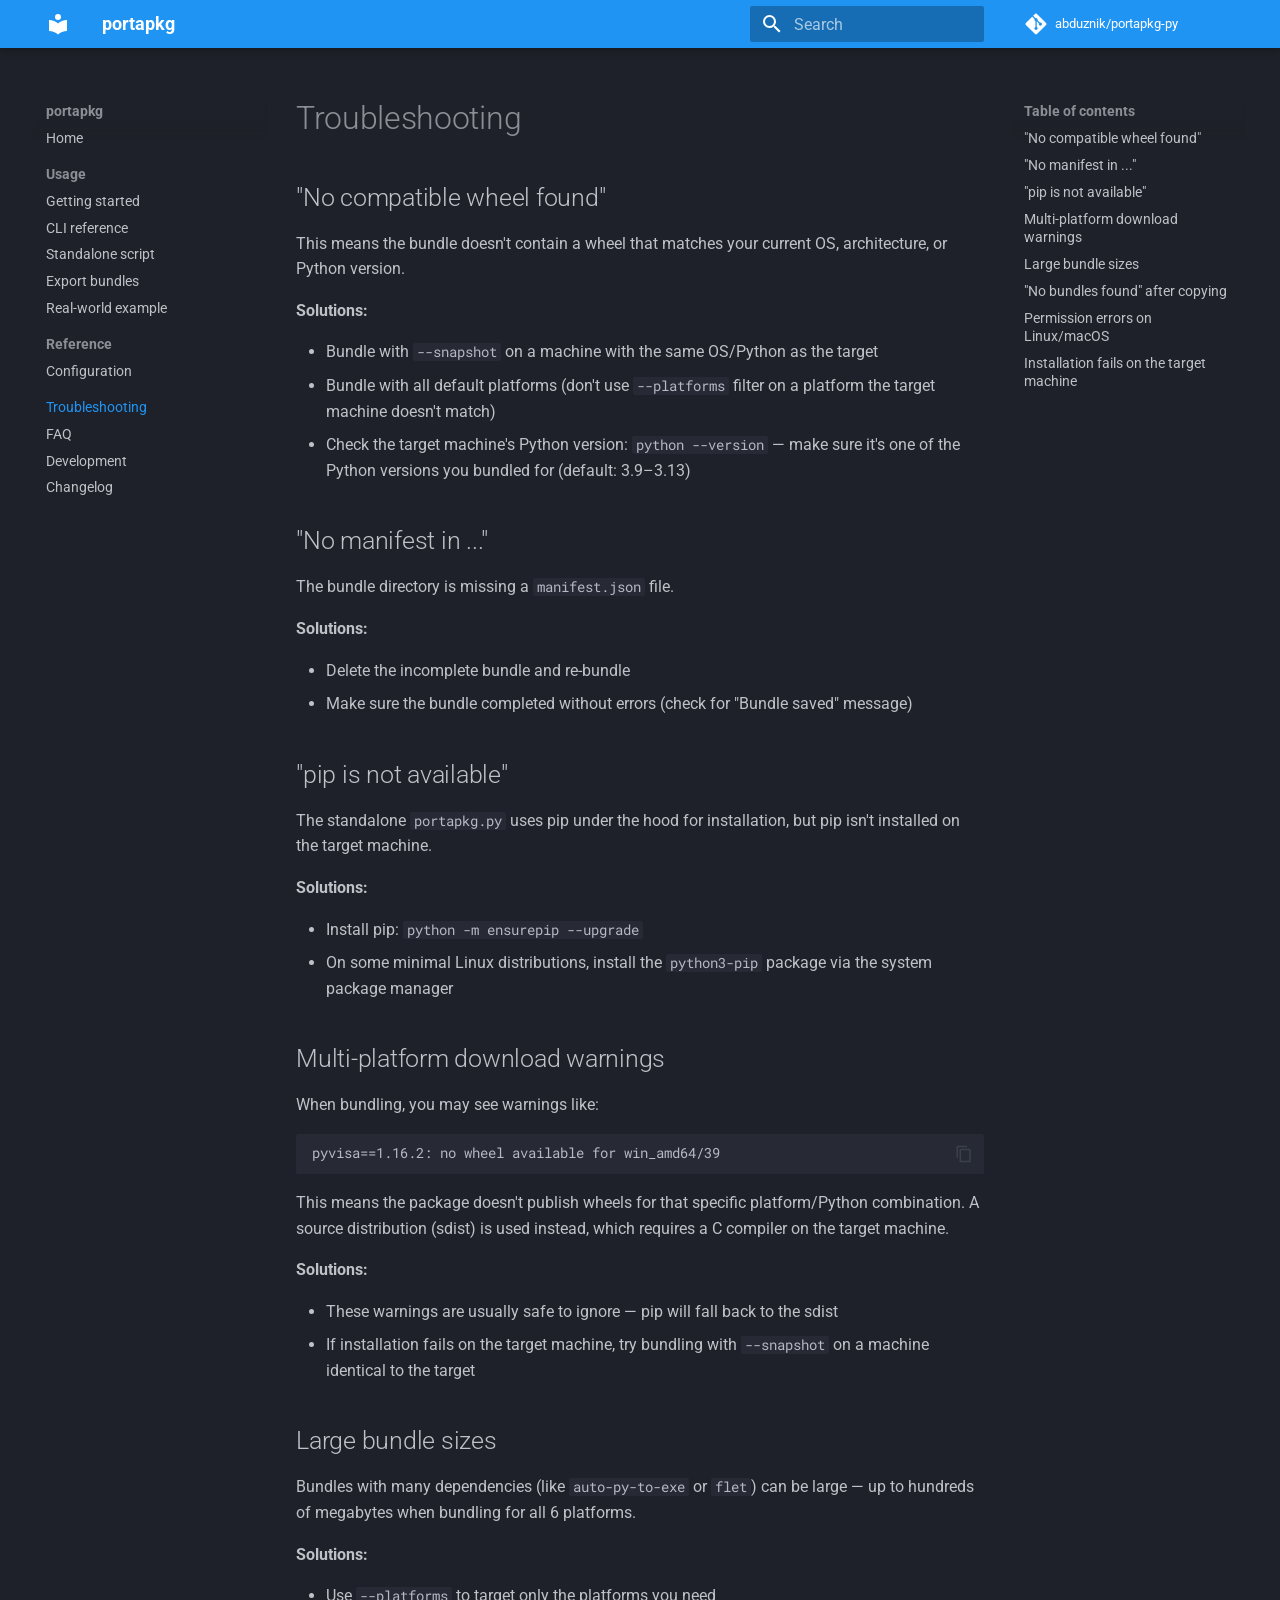
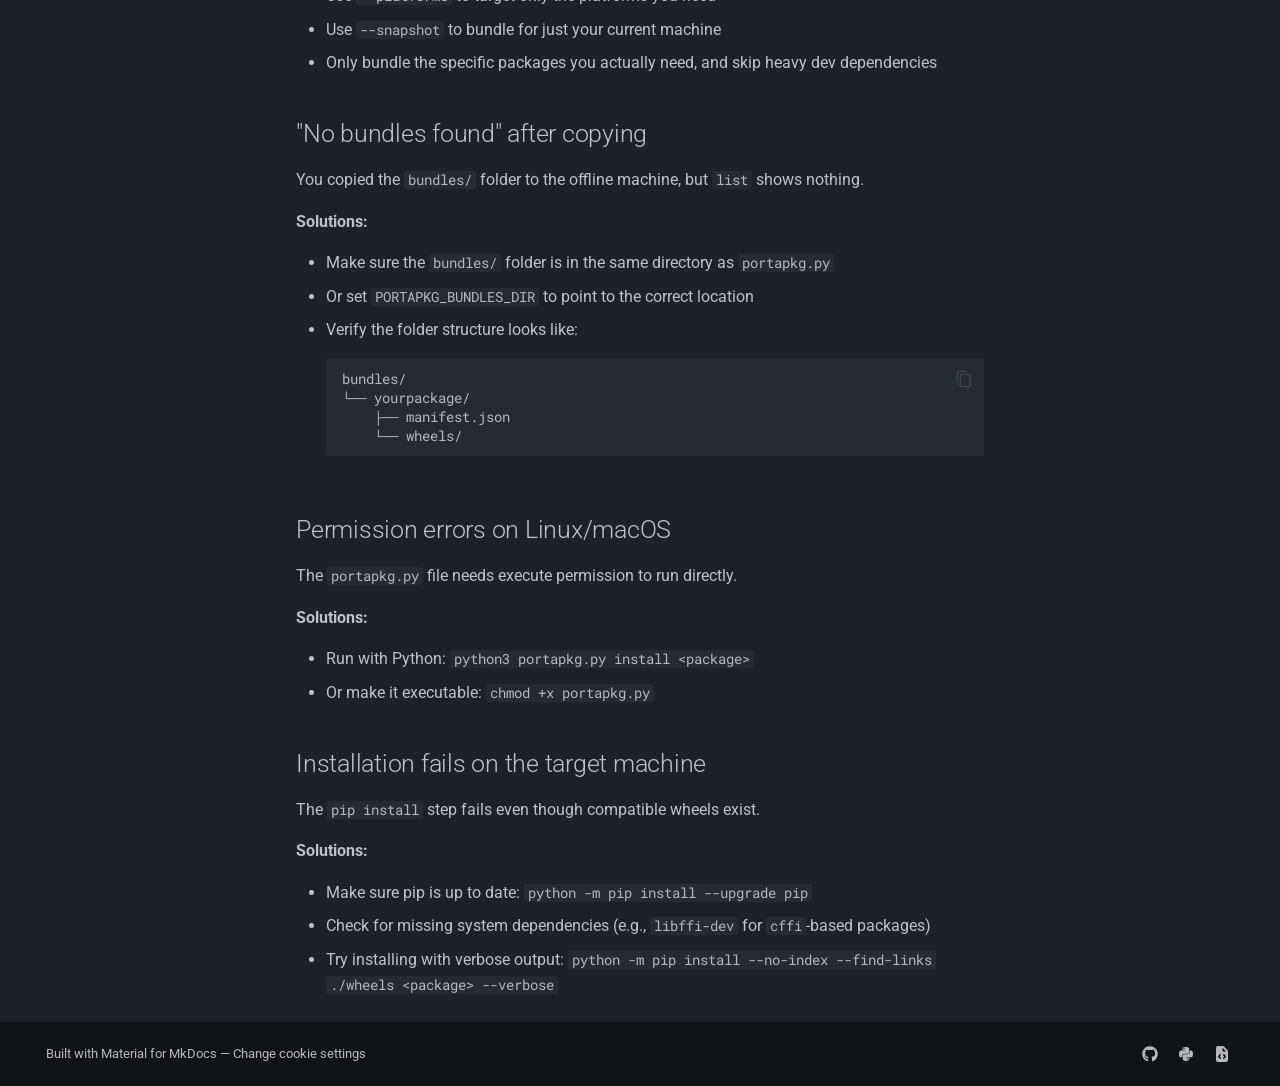
<file: site/troubleshooting/index.html>
<!doctype html>
<html lang="en" class="no-js">
  <head>
    
      <meta charset="utf-8">
      <meta name="viewport" content="width=device-width,initial-scale=1">
      
        <meta name="description" content="Portable, offline-friendly Python package bundler and installer">
      
      
      
        <link rel="canonical" href="https://abduznik.github.io/portapkg-py/troubleshooting/">
      
      
        <link rel="prev" href="../configuration/">
      
      
        <link rel="next" href="../faq/">
      
      
        
      
      
      <link rel="icon" href="../assets/images/favicon.png">
      <meta name="generator" content="mkdocs-1.6.1, mkdocs-material-9.7.6">
    
    
      
        <title>Troubleshooting - portapkg</title>
      
    
    
      <link rel="stylesheet" href="../assets/stylesheets/main.484c7ddc.min.css">
      
        
        <link rel="stylesheet" href="../assets/stylesheets/palette.ab4e12ef.min.css">
      
      


    
    
      
    
    
      
        
        
        <link rel="preconnect" href="https://fonts.gstatic.com" crossorigin>
        <link rel="stylesheet" href="https://fonts.googleapis.com/css?family=Roboto:300,300i,400,400i,700,700i%7CRoboto+Mono:400,400i,700,700i&display=fallback">
        <style>:root{--md-text-font:"Roboto";--md-code-font:"Roboto Mono"}</style>
      
    
    
    <script>__md_scope=new URL("..",location),__md_hash=e=>[...e].reduce(((e,_)=>(e<<5)-e+_.charCodeAt(0)),0),__md_get=(e,_=localStorage,t=__md_scope)=>JSON.parse(_.getItem(t.pathname+"."+e)),__md_set=(e,_,t=localStorage,a=__md_scope)=>{try{t.setItem(a.pathname+"."+e,JSON.stringify(_))}catch(e){}}</script>
    
      
  


  
  

<script id="__analytics">function __md_analytics(){function e(){dataLayer.push(arguments)}window.dataLayer=window.dataLayer||[],e("js",new Date),e("config",""),document.addEventListener("DOMContentLoaded",(function(){document.forms.search&&document.forms.search.query.addEventListener("blur",(function(){this.value&&e("event","search",{search_term:this.value})}));document$.subscribe((function(){var t=document.forms.feedback;if(void 0!==t)for(var a of t.querySelectorAll("[type=submit]"))a.addEventListener("click",(function(a){a.preventDefault();var n=document.location.pathname,d=this.getAttribute("data-md-value");e("event","feedback",{page:n,data:d}),t.firstElementChild.disabled=!0;var r=t.querySelector(".md-feedback__note [data-md-value='"+d+"']");r&&(r.hidden=!1)})),t.hidden=!1})),location$.subscribe((function(t){e("config","",{page_path:t.pathname})}))}));var t=document.createElement("script");t.async=!0,t.src="https://www.googletagmanager.com/gtag/js?id=",document.getElementById("__analytics").insertAdjacentElement("afterEnd",t)}</script>
  
    <script>"undefined"!=typeof __md_analytics&&__md_analytics()</script>
  

    
    
  </head>
  
  
    
    
    
    
    
    <body dir="ltr" data-md-color-scheme="slate" data-md-color-primary="blue" data-md-color-accent="light-blue">
  
    
    <input class="md-toggle" data-md-toggle="drawer" type="checkbox" id="__drawer" autocomplete="off">
    <input class="md-toggle" data-md-toggle="search" type="checkbox" id="__search" autocomplete="off">
    <label class="md-overlay" for="__drawer"></label>
    <div data-md-component="skip">
      
        
        <a href="#troubleshooting" class="md-skip">
          Skip to content
        </a>
      
    </div>
    <div data-md-component="announce">
      
    </div>
    
    
      

  

<header class="md-header md-header--shadow" data-md-component="header">
  <nav class="md-header__inner md-grid" aria-label="Header">
    <a href=".." title="portapkg" class="md-header__button md-logo" aria-label="portapkg" data-md-component="logo">
      
  
  <svg xmlns="http://www.w3.org/2000/svg" viewBox="0 0 24 24"><path d="M12 8a3 3 0 0 0 3-3 3 3 0 0 0-3-3 3 3 0 0 0-3 3 3 3 0 0 0 3 3m0 3.54C9.64 9.35 6.5 8 3 8v11c3.5 0 6.64 1.35 9 3.54 2.36-2.19 5.5-3.54 9-3.54V8c-3.5 0-6.64 1.35-9 3.54"/></svg>

    </a>
    <label class="md-header__button md-icon" for="__drawer">
      
      <svg xmlns="http://www.w3.org/2000/svg" viewBox="0 0 24 24"><path d="M3 6h18v2H3zm0 5h18v2H3zm0 5h18v2H3z"/></svg>
    </label>
    <div class="md-header__title" data-md-component="header-title">
      <div class="md-header__ellipsis">
        <div class="md-header__topic">
          <span class="md-ellipsis">
            portapkg
          </span>
        </div>
        <div class="md-header__topic" data-md-component="header-topic">
          <span class="md-ellipsis">
            
              Troubleshooting
            
          </span>
        </div>
      </div>
    </div>
    
      
    
    
    
    
      
      
        <label class="md-header__button md-icon" for="__search">
          
          <svg xmlns="http://www.w3.org/2000/svg" viewBox="0 0 24 24"><path d="M9.5 3A6.5 6.5 0 0 1 16 9.5c0 1.61-.59 3.09-1.56 4.23l.27.27h.79l5 5-1.5 1.5-5-5v-.79l-.27-.27A6.52 6.52 0 0 1 9.5 16 6.5 6.5 0 0 1 3 9.5 6.5 6.5 0 0 1 9.5 3m0 2C7 5 5 7 5 9.5S7 14 9.5 14 14 12 14 9.5 12 5 9.5 5"/></svg>
        </label>
        <div class="md-search" data-md-component="search" role="dialog">
  <label class="md-search__overlay" for="__search"></label>
  <div class="md-search__inner" role="search">
    <form class="md-search__form" name="search">
      <input type="text" class="md-search__input" name="query" aria-label="Search" placeholder="Search" autocapitalize="off" autocorrect="off" autocomplete="off" spellcheck="false" data-md-component="search-query" required>
      <label class="md-search__icon md-icon" for="__search">
        
        <svg xmlns="http://www.w3.org/2000/svg" viewBox="0 0 24 24"><path d="M9.5 3A6.5 6.5 0 0 1 16 9.5c0 1.61-.59 3.09-1.56 4.23l.27.27h.79l5 5-1.5 1.5-5-5v-.79l-.27-.27A6.52 6.52 0 0 1 9.5 16 6.5 6.5 0 0 1 3 9.5 6.5 6.5 0 0 1 9.5 3m0 2C7 5 5 7 5 9.5S7 14 9.5 14 14 12 14 9.5 12 5 9.5 5"/></svg>
        
        <svg xmlns="http://www.w3.org/2000/svg" viewBox="0 0 24 24"><path d="M20 11v2H8l5.5 5.5-1.42 1.42L4.16 12l7.92-7.92L13.5 5.5 8 11z"/></svg>
      </label>
      <nav class="md-search__options" aria-label="Search">
        
        <button type="reset" class="md-search__icon md-icon" title="Clear" aria-label="Clear" tabindex="-1">
          
          <svg xmlns="http://www.w3.org/2000/svg" viewBox="0 0 24 24"><path d="M19 6.41 17.59 5 12 10.59 6.41 5 5 6.41 10.59 12 5 17.59 6.41 19 12 13.41 17.59 19 19 17.59 13.41 12z"/></svg>
        </button>
      </nav>
      
        <div class="md-search__suggest" data-md-component="search-suggest"></div>
      
    </form>
    <div class="md-search__output">
      <div class="md-search__scrollwrap" tabindex="0" data-md-scrollfix>
        <div class="md-search-result" data-md-component="search-result">
          <div class="md-search-result__meta">
            Initializing search
          </div>
          <ol class="md-search-result__list" role="presentation"></ol>
        </div>
      </div>
    </div>
  </div>
</div>
      
    
    
      <div class="md-header__source">
        <a href="https://github.com/abduznik/portapkg-py" title="Go to repository" class="md-source" data-md-component="source">
  <div class="md-source__icon md-icon">
    
    <svg xmlns="http://www.w3.org/2000/svg" viewBox="0 0 448 512"><!--! Font Awesome Free 7.1.0 by @fontawesome - https://fontawesome.com License - https://fontawesome.com/license/free (Icons: CC BY 4.0, Fonts: SIL OFL 1.1, Code: MIT License) Copyright 2025 Fonticons, Inc.--><path d="M439.6 236.1 244 40.5c-5.4-5.5-12.8-8.5-20.4-8.5s-15 3-20.4 8.4L162.5 81l51.5 51.5c27.1-9.1 52.7 16.8 43.4 43.7l49.7 49.7c34.2-11.8 61.2 31 35.5 56.7-26.5 26.5-70.2-2.9-56-37.3L240.3 199v121.9c25.3 12.5 22.3 41.8 9.1 55-6.4 6.4-15.2 10.1-24.3 10.1s-17.8-3.6-24.3-10.1c-17.6-17.6-11.1-46.9 11.2-56v-123c-20.8-8.5-24.6-30.7-18.6-45L142.6 101 8.5 235.1C3 240.6 0 247.9 0 255.5s3 15 8.5 20.4l195.6 195.7c5.4 5.4 12.7 8.4 20.4 8.4s15-3 20.4-8.4l194.7-194.7c5.4-5.4 8.4-12.8 8.4-20.4s-3-15-8.4-20.4"/></svg>
  </div>
  <div class="md-source__repository">
    abduznik/portapkg-py
  </div>
</a>
      </div>
    
  </nav>
  
</header>
    
    <div class="md-container" data-md-component="container">
      
      
        
          
        
      
      <main class="md-main" data-md-component="main">
        <div class="md-main__inner md-grid">
          
            
              
              <div class="md-sidebar md-sidebar--primary" data-md-component="sidebar" data-md-type="navigation" >
                <div class="md-sidebar__scrollwrap">
                  <div class="md-sidebar__inner">
                    



<nav class="md-nav md-nav--primary" aria-label="Navigation" data-md-level="0">
  <label class="md-nav__title" for="__drawer">
    <a href=".." title="portapkg" class="md-nav__button md-logo" aria-label="portapkg" data-md-component="logo">
      
  
  <svg xmlns="http://www.w3.org/2000/svg" viewBox="0 0 24 24"><path d="M12 8a3 3 0 0 0 3-3 3 3 0 0 0-3-3 3 3 0 0 0-3 3 3 3 0 0 0 3 3m0 3.54C9.64 9.35 6.5 8 3 8v11c3.5 0 6.64 1.35 9 3.54 2.36-2.19 5.5-3.54 9-3.54V8c-3.5 0-6.64 1.35-9 3.54"/></svg>

    </a>
    portapkg
  </label>
  
    <div class="md-nav__source">
      <a href="https://github.com/abduznik/portapkg-py" title="Go to repository" class="md-source" data-md-component="source">
  <div class="md-source__icon md-icon">
    
    <svg xmlns="http://www.w3.org/2000/svg" viewBox="0 0 448 512"><!--! Font Awesome Free 7.1.0 by @fontawesome - https://fontawesome.com License - https://fontawesome.com/license/free (Icons: CC BY 4.0, Fonts: SIL OFL 1.1, Code: MIT License) Copyright 2025 Fonticons, Inc.--><path d="M439.6 236.1 244 40.5c-5.4-5.5-12.8-8.5-20.4-8.5s-15 3-20.4 8.4L162.5 81l51.5 51.5c27.1-9.1 52.7 16.8 43.4 43.7l49.7 49.7c34.2-11.8 61.2 31 35.5 56.7-26.5 26.5-70.2-2.9-56-37.3L240.3 199v121.9c25.3 12.5 22.3 41.8 9.1 55-6.4 6.4-15.2 10.1-24.3 10.1s-17.8-3.6-24.3-10.1c-17.6-17.6-11.1-46.9 11.2-56v-123c-20.8-8.5-24.6-30.7-18.6-45L142.6 101 8.5 235.1C3 240.6 0 247.9 0 255.5s3 15 8.5 20.4l195.6 195.7c5.4 5.4 12.7 8.4 20.4 8.4s15-3 20.4-8.4l194.7-194.7c5.4-5.4 8.4-12.8 8.4-20.4s-3-15-8.4-20.4"/></svg>
  </div>
  <div class="md-source__repository">
    abduznik/portapkg-py
  </div>
</a>
    </div>
  
  <ul class="md-nav__list" data-md-scrollfix>
    
      
      
  
  
  
  
    <li class="md-nav__item">
      <a href=".." class="md-nav__link">
        
  
  
  <span class="md-ellipsis">
    
  
    Home
  

    
  </span>
  
  

      </a>
    </li>
  

    
      
      
  
  
  
  
    
    
      
        
      
        
      
        
      
        
      
        
      
    
    
    
      
        
        
      
    
    
    <li class="md-nav__item md-nav__item--section md-nav__item--nested">
      
        
        
        <input class="md-nav__toggle md-toggle " type="checkbox" id="__nav_2" >
        
          
          <label class="md-nav__link" for="__nav_2" id="__nav_2_label" tabindex="">
            
  
  
  <span class="md-ellipsis">
    
  
    Usage
  

    
  </span>
  
  

            <span class="md-nav__icon md-icon"></span>
          </label>
        
        <nav class="md-nav" data-md-level="1" aria-labelledby="__nav_2_label" aria-expanded="false">
          <label class="md-nav__title" for="__nav_2">
            <span class="md-nav__icon md-icon"></span>
            
  
    Usage
  

          </label>
          <ul class="md-nav__list" data-md-scrollfix>
            
              
                
  
  
  
  
    <li class="md-nav__item">
      <a href="../usage/" class="md-nav__link">
        
  
  
  <span class="md-ellipsis">
    
  
    Getting started
  

    
  </span>
  
  

      </a>
    </li>
  

              
            
              
                
  
  
  
  
    <li class="md-nav__item">
      <a href="../cli/" class="md-nav__link">
        
  
  
  <span class="md-ellipsis">
    
  
    CLI reference
  

    
  </span>
  
  

      </a>
    </li>
  

              
            
              
                
  
  
  
  
    <li class="md-nav__item">
      <a href="../standalone/" class="md-nav__link">
        
  
  
  <span class="md-ellipsis">
    
  
    Standalone script
  

    
  </span>
  
  

      </a>
    </li>
  

              
            
              
                
  
  
  
  
    <li class="md-nav__item">
      <a href="../export/" class="md-nav__link">
        
  
  
  <span class="md-ellipsis">
    
  
    Export bundles
  

    
  </span>
  
  

      </a>
    </li>
  

              
            
              
                
  
  
  
  
    <li class="md-nav__item">
      <a href="../realworld/" class="md-nav__link">
        
  
  
  <span class="md-ellipsis">
    
  
    Real-world example
  

    
  </span>
  
  

      </a>
    </li>
  

              
            
          </ul>
        </nav>
      
    </li>
  

    
      
      
  
  
  
  
    
    
      
        
      
    
    
    
      
        
        
      
    
    
    <li class="md-nav__item md-nav__item--section md-nav__item--nested">
      
        
        
        <input class="md-nav__toggle md-toggle " type="checkbox" id="__nav_3" >
        
          
          <label class="md-nav__link" for="__nav_3" id="__nav_3_label" tabindex="">
            
  
  
  <span class="md-ellipsis">
    
  
    Reference
  

    
  </span>
  
  

            <span class="md-nav__icon md-icon"></span>
          </label>
        
        <nav class="md-nav" data-md-level="1" aria-labelledby="__nav_3_label" aria-expanded="false">
          <label class="md-nav__title" for="__nav_3">
            <span class="md-nav__icon md-icon"></span>
            
  
    Reference
  

          </label>
          <ul class="md-nav__list" data-md-scrollfix>
            
              
                
  
  
  
  
    <li class="md-nav__item">
      <a href="../configuration/" class="md-nav__link">
        
  
  
  <span class="md-ellipsis">
    
  
    Configuration
  

    
  </span>
  
  

      </a>
    </li>
  

              
            
          </ul>
        </nav>
      
    </li>
  

    
      
      
  
  
    
  
  
  
    <li class="md-nav__item md-nav__item--active">
      
      <input class="md-nav__toggle md-toggle" type="checkbox" id="__toc">
      
      
        
      
      
        <label class="md-nav__link md-nav__link--active" for="__toc">
          
  
  
  <span class="md-ellipsis">
    
  
    Troubleshooting
  

    
  </span>
  
  

          <span class="md-nav__icon md-icon"></span>
        </label>
      
      <a href="./" class="md-nav__link md-nav__link--active">
        
  
  
  <span class="md-ellipsis">
    
  
    Troubleshooting
  

    
  </span>
  
  

      </a>
      
        

<nav class="md-nav md-nav--secondary" aria-label="Table of contents">
  
  
  
    
  
  
    <label class="md-nav__title" for="__toc">
      <span class="md-nav__icon md-icon"></span>
      Table of contents
    </label>
    <ul class="md-nav__list" data-md-component="toc" data-md-scrollfix>
      
        <li class="md-nav__item">
  <a href="#no-compatible-wheel-found" class="md-nav__link">
    <span class="md-ellipsis">
      
        "No compatible wheel found"
      
    </span>
  </a>
  
</li>
      
        <li class="md-nav__item">
  <a href="#no-manifest-in" class="md-nav__link">
    <span class="md-ellipsis">
      
        "No manifest in ..."
      
    </span>
  </a>
  
</li>
      
        <li class="md-nav__item">
  <a href="#pip-is-not-available" class="md-nav__link">
    <span class="md-ellipsis">
      
        "pip is not available"
      
    </span>
  </a>
  
</li>
      
        <li class="md-nav__item">
  <a href="#multi-platform-download-warnings" class="md-nav__link">
    <span class="md-ellipsis">
      
        Multi-platform download warnings
      
    </span>
  </a>
  
</li>
      
        <li class="md-nav__item">
  <a href="#large-bundle-sizes" class="md-nav__link">
    <span class="md-ellipsis">
      
        Large bundle sizes
      
    </span>
  </a>
  
</li>
      
        <li class="md-nav__item">
  <a href="#no-bundles-found-after-copying" class="md-nav__link">
    <span class="md-ellipsis">
      
        "No bundles found" after copying
      
    </span>
  </a>
  
</li>
      
        <li class="md-nav__item">
  <a href="#permission-errors-on-linuxmacos" class="md-nav__link">
    <span class="md-ellipsis">
      
        Permission errors on Linux/macOS
      
    </span>
  </a>
  
</li>
      
        <li class="md-nav__item">
  <a href="#installation-fails-on-the-target-machine" class="md-nav__link">
    <span class="md-ellipsis">
      
        Installation fails on the target machine
      
    </span>
  </a>
  
</li>
      
    </ul>
  
</nav>
      
    </li>
  

    
      
      
  
  
  
  
    <li class="md-nav__item">
      <a href="../faq/" class="md-nav__link">
        
  
  
  <span class="md-ellipsis">
    
  
    FAQ
  

    
  </span>
  
  

      </a>
    </li>
  

    
      
      
  
  
  
  
    <li class="md-nav__item">
      <a href="../development/" class="md-nav__link">
        
  
  
  <span class="md-ellipsis">
    
  
    Development
  

    
  </span>
  
  

      </a>
    </li>
  

    
      
      
  
  
  
  
    <li class="md-nav__item">
      <a href="../changelog/" class="md-nav__link">
        
  
  
  <span class="md-ellipsis">
    
  
    Changelog
  

    
  </span>
  
  

      </a>
    </li>
  

    
  </ul>
</nav>
                  </div>
                </div>
              </div>
            
            
              
              <div class="md-sidebar md-sidebar--secondary" data-md-component="sidebar" data-md-type="toc" >
                <div class="md-sidebar__scrollwrap">
                  <div class="md-sidebar__inner">
                    

<nav class="md-nav md-nav--secondary" aria-label="Table of contents">
  
  
  
    
  
  
    <label class="md-nav__title" for="__toc">
      <span class="md-nav__icon md-icon"></span>
      Table of contents
    </label>
    <ul class="md-nav__list" data-md-component="toc" data-md-scrollfix>
      
        <li class="md-nav__item">
  <a href="#no-compatible-wheel-found" class="md-nav__link">
    <span class="md-ellipsis">
      
        "No compatible wheel found"
      
    </span>
  </a>
  
</li>
      
        <li class="md-nav__item">
  <a href="#no-manifest-in" class="md-nav__link">
    <span class="md-ellipsis">
      
        "No manifest in ..."
      
    </span>
  </a>
  
</li>
      
        <li class="md-nav__item">
  <a href="#pip-is-not-available" class="md-nav__link">
    <span class="md-ellipsis">
      
        "pip is not available"
      
    </span>
  </a>
  
</li>
      
        <li class="md-nav__item">
  <a href="#multi-platform-download-warnings" class="md-nav__link">
    <span class="md-ellipsis">
      
        Multi-platform download warnings
      
    </span>
  </a>
  
</li>
      
        <li class="md-nav__item">
  <a href="#large-bundle-sizes" class="md-nav__link">
    <span class="md-ellipsis">
      
        Large bundle sizes
      
    </span>
  </a>
  
</li>
      
        <li class="md-nav__item">
  <a href="#no-bundles-found-after-copying" class="md-nav__link">
    <span class="md-ellipsis">
      
        "No bundles found" after copying
      
    </span>
  </a>
  
</li>
      
        <li class="md-nav__item">
  <a href="#permission-errors-on-linuxmacos" class="md-nav__link">
    <span class="md-ellipsis">
      
        Permission errors on Linux/macOS
      
    </span>
  </a>
  
</li>
      
        <li class="md-nav__item">
  <a href="#installation-fails-on-the-target-machine" class="md-nav__link">
    <span class="md-ellipsis">
      
        Installation fails on the target machine
      
    </span>
  </a>
  
</li>
      
    </ul>
  
</nav>
                  </div>
                </div>
              </div>
            
          
          
            <div class="md-content" data-md-component="content">
              
                



  


              
              <article class="md-content__inner md-typeset">
                
                  


  
  


<h1 id="troubleshooting">Troubleshooting<a class="headerlink" href="#troubleshooting" title="Permanent link">&para;</a></h1>
<h2 id="no-compatible-wheel-found">"No compatible wheel found"<a class="headerlink" href="#no-compatible-wheel-found" title="Permanent link">&para;</a></h2>
<p>This means the bundle doesn't contain a wheel that matches your current OS,
architecture, or Python version.</p>
<p><strong>Solutions:</strong></p>
<ul>
<li>Bundle with <code>--snapshot</code> on a machine with the same OS/Python as the target</li>
<li>Bundle with all default platforms (don't use <code>--platforms</code> filter on a
  platform the target machine doesn't match)</li>
<li>Check the target machine's Python version: <code>python --version</code> — make sure
  it's one of the Python versions you bundled for (default: 3.9–3.13)</li>
</ul>
<h2 id="no-manifest-in">"No manifest in ..."<a class="headerlink" href="#no-manifest-in" title="Permanent link">&para;</a></h2>
<p>The bundle directory is missing a <code>manifest.json</code> file.</p>
<p><strong>Solutions:</strong></p>
<ul>
<li>Delete the incomplete bundle and re-bundle</li>
<li>Make sure the bundle completed without errors (check for "Bundle saved" message)</li>
</ul>
<h2 id="pip-is-not-available">"pip is not available"<a class="headerlink" href="#pip-is-not-available" title="Permanent link">&para;</a></h2>
<p>The standalone <code>portapkg.py</code> uses pip under the hood for installation,
but pip isn't installed on the target machine.</p>
<p><strong>Solutions:</strong></p>
<ul>
<li>Install pip: <code>python -m ensurepip --upgrade</code></li>
<li>On some minimal Linux distributions, install the <code>python3-pip</code> package via
  the system package manager</li>
</ul>
<h2 id="multi-platform-download-warnings">Multi-platform download warnings<a class="headerlink" href="#multi-platform-download-warnings" title="Permanent link">&para;</a></h2>
<p>When bundling, you may see warnings like:</p>
<div class="highlight"><pre><span></span><code><a id="__codelineno-0-1" name="__codelineno-0-1" href="#__codelineno-0-1"></a>pyvisa==1.16.2: no wheel available for win_amd64/39
</code></pre></div>
<p>This means the package doesn't publish wheels for that specific
platform/Python combination. A source distribution (sdist) is used instead,
which requires a C compiler on the target machine.</p>
<p><strong>Solutions:</strong></p>
<ul>
<li>These warnings are usually safe to ignore — pip will fall back to the sdist</li>
<li>If installation fails on the target machine, try bundling with <code>--snapshot</code>
  on a machine identical to the target</li>
</ul>
<h2 id="large-bundle-sizes">Large bundle sizes<a class="headerlink" href="#large-bundle-sizes" title="Permanent link">&para;</a></h2>
<p>Bundles with many dependencies (like <code>auto-py-to-exe</code> or <code>flet</code>) can be
large — up to hundreds of megabytes when bundling for all 6 platforms.</p>
<p><strong>Solutions:</strong></p>
<ul>
<li>Use <code>--platforms</code> to target only the platforms you need</li>
<li>Use <code>--snapshot</code> to bundle for just your current machine</li>
<li>Only bundle the specific packages you actually need, and skip heavy
  dev dependencies</li>
</ul>
<h2 id="no-bundles-found-after-copying">"No bundles found" after copying<a class="headerlink" href="#no-bundles-found-after-copying" title="Permanent link">&para;</a></h2>
<p>You copied the <code>bundles/</code> folder to the offline machine, but <code>list</code> shows
nothing.</p>
<p><strong>Solutions:</strong></p>
<ul>
<li>Make sure the <code>bundles/</code> folder is in the same directory as <code>portapkg.py</code></li>
<li>Or set <code>PORTAPKG_BUNDLES_DIR</code> to point to the correct location</li>
<li>Verify the folder structure looks like:
  <div class="highlight"><pre><span></span><code><a id="__codelineno-1-1" name="__codelineno-1-1" href="#__codelineno-1-1"></a>bundles/
<a id="__codelineno-1-2" name="__codelineno-1-2" href="#__codelineno-1-2"></a>└── yourpackage/
<a id="__codelineno-1-3" name="__codelineno-1-3" href="#__codelineno-1-3"></a>    ├── manifest.json
<a id="__codelineno-1-4" name="__codelineno-1-4" href="#__codelineno-1-4"></a>    └── wheels/
</code></pre></div></li>
</ul>
<h2 id="permission-errors-on-linuxmacos">Permission errors on Linux/macOS<a class="headerlink" href="#permission-errors-on-linuxmacos" title="Permanent link">&para;</a></h2>
<p>The <code>portapkg.py</code> file needs execute permission to run directly.</p>
<p><strong>Solutions:</strong></p>
<ul>
<li>Run with Python: <code>python3 portapkg.py install &lt;package&gt;</code></li>
<li>Or make it executable: <code>chmod +x portapkg.py</code></li>
</ul>
<h2 id="installation-fails-on-the-target-machine">Installation fails on the target machine<a class="headerlink" href="#installation-fails-on-the-target-machine" title="Permanent link">&para;</a></h2>
<p>The <code>pip install</code> step fails even though compatible wheels exist.</p>
<p><strong>Solutions:</strong></p>
<ul>
<li>Make sure pip is up to date: <code>python -m pip install --upgrade pip</code></li>
<li>Check for missing system dependencies (e.g., <code>libffi-dev</code> for <code>cffi</code>-based
  packages)</li>
<li>Try installing with verbose output: <code>python -m pip install --no-index
  --find-links ./wheels &lt;package&gt; --verbose</code></li>
</ul>









  




                
              </article>
            </div>
          
          
  <script>var tabs=__md_get("__tabs");if(Array.isArray(tabs))e:for(var set of document.querySelectorAll(".tabbed-set")){var labels=set.querySelector(".tabbed-labels");for(var tab of tabs)for(var label of labels.getElementsByTagName("label"))if(label.innerText.trim()===tab){var input=document.getElementById(label.htmlFor);input.checked=!0;continue e}}</script>

<script>var target=document.getElementById(location.hash.slice(1));target&&target.name&&(target.checked=target.name.startsWith("__tabbed_"))</script>
        </div>
        
          <button type="button" class="md-top md-icon" data-md-component="top" hidden>
  
  <svg xmlns="http://www.w3.org/2000/svg" viewBox="0 0 24 24"><path d="M13 20h-2V8l-5.5 5.5-1.42-1.42L12 4.16l7.92 7.92-1.42 1.42L13 8z"/></svg>
  Back to top
</button>
        
      </main>
      
        <footer class="md-footer">
  
  <div class="md-footer-meta md-typeset">
    <div class="md-footer-meta__inner md-grid">
      <div class="md-copyright">
  
    <div class="md-copyright__highlight">
      Built with <a href="https://squidfunk.github.io/mkdocs-material/" target="_blank">Material for MkDocs</a> &mdash;
<a href="#__consent">Change cookie settings</a>

    </div>
  
  
</div>
      
        
<div class="md-social">
  
    
    
    
    
      
      
    
    <a href="https://github.com/abduznik/portapkg-py" target="_blank" rel="noopener" title="github.com" class="md-social__link">
      <svg xmlns="http://www.w3.org/2000/svg" viewBox="0 0 512 512"><!--! Font Awesome Free 7.1.0 by @fontawesome - https://fontawesome.com License - https://fontawesome.com/license/free (Icons: CC BY 4.0, Fonts: SIL OFL 1.1, Code: MIT License) Copyright 2025 Fonticons, Inc.--><path d="M173.9 397.4c0 2-2.3 3.6-5.2 3.6-3.3.3-5.6-1.3-5.6-3.6 0-2 2.3-3.6 5.2-3.6 3-.3 5.6 1.3 5.6 3.6m-31.1-4.5c-.7 2 1.3 4.3 4.3 4.9 2.6 1 5.6 0 6.2-2s-1.3-4.3-4.3-5.2c-2.6-.7-5.5.3-6.2 2.3m44.2-1.7c-2.9.7-4.9 2.6-4.6 4.9.3 2 2.9 3.3 5.9 2.6 2.9-.7 4.9-2.6 4.6-4.6-.3-1.9-3-3.2-5.9-2.9M252.8 8C114.1 8 8 113.3 8 252c0 110.9 69.8 205.8 169.5 239.2 12.8 2.3 17.3-5.6 17.3-12.1 0-6.2-.3-40.4-.3-61.4 0 0-70 15-84.7-29.8 0 0-11.4-29.1-27.8-36.6 0 0-22.9-15.7 1.6-15.4 0 0 24.9 2 38.6 25.8 21.9 38.6 58.6 27.5 72.9 20.9 2.3-16 8.8-27.1 16-33.7-55.9-6.2-112.3-14.3-112.3-110.5 0-27.5 7.6-41.3 23.6-58.9-2.6-6.5-11.1-33.3 2.6-67.9 20.9-6.5 69 27 69 27 20-5.6 41.5-8.5 62.8-8.5s42.8 2.9 62.8 8.5c0 0 48.1-33.6 69-27 13.7 34.7 5.2 61.4 2.6 67.9 16 17.7 25.8 31.5 25.8 58.9 0 96.5-58.9 104.2-114.8 110.5 9.2 7.9 17 22.9 17 46.4 0 33.7-.3 75.4-.3 83.6 0 6.5 4.6 14.4 17.3 12.1C436.2 457.8 504 362.9 504 252 504 113.3 391.5 8 252.8 8M105.2 352.9c-1.3 1-1 3.3.7 5.2 1.6 1.6 3.9 2.3 5.2 1 1.3-1 1-3.3-.7-5.2-1.6-1.6-3.9-2.3-5.2-1m-10.8-8.1c-.7 1.3.3 2.9 2.3 3.9 1.6 1 3.6.7 4.3-.7.7-1.3-.3-2.9-2.3-3.9-2-.6-3.6-.3-4.3.7m32.4 35.6c-1.6 1.3-1 4.3 1.3 6.2 2.3 2.3 5.2 2.6 6.5 1 1.3-1.3.7-4.3-1.3-6.2-2.2-2.3-5.2-2.6-6.5-1m-11.4-14.7c-1.6 1-1.6 3.6 0 5.9s4.3 3.3 5.6 2.3c1.6-1.3 1.6-3.9 0-6.2-1.4-2.3-4-3.3-5.6-2"/></svg>
    </a>
  
    
    
    
    
      
      
    
    <a href="https://pypi.org/project/portapkg/" target="_blank" rel="noopener" title="pypi.org" class="md-social__link">
      <svg xmlns="http://www.w3.org/2000/svg" viewBox="0 0 448 512"><!--! Font Awesome Free 7.1.0 by @fontawesome - https://fontawesome.com License - https://fontawesome.com/license/free (Icons: CC BY 4.0, Fonts: SIL OFL 1.1, Code: MIT License) Copyright 2025 Fonticons, Inc.--><path d="M439.8 200.5c-7.7-30.9-22.3-54.2-53.4-54.2h-40.1v47.4c0 36.8-31.2 67.8-66.8 67.8H172.7c-29.2 0-53.4 25-53.4 54.3v101.8c0 29 25.2 46 53.4 54.3 33.8 9.9 66.3 11.7 106.8 0 26.9-7.8 53.4-23.5 53.4-54.3v-40.7H226.2v-13.6h160.2c31.1 0 42.6-21.7 53.4-54.2 11.2-33.5 10.7-65.7 0-108.6M286.2 444.7a20.4 20.4 0 1 1 0-40.7 20.4 20.4 0 1 1 0 40.7M167.8 248.1h106.8c29.7 0 53.4-24.5 53.4-54.3V91.9c0-29-24.4-50.7-53.4-55.6-35.8-5.9-74.7-5.6-106.8.1-45.2 8-53.4 24.7-53.4 55.6v40.7h106.9v13.6h-147c-31.1 0-58.3 18.7-66.8 54.2-9.8 40.7-10.2 66.1 0 108.6 7.6 31.6 25.7 54.2 56.8 54.2H101v-48.8c0-35.3 30.5-66.4 66.8-66.4m-6.6-183.4a20.4 20.4 0 1 1 0 40.8 20.4 20.4 0 1 1 0-40.8"/></svg>
    </a>
  
    
    
    
    
      
      
    
    <a href="https://github.com/abduznik/portapkg-py/blob/main/portapkg.py" target="_blank" rel="noopener" title="github.com" class="md-social__link">
      <svg xmlns="http://www.w3.org/2000/svg" viewBox="0 0 384 512"><!--! Font Awesome Free 7.1.0 by @fontawesome - https://fontawesome.com License - https://fontawesome.com/license/free (Icons: CC BY 4.0, Fonts: SIL OFL 1.1, Code: MIT License) Copyright 2025 Fonticons, Inc.--><path d="M0 64C0 28.7 28.7 0 64 0h149.5c17 0 33.3 6.7 45.3 18.7l106.5 106.6c12 12 18.7 28.3 18.7 45.3V448c0 35.3-28.7 64-64 64H64c-35.3 0-64-28.7-64-64zm208-5.5V152c0 13.3 10.7 24 24 24h93.5zm-53.8 237.1c8.6-10.1 7.5-25.2-2.6-33.8s-25.2-7.5-33.8 2.6l-48 56c-7.7 9-7.7 22.2 0 31.2l48 56c8.6 10.1 23.8 11.2 33.8 2.6s11.2-23.8 2.6-33.8L119.6 336zm112-31.2c-8.6-10.1-23.8-11.2-33.8-2.6s-11.2 23.8-2.6 33.8l34.6 40.4-34.6 40.4c-8.6 10.1-7.5 25.2 2.6 33.8s25.2 7.5 33.8-2.6l48-56c7.7-9 7.7-22.2 0-31.2z"/></svg>
    </a>
  
</div>
      
    </div>
  </div>
</footer>
      
    </div>
    <div class="md-dialog" data-md-component="dialog">
      <div class="md-dialog__inner md-typeset"></div>
    </div>
    
    
    
      
      
      <script id="__config" type="application/json">{"annotate": null, "base": "..", "features": ["navigation.instant", "navigation.tracking", "navigation.sections", "navigation.path", "navigation.indexes", "navigation.top", "content.code.copy", "content.code.annotate", "content.tabs.link", "search.suggest", "search.highlight", "header.autohide", "announce.dismiss"], "search": "../assets/javascripts/workers/search.2c215733.min.js", "tags": null, "translations": {"clipboard.copied": "Copied to clipboard", "clipboard.copy": "Copy to clipboard", "search.result.more.one": "1 more on this page", "search.result.more.other": "# more on this page", "search.result.none": "No matching documents", "search.result.one": "1 matching document", "search.result.other": "# matching documents", "search.result.placeholder": "Type to start searching", "search.result.term.missing": "Missing", "select.version": "Select version"}, "version": null}</script>
    
    
      <script src="../assets/javascripts/bundle.79ae519e.min.js"></script>
      
    
  </body>
</html>
</file>
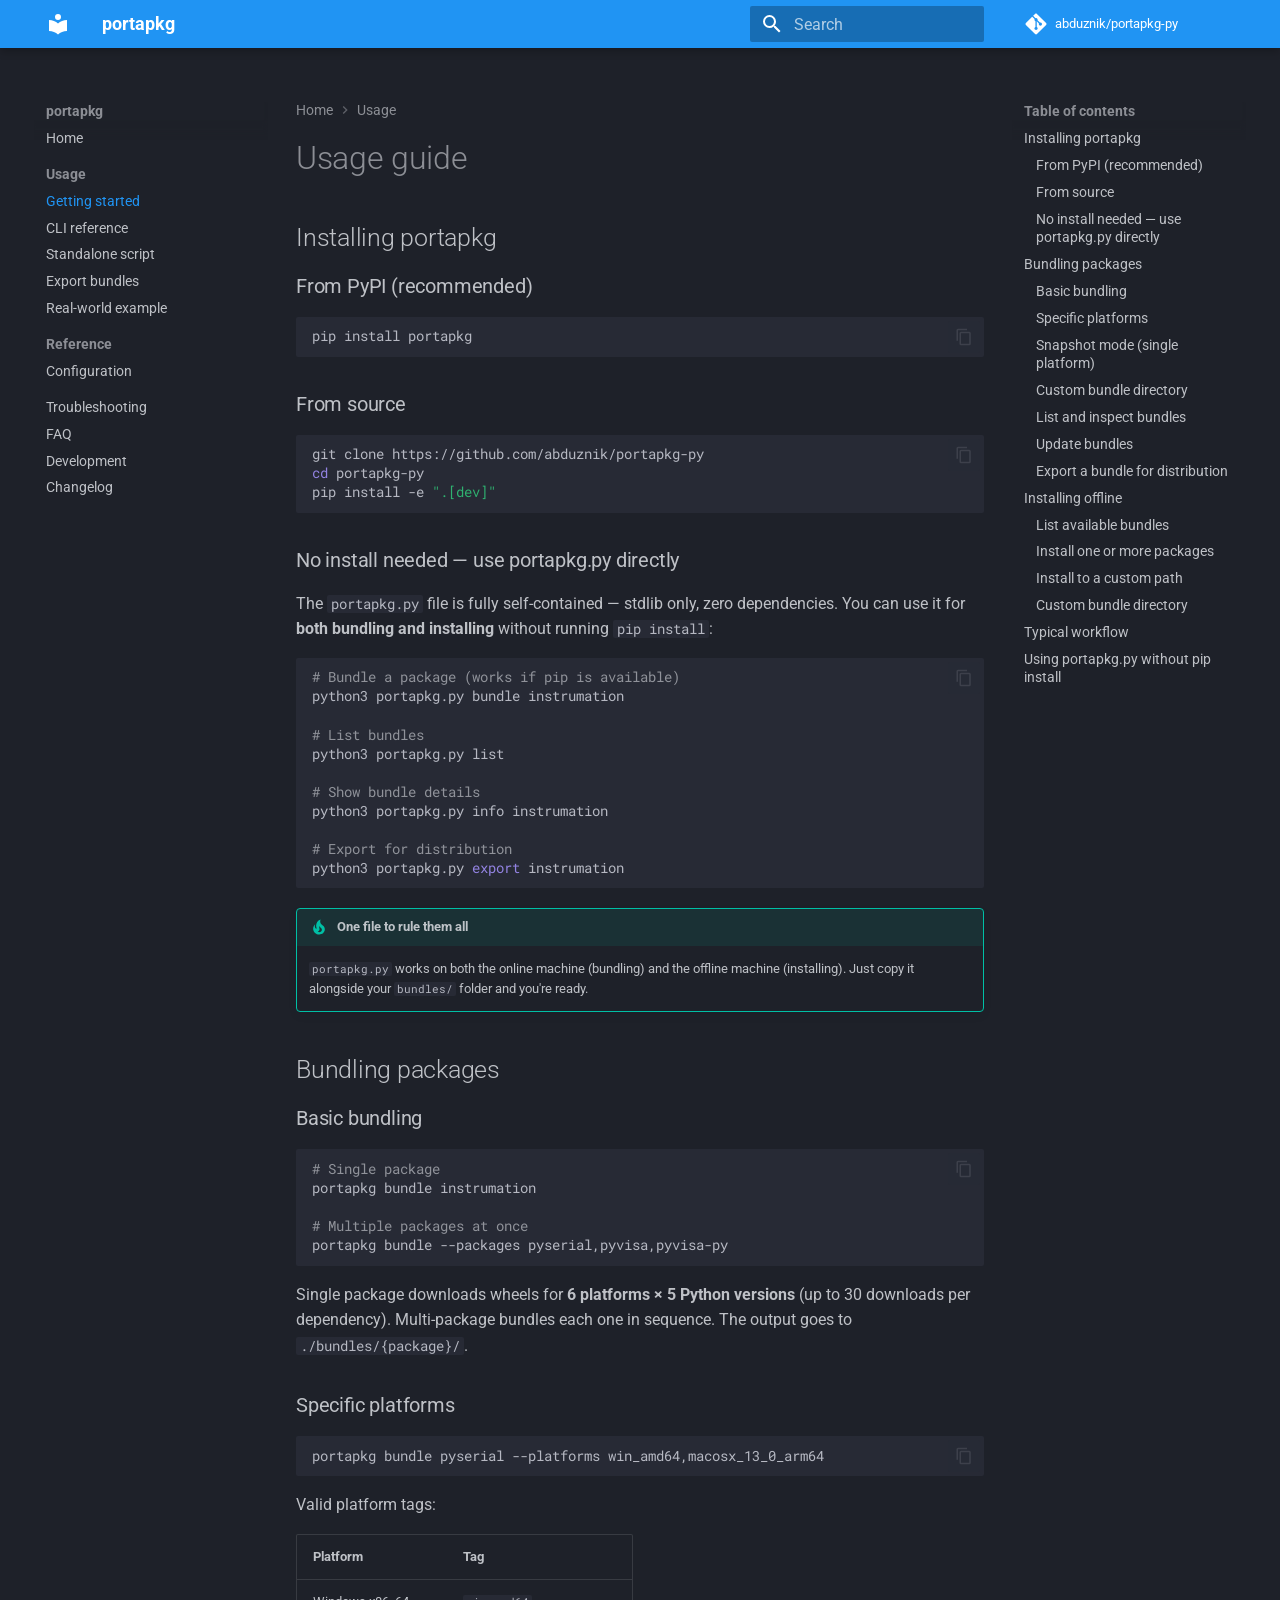
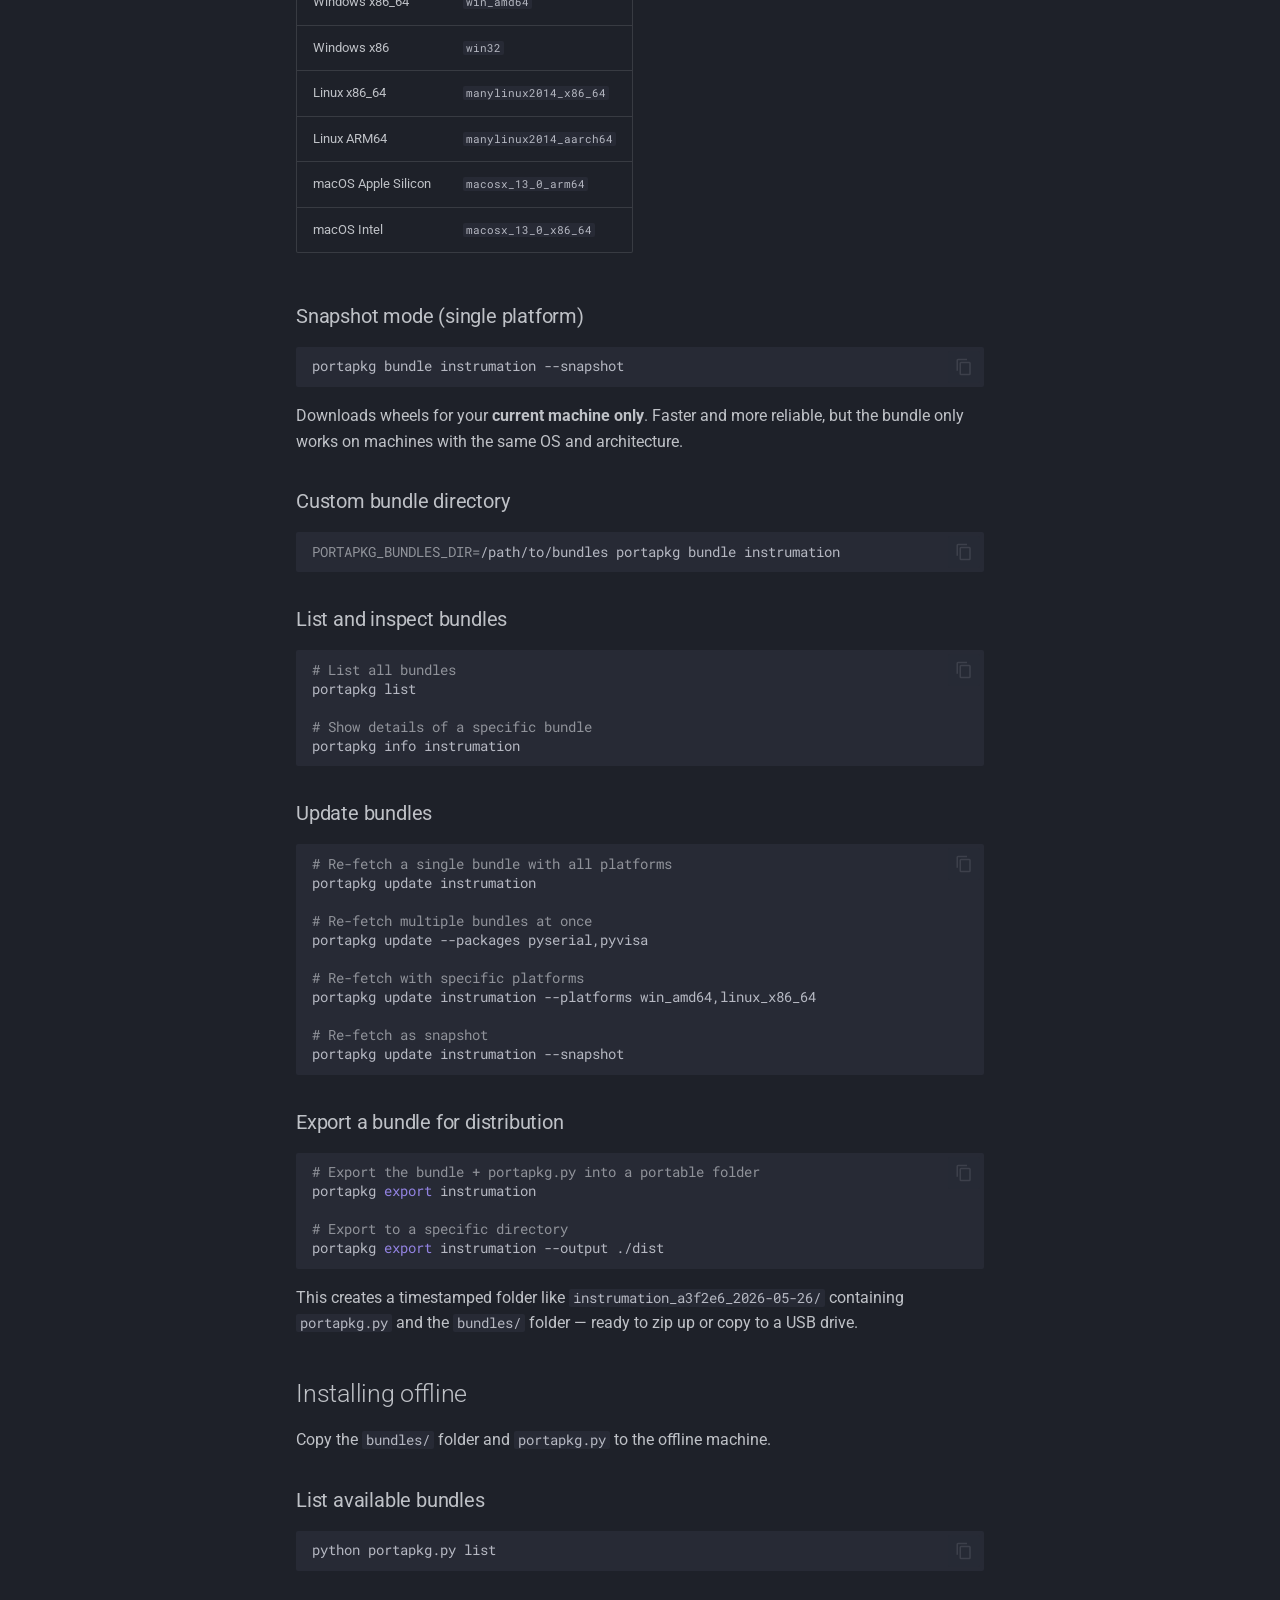
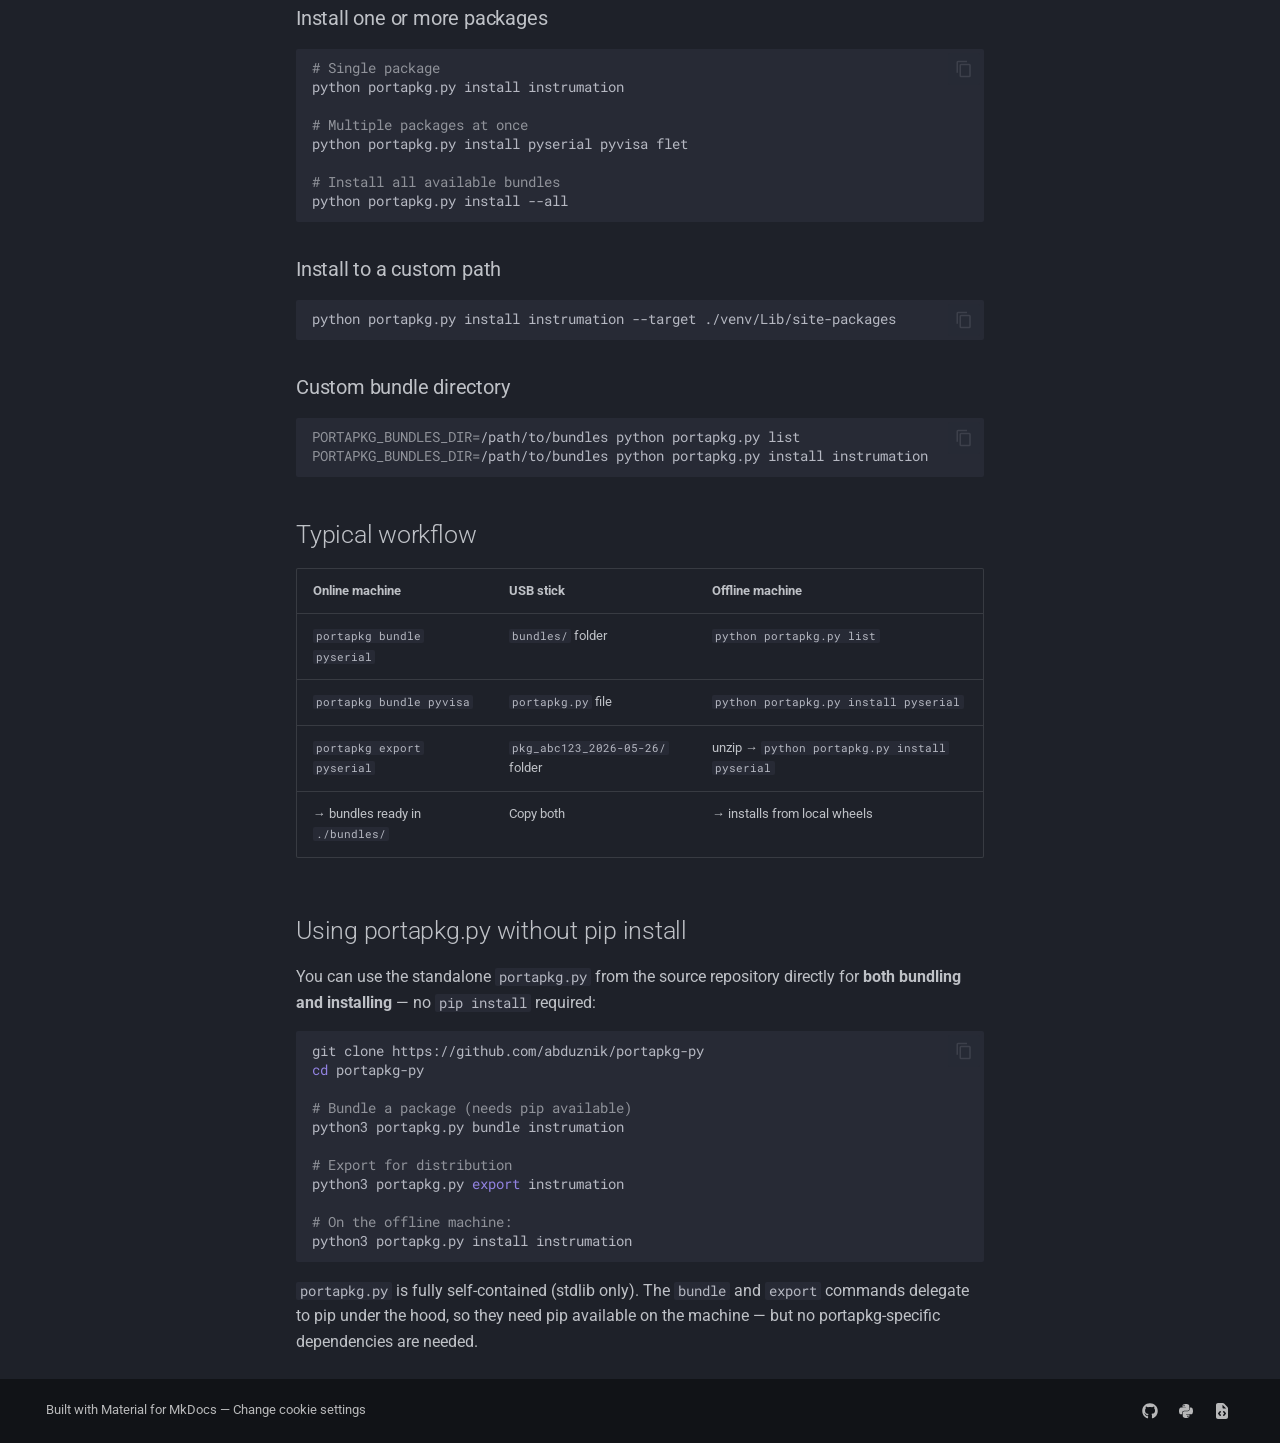
<file: site/usage/index.html>
<!doctype html>
<html lang="en" class="no-js">
  <head>
    
      <meta charset="utf-8">
      <meta name="viewport" content="width=device-width,initial-scale=1">
      
        <meta name="description" content="Portable, offline-friendly Python package bundler and installer">
      
      
      
        <link rel="canonical" href="https://abduznik.github.io/portapkg-py/usage/">
      
      
        <link rel="prev" href="..">
      
      
        <link rel="next" href="../cli/">
      
      
        
      
      
      <link rel="icon" href="../assets/images/favicon.png">
      <meta name="generator" content="mkdocs-1.6.1, mkdocs-material-9.7.6">
    
    
      
        <title>Getting started - portapkg</title>
      
    
    
      <link rel="stylesheet" href="../assets/stylesheets/main.484c7ddc.min.css">
      
        
        <link rel="stylesheet" href="../assets/stylesheets/palette.ab4e12ef.min.css">
      
      


    
    
      
    
    
      
        
        
        <link rel="preconnect" href="https://fonts.gstatic.com" crossorigin>
        <link rel="stylesheet" href="https://fonts.googleapis.com/css?family=Roboto:300,300i,400,400i,700,700i%7CRoboto+Mono:400,400i,700,700i&display=fallback">
        <style>:root{--md-text-font:"Roboto";--md-code-font:"Roboto Mono"}</style>
      
    
    
    <script>__md_scope=new URL("..",location),__md_hash=e=>[...e].reduce(((e,_)=>(e<<5)-e+_.charCodeAt(0)),0),__md_get=(e,_=localStorage,t=__md_scope)=>JSON.parse(_.getItem(t.pathname+"."+e)),__md_set=(e,_,t=localStorage,a=__md_scope)=>{try{t.setItem(a.pathname+"."+e,JSON.stringify(_))}catch(e){}}</script>
    
      
  


  
  

<script id="__analytics">function __md_analytics(){function e(){dataLayer.push(arguments)}window.dataLayer=window.dataLayer||[],e("js",new Date),e("config",""),document.addEventListener("DOMContentLoaded",(function(){document.forms.search&&document.forms.search.query.addEventListener("blur",(function(){this.value&&e("event","search",{search_term:this.value})}));document$.subscribe((function(){var t=document.forms.feedback;if(void 0!==t)for(var a of t.querySelectorAll("[type=submit]"))a.addEventListener("click",(function(a){a.preventDefault();var n=document.location.pathname,d=this.getAttribute("data-md-value");e("event","feedback",{page:n,data:d}),t.firstElementChild.disabled=!0;var r=t.querySelector(".md-feedback__note [data-md-value='"+d+"']");r&&(r.hidden=!1)})),t.hidden=!1})),location$.subscribe((function(t){e("config","",{page_path:t.pathname})}))}));var t=document.createElement("script");t.async=!0,t.src="https://www.googletagmanager.com/gtag/js?id=",document.getElementById("__analytics").insertAdjacentElement("afterEnd",t)}</script>
  
    <script>"undefined"!=typeof __md_analytics&&__md_analytics()</script>
  

    
    
  </head>
  
  
    
    
    
    
    
    <body dir="ltr" data-md-color-scheme="slate" data-md-color-primary="blue" data-md-color-accent="light-blue">
  
    
    <input class="md-toggle" data-md-toggle="drawer" type="checkbox" id="__drawer" autocomplete="off">
    <input class="md-toggle" data-md-toggle="search" type="checkbox" id="__search" autocomplete="off">
    <label class="md-overlay" for="__drawer"></label>
    <div data-md-component="skip">
      
        
        <a href="#usage-guide" class="md-skip">
          Skip to content
        </a>
      
    </div>
    <div data-md-component="announce">
      
    </div>
    
    
      

  

<header class="md-header md-header--shadow" data-md-component="header">
  <nav class="md-header__inner md-grid" aria-label="Header">
    <a href=".." title="portapkg" class="md-header__button md-logo" aria-label="portapkg" data-md-component="logo">
      
  
  <svg xmlns="http://www.w3.org/2000/svg" viewBox="0 0 24 24"><path d="M12 8a3 3 0 0 0 3-3 3 3 0 0 0-3-3 3 3 0 0 0-3 3 3 3 0 0 0 3 3m0 3.54C9.64 9.35 6.5 8 3 8v11c3.5 0 6.64 1.35 9 3.54 2.36-2.19 5.5-3.54 9-3.54V8c-3.5 0-6.64 1.35-9 3.54"/></svg>

    </a>
    <label class="md-header__button md-icon" for="__drawer">
      
      <svg xmlns="http://www.w3.org/2000/svg" viewBox="0 0 24 24"><path d="M3 6h18v2H3zm0 5h18v2H3zm0 5h18v2H3z"/></svg>
    </label>
    <div class="md-header__title" data-md-component="header-title">
      <div class="md-header__ellipsis">
        <div class="md-header__topic">
          <span class="md-ellipsis">
            portapkg
          </span>
        </div>
        <div class="md-header__topic" data-md-component="header-topic">
          <span class="md-ellipsis">
            
              Getting started
            
          </span>
        </div>
      </div>
    </div>
    
      
    
    
    
    
      
      
        <label class="md-header__button md-icon" for="__search">
          
          <svg xmlns="http://www.w3.org/2000/svg" viewBox="0 0 24 24"><path d="M9.5 3A6.5 6.5 0 0 1 16 9.5c0 1.61-.59 3.09-1.56 4.23l.27.27h.79l5 5-1.5 1.5-5-5v-.79l-.27-.27A6.52 6.52 0 0 1 9.5 16 6.5 6.5 0 0 1 3 9.5 6.5 6.5 0 0 1 9.5 3m0 2C7 5 5 7 5 9.5S7 14 9.5 14 14 12 14 9.5 12 5 9.5 5"/></svg>
        </label>
        <div class="md-search" data-md-component="search" role="dialog">
  <label class="md-search__overlay" for="__search"></label>
  <div class="md-search__inner" role="search">
    <form class="md-search__form" name="search">
      <input type="text" class="md-search__input" name="query" aria-label="Search" placeholder="Search" autocapitalize="off" autocorrect="off" autocomplete="off" spellcheck="false" data-md-component="search-query" required>
      <label class="md-search__icon md-icon" for="__search">
        
        <svg xmlns="http://www.w3.org/2000/svg" viewBox="0 0 24 24"><path d="M9.5 3A6.5 6.5 0 0 1 16 9.5c0 1.61-.59 3.09-1.56 4.23l.27.27h.79l5 5-1.5 1.5-5-5v-.79l-.27-.27A6.52 6.52 0 0 1 9.5 16 6.5 6.5 0 0 1 3 9.5 6.5 6.5 0 0 1 9.5 3m0 2C7 5 5 7 5 9.5S7 14 9.5 14 14 12 14 9.5 12 5 9.5 5"/></svg>
        
        <svg xmlns="http://www.w3.org/2000/svg" viewBox="0 0 24 24"><path d="M20 11v2H8l5.5 5.5-1.42 1.42L4.16 12l7.92-7.92L13.5 5.5 8 11z"/></svg>
      </label>
      <nav class="md-search__options" aria-label="Search">
        
        <button type="reset" class="md-search__icon md-icon" title="Clear" aria-label="Clear" tabindex="-1">
          
          <svg xmlns="http://www.w3.org/2000/svg" viewBox="0 0 24 24"><path d="M19 6.41 17.59 5 12 10.59 6.41 5 5 6.41 10.59 12 5 17.59 6.41 19 12 13.41 17.59 19 19 17.59 13.41 12z"/></svg>
        </button>
      </nav>
      
        <div class="md-search__suggest" data-md-component="search-suggest"></div>
      
    </form>
    <div class="md-search__output">
      <div class="md-search__scrollwrap" tabindex="0" data-md-scrollfix>
        <div class="md-search-result" data-md-component="search-result">
          <div class="md-search-result__meta">
            Initializing search
          </div>
          <ol class="md-search-result__list" role="presentation"></ol>
        </div>
      </div>
    </div>
  </div>
</div>
      
    
    
      <div class="md-header__source">
        <a href="https://github.com/abduznik/portapkg-py" title="Go to repository" class="md-source" data-md-component="source">
  <div class="md-source__icon md-icon">
    
    <svg xmlns="http://www.w3.org/2000/svg" viewBox="0 0 448 512"><!--! Font Awesome Free 7.1.0 by @fontawesome - https://fontawesome.com License - https://fontawesome.com/license/free (Icons: CC BY 4.0, Fonts: SIL OFL 1.1, Code: MIT License) Copyright 2025 Fonticons, Inc.--><path d="M439.6 236.1 244 40.5c-5.4-5.5-12.8-8.5-20.4-8.5s-15 3-20.4 8.4L162.5 81l51.5 51.5c27.1-9.1 52.7 16.8 43.4 43.7l49.7 49.7c34.2-11.8 61.2 31 35.5 56.7-26.5 26.5-70.2-2.9-56-37.3L240.3 199v121.9c25.3 12.5 22.3 41.8 9.1 55-6.4 6.4-15.2 10.1-24.3 10.1s-17.8-3.6-24.3-10.1c-17.6-17.6-11.1-46.9 11.2-56v-123c-20.8-8.5-24.6-30.7-18.6-45L142.6 101 8.5 235.1C3 240.6 0 247.9 0 255.5s3 15 8.5 20.4l195.6 195.7c5.4 5.4 12.7 8.4 20.4 8.4s15-3 20.4-8.4l194.7-194.7c5.4-5.4 8.4-12.8 8.4-20.4s-3-15-8.4-20.4"/></svg>
  </div>
  <div class="md-source__repository">
    abduznik/portapkg-py
  </div>
</a>
      </div>
    
  </nav>
  
</header>
    
    <div class="md-container" data-md-component="container">
      
      
        
          
        
      
      <main class="md-main" data-md-component="main">
        <div class="md-main__inner md-grid">
          
            
              
              <div class="md-sidebar md-sidebar--primary" data-md-component="sidebar" data-md-type="navigation" >
                <div class="md-sidebar__scrollwrap">
                  <div class="md-sidebar__inner">
                    



<nav class="md-nav md-nav--primary" aria-label="Navigation" data-md-level="0">
  <label class="md-nav__title" for="__drawer">
    <a href=".." title="portapkg" class="md-nav__button md-logo" aria-label="portapkg" data-md-component="logo">
      
  
  <svg xmlns="http://www.w3.org/2000/svg" viewBox="0 0 24 24"><path d="M12 8a3 3 0 0 0 3-3 3 3 0 0 0-3-3 3 3 0 0 0-3 3 3 3 0 0 0 3 3m0 3.54C9.64 9.35 6.5 8 3 8v11c3.5 0 6.64 1.35 9 3.54 2.36-2.19 5.5-3.54 9-3.54V8c-3.5 0-6.64 1.35-9 3.54"/></svg>

    </a>
    portapkg
  </label>
  
    <div class="md-nav__source">
      <a href="https://github.com/abduznik/portapkg-py" title="Go to repository" class="md-source" data-md-component="source">
  <div class="md-source__icon md-icon">
    
    <svg xmlns="http://www.w3.org/2000/svg" viewBox="0 0 448 512"><!--! Font Awesome Free 7.1.0 by @fontawesome - https://fontawesome.com License - https://fontawesome.com/license/free (Icons: CC BY 4.0, Fonts: SIL OFL 1.1, Code: MIT License) Copyright 2025 Fonticons, Inc.--><path d="M439.6 236.1 244 40.5c-5.4-5.5-12.8-8.5-20.4-8.5s-15 3-20.4 8.4L162.5 81l51.5 51.5c27.1-9.1 52.7 16.8 43.4 43.7l49.7 49.7c34.2-11.8 61.2 31 35.5 56.7-26.5 26.5-70.2-2.9-56-37.3L240.3 199v121.9c25.3 12.5 22.3 41.8 9.1 55-6.4 6.4-15.2 10.1-24.3 10.1s-17.8-3.6-24.3-10.1c-17.6-17.6-11.1-46.9 11.2-56v-123c-20.8-8.5-24.6-30.7-18.6-45L142.6 101 8.5 235.1C3 240.6 0 247.9 0 255.5s3 15 8.5 20.4l195.6 195.7c5.4 5.4 12.7 8.4 20.4 8.4s15-3 20.4-8.4l194.7-194.7c5.4-5.4 8.4-12.8 8.4-20.4s-3-15-8.4-20.4"/></svg>
  </div>
  <div class="md-source__repository">
    abduznik/portapkg-py
  </div>
</a>
    </div>
  
  <ul class="md-nav__list" data-md-scrollfix>
    
      
      
  
  
  
  
    <li class="md-nav__item">
      <a href=".." class="md-nav__link">
        
  
  
  <span class="md-ellipsis">
    
  
    Home
  

    
  </span>
  
  

      </a>
    </li>
  

    
      
      
  
  
    
  
  
  
    
    
      
        
      
        
      
        
      
        
      
        
      
    
    
    
      
        
        
      
    
    
    <li class="md-nav__item md-nav__item--active md-nav__item--section md-nav__item--nested">
      
        
        
        <input class="md-nav__toggle md-toggle " type="checkbox" id="__nav_2" checked>
        
          
          <label class="md-nav__link" for="__nav_2" id="__nav_2_label" tabindex="">
            
  
  
  <span class="md-ellipsis">
    
  
    Usage
  

    
  </span>
  
  

            <span class="md-nav__icon md-icon"></span>
          </label>
        
        <nav class="md-nav" data-md-level="1" aria-labelledby="__nav_2_label" aria-expanded="true">
          <label class="md-nav__title" for="__nav_2">
            <span class="md-nav__icon md-icon"></span>
            
  
    Usage
  

          </label>
          <ul class="md-nav__list" data-md-scrollfix>
            
              
                
  
  
    
  
  
  
    <li class="md-nav__item md-nav__item--active">
      
      <input class="md-nav__toggle md-toggle" type="checkbox" id="__toc">
      
      
        
      
      
        <label class="md-nav__link md-nav__link--active" for="__toc">
          
  
  
  <span class="md-ellipsis">
    
  
    Getting started
  

    
  </span>
  
  

          <span class="md-nav__icon md-icon"></span>
        </label>
      
      <a href="./" class="md-nav__link md-nav__link--active">
        
  
  
  <span class="md-ellipsis">
    
  
    Getting started
  

    
  </span>
  
  

      </a>
      
        

<nav class="md-nav md-nav--secondary" aria-label="Table of contents">
  
  
  
    
  
  
    <label class="md-nav__title" for="__toc">
      <span class="md-nav__icon md-icon"></span>
      Table of contents
    </label>
    <ul class="md-nav__list" data-md-component="toc" data-md-scrollfix>
      
        <li class="md-nav__item">
  <a href="#installing-portapkg" class="md-nav__link">
    <span class="md-ellipsis">
      
        Installing portapkg
      
    </span>
  </a>
  
    <nav class="md-nav" aria-label="Installing portapkg">
      <ul class="md-nav__list">
        
          <li class="md-nav__item">
  <a href="#from-pypi-recommended" class="md-nav__link">
    <span class="md-ellipsis">
      
        From PyPI (recommended)
      
    </span>
  </a>
  
</li>
        
          <li class="md-nav__item">
  <a href="#from-source" class="md-nav__link">
    <span class="md-ellipsis">
      
        From source
      
    </span>
  </a>
  
</li>
        
          <li class="md-nav__item">
  <a href="#no-install-needed-use-portapkgpy-directly" class="md-nav__link">
    <span class="md-ellipsis">
      
        No install needed — use portapkg.py directly
      
    </span>
  </a>
  
</li>
        
      </ul>
    </nav>
  
</li>
      
        <li class="md-nav__item">
  <a href="#bundling-packages" class="md-nav__link">
    <span class="md-ellipsis">
      
        Bundling packages
      
    </span>
  </a>
  
    <nav class="md-nav" aria-label="Bundling packages">
      <ul class="md-nav__list">
        
          <li class="md-nav__item">
  <a href="#basic-bundling" class="md-nav__link">
    <span class="md-ellipsis">
      
        Basic bundling
      
    </span>
  </a>
  
</li>
        
          <li class="md-nav__item">
  <a href="#specific-platforms" class="md-nav__link">
    <span class="md-ellipsis">
      
        Specific platforms
      
    </span>
  </a>
  
</li>
        
          <li class="md-nav__item">
  <a href="#snapshot-mode-single-platform" class="md-nav__link">
    <span class="md-ellipsis">
      
        Snapshot mode (single platform)
      
    </span>
  </a>
  
</li>
        
          <li class="md-nav__item">
  <a href="#custom-bundle-directory" class="md-nav__link">
    <span class="md-ellipsis">
      
        Custom bundle directory
      
    </span>
  </a>
  
</li>
        
          <li class="md-nav__item">
  <a href="#list-and-inspect-bundles" class="md-nav__link">
    <span class="md-ellipsis">
      
        List and inspect bundles
      
    </span>
  </a>
  
</li>
        
          <li class="md-nav__item">
  <a href="#update-bundles" class="md-nav__link">
    <span class="md-ellipsis">
      
        Update bundles
      
    </span>
  </a>
  
</li>
        
          <li class="md-nav__item">
  <a href="#export-a-bundle-for-distribution" class="md-nav__link">
    <span class="md-ellipsis">
      
        Export a bundle for distribution
      
    </span>
  </a>
  
</li>
        
      </ul>
    </nav>
  
</li>
      
        <li class="md-nav__item">
  <a href="#installing-offline" class="md-nav__link">
    <span class="md-ellipsis">
      
        Installing offline
      
    </span>
  </a>
  
    <nav class="md-nav" aria-label="Installing offline">
      <ul class="md-nav__list">
        
          <li class="md-nav__item">
  <a href="#list-available-bundles" class="md-nav__link">
    <span class="md-ellipsis">
      
        List available bundles
      
    </span>
  </a>
  
</li>
        
          <li class="md-nav__item">
  <a href="#install-one-or-more-packages" class="md-nav__link">
    <span class="md-ellipsis">
      
        Install one or more packages
      
    </span>
  </a>
  
</li>
        
          <li class="md-nav__item">
  <a href="#install-to-a-custom-path" class="md-nav__link">
    <span class="md-ellipsis">
      
        Install to a custom path
      
    </span>
  </a>
  
</li>
        
          <li class="md-nav__item">
  <a href="#custom-bundle-directory_1" class="md-nav__link">
    <span class="md-ellipsis">
      
        Custom bundle directory
      
    </span>
  </a>
  
</li>
        
      </ul>
    </nav>
  
</li>
      
        <li class="md-nav__item">
  <a href="#typical-workflow" class="md-nav__link">
    <span class="md-ellipsis">
      
        Typical workflow
      
    </span>
  </a>
  
</li>
      
        <li class="md-nav__item">
  <a href="#using-portapkgpy-without-pip-install" class="md-nav__link">
    <span class="md-ellipsis">
      
        Using portapkg.py without pip install
      
    </span>
  </a>
  
</li>
      
    </ul>
  
</nav>
      
    </li>
  

              
            
              
                
  
  
  
  
    <li class="md-nav__item">
      <a href="../cli/" class="md-nav__link">
        
  
  
  <span class="md-ellipsis">
    
  
    CLI reference
  

    
  </span>
  
  

      </a>
    </li>
  

              
            
              
                
  
  
  
  
    <li class="md-nav__item">
      <a href="../standalone/" class="md-nav__link">
        
  
  
  <span class="md-ellipsis">
    
  
    Standalone script
  

    
  </span>
  
  

      </a>
    </li>
  

              
            
              
                
  
  
  
  
    <li class="md-nav__item">
      <a href="../export/" class="md-nav__link">
        
  
  
  <span class="md-ellipsis">
    
  
    Export bundles
  

    
  </span>
  
  

      </a>
    </li>
  

              
            
              
                
  
  
  
  
    <li class="md-nav__item">
      <a href="../realworld/" class="md-nav__link">
        
  
  
  <span class="md-ellipsis">
    
  
    Real-world example
  

    
  </span>
  
  

      </a>
    </li>
  

              
            
          </ul>
        </nav>
      
    </li>
  

    
      
      
  
  
  
  
    
    
      
        
      
    
    
    
      
        
        
      
    
    
    <li class="md-nav__item md-nav__item--section md-nav__item--nested">
      
        
        
        <input class="md-nav__toggle md-toggle " type="checkbox" id="__nav_3" >
        
          
          <label class="md-nav__link" for="__nav_3" id="__nav_3_label" tabindex="">
            
  
  
  <span class="md-ellipsis">
    
  
    Reference
  

    
  </span>
  
  

            <span class="md-nav__icon md-icon"></span>
          </label>
        
        <nav class="md-nav" data-md-level="1" aria-labelledby="__nav_3_label" aria-expanded="false">
          <label class="md-nav__title" for="__nav_3">
            <span class="md-nav__icon md-icon"></span>
            
  
    Reference
  

          </label>
          <ul class="md-nav__list" data-md-scrollfix>
            
              
                
  
  
  
  
    <li class="md-nav__item">
      <a href="../configuration/" class="md-nav__link">
        
  
  
  <span class="md-ellipsis">
    
  
    Configuration
  

    
  </span>
  
  

      </a>
    </li>
  

              
            
          </ul>
        </nav>
      
    </li>
  

    
      
      
  
  
  
  
    <li class="md-nav__item">
      <a href="../troubleshooting/" class="md-nav__link">
        
  
  
  <span class="md-ellipsis">
    
  
    Troubleshooting
  

    
  </span>
  
  

      </a>
    </li>
  

    
      
      
  
  
  
  
    <li class="md-nav__item">
      <a href="../faq/" class="md-nav__link">
        
  
  
  <span class="md-ellipsis">
    
  
    FAQ
  

    
  </span>
  
  

      </a>
    </li>
  

    
      
      
  
  
  
  
    <li class="md-nav__item">
      <a href="../development/" class="md-nav__link">
        
  
  
  <span class="md-ellipsis">
    
  
    Development
  

    
  </span>
  
  

      </a>
    </li>
  

    
      
      
  
  
  
  
    <li class="md-nav__item">
      <a href="../changelog/" class="md-nav__link">
        
  
  
  <span class="md-ellipsis">
    
  
    Changelog
  

    
  </span>
  
  

      </a>
    </li>
  

    
  </ul>
</nav>
                  </div>
                </div>
              </div>
            
            
              
              <div class="md-sidebar md-sidebar--secondary" data-md-component="sidebar" data-md-type="toc" >
                <div class="md-sidebar__scrollwrap">
                  <div class="md-sidebar__inner">
                    

<nav class="md-nav md-nav--secondary" aria-label="Table of contents">
  
  
  
    
  
  
    <label class="md-nav__title" for="__toc">
      <span class="md-nav__icon md-icon"></span>
      Table of contents
    </label>
    <ul class="md-nav__list" data-md-component="toc" data-md-scrollfix>
      
        <li class="md-nav__item">
  <a href="#installing-portapkg" class="md-nav__link">
    <span class="md-ellipsis">
      
        Installing portapkg
      
    </span>
  </a>
  
    <nav class="md-nav" aria-label="Installing portapkg">
      <ul class="md-nav__list">
        
          <li class="md-nav__item">
  <a href="#from-pypi-recommended" class="md-nav__link">
    <span class="md-ellipsis">
      
        From PyPI (recommended)
      
    </span>
  </a>
  
</li>
        
          <li class="md-nav__item">
  <a href="#from-source" class="md-nav__link">
    <span class="md-ellipsis">
      
        From source
      
    </span>
  </a>
  
</li>
        
          <li class="md-nav__item">
  <a href="#no-install-needed-use-portapkgpy-directly" class="md-nav__link">
    <span class="md-ellipsis">
      
        No install needed — use portapkg.py directly
      
    </span>
  </a>
  
</li>
        
      </ul>
    </nav>
  
</li>
      
        <li class="md-nav__item">
  <a href="#bundling-packages" class="md-nav__link">
    <span class="md-ellipsis">
      
        Bundling packages
      
    </span>
  </a>
  
    <nav class="md-nav" aria-label="Bundling packages">
      <ul class="md-nav__list">
        
          <li class="md-nav__item">
  <a href="#basic-bundling" class="md-nav__link">
    <span class="md-ellipsis">
      
        Basic bundling
      
    </span>
  </a>
  
</li>
        
          <li class="md-nav__item">
  <a href="#specific-platforms" class="md-nav__link">
    <span class="md-ellipsis">
      
        Specific platforms
      
    </span>
  </a>
  
</li>
        
          <li class="md-nav__item">
  <a href="#snapshot-mode-single-platform" class="md-nav__link">
    <span class="md-ellipsis">
      
        Snapshot mode (single platform)
      
    </span>
  </a>
  
</li>
        
          <li class="md-nav__item">
  <a href="#custom-bundle-directory" class="md-nav__link">
    <span class="md-ellipsis">
      
        Custom bundle directory
      
    </span>
  </a>
  
</li>
        
          <li class="md-nav__item">
  <a href="#list-and-inspect-bundles" class="md-nav__link">
    <span class="md-ellipsis">
      
        List and inspect bundles
      
    </span>
  </a>
  
</li>
        
          <li class="md-nav__item">
  <a href="#update-bundles" class="md-nav__link">
    <span class="md-ellipsis">
      
        Update bundles
      
    </span>
  </a>
  
</li>
        
          <li class="md-nav__item">
  <a href="#export-a-bundle-for-distribution" class="md-nav__link">
    <span class="md-ellipsis">
      
        Export a bundle for distribution
      
    </span>
  </a>
  
</li>
        
      </ul>
    </nav>
  
</li>
      
        <li class="md-nav__item">
  <a href="#installing-offline" class="md-nav__link">
    <span class="md-ellipsis">
      
        Installing offline
      
    </span>
  </a>
  
    <nav class="md-nav" aria-label="Installing offline">
      <ul class="md-nav__list">
        
          <li class="md-nav__item">
  <a href="#list-available-bundles" class="md-nav__link">
    <span class="md-ellipsis">
      
        List available bundles
      
    </span>
  </a>
  
</li>
        
          <li class="md-nav__item">
  <a href="#install-one-or-more-packages" class="md-nav__link">
    <span class="md-ellipsis">
      
        Install one or more packages
      
    </span>
  </a>
  
</li>
        
          <li class="md-nav__item">
  <a href="#install-to-a-custom-path" class="md-nav__link">
    <span class="md-ellipsis">
      
        Install to a custom path
      
    </span>
  </a>
  
</li>
        
          <li class="md-nav__item">
  <a href="#custom-bundle-directory_1" class="md-nav__link">
    <span class="md-ellipsis">
      
        Custom bundle directory
      
    </span>
  </a>
  
</li>
        
      </ul>
    </nav>
  
</li>
      
        <li class="md-nav__item">
  <a href="#typical-workflow" class="md-nav__link">
    <span class="md-ellipsis">
      
        Typical workflow
      
    </span>
  </a>
  
</li>
      
        <li class="md-nav__item">
  <a href="#using-portapkgpy-without-pip-install" class="md-nav__link">
    <span class="md-ellipsis">
      
        Using portapkg.py without pip install
      
    </span>
  </a>
  
</li>
      
    </ul>
  
</nav>
                  </div>
                </div>
              </div>
            
          
          
            <div class="md-content" data-md-component="content">
              
                



  


  <nav class="md-path" aria-label="Navigation" >
    <ol class="md-path__list">
      
        
  
  
    <li class="md-path__item">
      <a href=".." class="md-path__link">
        
  <span class="md-ellipsis">
    Home
  </span>

      </a>
    </li>
  

      
      
        
  
  
    
    
      <li class="md-path__item">
        <a href="./" class="md-path__link">
          
  <span class="md-ellipsis">
    Usage
  </span>

        </a>
      </li>
    
  

      
    </ol>
  </nav>

              
              <article class="md-content__inner md-typeset">
                
                  


  
  


<h1 id="usage-guide">Usage guide<a class="headerlink" href="#usage-guide" title="Permanent link">&para;</a></h1>
<h2 id="installing-portapkg">Installing portapkg<a class="headerlink" href="#installing-portapkg" title="Permanent link">&para;</a></h2>
<h3 id="from-pypi-recommended">From PyPI (recommended)<a class="headerlink" href="#from-pypi-recommended" title="Permanent link">&para;</a></h3>
<div class="highlight"><pre><span></span><code><a id="__codelineno-0-1" name="__codelineno-0-1" href="#__codelineno-0-1"></a>pip<span class="w"> </span>install<span class="w"> </span>portapkg
</code></pre></div>
<h3 id="from-source">From source<a class="headerlink" href="#from-source" title="Permanent link">&para;</a></h3>
<div class="highlight"><pre><span></span><code><a id="__codelineno-1-1" name="__codelineno-1-1" href="#__codelineno-1-1"></a>git<span class="w"> </span>clone<span class="w"> </span>https://github.com/abduznik/portapkg-py
<a id="__codelineno-1-2" name="__codelineno-1-2" href="#__codelineno-1-2"></a><span class="nb">cd</span><span class="w"> </span>portapkg-py
<a id="__codelineno-1-3" name="__codelineno-1-3" href="#__codelineno-1-3"></a>pip<span class="w"> </span>install<span class="w"> </span>-e<span class="w"> </span><span class="s2">&quot;.[dev]&quot;</span>
</code></pre></div>
<h3 id="no-install-needed-use-portapkgpy-directly">No install needed — use portapkg.py directly<a class="headerlink" href="#no-install-needed-use-portapkgpy-directly" title="Permanent link">&para;</a></h3>
<p>The <code>portapkg.py</code> file is fully self-contained — stdlib only, zero
dependencies. You can use it for <strong>both bundling and installing</strong> without
running <code>pip install</code>:</p>
<div class="highlight"><pre><span></span><code><a id="__codelineno-2-1" name="__codelineno-2-1" href="#__codelineno-2-1"></a><span class="c1"># Bundle a package (works if pip is available)</span>
<a id="__codelineno-2-2" name="__codelineno-2-2" href="#__codelineno-2-2"></a>python3<span class="w"> </span>portapkg.py<span class="w"> </span>bundle<span class="w"> </span>instrumation
<a id="__codelineno-2-3" name="__codelineno-2-3" href="#__codelineno-2-3"></a>
<a id="__codelineno-2-4" name="__codelineno-2-4" href="#__codelineno-2-4"></a><span class="c1"># List bundles</span>
<a id="__codelineno-2-5" name="__codelineno-2-5" href="#__codelineno-2-5"></a>python3<span class="w"> </span>portapkg.py<span class="w"> </span>list
<a id="__codelineno-2-6" name="__codelineno-2-6" href="#__codelineno-2-6"></a>
<a id="__codelineno-2-7" name="__codelineno-2-7" href="#__codelineno-2-7"></a><span class="c1"># Show bundle details  </span>
<a id="__codelineno-2-8" name="__codelineno-2-8" href="#__codelineno-2-8"></a>python3<span class="w"> </span>portapkg.py<span class="w"> </span>info<span class="w"> </span>instrumation
<a id="__codelineno-2-9" name="__codelineno-2-9" href="#__codelineno-2-9"></a>
<a id="__codelineno-2-10" name="__codelineno-2-10" href="#__codelineno-2-10"></a><span class="c1"># Export for distribution</span>
<a id="__codelineno-2-11" name="__codelineno-2-11" href="#__codelineno-2-11"></a>python3<span class="w"> </span>portapkg.py<span class="w"> </span><span class="nb">export</span><span class="w"> </span>instrumation
</code></pre></div>
<div class="admonition tip">
<p class="admonition-title">One file to rule them all</p>
<p><code>portapkg.py</code> works on both the online machine (bundling) and the
offline machine (installing). Just copy it alongside your <code>bundles/</code>
folder and you're ready.</p>
</div>
<h2 id="bundling-packages">Bundling packages<a class="headerlink" href="#bundling-packages" title="Permanent link">&para;</a></h2>
<h3 id="basic-bundling">Basic bundling<a class="headerlink" href="#basic-bundling" title="Permanent link">&para;</a></h3>
<div class="highlight"><pre><span></span><code><a id="__codelineno-3-1" name="__codelineno-3-1" href="#__codelineno-3-1"></a><span class="c1"># Single package</span>
<a id="__codelineno-3-2" name="__codelineno-3-2" href="#__codelineno-3-2"></a>portapkg<span class="w"> </span>bundle<span class="w"> </span>instrumation
<a id="__codelineno-3-3" name="__codelineno-3-3" href="#__codelineno-3-3"></a>
<a id="__codelineno-3-4" name="__codelineno-3-4" href="#__codelineno-3-4"></a><span class="c1"># Multiple packages at once</span>
<a id="__codelineno-3-5" name="__codelineno-3-5" href="#__codelineno-3-5"></a>portapkg<span class="w"> </span>bundle<span class="w"> </span>--packages<span class="w"> </span>pyserial,pyvisa,pyvisa-py
</code></pre></div>
<p>Single package downloads wheels for <strong>6 platforms × 5 Python versions</strong> (up to
30 downloads per dependency). Multi-package bundles each one in sequence.
The output goes to <code>./bundles/{package}/</code>.</p>
<h3 id="specific-platforms">Specific platforms<a class="headerlink" href="#specific-platforms" title="Permanent link">&para;</a></h3>
<div class="highlight"><pre><span></span><code><a id="__codelineno-4-1" name="__codelineno-4-1" href="#__codelineno-4-1"></a>portapkg<span class="w"> </span>bundle<span class="w"> </span>pyserial<span class="w"> </span>--platforms<span class="w"> </span>win_amd64,macosx_13_0_arm64
</code></pre></div>
<p>Valid platform tags:</p>
<table>
<thead>
<tr>
<th>Platform</th>
<th>Tag</th>
</tr>
</thead>
<tbody>
<tr>
<td>Windows x86_64</td>
<td><code>win_amd64</code></td>
</tr>
<tr>
<td>Windows x86</td>
<td><code>win32</code></td>
</tr>
<tr>
<td>Linux x86_64</td>
<td><code>manylinux2014_x86_64</code></td>
</tr>
<tr>
<td>Linux ARM64</td>
<td><code>manylinux2014_aarch64</code></td>
</tr>
<tr>
<td>macOS Apple Silicon</td>
<td><code>macosx_13_0_arm64</code></td>
</tr>
<tr>
<td>macOS Intel</td>
<td><code>macosx_13_0_x86_64</code></td>
</tr>
</tbody>
</table>
<h3 id="snapshot-mode-single-platform">Snapshot mode (single platform)<a class="headerlink" href="#snapshot-mode-single-platform" title="Permanent link">&para;</a></h3>
<div class="highlight"><pre><span></span><code><a id="__codelineno-5-1" name="__codelineno-5-1" href="#__codelineno-5-1"></a>portapkg<span class="w"> </span>bundle<span class="w"> </span>instrumation<span class="w"> </span>--snapshot
</code></pre></div>
<p>Downloads wheels for your <strong>current machine only</strong>. Faster and more reliable,
but the bundle only works on machines with the same OS and architecture.</p>
<h3 id="custom-bundle-directory">Custom bundle directory<a class="headerlink" href="#custom-bundle-directory" title="Permanent link">&para;</a></h3>
<div class="highlight"><pre><span></span><code><a id="__codelineno-6-1" name="__codelineno-6-1" href="#__codelineno-6-1"></a><span class="nv">PORTAPKG_BUNDLES_DIR</span><span class="o">=</span>/path/to/bundles<span class="w"> </span>portapkg<span class="w"> </span>bundle<span class="w"> </span>instrumation
</code></pre></div>
<h3 id="list-and-inspect-bundles">List and inspect bundles<a class="headerlink" href="#list-and-inspect-bundles" title="Permanent link">&para;</a></h3>
<div class="highlight"><pre><span></span><code><a id="__codelineno-7-1" name="__codelineno-7-1" href="#__codelineno-7-1"></a><span class="c1"># List all bundles</span>
<a id="__codelineno-7-2" name="__codelineno-7-2" href="#__codelineno-7-2"></a>portapkg<span class="w"> </span>list
<a id="__codelineno-7-3" name="__codelineno-7-3" href="#__codelineno-7-3"></a>
<a id="__codelineno-7-4" name="__codelineno-7-4" href="#__codelineno-7-4"></a><span class="c1"># Show details of a specific bundle</span>
<a id="__codelineno-7-5" name="__codelineno-7-5" href="#__codelineno-7-5"></a>portapkg<span class="w"> </span>info<span class="w"> </span>instrumation
</code></pre></div>
<h3 id="update-bundles">Update bundles<a class="headerlink" href="#update-bundles" title="Permanent link">&para;</a></h3>
<div class="highlight"><pre><span></span><code><a id="__codelineno-8-1" name="__codelineno-8-1" href="#__codelineno-8-1"></a><span class="c1"># Re-fetch a single bundle with all platforms</span>
<a id="__codelineno-8-2" name="__codelineno-8-2" href="#__codelineno-8-2"></a>portapkg<span class="w"> </span>update<span class="w"> </span>instrumation
<a id="__codelineno-8-3" name="__codelineno-8-3" href="#__codelineno-8-3"></a>
<a id="__codelineno-8-4" name="__codelineno-8-4" href="#__codelineno-8-4"></a><span class="c1"># Re-fetch multiple bundles at once</span>
<a id="__codelineno-8-5" name="__codelineno-8-5" href="#__codelineno-8-5"></a>portapkg<span class="w"> </span>update<span class="w"> </span>--packages<span class="w"> </span>pyserial,pyvisa
<a id="__codelineno-8-6" name="__codelineno-8-6" href="#__codelineno-8-6"></a>
<a id="__codelineno-8-7" name="__codelineno-8-7" href="#__codelineno-8-7"></a><span class="c1"># Re-fetch with specific platforms</span>
<a id="__codelineno-8-8" name="__codelineno-8-8" href="#__codelineno-8-8"></a>portapkg<span class="w"> </span>update<span class="w"> </span>instrumation<span class="w"> </span>--platforms<span class="w"> </span>win_amd64,linux_x86_64
<a id="__codelineno-8-9" name="__codelineno-8-9" href="#__codelineno-8-9"></a>
<a id="__codelineno-8-10" name="__codelineno-8-10" href="#__codelineno-8-10"></a><span class="c1"># Re-fetch as snapshot</span>
<a id="__codelineno-8-11" name="__codelineno-8-11" href="#__codelineno-8-11"></a>portapkg<span class="w"> </span>update<span class="w"> </span>instrumation<span class="w"> </span>--snapshot
</code></pre></div>
<h3 id="export-a-bundle-for-distribution">Export a bundle for distribution<a class="headerlink" href="#export-a-bundle-for-distribution" title="Permanent link">&para;</a></h3>
<div class="highlight"><pre><span></span><code><a id="__codelineno-9-1" name="__codelineno-9-1" href="#__codelineno-9-1"></a><span class="c1"># Export the bundle + portapkg.py into a portable folder</span>
<a id="__codelineno-9-2" name="__codelineno-9-2" href="#__codelineno-9-2"></a>portapkg<span class="w"> </span><span class="nb">export</span><span class="w"> </span>instrumation
<a id="__codelineno-9-3" name="__codelineno-9-3" href="#__codelineno-9-3"></a>
<a id="__codelineno-9-4" name="__codelineno-9-4" href="#__codelineno-9-4"></a><span class="c1"># Export to a specific directory</span>
<a id="__codelineno-9-5" name="__codelineno-9-5" href="#__codelineno-9-5"></a>portapkg<span class="w"> </span><span class="nb">export</span><span class="w"> </span>instrumation<span class="w"> </span>--output<span class="w"> </span>./dist
</code></pre></div>
<p>This creates a timestamped folder like <code>instrumation_a3f2e6_2026-05-26/</code>
containing <code>portapkg.py</code> and the <code>bundles/</code> folder — ready to zip up or
copy to a USB drive.</p>
<h2 id="installing-offline">Installing offline<a class="headerlink" href="#installing-offline" title="Permanent link">&para;</a></h2>
<p>Copy the <code>bundles/</code> folder and <code>portapkg.py</code> to the offline machine.</p>
<h3 id="list-available-bundles">List available bundles<a class="headerlink" href="#list-available-bundles" title="Permanent link">&para;</a></h3>
<div class="highlight"><pre><span></span><code><a id="__codelineno-10-1" name="__codelineno-10-1" href="#__codelineno-10-1"></a>python<span class="w"> </span>portapkg.py<span class="w"> </span>list
</code></pre></div>
<h3 id="install-one-or-more-packages">Install one or more packages<a class="headerlink" href="#install-one-or-more-packages" title="Permanent link">&para;</a></h3>
<div class="highlight"><pre><span></span><code><a id="__codelineno-11-1" name="__codelineno-11-1" href="#__codelineno-11-1"></a><span class="c1"># Single package</span>
<a id="__codelineno-11-2" name="__codelineno-11-2" href="#__codelineno-11-2"></a>python<span class="w"> </span>portapkg.py<span class="w"> </span>install<span class="w"> </span>instrumation
<a id="__codelineno-11-3" name="__codelineno-11-3" href="#__codelineno-11-3"></a>
<a id="__codelineno-11-4" name="__codelineno-11-4" href="#__codelineno-11-4"></a><span class="c1"># Multiple packages at once</span>
<a id="__codelineno-11-5" name="__codelineno-11-5" href="#__codelineno-11-5"></a>python<span class="w"> </span>portapkg.py<span class="w"> </span>install<span class="w"> </span>pyserial<span class="w"> </span>pyvisa<span class="w"> </span>flet
<a id="__codelineno-11-6" name="__codelineno-11-6" href="#__codelineno-11-6"></a>
<a id="__codelineno-11-7" name="__codelineno-11-7" href="#__codelineno-11-7"></a><span class="c1"># Install all available bundles</span>
<a id="__codelineno-11-8" name="__codelineno-11-8" href="#__codelineno-11-8"></a>python<span class="w"> </span>portapkg.py<span class="w"> </span>install<span class="w"> </span>--all
</code></pre></div>
<h3 id="install-to-a-custom-path">Install to a custom path<a class="headerlink" href="#install-to-a-custom-path" title="Permanent link">&para;</a></h3>
<div class="highlight"><pre><span></span><code><a id="__codelineno-12-1" name="__codelineno-12-1" href="#__codelineno-12-1"></a>python<span class="w"> </span>portapkg.py<span class="w"> </span>install<span class="w"> </span>instrumation<span class="w"> </span>--target<span class="w"> </span>./venv/Lib/site-packages
</code></pre></div>
<h3 id="custom-bundle-directory_1">Custom bundle directory<a class="headerlink" href="#custom-bundle-directory_1" title="Permanent link">&para;</a></h3>
<div class="highlight"><pre><span></span><code><a id="__codelineno-13-1" name="__codelineno-13-1" href="#__codelineno-13-1"></a><span class="nv">PORTAPKG_BUNDLES_DIR</span><span class="o">=</span>/path/to/bundles<span class="w"> </span>python<span class="w"> </span>portapkg.py<span class="w"> </span>list
<a id="__codelineno-13-2" name="__codelineno-13-2" href="#__codelineno-13-2"></a><span class="nv">PORTAPKG_BUNDLES_DIR</span><span class="o">=</span>/path/to/bundles<span class="w"> </span>python<span class="w"> </span>portapkg.py<span class="w"> </span>install<span class="w"> </span>instrumation
</code></pre></div>
<h2 id="typical-workflow">Typical workflow<a class="headerlink" href="#typical-workflow" title="Permanent link">&para;</a></h2>
<table>
<thead>
<tr>
<th>Online machine</th>
<th>USB stick</th>
<th>Offline machine</th>
</tr>
</thead>
<tbody>
<tr>
<td><code>portapkg bundle pyserial</code></td>
<td><code>bundles/</code> folder</td>
<td><code>python portapkg.py list</code></td>
</tr>
<tr>
<td><code>portapkg bundle pyvisa</code></td>
<td><code>portapkg.py</code> file</td>
<td><code>python portapkg.py install pyserial</code></td>
</tr>
<tr>
<td><code>portapkg export pyserial</code></td>
<td><code>pkg_abc123_2026-05-26/</code> folder</td>
<td>unzip → <code>python portapkg.py install pyserial</code></td>
</tr>
<tr>
<td>→ bundles ready in <code>./bundles/</code></td>
<td>Copy both</td>
<td>→ installs from local wheels</td>
</tr>
</tbody>
</table>
<h2 id="using-portapkgpy-without-pip-install">Using portapkg.py without pip install<a class="headerlink" href="#using-portapkgpy-without-pip-install" title="Permanent link">&para;</a></h2>
<p>You can use the standalone <code>portapkg.py</code> from the source repository directly
for <strong>both bundling and installing</strong> — no <code>pip install</code> required:</p>
<div class="highlight"><pre><span></span><code><a id="__codelineno-14-1" name="__codelineno-14-1" href="#__codelineno-14-1"></a>git<span class="w"> </span>clone<span class="w"> </span>https://github.com/abduznik/portapkg-py
<a id="__codelineno-14-2" name="__codelineno-14-2" href="#__codelineno-14-2"></a><span class="nb">cd</span><span class="w"> </span>portapkg-py
<a id="__codelineno-14-3" name="__codelineno-14-3" href="#__codelineno-14-3"></a>
<a id="__codelineno-14-4" name="__codelineno-14-4" href="#__codelineno-14-4"></a><span class="c1"># Bundle a package (needs pip available)</span>
<a id="__codelineno-14-5" name="__codelineno-14-5" href="#__codelineno-14-5"></a>python3<span class="w"> </span>portapkg.py<span class="w"> </span>bundle<span class="w"> </span>instrumation
<a id="__codelineno-14-6" name="__codelineno-14-6" href="#__codelineno-14-6"></a>
<a id="__codelineno-14-7" name="__codelineno-14-7" href="#__codelineno-14-7"></a><span class="c1"># Export for distribution</span>
<a id="__codelineno-14-8" name="__codelineno-14-8" href="#__codelineno-14-8"></a>python3<span class="w"> </span>portapkg.py<span class="w"> </span><span class="nb">export</span><span class="w"> </span>instrumation
<a id="__codelineno-14-9" name="__codelineno-14-9" href="#__codelineno-14-9"></a>
<a id="__codelineno-14-10" name="__codelineno-14-10" href="#__codelineno-14-10"></a><span class="c1"># On the offline machine:</span>
<a id="__codelineno-14-11" name="__codelineno-14-11" href="#__codelineno-14-11"></a>python3<span class="w"> </span>portapkg.py<span class="w"> </span>install<span class="w"> </span>instrumation
</code></pre></div>
<p><code>portapkg.py</code> is fully self-contained (stdlib only). The <code>bundle</code> and <code>export</code>
commands delegate to pip under the hood, so they need pip available on the
machine — but no portapkg-specific dependencies are needed.</p>









  




                
              </article>
            </div>
          
          
  <script>var tabs=__md_get("__tabs");if(Array.isArray(tabs))e:for(var set of document.querySelectorAll(".tabbed-set")){var labels=set.querySelector(".tabbed-labels");for(var tab of tabs)for(var label of labels.getElementsByTagName("label"))if(label.innerText.trim()===tab){var input=document.getElementById(label.htmlFor);input.checked=!0;continue e}}</script>

<script>var target=document.getElementById(location.hash.slice(1));target&&target.name&&(target.checked=target.name.startsWith("__tabbed_"))</script>
        </div>
        
          <button type="button" class="md-top md-icon" data-md-component="top" hidden>
  
  <svg xmlns="http://www.w3.org/2000/svg" viewBox="0 0 24 24"><path d="M13 20h-2V8l-5.5 5.5-1.42-1.42L12 4.16l7.92 7.92-1.42 1.42L13 8z"/></svg>
  Back to top
</button>
        
      </main>
      
        <footer class="md-footer">
  
  <div class="md-footer-meta md-typeset">
    <div class="md-footer-meta__inner md-grid">
      <div class="md-copyright">
  
    <div class="md-copyright__highlight">
      Built with <a href="https://squidfunk.github.io/mkdocs-material/" target="_blank">Material for MkDocs</a> &mdash;
<a href="#__consent">Change cookie settings</a>

    </div>
  
  
</div>
      
        
<div class="md-social">
  
    
    
    
    
      
      
    
    <a href="https://github.com/abduznik/portapkg-py" target="_blank" rel="noopener" title="github.com" class="md-social__link">
      <svg xmlns="http://www.w3.org/2000/svg" viewBox="0 0 512 512"><!--! Font Awesome Free 7.1.0 by @fontawesome - https://fontawesome.com License - https://fontawesome.com/license/free (Icons: CC BY 4.0, Fonts: SIL OFL 1.1, Code: MIT License) Copyright 2025 Fonticons, Inc.--><path d="M173.9 397.4c0 2-2.3 3.6-5.2 3.6-3.3.3-5.6-1.3-5.6-3.6 0-2 2.3-3.6 5.2-3.6 3-.3 5.6 1.3 5.6 3.6m-31.1-4.5c-.7 2 1.3 4.3 4.3 4.9 2.6 1 5.6 0 6.2-2s-1.3-4.3-4.3-5.2c-2.6-.7-5.5.3-6.2 2.3m44.2-1.7c-2.9.7-4.9 2.6-4.6 4.9.3 2 2.9 3.3 5.9 2.6 2.9-.7 4.9-2.6 4.6-4.6-.3-1.9-3-3.2-5.9-2.9M252.8 8C114.1 8 8 113.3 8 252c0 110.9 69.8 205.8 169.5 239.2 12.8 2.3 17.3-5.6 17.3-12.1 0-6.2-.3-40.4-.3-61.4 0 0-70 15-84.7-29.8 0 0-11.4-29.1-27.8-36.6 0 0-22.9-15.7 1.6-15.4 0 0 24.9 2 38.6 25.8 21.9 38.6 58.6 27.5 72.9 20.9 2.3-16 8.8-27.1 16-33.7-55.9-6.2-112.3-14.3-112.3-110.5 0-27.5 7.6-41.3 23.6-58.9-2.6-6.5-11.1-33.3 2.6-67.9 20.9-6.5 69 27 69 27 20-5.6 41.5-8.5 62.8-8.5s42.8 2.9 62.8 8.5c0 0 48.1-33.6 69-27 13.7 34.7 5.2 61.4 2.6 67.9 16 17.7 25.8 31.5 25.8 58.9 0 96.5-58.9 104.2-114.8 110.5 9.2 7.9 17 22.9 17 46.4 0 33.7-.3 75.4-.3 83.6 0 6.5 4.6 14.4 17.3 12.1C436.2 457.8 504 362.9 504 252 504 113.3 391.5 8 252.8 8M105.2 352.9c-1.3 1-1 3.3.7 5.2 1.6 1.6 3.9 2.3 5.2 1 1.3-1 1-3.3-.7-5.2-1.6-1.6-3.9-2.3-5.2-1m-10.8-8.1c-.7 1.3.3 2.9 2.3 3.9 1.6 1 3.6.7 4.3-.7.7-1.3-.3-2.9-2.3-3.9-2-.6-3.6-.3-4.3.7m32.4 35.6c-1.6 1.3-1 4.3 1.3 6.2 2.3 2.3 5.2 2.6 6.5 1 1.3-1.3.7-4.3-1.3-6.2-2.2-2.3-5.2-2.6-6.5-1m-11.4-14.7c-1.6 1-1.6 3.6 0 5.9s4.3 3.3 5.6 2.3c1.6-1.3 1.6-3.9 0-6.2-1.4-2.3-4-3.3-5.6-2"/></svg>
    </a>
  
    
    
    
    
      
      
    
    <a href="https://pypi.org/project/portapkg/" target="_blank" rel="noopener" title="pypi.org" class="md-social__link">
      <svg xmlns="http://www.w3.org/2000/svg" viewBox="0 0 448 512"><!--! Font Awesome Free 7.1.0 by @fontawesome - https://fontawesome.com License - https://fontawesome.com/license/free (Icons: CC BY 4.0, Fonts: SIL OFL 1.1, Code: MIT License) Copyright 2025 Fonticons, Inc.--><path d="M439.8 200.5c-7.7-30.9-22.3-54.2-53.4-54.2h-40.1v47.4c0 36.8-31.2 67.8-66.8 67.8H172.7c-29.2 0-53.4 25-53.4 54.3v101.8c0 29 25.2 46 53.4 54.3 33.8 9.9 66.3 11.7 106.8 0 26.9-7.8 53.4-23.5 53.4-54.3v-40.7H226.2v-13.6h160.2c31.1 0 42.6-21.7 53.4-54.2 11.2-33.5 10.7-65.7 0-108.6M286.2 444.7a20.4 20.4 0 1 1 0-40.7 20.4 20.4 0 1 1 0 40.7M167.8 248.1h106.8c29.7 0 53.4-24.5 53.4-54.3V91.9c0-29-24.4-50.7-53.4-55.6-35.8-5.9-74.7-5.6-106.8.1-45.2 8-53.4 24.7-53.4 55.6v40.7h106.9v13.6h-147c-31.1 0-58.3 18.7-66.8 54.2-9.8 40.7-10.2 66.1 0 108.6 7.6 31.6 25.7 54.2 56.8 54.2H101v-48.8c0-35.3 30.5-66.4 66.8-66.4m-6.6-183.4a20.4 20.4 0 1 1 0 40.8 20.4 20.4 0 1 1 0-40.8"/></svg>
    </a>
  
    
    
    
    
      
      
    
    <a href="https://github.com/abduznik/portapkg-py/blob/main/portapkg.py" target="_blank" rel="noopener" title="github.com" class="md-social__link">
      <svg xmlns="http://www.w3.org/2000/svg" viewBox="0 0 384 512"><!--! Font Awesome Free 7.1.0 by @fontawesome - https://fontawesome.com License - https://fontawesome.com/license/free (Icons: CC BY 4.0, Fonts: SIL OFL 1.1, Code: MIT License) Copyright 2025 Fonticons, Inc.--><path d="M0 64C0 28.7 28.7 0 64 0h149.5c17 0 33.3 6.7 45.3 18.7l106.5 106.6c12 12 18.7 28.3 18.7 45.3V448c0 35.3-28.7 64-64 64H64c-35.3 0-64-28.7-64-64zm208-5.5V152c0 13.3 10.7 24 24 24h93.5zm-53.8 237.1c8.6-10.1 7.5-25.2-2.6-33.8s-25.2-7.5-33.8 2.6l-48 56c-7.7 9-7.7 22.2 0 31.2l48 56c8.6 10.1 23.8 11.2 33.8 2.6s11.2-23.8 2.6-33.8L119.6 336zm112-31.2c-8.6-10.1-23.8-11.2-33.8-2.6s-11.2 23.8-2.6 33.8l34.6 40.4-34.6 40.4c-8.6 10.1-7.5 25.2 2.6 33.8s25.2 7.5 33.8-2.6l48-56c7.7-9 7.7-22.2 0-31.2z"/></svg>
    </a>
  
</div>
      
    </div>
  </div>
</footer>
      
    </div>
    <div class="md-dialog" data-md-component="dialog">
      <div class="md-dialog__inner md-typeset"></div>
    </div>
    
    
    
      
      
      <script id="__config" type="application/json">{"annotate": null, "base": "..", "features": ["navigation.instant", "navigation.tracking", "navigation.sections", "navigation.path", "navigation.indexes", "navigation.top", "content.code.copy", "content.code.annotate", "content.tabs.link", "search.suggest", "search.highlight", "header.autohide", "announce.dismiss"], "search": "../assets/javascripts/workers/search.2c215733.min.js", "tags": null, "translations": {"clipboard.copied": "Copied to clipboard", "clipboard.copy": "Copy to clipboard", "search.result.more.one": "1 more on this page", "search.result.more.other": "# more on this page", "search.result.none": "No matching documents", "search.result.one": "1 matching document", "search.result.other": "# matching documents", "search.result.placeholder": "Type to start searching", "search.result.term.missing": "Missing", "select.version": "Select version"}, "version": null}</script>
    
    
      <script src="../assets/javascripts/bundle.79ae519e.min.js"></script>
      
    
  </body>
</html>
</file>
<file: site/stylesheets/extra.css>
/* Custom styles removed — using default mkdocs-material blue theme */
</file>
<file: site/assets/stylesheets/main.484c7ddc.min.css>
@charset "UTF-8";html{-webkit-text-size-adjust:none;-moz-text-size-adjust:none;text-size-adjust:none;box-sizing:border-box}*,:after,:before{box-sizing:inherit}@media (prefers-reduced-motion){*,:after,:before{transition:none!important}}body{margin:0}a,button,input,label{-webkit-tap-highlight-color:transparent}a{color:inherit;text-decoration:none}hr{border:0;box-sizing:initial;display:block;height:.05rem;overflow:visible;padding:0}small{font-size:80%}sub,sup{line-height:1em}img{border-style:none}table{border-collapse:initial;border-spacing:0}td,th{font-weight:400;vertical-align:top}button{background:#0000;border:0;font-family:inherit;font-size:inherit;margin:0;padding:0}input{border:0;outline:none}:root{--md-primary-fg-color:#4051b5;--md-primary-fg-color--light:#5d6cc0;--md-primary-fg-color--dark:#303fa1;--md-primary-bg-color:#fff;--md-primary-bg-color--light:#ffffffb3;--md-accent-fg-color:#526cfe;--md-accent-fg-color--transparent:#526cfe1a;--md-accent-bg-color:#fff;--md-accent-bg-color--light:#ffffffb3}[data-md-color-scheme=default]{color-scheme:light}[data-md-color-scheme=default] img[src$="#gh-dark-mode-only"],[data-md-color-scheme=default] img[src$="#only-dark"]{display:none}:root,[data-md-color-scheme=default]{--md-hue:225deg;--md-default-fg-color:#000000de;--md-default-fg-color--light:#0000008a;--md-default-fg-color--lighter:#00000052;--md-default-fg-color--lightest:#00000012;--md-default-bg-color:#fff;--md-default-bg-color--light:#ffffffb3;--md-default-bg-color--lighter:#ffffff4d;--md-default-bg-color--lightest:#ffffff1f;--md-code-fg-color:#36464e;--md-code-bg-color:#f5f5f5;--md-code-bg-color--light:#f5f5f5b3;--md-code-bg-color--lighter:#f5f5f54d;--md-code-hl-color:#4287ff;--md-code-hl-color--light:#4287ff1a;--md-code-hl-number-color:#d52a2a;--md-code-hl-special-color:#db1457;--md-code-hl-function-color:#a846b9;--md-code-hl-constant-color:#6e59d9;--md-code-hl-keyword-color:#3f6ec6;--md-code-hl-string-color:#1c7d4d;--md-code-hl-name-color:var(--md-code-fg-color);--md-code-hl-operator-color:var(--md-default-fg-color--light);--md-code-hl-punctuation-color:var(--md-default-fg-color--light);--md-code-hl-comment-color:var(--md-default-fg-color--light);--md-code-hl-generic-color:var(--md-default-fg-color--light);--md-code-hl-variable-color:var(--md-default-fg-color--light);--md-typeset-color:var(--md-default-fg-color);--md-typeset-a-color:var(--md-primary-fg-color);--md-typeset-del-color:#f5503d26;--md-typeset-ins-color:#0bd57026;--md-typeset-kbd-color:#fafafa;--md-typeset-kbd-accent-color:#fff;--md-typeset-kbd-border-color:#b8b8b8;--md-typeset-mark-color:#ffff0080;--md-typeset-table-color:#0000001f;--md-typeset-table-color--light:rgba(0,0,0,.035);--md-admonition-fg-color:var(--md-default-fg-color);--md-admonition-bg-color:var(--md-default-bg-color);--md-warning-fg-color:#000000de;--md-warning-bg-color:#ff9;--md-footer-fg-color:#fff;--md-footer-fg-color--light:#ffffffb3;--md-footer-fg-color--lighter:#ffffff73;--md-footer-bg-color:#000000de;--md-footer-bg-color--dark:#00000052;--md-shadow-z1:0 0.2rem 0.5rem #0000000d,0 0 0.05rem #0000001a;--md-shadow-z2:0 0.2rem 0.5rem #0000001a,0 0 0.05rem #00000040;--md-shadow-z3:0 0.2rem 0.5rem #0003,0 0 0.05rem #00000059}.md-icon svg{fill:currentcolor;display:block;height:1.2rem;width:1.2rem}body{-webkit-font-smoothing:antialiased;-moz-osx-font-smoothing:grayscale;--md-text-font-family:var(--md-text-font,_),-apple-system,BlinkMacSystemFont,Helvetica,Arial,sans-serif;--md-code-font-family:var(--md-code-font,_),SFMono-Regular,Consolas,Menlo,monospace}aside,body,input{font-feature-settings:"kern","liga";color:var(--md-typeset-color);font-family:var(--md-text-font-family)}code,kbd,pre{font-feature-settings:"kern";font-family:var(--md-code-font-family)}:root{--md-typeset-table-sort-icon:url('data:image/svg+xml;charset=utf-8,<svg xmlns="http://www.w3.org/2000/svg" viewBox="0 0 24 24"><path d="m18 21-4-4h3V7h-3l4-4 4 4h-3v10h3M2 19v-2h10v2M2 13v-2h7v2M2 7V5h4v2z"/></svg>');--md-typeset-table-sort-icon--asc:url('data:image/svg+xml;charset=utf-8,<svg xmlns="http://www.w3.org/2000/svg" viewBox="0 0 24 24"><path d="M19 17h3l-4 4-4-4h3V3h2M2 17h10v2H2M6 5v2H2V5m0 6h7v2H2z"/></svg>');--md-typeset-table-sort-icon--desc:url('data:image/svg+xml;charset=utf-8,<svg xmlns="http://www.w3.org/2000/svg" viewBox="0 0 24 24"><path d="M19 7h3l-4-4-4 4h3v14h2M2 17h10v2H2M6 5v2H2V5m0 6h7v2H2z"/></svg>')}.md-typeset{-webkit-print-color-adjust:exact;color-adjust:exact;font-size:.8rem;line-height:1.6;overflow-wrap:break-word}@media print{.md-typeset{font-size:.68rem}}.md-typeset blockquote,.md-typeset dl,.md-typeset figure,.md-typeset ol,.md-typeset pre,.md-typeset ul{margin-bottom:1em;margin-top:1em}.md-typeset h1{color:var(--md-default-fg-color--light);font-size:2em;line-height:1.3;margin:0 0 1.25em}.md-typeset h1,.md-typeset h2{font-weight:300;letter-spacing:-.01em}.md-typeset h2{font-size:1.5625em;line-height:1.4;margin:1.6em 0 .64em}.md-typeset h3{font-size:1.25em;font-weight:400;letter-spacing:-.01em;line-height:1.5;margin:1.6em 0 .8em}.md-typeset h2+h3{margin-top:.8em}.md-typeset h4{font-weight:700;letter-spacing:-.01em;margin:1em 0}.md-typeset h5,.md-typeset h6{color:var(--md-default-fg-color--light);font-size:.8em;font-weight:700;letter-spacing:-.01em;margin:1.25em 0}.md-typeset h5{text-transform:uppercase}.md-typeset h5 code{text-transform:none}.md-typeset hr{border-bottom:.05rem solid var(--md-default-fg-color--lightest);display:flow-root;margin:1.5em 0}.md-typeset a{color:var(--md-typeset-a-color);word-break:break-word}.md-typeset a,.md-typeset a:before{transition:color 125ms}.md-typeset a:focus,.md-typeset a:hover{color:var(--md-accent-fg-color)}.md-typeset a:focus code,.md-typeset a:hover code{background-color:var(--md-accent-fg-color--transparent);color:var(--md-accent-fg-color)}.md-typeset a code{color:var(--md-typeset-a-color)}.md-typeset a.focus-visible{outline-color:var(--md-accent-fg-color);outline-offset:.2rem}.md-typeset code,.md-typeset kbd,.md-typeset pre{color:var(--md-code-fg-color);direction:ltr;font-variant-ligatures:none;transition:background-color 125ms}@media print{.md-typeset code,.md-typeset kbd,.md-typeset pre{white-space:pre-wrap}}.md-typeset code{background-color:var(--md-code-bg-color);border-radius:.1rem;-webkit-box-decoration-break:clone;box-decoration-break:clone;font-size:.85em;padding:0 .2941176471em;transition:color 125ms,background-color 125ms;word-break:break-word}.md-typeset code:not(.focus-visible){-webkit-tap-highlight-color:transparent;outline:none}.md-typeset pre{display:flow-root;line-height:1.4;position:relative}.md-typeset pre>code{-webkit-box-decoration-break:slice;box-decoration-break:slice;box-shadow:none;display:block;margin:0;outline-color:var(--md-accent-fg-color);overflow:auto;padding:.7720588235em 1.1764705882em;scrollbar-color:var(--md-default-fg-color--lighter) #0000;scrollbar-width:thin;touch-action:auto;word-break:normal}.md-typeset pre>code:hover{scrollbar-color:var(--md-accent-fg-color) #0000}.md-typeset pre>code::-webkit-scrollbar{height:.2rem;width:.2rem}.md-typeset pre>code::-webkit-scrollbar-thumb{background-color:var(--md-default-fg-color--lighter)}.md-typeset pre>code::-webkit-scrollbar-thumb:hover{background-color:var(--md-accent-fg-color)}.md-typeset kbd{background-color:var(--md-typeset-kbd-color);border-radius:.1rem;box-shadow:0 .1rem 0 .05rem var(--md-typeset-kbd-border-color),0 .1rem 0 var(--md-typeset-kbd-border-color),0 -.1rem .2rem var(--md-typeset-kbd-accent-color) inset;color:var(--md-default-fg-color);display:inline-block;font-size:.75em;padding:0 .6666666667em;vertical-align:text-top;word-break:break-word}.md-typeset mark{background-color:var(--md-typeset-mark-color);-webkit-box-decoration-break:clone;box-decoration-break:clone;color:inherit;word-break:break-word}.md-typeset abbr{cursor:help;text-decoration:none}.md-typeset [data-preview],.md-typeset abbr{border-bottom:.05rem dotted var(--md-default-fg-color--light)}.md-typeset small{opacity:.75}[dir=ltr] .md-typeset sub,[dir=ltr] .md-typeset sup{margin-left:.078125em}[dir=rtl] .md-typeset sub,[dir=rtl] .md-typeset sup{margin-right:.078125em}[dir=ltr] .md-typeset blockquote{padding-left:.6rem}[dir=rtl] .md-typeset blockquote{padding-right:.6rem}[dir=ltr] .md-typeset blockquote{border-left:.2rem solid var(--md-default-fg-color--lighter)}[dir=rtl] .md-typeset blockquote{border-right:.2rem solid var(--md-default-fg-color--lighter)}.md-typeset blockquote{color:var(--md-default-fg-color--light);margin-left:0;margin-right:0}.md-typeset ul{list-style-type:disc}.md-typeset ul[type]{list-style-type:revert-layer}[dir=ltr] .md-typeset ol,[dir=ltr] .md-typeset ul{margin-left:.625em}[dir=rtl] .md-typeset ol,[dir=rtl] .md-typeset ul{margin-right:.625em}.md-typeset ol,.md-typeset ul{padding:0}.md-typeset ol:not([hidden]),.md-typeset ul:not([hidden]){display:flow-root}.md-typeset ol ol,.md-typeset ul ol{list-style-type:lower-alpha}.md-typeset ol ol ol,.md-typeset ul ol ol{list-style-type:lower-roman}.md-typeset ol ol ol ol,.md-typeset ul ol ol ol{list-style-type:upper-alpha}.md-typeset ol ol ol ol ol,.md-typeset ul ol ol ol ol{list-style-type:upper-roman}.md-typeset ol[type],.md-typeset ul[type]{list-style-type:revert-layer}[dir=ltr] .md-typeset ol li,[dir=ltr] .md-typeset ul li{margin-left:1.25em}[dir=rtl] .md-typeset ol li,[dir=rtl] .md-typeset ul li{margin-right:1.25em}.md-typeset ol li,.md-typeset ul li{margin-bottom:.5em}.md-typeset ol li blockquote,.md-typeset ol li p,.md-typeset ul li blockquote,.md-typeset ul li p{margin:.5em 0}.md-typeset ol li:last-child,.md-typeset ul li:last-child{margin-bottom:0}[dir=ltr] .md-typeset ol li ol,[dir=ltr] .md-typeset ol li ul,[dir=ltr] .md-typeset ul li ol,[dir=ltr] .md-typeset ul li ul{margin-left:.625em}[dir=rtl] .md-typeset ol li ol,[dir=rtl] .md-typeset ol li ul,[dir=rtl] .md-typeset ul li ol,[dir=rtl] .md-typeset ul li ul{margin-right:.625em}.md-typeset ol li ol,.md-typeset ol li ul,.md-typeset ul li ol,.md-typeset ul li ul{margin-bottom:.5em;margin-top:.5em}[dir=ltr] .md-typeset dd{margin-left:1.875em}[dir=rtl] .md-typeset dd{margin-right:1.875em}.md-typeset dd{margin-bottom:1.5em;margin-top:1em}.md-typeset img,.md-typeset svg,.md-typeset video{height:auto;max-width:100%}.md-typeset img[align=left]{margin:1em 1em 1em 0}.md-typeset img[align=right]{margin:1em 0 1em 1em}.md-typeset img[align]:only-child{margin-top:0}.md-typeset figure{display:flow-root;margin:1em auto;max-width:100%;text-align:center;width:fit-content}.md-typeset figure img{display:block;margin:0 auto}.md-typeset figcaption{font-style:italic;margin:1em auto;max-width:24rem}.md-typeset iframe{max-width:100%}.md-typeset table:not([class]){background-color:var(--md-default-bg-color);border:.05rem solid var(--md-typeset-table-color);border-radius:.1rem;display:inline-block;font-size:.64rem;max-width:100%;overflow:auto;touch-action:auto}@media print{.md-typeset table:not([class]){display:table}}.md-typeset table:not([class])+*{margin-top:1.5em}.md-typeset table:not([class]) td>:first-child,.md-typeset table:not([class]) th>:first-child{margin-top:0}.md-typeset table:not([class]) td>:last-child,.md-typeset table:not([class]) th>:last-child{margin-bottom:0}.md-typeset table:not([class]) td:not([align]),.md-typeset table:not([class]) th:not([align]){text-align:left}[dir=rtl] .md-typeset table:not([class]) td:not([align]),[dir=rtl] .md-typeset table:not([class]) th:not([align]){text-align:right}.md-typeset table:not([class]) th{font-weight:700;min-width:5rem;padding:.9375em 1.25em;vertical-align:top}.md-typeset table:not([class]) td{border-top:.05rem solid var(--md-typeset-table-color);padding:.9375em 1.25em;vertical-align:top}.md-typeset table:not([class]) tbody tr{transition:background-color 125ms}.md-typeset table:not([class]) tbody tr:hover{background-color:var(--md-typeset-table-color--light);box-shadow:0 .05rem 0 var(--md-default-bg-color) inset}.md-typeset table:not([class]) a{word-break:normal}.md-typeset table th[role=columnheader]{cursor:pointer}[dir=ltr] .md-typeset table th[role=columnheader]:after{margin-left:.5em}[dir=rtl] .md-typeset table th[role=columnheader]:after{margin-right:.5em}.md-typeset table th[role=columnheader]:after{content:"";display:inline-block;height:1.2em;-webkit-mask-image:var(--md-typeset-table-sort-icon);mask-image:var(--md-typeset-table-sort-icon);-webkit-mask-repeat:no-repeat;mask-repeat:no-repeat;-webkit-mask-size:contain;mask-size:contain;transition:background-color 125ms;vertical-align:text-bottom;width:1.2em}.md-typeset table th[role=columnheader]:hover:after{background-color:var(--md-default-fg-color--lighter)}.md-typeset table th[role=columnheader][aria-sort=ascending]:after{background-color:var(--md-default-fg-color--light);-webkit-mask-image:var(--md-typeset-table-sort-icon--asc);mask-image:var(--md-typeset-table-sort-icon--asc)}.md-typeset table th[role=columnheader][aria-sort=descending]:after{background-color:var(--md-default-fg-color--light);-webkit-mask-image:var(--md-typeset-table-sort-icon--desc);mask-image:var(--md-typeset-table-sort-icon--desc)}.md-typeset__scrollwrap{margin:1em -.8rem;overflow-x:auto;touch-action:auto}.md-typeset__table{display:inline-block;margin-bottom:.5em;padding:0 .8rem}@media print{.md-typeset__table{display:block}}html .md-typeset__table table{display:table;margin:0;overflow:hidden;width:100%}@media screen and (max-width:44.984375em){.md-content__inner>pre{margin:1em -.8rem}.md-content__inner>pre code{border-radius:0}}.md-typeset .md-author{border-radius:100%;display:block;flex-shrink:0;height:1.6rem;overflow:hidden;position:relative;transition:color 125ms,transform 125ms;width:1.6rem}.md-typeset .md-author img{display:block}.md-typeset .md-author--more{background:var(--md-default-fg-color--lightest);color:var(--md-default-fg-color--lighter);font-size:.6rem;font-weight:700;line-height:1.6rem;text-align:center}.md-typeset .md-author--long{height:2.4rem;width:2.4rem}.md-typeset a.md-author{transform:scale(1)}.md-typeset a.md-author img{border-radius:100%;filter:grayscale(100%) opacity(75%);transition:filter 125ms}.md-typeset a.md-author:focus,.md-typeset a.md-author:hover{transform:scale(1.1);z-index:1}.md-typeset a.md-author:focus img,.md-typeset a.md-author:hover img{filter:grayscale(0)}.md-banner{background-color:var(--md-footer-bg-color);color:var(--md-footer-fg-color);overflow:auto}@media print{.md-banner{display:none}}.md-banner--warning{background-color:var(--md-warning-bg-color);color:var(--md-warning-fg-color)}.md-banner__inner{font-size:.7rem;margin:.6rem auto;padding:0 .8rem}[dir=ltr] .md-banner__button{float:right}[dir=rtl] .md-banner__button{float:left}.md-banner__button{color:inherit;cursor:pointer;transition:opacity .25s}.no-js .md-banner__button{display:none}.md-banner__button:hover{opacity:.7}html{font-size:125%;height:100%;overflow-x:hidden}@media screen and (min-width:100em){html{font-size:137.5%}}@media screen and (min-width:125em){html{font-size:150%}}body{background-color:var(--md-default-bg-color);display:flex;flex-direction:column;font-size:.5rem;min-height:100%;position:relative;width:100%}@media print{body{display:block}}@media screen and (max-width:59.984375em){body[data-md-scrolllock]{position:fixed}}.md-grid{margin-left:auto;margin-right:auto;max-width:61rem}.md-container{display:flex;flex-direction:column;flex-grow:1}@media print{.md-container{display:block}}.md-main{flex-grow:1}.md-main__inner{display:flex;height:100%;margin-top:1.5rem}.md-ellipsis{overflow:hidden;text-overflow:ellipsis}.md-toggle{display:none}.md-option{height:0;opacity:0;position:absolute;width:0}.md-option:checked+label:not([hidden]){display:block}.md-option.focus-visible+label{outline-color:var(--md-accent-fg-color);outline-style:auto}.md-skip{background-color:var(--md-default-fg-color);border-radius:.1rem;color:var(--md-default-bg-color);font-size:.64rem;margin:.5rem;opacity:0;outline-color:var(--md-accent-fg-color);padding:.3rem .5rem;position:fixed;transform:translateY(.4rem);z-index:-1}.md-skip:focus{opacity:1;transform:translateY(0);transition:transform .25s cubic-bezier(.4,0,.2,1),opacity 175ms 75ms;z-index:10}@page{margin:25mm}:root{--md-clipboard-icon:url('data:image/svg+xml;charset=utf-8,<svg xmlns="http://www.w3.org/2000/svg" viewBox="0 0 24 24"><path d="M19 21H8V7h11m0-2H8a2 2 0 0 0-2 2v14a2 2 0 0 0 2 2h11a2 2 0 0 0 2-2V7a2 2 0 0 0-2-2m-3-4H4a2 2 0 0 0-2 2v14h2V3h12z"/></svg>')}.md-clipboard{border-radius:.1rem;color:var(--md-default-fg-color--lightest);cursor:pointer;height:1.5em;outline-color:var(--md-accent-fg-color);outline-offset:.1rem;transition:color .25s;width:1.5em;z-index:1}@media print{.md-clipboard{display:none}}.md-clipboard:not(.focus-visible){-webkit-tap-highlight-color:transparent;outline:none}:hover>.md-clipboard{color:var(--md-default-fg-color--light)}.md-clipboard:focus,.md-clipboard:hover{color:var(--md-accent-fg-color)}.md-clipboard:after{background-color:currentcolor;content:"";display:block;height:1.125em;margin:0 auto;-webkit-mask-image:var(--md-clipboard-icon);mask-image:var(--md-clipboard-icon);-webkit-mask-position:center;mask-position:center;-webkit-mask-repeat:no-repeat;mask-repeat:no-repeat;-webkit-mask-size:contain;mask-size:contain;width:1.125em}.md-clipboard--inline{cursor:pointer}.md-clipboard--inline code{transition:color .25s,background-color .25s}.md-clipboard--inline:focus code,.md-clipboard--inline:hover code{background-color:var(--md-accent-fg-color--transparent);color:var(--md-accent-fg-color)}:root{--md-code-select-icon:url('data:image/svg+xml;charset=utf-8,<svg xmlns="http://www.w3.org/2000/svg" viewBox="0 0 24 24"><path d="M19 19h-4v2h4c1.1 0 2-.9 2-2v-4h-2m0-12h-4v2h4v4h2V5c0-1.1-.9-2-2-2M5 5h4V3H5c-1.1 0-2 .9-2 2v4h2m0 6H3v4c0 1.1.9 2 2 2h4v-2H5zm2-4h2v2H7zm4 0h2v2h-2zm4 0h2v2h-2zM7 7h2v2H7zm4 0h2v2h-2zm4 0h2v2h-2zm-8 8h2v2H7zm4 0h2v2h-2zm4 0h2v2h-2z"/></svg>');--md-code-copy-icon:url('data:image/svg+xml;charset=utf-8,<svg xmlns="http://www.w3.org/2000/svg" viewBox="0 0 24 24"><path d="M19 21H8V7h11m0-2H8a2 2 0 0 0-2 2v14a2 2 0 0 0 2 2h11a2 2 0 0 0 2-2V7a2 2 0 0 0-2-2m-3-4H4a2 2 0 0 0-2 2v14h2V3h12z"/></svg>')}.md-typeset .md-code__content{display:grid}.md-code__nav{background-color:var(--md-code-bg-color--lighter);border-radius:.1rem;display:flex;gap:.2rem;padding:.2rem;position:absolute;right:.25em;top:.25em;transition:background-color .25s;z-index:1}:hover>.md-code__nav{background-color:var(--md-code-bg-color--light)}.md-code__button{color:var(--md-default-fg-color--lightest);cursor:pointer;display:block;height:1.5em;outline-color:var(--md-accent-fg-color);outline-offset:.1rem;transition:color .25s;width:1.5em}:hover>*>.md-code__button{color:var(--md-default-fg-color--light)}.md-code__button.focus-visible,.md-code__button:hover{color:var(--md-accent-fg-color)}.md-code__button--active{color:var(--md-default-fg-color)!important}.md-code__button:after{background-color:currentcolor;content:"";display:block;height:1.125em;margin:0 auto;-webkit-mask-position:center;mask-position:center;-webkit-mask-repeat:no-repeat;mask-repeat:no-repeat;-webkit-mask-size:contain;mask-size:contain;width:1.125em}.md-code__button[data-md-type=select]:after{-webkit-mask-image:var(--md-code-select-icon);mask-image:var(--md-code-select-icon)}.md-code__button[data-md-type=copy]:after{-webkit-mask-image:var(--md-code-copy-icon);mask-image:var(--md-code-copy-icon)}@keyframes consent{0%{opacity:0;transform:translateY(100%)}to{opacity:1;transform:translateY(0)}}@keyframes overlay{0%{opacity:0}to{opacity:1}}.md-consent__overlay{animation:overlay .25s both;-webkit-backdrop-filter:blur(.1rem);backdrop-filter:blur(.1rem);background-color:#0000008a;height:100%;opacity:1;position:fixed;top:0;width:100%;z-index:5}.md-consent__inner{animation:consent .5s cubic-bezier(.1,.7,.1,1) both;background-color:var(--md-default-bg-color);border:0;border-radius:.1rem;bottom:0;box-shadow:0 0 .2rem #0000001a,0 .2rem .4rem #0003;max-height:100%;overflow:auto;padding:0;position:fixed;width:100%;z-index:5}.md-consent__form{padding:.8rem}.md-consent__settings{display:none;margin:1em 0}input:checked+.md-consent__settings{display:block}.md-consent__controls{margin-bottom:.8rem}.md-typeset .md-consent__controls .md-button{display:inline}@media screen and (max-width:44.984375em){.md-typeset .md-consent__controls .md-button{display:block;margin-top:.4rem;text-align:center;width:100%}}.md-consent label{cursor:pointer}.md-content{flex-grow:1;min-width:0}.md-content__inner{margin:0 .8rem 1.2rem;padding-top:.6rem}@media screen and (min-width:76.25em){[dir=ltr] .md-sidebar--primary:not([hidden])~.md-content>.md-content__inner{margin-left:1.2rem}[dir=ltr] .md-sidebar--secondary:not([hidden])~.md-content>.md-content__inner,[dir=rtl] .md-sidebar--primary:not([hidden])~.md-content>.md-content__inner{margin-right:1.2rem}[dir=rtl] .md-sidebar--secondary:not([hidden])~.md-content>.md-content__inner{margin-left:1.2rem}}.md-content__inner:before{content:"";display:block;height:.4rem}.md-content__inner>:last-child{margin-bottom:0}[dir=ltr] .md-content__button{float:right}[dir=rtl] .md-content__button{float:left}[dir=ltr] .md-content__button{margin-left:.4rem}[dir=rtl] .md-content__button{margin-right:.4rem}.md-content__button{margin:.4rem 0;padding:0}@media print{.md-content__button{display:none}}.md-typeset .md-content__button{color:var(--md-default-fg-color--lighter)}.md-content__button svg{display:inline;vertical-align:top}[dir=rtl] .md-content__button svg{transform:scaleX(-1)}[dir=ltr] .md-dialog{right:.8rem}[dir=rtl] .md-dialog{left:.8rem}.md-dialog{background-color:var(--md-default-fg-color);border-radius:.1rem;bottom:.8rem;box-shadow:var(--md-shadow-z3);min-width:11.1rem;opacity:0;padding:.4rem .6rem;pointer-events:none;position:fixed;transform:translateY(100%);transition:transform 0ms .4s,opacity .4s;z-index:4}@media print{.md-dialog{display:none}}.md-dialog--active{opacity:1;pointer-events:auto;transform:translateY(0);transition:transform .4s cubic-bezier(.075,.85,.175,1),opacity .4s}.md-dialog__inner{color:var(--md-default-bg-color);font-size:.7rem}.md-feedback{margin:2em 0 1em;text-align:center}.md-feedback fieldset{border:none;margin:0;padding:0}.md-feedback__title{font-weight:700;margin:1em auto}.md-feedback__inner{position:relative}.md-feedback__list{display:flex;flex-wrap:wrap;place-content:baseline center;position:relative}.md-feedback__list:hover .md-icon:not(:disabled){color:var(--md-default-fg-color--lighter)}:disabled .md-feedback__list{min-height:1.8rem}.md-feedback__icon{color:var(--md-default-fg-color--light);cursor:pointer;flex-shrink:0;margin:0 .1rem;transition:color 125ms}.md-feedback__icon:not(:disabled).md-icon:hover{color:var(--md-accent-fg-color)}.md-feedback__icon:disabled{color:var(--md-default-fg-color--lightest);pointer-events:none}.md-feedback__note{opacity:0;position:relative;transform:translateY(.4rem);transition:transform .4s cubic-bezier(.1,.7,.1,1),opacity .15s}.md-feedback__note>*{margin:0 auto;max-width:16rem}:disabled .md-feedback__note{opacity:1;transform:translateY(0)}@media print{.md-feedback{display:none}}.md-footer{background-color:var(--md-footer-bg-color);color:var(--md-footer-fg-color)}@media print{.md-footer{display:none}}.md-footer__inner{justify-content:space-between;overflow:auto;padding:.2rem}.md-footer__inner:not([hidden]){display:flex}.md-footer__link{align-items:end;display:flex;flex-grow:0.01;margin-bottom:.4rem;margin-top:1rem;max-width:100%;outline-color:var(--md-accent-fg-color);overflow:hidden;transition:opacity .25s}.md-footer__link:focus,.md-footer__link:hover{opacity:.7}[dir=rtl] .md-footer__link svg{transform:scaleX(-1)}@media screen and (max-width:44.984375em){.md-footer__link--prev{flex-shrink:0}.md-footer__link--prev .md-footer__title{display:none}}[dir=ltr] .md-footer__link--next{margin-left:auto}[dir=rtl] .md-footer__link--next{margin-right:auto}.md-footer__link--next{text-align:right}[dir=rtl] .md-footer__link--next{text-align:left}.md-footer__title{flex-grow:1;font-size:.9rem;margin-bottom:.7rem;max-width:calc(100% - 2.4rem);padding:0 1rem;white-space:nowrap}.md-footer__button{margin:.2rem;padding:.4rem}.md-footer__direction{font-size:.64rem;opacity:.7}.md-footer-meta{background-color:var(--md-footer-bg-color--dark)}.md-footer-meta__inner{display:flex;flex-wrap:wrap;justify-content:space-between;padding:.2rem}html .md-footer-meta.md-typeset a{color:var(--md-footer-fg-color--light)}html .md-footer-meta.md-typeset a:focus,html .md-footer-meta.md-typeset a:hover{color:var(--md-footer-fg-color)}.md-copyright{color:var(--md-footer-fg-color--lighter);font-size:.64rem;margin:auto .6rem;padding:.4rem 0;width:100%}@media screen and (min-width:45em){.md-copyright{width:auto}}.md-copyright__highlight{color:var(--md-footer-fg-color--light)}.md-social{display:inline-flex;gap:.2rem;margin:0 .4rem;padding:.2rem 0 .6rem}@media screen and (min-width:45em){.md-social{padding:.6rem 0}}.md-social__link{display:inline-block;height:1.6rem;text-align:center;width:1.6rem}.md-social__link:before{line-height:1.9}.md-social__link svg{fill:currentcolor;max-height:.8rem;vertical-align:-25%}.md-typeset .md-button{border:.1rem solid;border-radius:.1rem;color:var(--md-primary-fg-color);cursor:pointer;display:inline-block;font-weight:700;padding:.625em 2em;transition:color 125ms,background-color 125ms,border-color 125ms}.md-typeset .md-button--primary{background-color:var(--md-primary-fg-color);border-color:var(--md-primary-fg-color);color:var(--md-primary-bg-color)}.md-typeset .md-button:focus,.md-typeset .md-button:hover{background-color:var(--md-accent-fg-color);border-color:var(--md-accent-fg-color);color:var(--md-accent-bg-color)}[dir=ltr] .md-typeset .md-input{border-top-left-radius:.1rem}[dir=ltr] .md-typeset .md-input,[dir=rtl] .md-typeset .md-input{border-top-right-radius:.1rem}[dir=rtl] .md-typeset .md-input{border-top-left-radius:.1rem}.md-typeset .md-input{border-bottom:.1rem solid var(--md-default-fg-color--lighter);box-shadow:var(--md-shadow-z1);font-size:.8rem;height:1.8rem;padding:0 .6rem;transition:border .25s,box-shadow .25s}.md-typeset .md-input:focus,.md-typeset .md-input:hover{border-bottom-color:var(--md-accent-fg-color);box-shadow:var(--md-shadow-z2)}.md-typeset .md-input--stretch{width:100%}.md-header{background-color:var(--md-primary-fg-color);box-shadow:0 0 .2rem #0000,0 .2rem .4rem #0000;color:var(--md-primary-bg-color);display:block;left:0;position:sticky;right:0;top:0;z-index:4}@media print{.md-header{display:none}}.md-header[hidden]{transform:translateY(-100%);transition:transform .25s cubic-bezier(.8,0,.6,1),box-shadow .25s}.md-header--shadow{box-shadow:0 0 .2rem #0000001a,0 .2rem .4rem #0003;transition:transform .25s cubic-bezier(.1,.7,.1,1),box-shadow .25s}.md-header__inner{align-items:center;display:flex;padding:0 .2rem}.md-header__button{color:currentcolor;cursor:pointer;margin:.2rem;outline-color:var(--md-accent-fg-color);padding:.4rem;position:relative;transition:opacity .25s;vertical-align:middle;z-index:1}.md-header__button:hover{opacity:.7}.md-header__button:not([hidden]){display:inline-block}.md-header__button:not(.focus-visible){-webkit-tap-highlight-color:transparent;outline:none}.md-header__button.md-logo{margin:.2rem;padding:.4rem}@media screen and (max-width:76.234375em){.md-header__button.md-logo{display:none}}.md-header__button.md-logo img,.md-header__button.md-logo svg{fill:currentcolor;display:block;height:1.2rem;width:auto}@media screen and (min-width:60em){.md-header__button[for=__search]{display:none}}.no-js .md-header__button[for=__search]{display:none}[dir=rtl] .md-header__button[for=__search] svg{transform:scaleX(-1)}@media screen and (min-width:76.25em){.md-header__button[for=__drawer]{display:none}}.md-header__topic{display:flex;max-width:100%;position:absolute;transition:transform .4s cubic-bezier(.1,.7,.1,1),opacity .15s;white-space:nowrap}.md-header__topic+.md-header__topic{opacity:0;pointer-events:none;transform:translateX(1.25rem);transition:transform .4s cubic-bezier(1,.7,.1,.1),opacity .15s;z-index:-1}[dir=rtl] .md-header__topic+.md-header__topic{transform:translateX(-1.25rem)}.md-header__topic:first-child{font-weight:700}[dir=ltr] .md-header__title{margin-left:1rem;margin-right:.4rem}[dir=rtl] .md-header__title{margin-left:.4rem;margin-right:1rem}.md-header__title{flex-grow:1;font-size:.9rem;height:2.4rem;line-height:2.4rem}.md-header__title--active .md-header__topic{opacity:0;pointer-events:none;transform:translateX(-1.25rem);transition:transform .4s cubic-bezier(1,.7,.1,.1),opacity .15s;z-index:-1}[dir=rtl] .md-header__title--active .md-header__topic{transform:translateX(1.25rem)}.md-header__title--active .md-header__topic+.md-header__topic{opacity:1;pointer-events:auto;transform:translateX(0);transition:transform .4s cubic-bezier(.1,.7,.1,1),opacity .15s;z-index:0}.md-header__title>.md-header__ellipsis{height:100%;position:relative;width:100%}.md-header__option{display:flex;flex-shrink:0;max-width:100%;transition:max-width 0ms .25s,opacity .25s .25s;white-space:nowrap}[data-md-toggle=search]:checked~.md-header .md-header__option{max-width:0;opacity:0;transition:max-width 0ms,opacity 0ms}.md-header__option>input{bottom:0}.md-header__source{display:none}@media screen and (min-width:60em){[dir=ltr] .md-header__source{margin-left:1rem}[dir=rtl] .md-header__source{margin-right:1rem}.md-header__source{display:block;max-width:11.7rem;width:11.7rem}}@media screen and (min-width:76.25em){[dir=ltr] .md-header__source{margin-left:1.4rem}[dir=rtl] .md-header__source{margin-right:1.4rem}}.md-meta{color:var(--md-default-fg-color--light);font-size:.7rem;line-height:1.3}.md-meta__list{display:inline-flex;flex-wrap:wrap;list-style:none;margin:0;padding:0}.md-meta__item:not(:last-child):after{content:"·";margin-left:.2rem;margin-right:.2rem}.md-meta__link{color:var(--md-typeset-a-color)}.md-meta__link:focus,.md-meta__link:hover{color:var(--md-accent-fg-color)}.md-draft{background-color:#ff1744;border-radius:.125em;color:#fff;display:inline-block;font-weight:700;padding-left:.5714285714em;padding-right:.5714285714em}:root{--md-nav-icon--prev:url('data:image/svg+xml;charset=utf-8,<svg xmlns="http://www.w3.org/2000/svg" viewBox="0 0 24 24"><path d="M20 11v2H8l5.5 5.5-1.42 1.42L4.16 12l7.92-7.92L13.5 5.5 8 11z"/></svg>');--md-nav-icon--next:url('data:image/svg+xml;charset=utf-8,<svg xmlns="http://www.w3.org/2000/svg" viewBox="0 0 24 24"><path d="M8.59 16.58 13.17 12 8.59 7.41 10 6l6 6-6 6z"/></svg>');--md-toc-icon:url('data:image/svg+xml;charset=utf-8,<svg xmlns="http://www.w3.org/2000/svg" viewBox="0 0 24 24"><path d="M3 9h14V7H3zm0 4h14v-2H3zm0 4h14v-2H3zm16 0h2v-2h-2zm0-10v2h2V7zm0 6h2v-2h-2z"/></svg>')}.md-nav{font-size:.7rem;line-height:1.3}.md-nav__title{color:var(--md-default-fg-color--light);display:block;font-weight:700;overflow:hidden;padding:0 .6rem;text-overflow:ellipsis}.md-nav__title .md-nav__button{display:none}.md-nav__title .md-nav__button img{height:100%;width:auto}.md-nav__title .md-nav__button.md-logo img,.md-nav__title .md-nav__button.md-logo svg{fill:currentcolor;display:block;height:2.4rem;max-width:100%;object-fit:contain;width:auto}.md-nav__list{list-style:none;margin:0;padding:0}.md-nav__link{align-items:flex-start;display:flex;gap:.4rem;margin-top:.625em;scroll-snap-align:start;transition:color 125ms}.md-nav__link--passed,.md-nav__link--passed code{color:var(--md-default-fg-color--light)}.md-nav__item .md-nav__link--active,.md-nav__item .md-nav__link--active code{color:var(--md-typeset-a-color)}.md-nav__link .md-ellipsis{position:relative}.md-nav__link .md-ellipsis code{word-break:normal}[dir=ltr] .md-nav__link .md-icon:last-child{margin-left:auto}[dir=rtl] .md-nav__link .md-icon:last-child{margin-right:auto}.md-nav__link .md-typeset{font-size:.7rem;line-height:1.3}.md-nav__link svg{fill:currentcolor;flex-shrink:0;height:1.3em;position:relative}.md-nav__link[for]:focus,.md-nav__link[for]:hover,.md-nav__link[href]:focus,.md-nav__link[href]:hover{color:var(--md-accent-fg-color);cursor:pointer}.md-nav__link[for]:focus code,.md-nav__link[for]:hover code,.md-nav__link[href]:focus code,.md-nav__link[href]:hover code{background-color:var(--md-accent-fg-color--transparent);color:var(--md-accent-fg-color)}.md-nav__link.focus-visible{outline-color:var(--md-accent-fg-color);outline-offset:.2rem}.md-nav--primary .md-nav__link[for=__toc]{display:none}.md-nav--primary .md-nav__link[for=__toc] .md-icon:after{background-color:currentcolor;display:block;height:100%;-webkit-mask-image:var(--md-toc-icon);mask-image:var(--md-toc-icon);width:100%}.md-nav--primary .md-nav__link[for=__toc]~.md-nav{display:none}.md-nav__container>.md-nav__link{margin-top:0}.md-nav__container>.md-nav__link:first-child{flex-grow:1;min-width:0}.md-nav__icon{flex-shrink:0}.md-nav__source{display:none}@media screen and (max-width:76.234375em){.md-nav--primary,.md-nav--primary .md-nav{background-color:var(--md-default-bg-color);display:flex;flex-direction:column;height:100%;left:0;position:absolute;right:0;top:0;z-index:1}.md-nav--primary .md-nav__item,.md-nav--primary .md-nav__title{font-size:.8rem;line-height:1.5}.md-nav--primary .md-nav__title{background-color:var(--md-default-fg-color--lightest);color:var(--md-default-fg-color--light);cursor:pointer;height:5.6rem;line-height:2.4rem;padding:3rem .8rem .2rem;position:relative;white-space:nowrap}[dir=ltr] .md-nav--primary .md-nav__title .md-nav__icon{left:.4rem}[dir=rtl] .md-nav--primary .md-nav__title .md-nav__icon{right:.4rem}.md-nav--primary .md-nav__title .md-nav__icon{display:block;height:1.2rem;margin:.2rem;position:absolute;top:.4rem;width:1.2rem}.md-nav--primary .md-nav__title .md-nav__icon:after{background-color:currentcolor;content:"";display:block;height:100%;-webkit-mask-image:var(--md-nav-icon--prev);mask-image:var(--md-nav-icon--prev);-webkit-mask-position:center;mask-position:center;-webkit-mask-repeat:no-repeat;mask-repeat:no-repeat;-webkit-mask-size:contain;mask-size:contain;width:100%}.md-nav--primary .md-nav__title~.md-nav__list{background-color:var(--md-default-bg-color);box-shadow:0 .05rem 0 var(--md-default-fg-color--lightest) inset;overflow-y:auto;scroll-snap-type:y mandatory;touch-action:pan-y}.md-nav--primary .md-nav__title~.md-nav__list>:first-child{border-top:0}.md-nav--primary .md-nav__title[for=__drawer]{background-color:var(--md-primary-fg-color);color:var(--md-primary-bg-color);font-weight:700}.md-nav--primary .md-nav__title .md-logo{display:block;left:.2rem;margin:.2rem;padding:.4rem;position:absolute;right:.2rem;top:.2rem}.md-nav--primary .md-nav__list{flex:1}.md-nav--primary .md-nav__item{border-top:.05rem solid var(--md-default-fg-color--lightest)}.md-nav--primary .md-nav__item--active>.md-nav__link{color:var(--md-typeset-a-color)}.md-nav--primary .md-nav__item--active>.md-nav__link:focus,.md-nav--primary .md-nav__item--active>.md-nav__link:hover{color:var(--md-accent-fg-color)}.md-nav--primary .md-nav__link{margin-top:0;padding:.6rem .8rem}.md-nav--primary .md-nav__link svg{margin-top:.1em}.md-nav--primary .md-nav__link>.md-nav__link{padding:0}[dir=ltr] .md-nav--primary .md-nav__link .md-nav__icon{margin-right:-.2rem}[dir=rtl] .md-nav--primary .md-nav__link .md-nav__icon{margin-left:-.2rem}.md-nav--primary .md-nav__link .md-nav__icon{font-size:1.2rem;height:1.2rem;width:1.2rem}.md-nav--primary .md-nav__link .md-nav__icon:after{background-color:currentcolor;content:"";display:block;height:100%;-webkit-mask-image:var(--md-nav-icon--next);mask-image:var(--md-nav-icon--next);-webkit-mask-position:center;mask-position:center;-webkit-mask-repeat:no-repeat;mask-repeat:no-repeat;-webkit-mask-size:contain;mask-size:contain;width:100%}[dir=rtl] .md-nav--primary .md-nav__icon:after{transform:scale(-1)}.md-nav--primary .md-nav--secondary .md-nav{background-color:initial;position:static}[dir=ltr] .md-nav--primary .md-nav--secondary .md-nav .md-nav__link{padding-left:1.4rem}[dir=rtl] .md-nav--primary .md-nav--secondary .md-nav .md-nav__link{padding-right:1.4rem}[dir=ltr] .md-nav--primary .md-nav--secondary .md-nav .md-nav .md-nav__link{padding-left:2rem}[dir=rtl] .md-nav--primary .md-nav--secondary .md-nav .md-nav .md-nav__link{padding-right:2rem}[dir=ltr] .md-nav--primary .md-nav--secondary .md-nav .md-nav .md-nav .md-nav__link{padding-left:2.6rem}[dir=rtl] .md-nav--primary .md-nav--secondary .md-nav .md-nav .md-nav .md-nav__link{padding-right:2.6rem}[dir=ltr] .md-nav--primary .md-nav--secondary .md-nav .md-nav .md-nav .md-nav .md-nav__link{padding-left:3.2rem}[dir=rtl] .md-nav--primary .md-nav--secondary .md-nav .md-nav .md-nav .md-nav .md-nav__link{padding-right:3.2rem}.md-nav--secondary{background-color:initial}.md-nav__toggle~.md-nav{display:flex;opacity:0;transform:translateX(100%);transition:transform .25s cubic-bezier(.8,0,.6,1),opacity 125ms 50ms}[dir=rtl] .md-nav__toggle~.md-nav{transform:translateX(-100%)}.md-nav__toggle:checked~.md-nav{opacity:1;transform:translateX(0);transition:transform .25s cubic-bezier(.4,0,.2,1),opacity 125ms 125ms}.md-nav__toggle:checked~.md-nav>.md-nav__list{backface-visibility:hidden}}@media screen and (max-width:59.984375em){.md-nav--primary .md-nav__link[for=__toc]{display:flex}.md-nav--primary .md-nav__link[for=__toc] .md-icon:after{content:""}.md-nav--primary .md-nav__link[for=__toc]+.md-nav__link{display:none}.md-nav--primary .md-nav__link[for=__toc]~.md-nav{display:flex}.md-nav__source{background-color:var(--md-primary-fg-color--dark);color:var(--md-primary-bg-color);display:block;padding:0 .2rem}}@media screen and (min-width:60em) and (max-width:76.234375em){.md-nav--integrated .md-nav__link[for=__toc]{display:flex}.md-nav--integrated .md-nav__link[for=__toc] .md-icon:after{content:""}.md-nav--integrated .md-nav__link[for=__toc]+.md-nav__link{display:none}.md-nav--integrated .md-nav__link[for=__toc]~.md-nav{display:flex}}@media screen and (min-width:60em){.md-nav{margin-bottom:-.4rem}.md-nav--secondary .md-nav__title{background:var(--md-default-bg-color);box-shadow:0 0 .4rem .4rem var(--md-default-bg-color);position:sticky;top:0;z-index:1}.md-nav--secondary .md-nav__title[for=__toc]{scroll-snap-align:start}.md-nav--secondary .md-nav__title .md-nav__icon{display:none}[dir=ltr] .md-nav--secondary .md-nav__list{padding-left:.6rem}[dir=rtl] .md-nav--secondary .md-nav__list{padding-right:.6rem}.md-nav--secondary .md-nav__list{padding-bottom:.4rem}[dir=ltr] .md-nav--secondary .md-nav__item>.md-nav__link{margin-right:.4rem}[dir=rtl] .md-nav--secondary .md-nav__item>.md-nav__link{margin-left:.4rem}}@media screen and (min-width:76.25em){.md-nav{margin-bottom:-.4rem;transition:max-height .25s cubic-bezier(.86,0,.07,1)}.md-nav--primary .md-nav__title{background:var(--md-default-bg-color);box-shadow:0 0 .4rem .4rem var(--md-default-bg-color);position:sticky;top:0;z-index:1}.md-nav--primary .md-nav__title[for=__drawer]{scroll-snap-align:start}.md-nav--primary .md-nav__title .md-nav__icon{display:none}[dir=ltr] .md-nav--primary .md-nav__list{padding-left:.6rem}[dir=rtl] .md-nav--primary .md-nav__list{padding-right:.6rem}.md-nav--primary .md-nav__list{padding-bottom:.4rem}[dir=ltr] .md-nav--primary .md-nav__item>.md-nav__link{margin-right:.4rem}[dir=rtl] .md-nav--primary .md-nav__item>.md-nav__link{margin-left:.4rem}.md-nav__toggle~.md-nav{display:grid;grid-template-rows:minmax(.4rem,0fr);opacity:0;transition:grid-template-rows .25s cubic-bezier(.86,0,.07,1),opacity .25s,visibility 0ms .25s;visibility:collapse}.md-nav__toggle~.md-nav>.md-nav__list{overflow:hidden}.md-nav__toggle.md-toggle--indeterminate~.md-nav,.md-nav__toggle:checked~.md-nav{grid-template-rows:minmax(.4rem,1fr);opacity:1;transition:grid-template-rows .25s cubic-bezier(.86,0,.07,1),opacity .15s .1s,visibility 0ms;visibility:visible}.md-nav__toggle.md-toggle--indeterminate~.md-nav{transition:none}.md-nav__item--nested>.md-nav>.md-nav__title{display:none}.md-nav__item--section{display:block;margin:1.25em 0}.md-nav__item--section:last-child{margin-bottom:0}.md-nav__item--section>.md-nav__link{font-weight:700}.md-nav__item--section>.md-nav__link[for]{color:var(--md-default-fg-color--light)}.md-nav__item--section>.md-nav__link:not(.md-nav__container){pointer-events:none}.md-nav__item--section>.md-nav__link .md-icon,.md-nav__item--section>.md-nav__link>[for]{display:none}[dir=ltr] .md-nav__item--section>.md-nav{margin-left:-.6rem}[dir=rtl] .md-nav__item--section>.md-nav{margin-right:-.6rem}.md-nav__item--section>.md-nav{display:block;opacity:1;visibility:visible}.md-nav__item--section>.md-nav>.md-nav__list>.md-nav__item{padding:0}.md-nav__icon{border-radius:100%;height:.9rem;transition:background-color .25s;width:.9rem}.md-nav__icon:hover{background-color:var(--md-accent-fg-color--transparent)}.md-nav__icon:after{background-color:currentcolor;border-radius:100%;content:"";display:inline-block;height:100%;-webkit-mask-image:var(--md-nav-icon--next);mask-image:var(--md-nav-icon--next);-webkit-mask-position:center;mask-position:center;-webkit-mask-repeat:no-repeat;mask-repeat:no-repeat;-webkit-mask-size:contain;mask-size:contain;transition:transform .25s;vertical-align:-.1rem;width:100%}[dir=rtl] .md-nav__icon:after{transform:rotate(180deg)}.md-nav__item--nested .md-nav__toggle:checked~.md-nav__link .md-nav__icon:after,.md-nav__item--nested .md-toggle--indeterminate~.md-nav__link .md-nav__icon:after{transform:rotate(90deg)}.md-nav--lifted>.md-nav__list>.md-nav__item,.md-nav--lifted>.md-nav__title{display:none}.md-nav--lifted>.md-nav__list>.md-nav__item--active{display:block}.md-nav--lifted>.md-nav__list>.md-nav__item--active>.md-nav__link{background:var(--md-default-bg-color);box-shadow:0 0 .4rem .4rem var(--md-default-bg-color);margin-top:0;position:sticky;top:0;z-index:1}.md-nav--lifted>.md-nav__list>.md-nav__item--active>.md-nav__link:not(.md-nav__container){pointer-events:none}.md-nav--lifted>.md-nav__list>.md-nav__item--active.md-nav__item--section{margin:0}[dir=ltr] .md-nav--lifted>.md-nav__list>.md-nav__item>.md-nav:not(.md-nav--secondary){margin-left:-.6rem}[dir=rtl] .md-nav--lifted>.md-nav__list>.md-nav__item>.md-nav:not(.md-nav--secondary){margin-right:-.6rem}.md-nav--lifted>.md-nav__list>.md-nav__item>[for]{color:var(--md-default-fg-color--light)}.md-nav--lifted .md-nav[data-md-level="1"]{grid-template-rows:minmax(.4rem,1fr);opacity:1;visibility:visible}[dir=ltr] .md-nav--integrated>.md-nav__list>.md-nav__item--active .md-nav--secondary{border-left:.05rem solid var(--md-primary-fg-color)}[dir=rtl] .md-nav--integrated>.md-nav__list>.md-nav__item--active .md-nav--secondary{border-right:.05rem solid var(--md-primary-fg-color)}.md-nav--integrated>.md-nav__list>.md-nav__item--active .md-nav--secondary{display:block;margin-bottom:1.25em;opacity:1;visibility:visible}.md-nav--integrated>.md-nav__list>.md-nav__item--active .md-nav--secondary>.md-nav__list{overflow:visible;padding-bottom:0}.md-nav--integrated>.md-nav__list>.md-nav__item--active .md-nav--secondary>.md-nav__title{display:none}}.md-pagination{font-size:.8rem;font-weight:700;gap:.4rem}.md-pagination,.md-pagination>*{align-items:center;display:flex;justify-content:center}.md-pagination>*{border-radius:.2rem;height:1.8rem;min-width:1.8rem;text-align:center}.md-pagination__current{background-color:var(--md-default-fg-color--lightest);color:var(--md-default-fg-color--light)}.md-pagination__link{transition:color 125ms,background-color 125ms}.md-pagination__link:focus,.md-pagination__link:hover{background-color:var(--md-accent-fg-color--transparent);color:var(--md-accent-fg-color)}.md-pagination__link:focus svg,.md-pagination__link:hover svg{color:var(--md-accent-fg-color)}.md-pagination__link.focus-visible{outline-color:var(--md-accent-fg-color);outline-offset:.2rem}.md-pagination__link svg{fill:currentcolor;color:var(--md-default-fg-color--lighter);display:block;max-height:100%;width:1.2rem}:root{--md-path-icon:url('data:image/svg+xml;charset=utf-8,<svg xmlns="http://www.w3.org/2000/svg" viewBox="0 0 24 24"><path d="M8.59 16.58 13.17 12 8.59 7.41 10 6l6 6-6 6z"/></svg>')}.md-path{font-size:.7rem;margin:0 .8rem;overflow:auto;padding-top:1.2rem}.md-path:not([hidden]){display:block}@media screen and (min-width:76.25em){.md-path{margin:0 1.2rem}}.md-path__list{align-items:center;display:flex;gap:.2rem;list-style:none;margin:0;padding:0}.md-path__item:not(:first-child){display:inline-flex;gap:.2rem;white-space:nowrap}.md-path__item:not(:first-child):before{background-color:var(--md-default-fg-color--lighter);content:"";display:inline;height:.8rem;-webkit-mask-image:var(--md-path-icon);mask-image:var(--md-path-icon);width:.8rem}.md-path__link{align-items:center;color:var(--md-default-fg-color--light);display:flex}.md-path__link:focus,.md-path__link:hover{color:var(--md-accent-fg-color)}:root{--md-post-pin-icon:url('data:image/svg+xml;charset=utf-8,<svg xmlns="http://www.w3.org/2000/svg" viewBox="0 0 24 24"><path d="M16 12V4h1V2H7v2h1v8l-2 2v2h5.2v6h1.6v-6H18v-2z"/></svg>')}.md-post__back{border-bottom:.05rem solid var(--md-default-fg-color--lightest);margin-bottom:1.2rem;padding-bottom:1.2rem}@media screen and (max-width:76.234375em){.md-post__back{display:none}}[dir=rtl] .md-post__back svg{transform:scaleX(-1)}.md-post__authors{display:flex;flex-direction:column;gap:.6rem;margin:0 .6rem 1.2rem}.md-post .md-post__meta a{transition:color 125ms}.md-post .md-post__meta a:focus,.md-post .md-post__meta a:hover{color:var(--md-accent-fg-color)}.md-post__title{color:var(--md-default-fg-color--light);font-weight:700}.md-post--excerpt{margin-bottom:3.2rem}.md-post--excerpt .md-post__header{align-items:center;display:flex;gap:.6rem;min-height:1.6rem}.md-post--excerpt .md-post__authors{align-items:center;display:inline-flex;flex-direction:row;gap:.2rem;margin:0;min-height:2.4rem}[dir=ltr] .md-post--excerpt .md-post__meta .md-meta__list{margin-right:.4rem}[dir=rtl] .md-post--excerpt .md-post__meta .md-meta__list{margin-left:.4rem}.md-post--excerpt .md-post__content>:first-child{--md-scroll-margin:6rem;margin-top:0}.md-post>.md-nav--secondary{margin:1em 0}.md-pin{background:var(--md-default-fg-color--lightest);border-radius:1rem;margin-top:-.05rem;padding:.2rem}.md-pin:after{background-color:currentcolor;content:"";display:block;height:.6rem;margin:0 auto;-webkit-mask-image:var(--md-post-pin-icon);mask-image:var(--md-post-pin-icon);-webkit-mask-position:center;mask-position:center;-webkit-mask-repeat:no-repeat;mask-repeat:no-repeat;-webkit-mask-size:contain;mask-size:contain;width:.6rem}.md-profile{align-items:center;display:flex;font-size:.7rem;gap:.6rem;line-height:1.4;width:100%}.md-profile__description{flex-grow:1}.md-content--post{display:flex}@media screen and (max-width:76.234375em){.md-content--post{flex-flow:column-reverse}}.md-content--post>.md-content__inner{flex-grow:1;min-width:0}@media screen and (min-width:76.25em){[dir=ltr] .md-content--post>.md-content__inner{margin-left:1.2rem}[dir=rtl] .md-content--post>.md-content__inner{margin-right:1.2rem}}@media screen and (max-width:76.234375em){.md-sidebar.md-sidebar--post{padding:0;position:static;width:100%}.md-sidebar.md-sidebar--post .md-sidebar__scrollwrap{overflow:visible}.md-sidebar.md-sidebar--post .md-sidebar__inner{padding:0}.md-sidebar.md-sidebar--post .md-post__meta{margin-left:.6rem;margin-right:.6rem}.md-sidebar.md-sidebar--post .md-nav__item{border:none;display:inline}.md-sidebar.md-sidebar--post .md-nav__list{display:inline-flex;flex-wrap:wrap;gap:.6rem;padding-bottom:.6rem;padding-top:.6rem}.md-sidebar.md-sidebar--post .md-nav__link{padding:0}.md-sidebar.md-sidebar--post .md-nav{height:auto;margin-bottom:0;position:static}}:root{--md-progress-value:0;--md-progress-delay:400ms}.md-progress{background:var(--md-primary-bg-color);height:.075rem;opacity:min(clamp(0,var(--md-progress-value),1),clamp(0,100 - var(--md-progress-value),1));position:fixed;top:0;transform:scaleX(calc(var(--md-progress-value)*1%));transform-origin:left;transition:transform .5s cubic-bezier(.19,1,.22,1),opacity .25s var(--md-progress-delay);width:100%;z-index:4}:root{--md-search-result-icon:url('data:image/svg+xml;charset=utf-8,<svg xmlns="http://www.w3.org/2000/svg" viewBox="0 0 24 24"><path d="M14 2H6a2 2 0 0 0-2 2v16a2 2 0 0 0 2 2h7c-.41-.25-.8-.56-1.14-.9-.33-.33-.61-.7-.86-1.1H6V4h7v5h5v1.18c.71.16 1.39.43 2 .82V8zm6.31 16.9c1.33-2.11.69-4.9-1.4-6.22-2.11-1.33-4.91-.68-6.22 1.4-1.34 2.11-.69 4.89 1.4 6.22 1.46.93 3.32.93 4.79.02L22 23.39 23.39 22zm-3.81.1a2.5 2.5 0 0 1-2.5-2.5 2.5 2.5 0 0 1 2.5-2.5 2.5 2.5 0 0 1 2.5 2.5 2.5 2.5 0 0 1-2.5 2.5"/></svg>')}.md-search{position:relative}@media screen and (min-width:60em){.md-search{padding:.2rem 0}}.no-js .md-search{display:none}.md-search__overlay{opacity:0;z-index:1}@media screen and (max-width:59.984375em){[dir=ltr] .md-search__overlay{left:-2.2rem}[dir=rtl] .md-search__overlay{right:-2.2rem}.md-search__overlay{background-color:var(--md-default-bg-color);border-radius:1rem;height:2rem;overflow:hidden;pointer-events:none;position:absolute;top:-1rem;transform-origin:center;transition:transform .3s .1s,opacity .2s .2s;width:2rem}[data-md-toggle=search]:checked~.md-header .md-search__overlay{opacity:1;transition:transform .4s,opacity .1s}}@media screen and (min-width:60em){[dir=ltr] .md-search__overlay{left:0}[dir=rtl] .md-search__overlay{right:0}.md-search__overlay{background-color:#0000008a;cursor:pointer;height:0;position:fixed;top:0;transition:width 0ms .25s,height 0ms .25s,opacity .25s;width:0}[data-md-toggle=search]:checked~.md-header .md-search__overlay{height:200vh;opacity:1;transition:width 0ms,height 0ms,opacity .25s;width:100%}}@media screen and (max-width:29.984375em){[data-md-toggle=search]:checked~.md-header .md-search__overlay{transform:scale(45)}}@media screen and (min-width:30em) and (max-width:44.984375em){[data-md-toggle=search]:checked~.md-header .md-search__overlay{transform:scale(60)}}@media screen and (min-width:45em) and (max-width:59.984375em){[data-md-toggle=search]:checked~.md-header .md-search__overlay{transform:scale(75)}}.md-search__inner{backface-visibility:hidden}@media screen and (max-width:59.984375em){[dir=ltr] .md-search__inner{left:0}[dir=rtl] .md-search__inner{right:0}.md-search__inner{height:0;opacity:0;overflow:hidden;position:fixed;top:0;transform:translateX(5%);transition:width 0ms .3s,height 0ms .3s,transform .15s cubic-bezier(.4,0,.2,1) .15s,opacity .15s .15s;width:0;z-index:2}[dir=rtl] .md-search__inner{transform:translateX(-5%)}[data-md-toggle=search]:checked~.md-header .md-search__inner{height:100%;opacity:1;transform:translateX(0);transition:width 0ms 0ms,height 0ms 0ms,transform .15s cubic-bezier(.1,.7,.1,1) .15s,opacity .15s .15s;width:100%}}@media screen and (min-width:60em){[dir=ltr] .md-search__inner{float:right}[dir=rtl] .md-search__inner{float:left}.md-search__inner{padding:.1rem 0;position:relative;transition:width .25s cubic-bezier(.1,.7,.1,1);width:11.7rem}}@media screen and (min-width:60em) and (max-width:76.234375em){[data-md-toggle=search]:checked~.md-header .md-search__inner{width:23.4rem}}@media screen and (min-width:76.25em){[data-md-toggle=search]:checked~.md-header .md-search__inner{width:34.4rem}}.md-search__form{background-color:var(--md-default-bg-color);box-shadow:0 0 .6rem #0000;height:2.4rem;position:relative;transition:color .25s,background-color .25s;z-index:2}@media screen and (min-width:60em){.md-search__form{background-color:#00000042;border-radius:.1rem;height:1.8rem}.md-search__form:hover{background-color:#ffffff1f}}[data-md-toggle=search]:checked~.md-header .md-search__form{background-color:var(--md-default-bg-color);border-radius:.1rem .1rem 0 0;box-shadow:0 0 .6rem #00000012;color:var(--md-default-fg-color)}[dir=ltr] .md-search__input{padding-left:3.6rem;padding-right:2.2rem}[dir=rtl] .md-search__input{padding-left:2.2rem;padding-right:3.6rem}.md-search__input{background:#0000;font-size:.9rem;height:100%;position:relative;text-overflow:ellipsis;width:100%;z-index:2}.md-search__input::placeholder{transition:color .25s}.md-search__input::placeholder,.md-search__input~.md-search__icon{color:var(--md-default-fg-color--light)}.md-search__input::-ms-clear{display:none}@media screen and (max-width:59.984375em){.md-search__input{font-size:.9rem;height:2.4rem;width:100%}}@media screen and (min-width:60em){[dir=ltr] .md-search__input{padding-left:2.2rem}[dir=rtl] .md-search__input{padding-right:2.2rem}.md-search__input{color:inherit;font-size:.8rem}.md-search__input::placeholder{color:var(--md-primary-bg-color--light)}.md-search__input+.md-search__icon{color:var(--md-primary-bg-color)}[data-md-toggle=search]:checked~.md-header .md-search__input{text-overflow:clip}[data-md-toggle=search]:checked~.md-header .md-search__input+.md-search__icon{color:var(--md-default-fg-color--light)}[data-md-toggle=search]:checked~.md-header .md-search__input::placeholder{color:#0000}}.md-search__icon{cursor:pointer;display:inline-block;height:1.2rem;transition:color .25s,opacity .25s;width:1.2rem}.md-search__icon:hover{opacity:.7}[dir=ltr] .md-search__icon[for=__search]{left:.5rem}[dir=rtl] .md-search__icon[for=__search]{right:.5rem}.md-search__icon[for=__search]{position:absolute;top:.3rem;z-index:2}[dir=rtl] .md-search__icon[for=__search] svg{transform:scaleX(-1)}@media screen and (max-width:59.984375em){[dir=ltr] .md-search__icon[for=__search]{left:.8rem}[dir=rtl] .md-search__icon[for=__search]{right:.8rem}.md-search__icon[for=__search]{top:.6rem}.md-search__icon[for=__search] svg:first-child{display:none}}@media screen and (min-width:60em){.md-search__icon[for=__search]{pointer-events:none}.md-search__icon[for=__search] svg:last-child{display:none}}[dir=ltr] .md-search__options{right:.5rem}[dir=rtl] .md-search__options{left:.5rem}.md-search__options{pointer-events:none;position:absolute;top:.3rem;z-index:2}@media screen and (max-width:59.984375em){[dir=ltr] .md-search__options{right:.8rem}[dir=rtl] .md-search__options{left:.8rem}.md-search__options{top:.6rem}}[dir=ltr] .md-search__options>.md-icon{margin-left:.2rem}[dir=rtl] .md-search__options>.md-icon{margin-right:.2rem}.md-search__options>.md-icon{color:var(--md-default-fg-color--light);opacity:0;transform:scale(.75);transition:transform .15s cubic-bezier(.1,.7,.1,1),opacity .15s}.md-search__options>.md-icon:not(.focus-visible){-webkit-tap-highlight-color:transparent;outline:none}[data-md-toggle=search]:checked~.md-header .md-search__input:valid~.md-search__options>.md-icon{opacity:1;pointer-events:auto;transform:scale(1)}[data-md-toggle=search]:checked~.md-header .md-search__input:valid~.md-search__options>.md-icon:hover{opacity:.7}[dir=ltr] .md-search__suggest{padding-left:3.6rem;padding-right:2.2rem}[dir=rtl] .md-search__suggest{padding-left:2.2rem;padding-right:3.6rem}.md-search__suggest{align-items:center;color:var(--md-default-fg-color--lighter);display:flex;font-size:.9rem;height:100%;opacity:0;position:absolute;top:0;transition:opacity 50ms;white-space:nowrap;width:100%}@media screen and (min-width:60em){[dir=ltr] .md-search__suggest{padding-left:2.2rem}[dir=rtl] .md-search__suggest{padding-right:2.2rem}.md-search__suggest{font-size:.8rem}}[data-md-toggle=search]:checked~.md-header .md-search__suggest{opacity:1;transition:opacity .3s .1s}[dir=ltr] .md-search__output{border-bottom-left-radius:.1rem}[dir=ltr] .md-search__output,[dir=rtl] .md-search__output{border-bottom-right-radius:.1rem}[dir=rtl] .md-search__output{border-bottom-left-radius:.1rem}.md-search__output{overflow:hidden;position:absolute;width:100%;z-index:1}@media screen and (max-width:59.984375em){.md-search__output{bottom:0;top:2.4rem}}@media screen and (min-width:60em){.md-search__output{opacity:0;top:1.9rem;transition:opacity .4s}[data-md-toggle=search]:checked~.md-header .md-search__output{box-shadow:var(--md-shadow-z3);opacity:1}}.md-search__scrollwrap{backface-visibility:hidden;background-color:var(--md-default-bg-color);height:100%;overflow-y:auto;touch-action:pan-y}@media (-webkit-max-device-pixel-ratio:1),(max-resolution:1dppx){.md-search__scrollwrap{transform:translateZ(0)}}@media screen and (min-width:60em) and (max-width:76.234375em){.md-search__scrollwrap{width:23.4rem}}@media screen and (min-width:76.25em){.md-search__scrollwrap{width:34.4rem}}@media screen and (min-width:60em){.md-search__scrollwrap{max-height:0;scrollbar-color:var(--md-default-fg-color--lighter) #0000;scrollbar-width:thin}[data-md-toggle=search]:checked~.md-header .md-search__scrollwrap{max-height:75vh}.md-search__scrollwrap:hover{scrollbar-color:var(--md-accent-fg-color) #0000}.md-search__scrollwrap::-webkit-scrollbar{height:.2rem;width:.2rem}.md-search__scrollwrap::-webkit-scrollbar-thumb{background-color:var(--md-default-fg-color--lighter)}.md-search__scrollwrap::-webkit-scrollbar-thumb:hover{background-color:var(--md-accent-fg-color)}}.md-search-result{color:var(--md-default-fg-color);word-break:break-word}.md-search-result__meta{background-color:var(--md-default-fg-color--lightest);color:var(--md-default-fg-color--light);font-size:.64rem;line-height:1.8rem;padding:0 .8rem;scroll-snap-align:start}@media screen and (min-width:60em){[dir=ltr] .md-search-result__meta{padding-left:2.2rem}[dir=rtl] .md-search-result__meta{padding-right:2.2rem}}.md-search-result__list{list-style:none;margin:0;padding:0;-webkit-user-select:none;user-select:none}.md-search-result__item{box-shadow:0 -.05rem var(--md-default-fg-color--lightest)}.md-search-result__item:first-child{box-shadow:none}.md-search-result__link{display:block;outline:none;scroll-snap-align:start;transition:background-color .25s}.md-search-result__link:focus,.md-search-result__link:hover{background-color:var(--md-accent-fg-color--transparent)}.md-search-result__link:last-child p:last-child{margin-bottom:.6rem}.md-search-result__more>summary{cursor:pointer;display:block;outline:none;position:sticky;scroll-snap-align:start;top:0;z-index:1}.md-search-result__more>summary::marker{display:none}.md-search-result__more>summary::-webkit-details-marker{display:none}.md-search-result__more>summary>div{color:var(--md-typeset-a-color);font-size:.64rem;padding:.75em .8rem;transition:color .25s,background-color .25s}@media screen and (min-width:60em){[dir=ltr] .md-search-result__more>summary>div{padding-left:2.2rem}[dir=rtl] .md-search-result__more>summary>div{padding-right:2.2rem}}.md-search-result__more>summary:focus>div,.md-search-result__more>summary:hover>div{background-color:var(--md-accent-fg-color--transparent);color:var(--md-accent-fg-color)}.md-search-result__more[open]>summary{background-color:var(--md-default-bg-color)}.md-search-result__article{overflow:hidden;padding:0 .8rem;position:relative}@media screen and (min-width:60em){[dir=ltr] .md-search-result__article{padding-left:2.2rem}[dir=rtl] .md-search-result__article{padding-right:2.2rem}}[dir=ltr] .md-search-result__icon{left:0}[dir=rtl] .md-search-result__icon{right:0}.md-search-result__icon{color:var(--md-default-fg-color--light);height:1.2rem;margin:.5rem;position:absolute;width:1.2rem}@media screen and (max-width:59.984375em){.md-search-result__icon{display:none}}.md-search-result__icon:after{background-color:currentcolor;content:"";display:inline-block;height:100%;-webkit-mask-image:var(--md-search-result-icon);mask-image:var(--md-search-result-icon);-webkit-mask-position:center;mask-position:center;-webkit-mask-repeat:no-repeat;mask-repeat:no-repeat;-webkit-mask-size:contain;mask-size:contain;width:100%}[dir=rtl] .md-search-result__icon:after{transform:scaleX(-1)}.md-search-result .md-typeset{color:var(--md-default-fg-color--light);font-size:.64rem;line-height:1.6}.md-search-result .md-typeset h1{color:var(--md-default-fg-color);font-size:.8rem;font-weight:400;line-height:1.4;margin:.55rem 0}.md-search-result .md-typeset h1 mark{text-decoration:none}.md-search-result .md-typeset h2{color:var(--md-default-fg-color);font-size:.64rem;font-weight:700;line-height:1.6;margin:.5em 0}.md-search-result .md-typeset h2 mark{text-decoration:none}.md-search-result__terms{color:var(--md-default-fg-color);display:block;font-size:.64rem;font-style:italic;margin:.5em 0}.md-search-result mark{background-color:initial;color:var(--md-accent-fg-color);text-decoration:underline}.md-select{position:relative;z-index:1}.md-select__inner{background-color:var(--md-default-bg-color);border-radius:.1rem;box-shadow:var(--md-shadow-z2);color:var(--md-default-fg-color);left:50%;margin-top:.2rem;max-height:0;opacity:0;position:absolute;top:calc(100% - .2rem);transform:translate3d(-50%,.3rem,0);transition:transform .25s 375ms,opacity .25s .25s,max-height 0ms .5s}.md-select:focus-within .md-select__inner,.md-select:hover .md-select__inner{max-height:10rem;opacity:1;transform:translate3d(-50%,0,0);transition:transform .25s cubic-bezier(.1,.7,.1,1),opacity .25s,max-height 0ms}.md-select__inner:after{border-bottom:.2rem solid #0000;border-bottom-color:var(--md-default-bg-color);border-left:.2rem solid #0000;border-right:.2rem solid #0000;border-top:0;content:"";height:0;left:50%;margin-left:-.2rem;margin-top:-.2rem;position:absolute;top:0;width:0}.md-select__list{border-radius:.1rem;font-size:.8rem;list-style-type:none;margin:0;max-height:inherit;overflow:auto;padding:0}.md-select__item{line-height:1.8rem}[dir=ltr] .md-select__link{padding-left:.6rem;padding-right:1.2rem}[dir=rtl] .md-select__link{padding-left:1.2rem;padding-right:.6rem}.md-select__link{cursor:pointer;display:block;outline:none;scroll-snap-align:start;transition:background-color .25s,color .25s;width:100%}.md-select__link:focus,.md-select__link:hover{color:var(--md-accent-fg-color)}.md-select__link:focus{background-color:var(--md-default-fg-color--lightest)}.md-sidebar{align-self:flex-start;flex-shrink:0;padding:1.2rem 0;position:sticky;top:2.4rem;width:12.1rem}@media print{.md-sidebar{display:none}}@media screen and (max-width:76.234375em){[dir=ltr] .md-sidebar--primary{left:-12.1rem}[dir=rtl] .md-sidebar--primary{right:-12.1rem}.md-sidebar--primary{background-color:var(--md-default-bg-color);display:block;height:100%;position:fixed;top:0;transform:translateX(0);transition:transform .25s cubic-bezier(.4,0,.2,1),box-shadow .25s;width:12.1rem;z-index:5}[data-md-toggle=drawer]:checked~.md-container .md-sidebar--primary{box-shadow:var(--md-shadow-z3);transform:translateX(12.1rem)}[dir=rtl] [data-md-toggle=drawer]:checked~.md-container .md-sidebar--primary{transform:translateX(-12.1rem)}.md-sidebar--primary .md-sidebar__scrollwrap{bottom:0;left:0;margin:0;overflow:hidden;position:absolute;right:0;scroll-snap-type:none;top:0}}@media screen and (min-width:76.25em){.md-sidebar{height:0}.no-js .md-sidebar{height:auto}.md-header--lifted~.md-container .md-sidebar{top:4.8rem}}.md-sidebar--secondary{display:none;order:2}@media screen and (min-width:60em){.md-sidebar--secondary{height:0}.no-js .md-sidebar--secondary{height:auto}.md-sidebar--secondary:not([hidden]){display:block}.md-sidebar--secondary .md-sidebar__scrollwrap{touch-action:pan-y}}.md-sidebar__scrollwrap{backface-visibility:hidden;margin:0 .2rem;overflow-y:auto;scrollbar-color:var(--md-default-fg-color--lighter) #0000}@media screen and (min-width:60em){.md-sidebar__scrollwrap{scrollbar-gutter:stable;scrollbar-width:thin}}.md-sidebar__scrollwrap::-webkit-scrollbar{height:.2rem;width:.2rem}.md-sidebar__scrollwrap:focus-within,.md-sidebar__scrollwrap:hover{scrollbar-color:var(--md-accent-fg-color) #0000}.md-sidebar__scrollwrap:focus-within::-webkit-scrollbar-thumb,.md-sidebar__scrollwrap:hover::-webkit-scrollbar-thumb{background-color:var(--md-default-fg-color--lighter)}.md-sidebar__scrollwrap:focus-within::-webkit-scrollbar-thumb:hover,.md-sidebar__scrollwrap:hover::-webkit-scrollbar-thumb:hover{background-color:var(--md-accent-fg-color)}@supports selector(::-webkit-scrollbar){.md-sidebar__scrollwrap{scrollbar-gutter:auto}[dir=ltr] .md-sidebar__inner{padding-right:calc(100% - 11.5rem)}[dir=rtl] .md-sidebar__inner{padding-left:calc(100% - 11.5rem)}}@media screen and (max-width:76.234375em){.md-overlay{background-color:#0000008a;height:0;opacity:0;position:fixed;top:0;transition:width 0ms .25s,height 0ms .25s,opacity .25s;width:0;z-index:5}[data-md-toggle=drawer]:checked~.md-overlay{height:100%;opacity:1;transition:width 0ms,height 0ms,opacity .25s;width:100%}}@keyframes facts{0%{height:0}to{height:.65rem}}@keyframes fact{0%{opacity:0;transform:translateY(100%)}50%{opacity:0}to{opacity:1;transform:translateY(0)}}:root{--md-source-forks-icon:url('data:image/svg+xml;charset=utf-8,<svg xmlns="http://www.w3.org/2000/svg" viewBox="0 0 16 16"><path d="M5 5.372v.878c0 .414.336.75.75.75h4.5a.75.75 0 0 0 .75-.75v-.878a2.25 2.25 0 1 1 1.5 0v.878a2.25 2.25 0 0 1-2.25 2.25h-1.5v2.128a2.251 2.251 0 1 1-1.5 0V8.5h-1.5A2.25 2.25 0 0 1 3.5 6.25v-.878a2.25 2.25 0 1 1 1.5 0M5 3.25a.75.75 0 1 0-1.5 0 .75.75 0 0 0 1.5 0m6.75.75a.75.75 0 1 0 0-1.5.75.75 0 0 0 0 1.5m-3 8.75a.75.75 0 1 0-1.5 0 .75.75 0 0 0 1.5 0"/></svg>');--md-source-repositories-icon:url('data:image/svg+xml;charset=utf-8,<svg xmlns="http://www.w3.org/2000/svg" viewBox="0 0 16 16"><path d="M2 2.5A2.5 2.5 0 0 1 4.5 0h8.75a.75.75 0 0 1 .75.75v12.5a.75.75 0 0 1-.75.75h-2.5a.75.75 0 0 1 0-1.5h1.75v-2h-8a1 1 0 0 0-.714 1.7.75.75 0 1 1-1.072 1.05A2.5 2.5 0 0 1 2 11.5Zm10.5-1h-8a1 1 0 0 0-1 1v6.708A2.5 2.5 0 0 1 4.5 9h8ZM5 12.25a.25.25 0 0 1 .25-.25h3.5a.25.25 0 0 1 .25.25v3.25a.25.25 0 0 1-.4.2l-1.45-1.087a.25.25 0 0 0-.3 0L5.4 15.7a.25.25 0 0 1-.4-.2Z"/></svg>');--md-source-stars-icon:url('data:image/svg+xml;charset=utf-8,<svg xmlns="http://www.w3.org/2000/svg" viewBox="0 0 16 16"><path d="M8 .25a.75.75 0 0 1 .673.418l1.882 3.815 4.21.612a.75.75 0 0 1 .416 1.279l-3.046 2.97.719 4.192a.751.751 0 0 1-1.088.791L8 12.347l-3.766 1.98a.75.75 0 0 1-1.088-.79l.72-4.194L.818 6.374a.75.75 0 0 1 .416-1.28l4.21-.611L7.327.668A.75.75 0 0 1 8 .25m0 2.445L6.615 5.5a.75.75 0 0 1-.564.41l-3.097.45 2.24 2.184a.75.75 0 0 1 .216.664l-.528 3.084 2.769-1.456a.75.75 0 0 1 .698 0l2.77 1.456-.53-3.084a.75.75 0 0 1 .216-.664l2.24-2.183-3.096-.45a.75.75 0 0 1-.564-.41z"/></svg>');--md-source-version-icon:url('data:image/svg+xml;charset=utf-8,<svg xmlns="http://www.w3.org/2000/svg" viewBox="0 0 16 16"><path d="M1 7.775V2.75C1 1.784 1.784 1 2.75 1h5.025c.464 0 .91.184 1.238.513l6.25 6.25a1.75 1.75 0 0 1 0 2.474l-5.026 5.026a1.75 1.75 0 0 1-2.474 0l-6.25-6.25A1.75 1.75 0 0 1 1 7.775m1.5 0c0 .066.026.13.073.177l6.25 6.25a.25.25 0 0 0 .354 0l5.025-5.025a.25.25 0 0 0 0-.354l-6.25-6.25a.25.25 0 0 0-.177-.073H2.75a.25.25 0 0 0-.25.25ZM6 5a1 1 0 1 1 0 2 1 1 0 0 1 0-2"/></svg>')}.md-source{backface-visibility:hidden;display:block;font-size:.65rem;line-height:1.2;outline-color:var(--md-accent-fg-color);transition:opacity .25s;white-space:nowrap}.md-source:hover{opacity:.7}.md-source__icon{display:inline-block;height:2.4rem;vertical-align:middle;width:2rem}[dir=ltr] .md-source__icon svg{margin-left:.6rem}[dir=rtl] .md-source__icon svg{margin-right:.6rem}.md-source__icon svg{margin-top:.6rem}[dir=ltr] .md-source__icon+.md-source__repository{padding-left:2rem}[dir=rtl] .md-source__icon+.md-source__repository{padding-right:2rem}[dir=ltr] .md-source__icon+.md-source__repository{margin-left:-2rem}[dir=rtl] .md-source__icon+.md-source__repository{margin-right:-2rem}[dir=ltr] .md-source__repository{margin-left:.6rem}[dir=rtl] .md-source__repository{margin-right:.6rem}.md-source__repository{display:inline-block;max-width:calc(100% - 1.2rem);overflow:hidden;text-overflow:ellipsis;vertical-align:middle}.md-source__facts{display:flex;font-size:.55rem;gap:.4rem;list-style-type:none;margin:.1rem 0 0;opacity:.75;overflow:hidden;padding:0;width:100%}.md-source__repository--active .md-source__facts{animation:facts .25s ease-in}.md-source__fact{overflow:hidden;text-overflow:ellipsis}.md-source__repository--active .md-source__fact{animation:fact .4s ease-out}[dir=ltr] .md-source__fact:before{margin-right:.1rem}[dir=rtl] .md-source__fact:before{margin-left:.1rem}.md-source__fact:before{background-color:currentcolor;content:"";display:inline-block;height:.6rem;-webkit-mask-position:center;mask-position:center;-webkit-mask-repeat:no-repeat;mask-repeat:no-repeat;-webkit-mask-size:contain;mask-size:contain;vertical-align:text-top;width:.6rem}.md-source__fact:nth-child(1n+2){flex-shrink:0}.md-source__fact--version:before{-webkit-mask-image:var(--md-source-version-icon);mask-image:var(--md-source-version-icon)}.md-source__fact--stars:before{-webkit-mask-image:var(--md-source-stars-icon);mask-image:var(--md-source-stars-icon)}.md-source__fact--forks:before{-webkit-mask-image:var(--md-source-forks-icon);mask-image:var(--md-source-forks-icon)}.md-source__fact--repositories:before{-webkit-mask-image:var(--md-source-repositories-icon);mask-image:var(--md-source-repositories-icon)}.md-source-file{margin:1em 0}[dir=ltr] .md-source-file__fact{margin-right:.6rem}[dir=rtl] .md-source-file__fact{margin-left:.6rem}.md-source-file__fact{align-items:center;color:var(--md-default-fg-color--light);display:inline-flex;font-size:.68rem;gap:.3rem}.md-source-file__fact .md-icon{flex-shrink:0;margin-bottom:.05rem}[dir=ltr] .md-source-file__fact .md-author{float:left}[dir=rtl] .md-source-file__fact .md-author{float:right}.md-source-file__fact .md-author{margin-right:.2rem}.md-source-file__fact svg{width:.9rem}:root{--md-status:url('data:image/svg+xml;charset=utf-8,<svg xmlns="http://www.w3.org/2000/svg" viewBox="0 0 24 24"><path d="M11 9h2V7h-2m1 13c-4.41 0-8-3.59-8-8s3.59-8 8-8 8 3.59 8 8-3.59 8-8 8m0-18A10 10 0 0 0 2 12a10 10 0 0 0 10 10 10 10 0 0 0 10-10A10 10 0 0 0 12 2m-1 15h2v-6h-2z"/></svg>');--md-status--new:url('data:image/svg+xml;charset=utf-8,<svg xmlns="http://www.w3.org/2000/svg" viewBox="0 0 24 24"><path d="m23 12-2.44-2.78.34-3.68-3.61-.82-1.89-3.18L12 3 8.6 1.54 6.71 4.72l-3.61.81.34 3.68L1 12l2.44 2.78-.34 3.69 3.61.82 1.89 3.18L12 21l3.4 1.46 1.89-3.18 3.61-.82-.34-3.68zm-10 5h-2v-2h2zm0-4h-2V7h2z"/></svg>');--md-status--deprecated:url('data:image/svg+xml;charset=utf-8,<svg xmlns="http://www.w3.org/2000/svg" viewBox="0 0 24 24"><path d="M9 3v1H4v2h1v13a2 2 0 0 0 2 2h10a2 2 0 0 0 2-2V6h1V4h-5V3zm0 5h2v9H9zm4 0h2v9h-2z"/></svg>');--md-status--encrypted:url('data:image/svg+xml;charset=utf-8,<svg xmlns="http://www.w3.org/2000/svg" viewBox="0 0 24 24"><path d="M12 1 3 5v6c0 5.55 3.84 10.74 9 12 5.16-1.26 9-6.45 9-12V5zm0 6c1.4 0 2.8 1.1 2.8 2.5V11c.6 0 1.2.6 1.2 1.3v3.5c0 .6-.6 1.2-1.3 1.2H9.2c-.6 0-1.2-.6-1.2-1.3v-3.5c0-.6.6-1.2 1.2-1.2V9.5C9.2 8.1 10.6 7 12 7m0 1.2c-.8 0-1.5.5-1.5 1.3V11h3V9.5c0-.8-.7-1.3-1.5-1.3"/></svg>')}.md-status:after{background-color:var(--md-default-fg-color--light);content:"";display:inline-block;height:1.125em;-webkit-mask-image:var(--md-status);mask-image:var(--md-status);-webkit-mask-position:center;mask-position:center;-webkit-mask-repeat:no-repeat;mask-repeat:no-repeat;-webkit-mask-size:contain;mask-size:contain;vertical-align:text-bottom;width:1.125em}.md-status:hover:after{background-color:currentcolor}.md-status--new:after{-webkit-mask-image:var(--md-status--new);mask-image:var(--md-status--new)}.md-status--deprecated:after{-webkit-mask-image:var(--md-status--deprecated);mask-image:var(--md-status--deprecated)}.md-status--encrypted:after{-webkit-mask-image:var(--md-status--encrypted);mask-image:var(--md-status--encrypted)}.md-tabs{background-color:var(--md-primary-fg-color);color:var(--md-primary-bg-color);display:block;line-height:1.3;overflow:auto;width:100%;z-index:3}@media print{.md-tabs{display:none}}@media screen and (max-width:76.234375em){.md-tabs{display:none}}.md-tabs[hidden]{pointer-events:none}[dir=ltr] .md-tabs__list{margin-left:.2rem}[dir=rtl] .md-tabs__list{margin-right:.2rem}.md-tabs__list{contain:content;display:flex;list-style:none;margin:0;overflow:auto;padding:0;scrollbar-width:none;white-space:nowrap}.md-tabs__list::-webkit-scrollbar{display:none}.md-tabs__item{height:2.4rem;padding-left:.6rem;padding-right:.6rem}.md-tabs__item--active .md-tabs__link{color:inherit;opacity:1}.md-tabs__link{backface-visibility:hidden;display:flex;font-size:.7rem;margin-top:.8rem;opacity:.7;outline-color:var(--md-accent-fg-color);outline-offset:.2rem;transition:transform .4s cubic-bezier(.1,.7,.1,1),opacity .25s}.md-tabs__link:focus,.md-tabs__link:hover{color:inherit;opacity:1}[dir=ltr] .md-tabs__link svg{margin-right:.4rem}[dir=rtl] .md-tabs__link svg{margin-left:.4rem}.md-tabs__link svg{fill:currentcolor;height:1.3em}.md-tabs__item:nth-child(2) .md-tabs__link{transition-delay:20ms}.md-tabs__item:nth-child(3) .md-tabs__link{transition-delay:40ms}.md-tabs__item:nth-child(4) .md-tabs__link{transition-delay:60ms}.md-tabs__item:nth-child(5) .md-tabs__link{transition-delay:80ms}.md-tabs__item:nth-child(6) .md-tabs__link{transition-delay:.1s}.md-tabs__item:nth-child(7) .md-tabs__link{transition-delay:.12s}.md-tabs__item:nth-child(8) .md-tabs__link{transition-delay:.14s}.md-tabs__item:nth-child(9) .md-tabs__link{transition-delay:.16s}.md-tabs__item:nth-child(10) .md-tabs__link{transition-delay:.18s}.md-tabs__item:nth-child(11) .md-tabs__link{transition-delay:.2s}.md-tabs__item:nth-child(12) .md-tabs__link{transition-delay:.22s}.md-tabs__item:nth-child(13) .md-tabs__link{transition-delay:.24s}.md-tabs__item:nth-child(14) .md-tabs__link{transition-delay:.26s}.md-tabs__item:nth-child(15) .md-tabs__link{transition-delay:.28s}.md-tabs__item:nth-child(16) .md-tabs__link{transition-delay:.3s}.md-tabs[hidden] .md-tabs__link{opacity:0;transform:translateY(50%);transition:transform 0ms .1s,opacity .1s}:root{--md-tag-icon:url('data:image/svg+xml;charset=utf-8,<svg xmlns="http://www.w3.org/2000/svg" viewBox="0 0 24 24"><path d="m5.41 21 .71-4h-4l.35-2h4l1.06-6h-4l.35-2h4l.71-4h2l-.71 4h6l.71-4h2l-.71 4h4l-.35 2h-4l-1.06 6h4l-.35 2h-4l-.71 4h-2l.71-4h-6l-.71 4zM9.53 9l-1.06 6h6l1.06-6z"/></svg>')}.md-typeset .md-tags:not([hidden]){display:inline-flex;flex-wrap:wrap;gap:.5em;margin-bottom:.75em;margin-top:-.125em}.md-typeset .md-tag{align-items:center;background:var(--md-default-fg-color--lightest);border-radius:2.4rem;display:inline-flex;font-size:.64rem;font-size:min(.8em,.64rem);font-weight:700;gap:.5em;letter-spacing:normal;line-height:1.6;padding:.3125em .78125em}.md-typeset .md-tag[href]{-webkit-tap-highlight-color:transparent;color:inherit;outline:none;transition:color 125ms,background-color 125ms}.md-typeset .md-tag[href]:focus,.md-typeset .md-tag[href]:hover{background-color:var(--md-accent-fg-color);color:var(--md-accent-bg-color)}[id]>.md-typeset .md-tag{vertical-align:text-top}.md-typeset .md-tag-shadow{opacity:.5}.md-typeset .md-tag-icon:before{background-color:var(--md-default-fg-color--lighter);content:"";display:inline-block;height:1.2em;-webkit-mask-image:var(--md-tag-icon);mask-image:var(--md-tag-icon);-webkit-mask-position:center;mask-position:center;-webkit-mask-repeat:no-repeat;mask-repeat:no-repeat;-webkit-mask-size:contain;mask-size:contain;transition:background-color 125ms;vertical-align:text-bottom;width:1.2em}.md-typeset .md-tag-icon[href]:focus:before,.md-typeset .md-tag-icon[href]:hover:before{background-color:var(--md-accent-bg-color)}@keyframes pulse{0%{transform:scale(.95)}75%{transform:scale(1)}to{transform:scale(.95)}}:root{--md-annotation-bg-icon:url('data:image/svg+xml;charset=utf-8,<svg xmlns="http://www.w3.org/2000/svg" viewBox="0 0 24 24"><path d="M12 2A10 10 0 0 0 2 12a10 10 0 0 0 10 10 10 10 0 0 0 10-10A10 10 0 0 0 12 2"/></svg>');--md-annotation-icon:url('data:image/svg+xml;charset=utf-8,<svg xmlns="http://www.w3.org/2000/svg" viewBox="0 0 24 24"><path d="M17 13h-4v4h-2v-4H7v-2h4V7h2v4h4m-5-9A10 10 0 0 0 2 12a10 10 0 0 0 10 10 10 10 0 0 0 10-10A10 10 0 0 0 12 2"/></svg>')}.md-tooltip{backface-visibility:hidden;background-color:var(--md-default-bg-color);border-radius:.1rem;box-shadow:var(--md-shadow-z2);color:var(--md-default-fg-color);font-family:var(--md-text-font-family);left:clamp(var(--md-tooltip-0,0rem) + .8rem,var(--md-tooltip-x),100vw + var(--md-tooltip-0,0rem) + .8rem - var(--md-tooltip-width) - 2 * .8rem);max-width:calc(100vw - 1.6rem);opacity:0;position:absolute;top:var(--md-tooltip-y);transform:translateY(-.4rem);transition:transform 0ms .25s,opacity .25s,z-index .25s;width:var(--md-tooltip-width);z-index:0}.md-tooltip--active{opacity:1;transform:translateY(0);transition:transform .25s cubic-bezier(.1,.7,.1,1),opacity .25s,z-index 0ms;z-index:2}.md-tooltip--inline{font-weight:700;-webkit-user-select:none;user-select:none;width:auto}.md-tooltip--inline:not(.md-tooltip--active){transform:translateY(.2rem) scale(.9)}.md-tooltip--inline .md-tooltip__inner{font-size:.5rem;padding:.2rem .4rem}[hidden]+.md-tooltip--inline{display:none}.focus-visible>.md-tooltip,.md-tooltip:target{outline:var(--md-accent-fg-color) auto}.md-tooltip__inner{font-size:.64rem;padding:.8rem}.md-tooltip__inner.md-typeset>:first-child{margin-top:0}.md-tooltip__inner.md-typeset>:last-child{margin-bottom:0}.md-annotation{font-style:normal;font-weight:400;outline:none;text-align:initial;vertical-align:text-bottom;white-space:normal}[dir=rtl] .md-annotation{direction:rtl}code .md-annotation{font-family:var(--md-code-font-family);font-size:inherit}.md-annotation:not([hidden]){display:inline-block;line-height:1.25}.md-annotation__index{border-radius:.01px;cursor:pointer;display:inline-block;margin-left:.4ch;margin-right:.4ch;outline:none;overflow:hidden;position:relative;-webkit-user-select:none;user-select:none;vertical-align:text-top;z-index:0}.md-annotation .md-annotation__index{transition:z-index .25s}@media screen{.md-annotation__index{width:2.2ch}[data-md-visible]>.md-annotation__index{animation:pulse 2s infinite}.md-annotation__index:before{background:var(--md-default-bg-color);-webkit-mask-image:var(--md-annotation-bg-icon);mask-image:var(--md-annotation-bg-icon)}.md-annotation__index:after,.md-annotation__index:before{content:"";height:2.2ch;-webkit-mask-position:center;mask-position:center;-webkit-mask-repeat:no-repeat;mask-repeat:no-repeat;-webkit-mask-size:contain;mask-size:contain;position:absolute;top:-.1ch;width:2.2ch;z-index:-1}.md-annotation__index:after{background-color:var(--md-default-fg-color--lighter);-webkit-mask-image:var(--md-annotation-icon);mask-image:var(--md-annotation-icon);transform:scale(1.0001);transition:background-color .25s,transform .25s}.md-tooltip--active+.md-annotation__index:after{transform:rotate(45deg)}.md-tooltip--active+.md-annotation__index:after,:hover>.md-annotation__index:after{background-color:var(--md-accent-fg-color)}}.md-tooltip--active+.md-annotation__index{animation-play-state:paused;transition-duration:0ms;z-index:2}.md-annotation__index [data-md-annotation-id]{display:inline-block}@media print{.md-annotation__index [data-md-annotation-id]{background:var(--md-default-fg-color--lighter);border-radius:2ch;color:var(--md-default-bg-color);font-weight:700;padding:0 .6ch;white-space:nowrap}.md-annotation__index [data-md-annotation-id]:after{content:attr(data-md-annotation-id)}}.md-typeset .md-annotation-list{counter-reset:annotation;list-style:none!important}.md-typeset .md-annotation-list li{position:relative}[dir=ltr] .md-typeset .md-annotation-list li:before{left:-2.125em}[dir=rtl] .md-typeset .md-annotation-list li:before{right:-2.125em}.md-typeset .md-annotation-list li:before{background:var(--md-default-fg-color--lighter);border-radius:2ch;color:var(--md-default-bg-color);content:counter(annotation);counter-increment:annotation;font-size:.8875em;font-weight:700;height:2ch;line-height:1.25;min-width:2ch;padding:0 .6ch;position:absolute;text-align:center;top:.25em}:root{--md-tooltip-width:20rem;--md-tooltip-tail:0.3rem}.md-tooltip2{backface-visibility:hidden;color:var(--md-default-fg-color);font-family:var(--md-text-font-family);opacity:0;pointer-events:none;position:absolute;top:calc(var(--md-tooltip-host-y) + var(--md-tooltip-y));transform:translateY(-.4rem);transform-origin:calc(var(--md-tooltip-host-x) + var(--md-tooltip-x)) 0;transition:transform 0ms .25s,opacity .25s,z-index .25s;width:100%;z-index:0}.md-tooltip2:before{border-left:var(--md-tooltip-tail) solid #0000;border-right:var(--md-tooltip-tail) solid #0000;content:"";display:block;left:clamp(1.5 * .8rem,var(--md-tooltip-host-x) + var(--md-tooltip-x) - var(--md-tooltip-tail),100vw - 2 * var(--md-tooltip-tail) - 1.5 * .8rem);position:absolute;z-index:1}.md-tooltip2--top:before{border-top:var(--md-tooltip-tail) solid var(--md-default-bg-color);bottom:calc(var(--md-tooltip-tail)*-1 + .025rem);filter:drop-shadow(0 1px 0 hsla(0,0%,0%,.05))}.md-tooltip2--bottom:before{border-bottom:var(--md-tooltip-tail) solid var(--md-default-bg-color);filter:drop-shadow(0 -1px 0 hsla(0,0%,0%,.05));top:calc(var(--md-tooltip-tail)*-1 + .025rem)}.md-tooltip2--active{opacity:1;transform:translateY(0);transition:transform .4s cubic-bezier(0,1,.5,1),opacity .25s,z-index 0ms;z-index:2}.md-tooltip2__inner{scrollbar-gutter:stable;background-color:var(--md-default-bg-color);border-radius:.1rem;box-shadow:var(--md-shadow-z2);left:clamp(.8rem,var(--md-tooltip-host-x) - .8rem,100vw - var(--md-tooltip-width) - .8rem);max-height:40vh;max-width:calc(100vw - 1.6rem);position:relative;scrollbar-width:thin}.md-tooltip2__inner::-webkit-scrollbar{height:.2rem;width:.2rem}.md-tooltip2__inner::-webkit-scrollbar-thumb{background-color:var(--md-default-fg-color--lighter)}.md-tooltip2__inner::-webkit-scrollbar-thumb:hover{background-color:var(--md-accent-fg-color)}[role=dialog]>.md-tooltip2__inner{font-size:.64rem;overflow:auto;padding:0 .8rem;pointer-events:auto;width:var(--md-tooltip-width)}[role=dialog]>.md-tooltip2__inner:after,[role=dialog]>.md-tooltip2__inner:before{content:"";display:block;height:.8rem;position:sticky;width:100%;z-index:10}[role=dialog]>.md-tooltip2__inner:before{background:linear-gradient(var(--md-default-bg-color),#0000 75%);top:0}[role=dialog]>.md-tooltip2__inner:after{background:linear-gradient(#0000,var(--md-default-bg-color) 75%);bottom:0}[role=tooltip]>.md-tooltip2__inner{font-size:.5rem;font-weight:700;left:clamp(.8rem,var(--md-tooltip-host-x) + var(--md-tooltip-x) - var(--md-tooltip-width)/2,100vw - var(--md-tooltip-width) - .8rem);max-width:min(100vw - 2 * .8rem,400px);padding:.2rem .4rem;-webkit-user-select:none;user-select:none;width:fit-content}.md-tooltip2__inner.md-typeset>:first-child{margin-top:0}.md-tooltip2__inner.md-typeset>:last-child{margin-bottom:0}[dir=ltr] .md-top{margin-left:50%}[dir=rtl] .md-top{margin-right:50%}.md-top{background-color:var(--md-default-bg-color);border-radius:1.6rem;box-shadow:var(--md-shadow-z2);color:var(--md-default-fg-color--light);cursor:pointer;display:block;font-size:.7rem;outline:none;padding:.4rem .8rem;position:fixed;top:3.2rem;transform:translate(-50%);transition:color 125ms,background-color 125ms,transform 125ms cubic-bezier(.4,0,.2,1),opacity 125ms;z-index:2}@media print{.md-top{display:none}}[dir=rtl] .md-top{transform:translate(50%)}.md-top[hidden]{opacity:0;pointer-events:none;transform:translate(-50%,.2rem);transition-duration:0ms}[dir=rtl] .md-top[hidden]{transform:translate(50%,.2rem)}.md-top:focus,.md-top:hover{background-color:var(--md-accent-fg-color);color:var(--md-accent-bg-color)}.md-top svg{display:inline-block;vertical-align:-.5em}@keyframes hoverfix{0%{pointer-events:none}}:root{--md-version-icon:url('data:image/svg+xml;charset=utf-8,<svg xmlns="http://www.w3.org/2000/svg" viewBox="0 0 320 512"><!--! Font Awesome Free 7.1.0 by @fontawesome - https://fontawesome.com License - https://fontawesome.com/license/free (Icons: CC BY 4.0, Fonts: SIL OFL 1.1, Code: MIT License) Copyright 2025 Fonticons, Inc.--><path d="M140.3 376.8c12.6 10.2 31.1 9.5 42.8-2.2l128-128c9.2-9.2 11.9-22.9 6.9-34.9S301.4 192 288.5 192h-256c-12.9 0-24.6 7.8-29.6 19.8s-2.2 25.7 7 34.8l128 128z"/></svg>')}.md-version{flex-shrink:0;font-size:.8rem;height:2.4rem}[dir=ltr] .md-version__current{margin-left:1.4rem;margin-right:.4rem}[dir=rtl] .md-version__current{margin-left:.4rem;margin-right:1.4rem}.md-version__current{color:inherit;cursor:pointer;outline:none;position:relative;top:.05rem}[dir=ltr] .md-version__current:after{margin-left:.4rem}[dir=rtl] .md-version__current:after{margin-right:.4rem}.md-version__current:after{background-color:currentcolor;content:"";display:inline-block;height:.6rem;-webkit-mask-image:var(--md-version-icon);mask-image:var(--md-version-icon);-webkit-mask-position:center;mask-position:center;-webkit-mask-repeat:no-repeat;mask-repeat:no-repeat;-webkit-mask-size:contain;mask-size:contain;width:.4rem}.md-version__alias{margin-left:.3rem;opacity:.7}.md-version__list{background-color:var(--md-default-bg-color);border-radius:.1rem;box-shadow:var(--md-shadow-z2);color:var(--md-default-fg-color);list-style-type:none;margin:.2rem .8rem;max-height:0;opacity:0;overflow:auto;padding:0;position:absolute;scroll-snap-type:y mandatory;top:.15rem;transition:max-height 0ms .5s,opacity .25s .25s;z-index:3}.md-version:focus-within .md-version__list,.md-version:hover .md-version__list{max-height:10rem;opacity:1;transition:max-height 0ms,opacity .25s}@media (hover:none),(pointer:coarse){.md-version:hover .md-version__list{animation:hoverfix .25s forwards}.md-version:focus-within .md-version__list{animation:none}}.md-version__item{line-height:1.8rem}[dir=ltr] .md-version__link{padding-left:.6rem;padding-right:1.2rem}[dir=rtl] .md-version__link{padding-left:1.2rem;padding-right:.6rem}.md-version__link{cursor:pointer;display:block;outline:none;scroll-snap-align:start;transition:color .25s,background-color .25s;white-space:nowrap;width:100%}.md-version__link:focus,.md-version__link:hover{color:var(--md-accent-fg-color)}.md-version__link:focus{background-color:var(--md-default-fg-color--lightest)}:root{--md-admonition-icon--note:url('data:image/svg+xml;charset=utf-8,<svg xmlns="http://www.w3.org/2000/svg" viewBox="0 0 24 24"><path d="M12 2C6.47 2 2 6.47 2 12s4.47 10 10 10 10-4.47 10-10S17.53 2 12 2m3.1 5.07c.14 0 .28.05.4.16l1.27 1.27c.23.22.23.57 0 .78l-1 1-2.05-2.05 1-1c.1-.11.24-.16.38-.16m-1.97 1.74 2.06 2.06-6.06 6.06H7.07v-2.06z"/></svg>');--md-admonition-icon--abstract:url('data:image/svg+xml;charset=utf-8,<svg xmlns="http://www.w3.org/2000/svg" viewBox="0 0 24 24"><path d="M17 9H7V7h10m0 6H7v-2h10m-3 6H7v-2h7M12 3a1 1 0 0 1 1 1 1 1 0 0 1-1 1 1 1 0 0 1-1-1 1 1 0 0 1 1-1m7 0h-4.18C14.4 1.84 13.3 1 12 1s-2.4.84-2.82 2H5a2 2 0 0 0-2 2v14a2 2 0 0 0 2 2h14a2 2 0 0 0 2-2V5a2 2 0 0 0-2-2"/></svg>');--md-admonition-icon--info:url('data:image/svg+xml;charset=utf-8,<svg xmlns="http://www.w3.org/2000/svg" viewBox="0 0 24 24"><path d="M13 9h-2V7h2m0 10h-2v-6h2m-1-9A10 10 0 0 0 2 12a10 10 0 0 0 10 10 10 10 0 0 0 10-10A10 10 0 0 0 12 2"/></svg>');--md-admonition-icon--tip:url('data:image/svg+xml;charset=utf-8,<svg xmlns="http://www.w3.org/2000/svg" viewBox="0 0 24 24"><path d="M17.66 11.2c-.23-.3-.51-.56-.77-.82-.67-.6-1.43-1.03-2.07-1.66C13.33 7.26 13 4.85 13.95 3c-.95.23-1.78.75-2.49 1.32-2.59 2.08-3.61 5.75-2.39 8.9.04.1.08.2.08.33 0 .22-.15.42-.35.5-.23.1-.47.04-.66-.12a.6.6 0 0 1-.14-.17c-1.13-1.43-1.31-3.48-.55-5.12C5.78 10 4.87 12.3 5 14.47c.06.5.12 1 .29 1.5.14.6.41 1.2.71 1.73 1.08 1.73 2.95 2.97 4.96 3.22 2.14.27 4.43-.12 6.07-1.6 1.83-1.66 2.47-4.32 1.53-6.6l-.13-.26c-.21-.46-.77-1.26-.77-1.26m-3.16 6.3c-.28.24-.74.5-1.1.6-1.12.4-2.24-.16-2.9-.82 1.19-.28 1.9-1.16 2.11-2.05.17-.8-.15-1.46-.28-2.23-.12-.74-.1-1.37.17-2.06.19.38.39.76.63 1.06.77 1 1.98 1.44 2.24 2.8.04.14.06.28.06.43.03.82-.33 1.72-.93 2.27"/></svg>');--md-admonition-icon--success:url('data:image/svg+xml;charset=utf-8,<svg xmlns="http://www.w3.org/2000/svg" viewBox="0 0 24 24"><path d="M21 7 9 19l-5.5-5.5 1.41-1.41L9 16.17 19.59 5.59z"/></svg>');--md-admonition-icon--question:url('data:image/svg+xml;charset=utf-8,<svg xmlns="http://www.w3.org/2000/svg" viewBox="0 0 24 24"><path d="m15.07 11.25-.9.92C13.45 12.89 13 13.5 13 15h-2v-.5c0-1.11.45-2.11 1.17-2.83l1.24-1.26c.37-.36.59-.86.59-1.41a2 2 0 0 0-2-2 2 2 0 0 0-2 2H8a4 4 0 0 1 4-4 4 4 0 0 1 4 4 3.2 3.2 0 0 1-.93 2.25M13 19h-2v-2h2M12 2A10 10 0 0 0 2 12a10 10 0 0 0 10 10 10 10 0 0 0 10-10c0-5.53-4.5-10-10-10"/></svg>');--md-admonition-icon--warning:url('data:image/svg+xml;charset=utf-8,<svg xmlns="http://www.w3.org/2000/svg" viewBox="0 0 24 24"><path d="M13 14h-2V9h2m0 9h-2v-2h2M1 21h22L12 2z"/></svg>');--md-admonition-icon--failure:url('data:image/svg+xml;charset=utf-8,<svg xmlns="http://www.w3.org/2000/svg" viewBox="0 0 24 24"><path d="M19 6.41 17.59 5 12 10.59 6.41 5 5 6.41 10.59 12 5 17.59 6.41 19 12 13.41 17.59 19 19 17.59 13.41 12z"/></svg>');--md-admonition-icon--danger:url('data:image/svg+xml;charset=utf-8,<svg xmlns="http://www.w3.org/2000/svg" viewBox="0 0 24 24"><path d="m11.5 20 4.86-9.73H13V4l-5 9.73h3.5zM12 2c2.75 0 5.1 1 7.05 2.95S22 9.25 22 12s-1 5.1-2.95 7.05S14.75 22 12 22s-5.1-1-7.05-2.95S2 14.75 2 12s1-5.1 2.95-7.05S9.25 2 12 2"/></svg>');--md-admonition-icon--bug:url('data:image/svg+xml;charset=utf-8,<svg xmlns="http://www.w3.org/2000/svg" viewBox="0 0 24 24"><path d="M11 13h2v1h-2zm10-8v6c0 5.5-3.8 10.7-9 12-5.2-1.3-9-6.5-9-12V5l9-4zm-4 5h-2.2c-.2-.6-.6-1.1-1.1-1.5l1.2-1.2-.7-.7L12.8 8H12c-.2 0-.5 0-.7.1L9.9 6.6l-.8.8 1.2 1.2c-.5.3-.9.8-1.1 1.4H7v1h2v1H7v1h2v1H7v1h2.2c.4 1.2 1.5 2 2.8 2s2.4-.8 2.8-2H17v-1h-2v-1h2v-1h-2v-1h2zm-6 2h2v-1h-2z"/></svg>');--md-admonition-icon--example:url('data:image/svg+xml;charset=utf-8,<svg xmlns="http://www.w3.org/2000/svg" viewBox="0 0 24 24"><path d="M7 2v2h1v14a4 4 0 0 0 4 4 4 4 0 0 0 4-4V4h1V2zm4 14c-.6 0-1-.4-1-1s.4-1 1-1 1 .4 1 1-.4 1-1 1m2-4c-.6 0-1-.4-1-1s.4-1 1-1 1 .4 1 1-.4 1-1 1m1-5h-4V4h4z"/></svg>');--md-admonition-icon--quote:url('data:image/svg+xml;charset=utf-8,<svg xmlns="http://www.w3.org/2000/svg" viewBox="0 0 24 24"><path d="M14 17h3l2-4V7h-6v6h3M6 17h3l2-4V7H5v6h3z"/></svg>')}.md-typeset .admonition,.md-typeset details{background-color:var(--md-admonition-bg-color);border:.075rem solid #448aff;border-radius:.2rem;box-shadow:var(--md-shadow-z1);color:var(--md-admonition-fg-color);display:flow-root;font-size:.64rem;margin:1.5625em 0;padding:0 .6rem;page-break-inside:avoid;transition:box-shadow 125ms}@media print{.md-typeset .admonition,.md-typeset details{box-shadow:none}}.md-typeset .admonition:focus-within,.md-typeset details:focus-within{box-shadow:0 0 0 .2rem #448aff1a}.md-typeset .admonition>*,.md-typeset details>*{box-sizing:border-box}.md-typeset .admonition .admonition,.md-typeset .admonition details,.md-typeset details .admonition,.md-typeset details details{margin-bottom:1em;margin-top:1em}.md-typeset .admonition .md-typeset__scrollwrap,.md-typeset details .md-typeset__scrollwrap{margin:1em -.6rem}.md-typeset .admonition .md-typeset__table,.md-typeset details .md-typeset__table{padding:0 .6rem}.md-typeset .admonition>.tabbed-set:only-child,.md-typeset details>.tabbed-set:only-child{margin-top:0}html .md-typeset .admonition>:last-child,html .md-typeset details>:last-child{margin-bottom:.6rem}[dir=ltr] .md-typeset .admonition-title,[dir=ltr] .md-typeset summary{padding-left:2rem;padding-right:.6rem}[dir=rtl] .md-typeset .admonition-title,[dir=rtl] .md-typeset summary{padding-left:.6rem;padding-right:2rem}[dir=ltr] .md-typeset .admonition-title,[dir=ltr] .md-typeset summary{border-left-width:.2rem}[dir=rtl] .md-typeset .admonition-title,[dir=rtl] .md-typeset summary{border-right-width:.2rem}[dir=ltr] .md-typeset .admonition-title,[dir=ltr] .md-typeset summary{border-top-left-radius:.1rem}[dir=ltr] .md-typeset .admonition-title,[dir=ltr] .md-typeset summary,[dir=rtl] .md-typeset .admonition-title,[dir=rtl] .md-typeset summary{border-top-right-radius:.1rem}[dir=rtl] .md-typeset .admonition-title,[dir=rtl] .md-typeset summary{border-top-left-radius:.1rem}.md-typeset .admonition-title,.md-typeset summary{background-color:#448aff1a;border:none;font-weight:700;margin:0 -.6rem;padding-bottom:.4rem;padding-top:.4rem;position:relative}html .md-typeset .admonition-title:last-child,html .md-typeset summary:last-child{margin-bottom:0}[dir=ltr] .md-typeset .admonition-title:before,[dir=ltr] .md-typeset summary:before{left:.6rem}[dir=rtl] .md-typeset .admonition-title:before,[dir=rtl] .md-typeset summary:before{right:.6rem}.md-typeset .admonition-title:before,.md-typeset summary:before{background-color:#448aff;content:"";height:1rem;-webkit-mask-image:var(--md-admonition-icon--note);mask-image:var(--md-admonition-icon--note);-webkit-mask-position:center;mask-position:center;-webkit-mask-repeat:no-repeat;mask-repeat:no-repeat;-webkit-mask-size:contain;mask-size:contain;position:absolute;top:.625em;width:1rem}.md-typeset .admonition-title code,.md-typeset summary code{box-shadow:0 0 0 .05rem var(--md-default-fg-color--lightest)}.md-typeset .admonition.note,.md-typeset details.note{border-color:#448aff}.md-typeset .admonition.note:focus-within,.md-typeset details.note:focus-within{box-shadow:0 0 0 .2rem #448aff1a}.md-typeset .note>.admonition-title,.md-typeset .note>summary{background-color:#448aff1a}.md-typeset .note>.admonition-title:before,.md-typeset .note>summary:before{background-color:#448aff;-webkit-mask-image:var(--md-admonition-icon--note);mask-image:var(--md-admonition-icon--note)}.md-typeset .note>.admonition-title:after,.md-typeset .note>summary:after{color:#448aff}.md-typeset .admonition.abstract,.md-typeset details.abstract{border-color:#00b0ff}.md-typeset .admonition.abstract:focus-within,.md-typeset details.abstract:focus-within{box-shadow:0 0 0 .2rem #00b0ff1a}.md-typeset .abstract>.admonition-title,.md-typeset .abstract>summary{background-color:#00b0ff1a}.md-typeset .abstract>.admonition-title:before,.md-typeset .abstract>summary:before{background-color:#00b0ff;-webkit-mask-image:var(--md-admonition-icon--abstract);mask-image:var(--md-admonition-icon--abstract)}.md-typeset .abstract>.admonition-title:after,.md-typeset .abstract>summary:after{color:#00b0ff}.md-typeset .admonition.info,.md-typeset details.info{border-color:#00b8d4}.md-typeset .admonition.info:focus-within,.md-typeset details.info:focus-within{box-shadow:0 0 0 .2rem #00b8d41a}.md-typeset .info>.admonition-title,.md-typeset .info>summary{background-color:#00b8d41a}.md-typeset .info>.admonition-title:before,.md-typeset .info>summary:before{background-color:#00b8d4;-webkit-mask-image:var(--md-admonition-icon--info);mask-image:var(--md-admonition-icon--info)}.md-typeset .info>.admonition-title:after,.md-typeset .info>summary:after{color:#00b8d4}.md-typeset .admonition.tip,.md-typeset details.tip{border-color:#00bfa5}.md-typeset .admonition.tip:focus-within,.md-typeset details.tip:focus-within{box-shadow:0 0 0 .2rem #00bfa51a}.md-typeset .tip>.admonition-title,.md-typeset .tip>summary{background-color:#00bfa51a}.md-typeset .tip>.admonition-title:before,.md-typeset .tip>summary:before{background-color:#00bfa5;-webkit-mask-image:var(--md-admonition-icon--tip);mask-image:var(--md-admonition-icon--tip)}.md-typeset .tip>.admonition-title:after,.md-typeset .tip>summary:after{color:#00bfa5}.md-typeset .admonition.success,.md-typeset details.success{border-color:#00c853}.md-typeset .admonition.success:focus-within,.md-typeset details.success:focus-within{box-shadow:0 0 0 .2rem #00c8531a}.md-typeset .success>.admonition-title,.md-typeset .success>summary{background-color:#00c8531a}.md-typeset .success>.admonition-title:before,.md-typeset .success>summary:before{background-color:#00c853;-webkit-mask-image:var(--md-admonition-icon--success);mask-image:var(--md-admonition-icon--success)}.md-typeset .success>.admonition-title:after,.md-typeset .success>summary:after{color:#00c853}.md-typeset .admonition.question,.md-typeset details.question{border-color:#64dd17}.md-typeset .admonition.question:focus-within,.md-typeset details.question:focus-within{box-shadow:0 0 0 .2rem #64dd171a}.md-typeset .question>.admonition-title,.md-typeset .question>summary{background-color:#64dd171a}.md-typeset .question>.admonition-title:before,.md-typeset .question>summary:before{background-color:#64dd17;-webkit-mask-image:var(--md-admonition-icon--question);mask-image:var(--md-admonition-icon--question)}.md-typeset .question>.admonition-title:after,.md-typeset .question>summary:after{color:#64dd17}.md-typeset .admonition.warning,.md-typeset details.warning{border-color:#ff9100}.md-typeset .admonition.warning:focus-within,.md-typeset details.warning:focus-within{box-shadow:0 0 0 .2rem #ff91001a}.md-typeset .warning>.admonition-title,.md-typeset .warning>summary{background-color:#ff91001a}.md-typeset .warning>.admonition-title:before,.md-typeset .warning>summary:before{background-color:#ff9100;-webkit-mask-image:var(--md-admonition-icon--warning);mask-image:var(--md-admonition-icon--warning)}.md-typeset .warning>.admonition-title:after,.md-typeset .warning>summary:after{color:#ff9100}.md-typeset .admonition.failure,.md-typeset details.failure{border-color:#ff5252}.md-typeset .admonition.failure:focus-within,.md-typeset details.failure:focus-within{box-shadow:0 0 0 .2rem #ff52521a}.md-typeset .failure>.admonition-title,.md-typeset .failure>summary{background-color:#ff52521a}.md-typeset .failure>.admonition-title:before,.md-typeset .failure>summary:before{background-color:#ff5252;-webkit-mask-image:var(--md-admonition-icon--failure);mask-image:var(--md-admonition-icon--failure)}.md-typeset .failure>.admonition-title:after,.md-typeset .failure>summary:after{color:#ff5252}.md-typeset .admonition.danger,.md-typeset details.danger{border-color:#ff1744}.md-typeset .admonition.danger:focus-within,.md-typeset details.danger:focus-within{box-shadow:0 0 0 .2rem #ff17441a}.md-typeset .danger>.admonition-title,.md-typeset .danger>summary{background-color:#ff17441a}.md-typeset .danger>.admonition-title:before,.md-typeset .danger>summary:before{background-color:#ff1744;-webkit-mask-image:var(--md-admonition-icon--danger);mask-image:var(--md-admonition-icon--danger)}.md-typeset .danger>.admonition-title:after,.md-typeset .danger>summary:after{color:#ff1744}.md-typeset .admonition.bug,.md-typeset details.bug{border-color:#f50057}.md-typeset .admonition.bug:focus-within,.md-typeset details.bug:focus-within{box-shadow:0 0 0 .2rem #f500571a}.md-typeset .bug>.admonition-title,.md-typeset .bug>summary{background-color:#f500571a}.md-typeset .bug>.admonition-title:before,.md-typeset .bug>summary:before{background-color:#f50057;-webkit-mask-image:var(--md-admonition-icon--bug);mask-image:var(--md-admonition-icon--bug)}.md-typeset .bug>.admonition-title:after,.md-typeset .bug>summary:after{color:#f50057}.md-typeset .admonition.example,.md-typeset details.example{border-color:#7c4dff}.md-typeset .admonition.example:focus-within,.md-typeset details.example:focus-within{box-shadow:0 0 0 .2rem #7c4dff1a}.md-typeset .example>.admonition-title,.md-typeset .example>summary{background-color:#7c4dff1a}.md-typeset .example>.admonition-title:before,.md-typeset .example>summary:before{background-color:#7c4dff;-webkit-mask-image:var(--md-admonition-icon--example);mask-image:var(--md-admonition-icon--example)}.md-typeset .example>.admonition-title:after,.md-typeset .example>summary:after{color:#7c4dff}.md-typeset .admonition.quote,.md-typeset details.quote{border-color:#9e9e9e}.md-typeset .admonition.quote:focus-within,.md-typeset details.quote:focus-within{box-shadow:0 0 0 .2rem #9e9e9e1a}.md-typeset .quote>.admonition-title,.md-typeset .quote>summary{background-color:#9e9e9e1a}.md-typeset .quote>.admonition-title:before,.md-typeset .quote>summary:before{background-color:#9e9e9e;-webkit-mask-image:var(--md-admonition-icon--quote);mask-image:var(--md-admonition-icon--quote)}.md-typeset .quote>.admonition-title:after,.md-typeset .quote>summary:after{color:#9e9e9e}:root{--md-footnotes-icon:url('data:image/svg+xml;charset=utf-8,<svg xmlns="http://www.w3.org/2000/svg" viewBox="0 0 24 24"><path d="M19 7v4H5.83l3.58-3.59L8 6l-6 6 6 6 1.41-1.42L5.83 13H21V7z"/></svg>')}.md-typeset .footnote{color:var(--md-default-fg-color--light);font-size:.64rem}[dir=ltr] .md-typeset .footnote>ol{margin-left:0}[dir=rtl] .md-typeset .footnote>ol{margin-right:0}.md-typeset .footnote>ol>li{transition:color 125ms}.md-typeset .footnote>ol>li:target{color:var(--md-default-fg-color)}.md-typeset .footnote>ol>li:focus-within .footnote-backref{opacity:1;transform:translateX(0);transition:none}.md-typeset .footnote>ol>li:hover .footnote-backref,.md-typeset .footnote>ol>li:target .footnote-backref{opacity:1;transform:translateX(0)}.md-typeset .footnote>ol>li>:first-child{margin-top:0}.md-typeset .footnote-ref{font-size:.75em;font-weight:700}html .md-typeset .footnote-ref{outline-offset:.1rem}.md-typeset [id^="fnref:"]:target>.footnote-ref{outline:auto}.md-typeset .footnote-backref{color:var(--md-typeset-a-color);display:inline-block;font-size:0;opacity:0;transform:translateX(.25rem);transition:color .25s,transform .25s .25s,opacity 125ms .25s;vertical-align:text-bottom}@media print{.md-typeset .footnote-backref{color:var(--md-typeset-a-color);opacity:1;transform:translateX(0)}}[dir=rtl] .md-typeset .footnote-backref{transform:translateX(-.25rem)}.md-typeset .footnote-backref:hover{color:var(--md-accent-fg-color)}.md-typeset .footnote-backref:before{background-color:currentcolor;content:"";display:inline-block;height:.8rem;-webkit-mask-image:var(--md-footnotes-icon);mask-image:var(--md-footnotes-icon);-webkit-mask-position:center;mask-position:center;-webkit-mask-repeat:no-repeat;mask-repeat:no-repeat;-webkit-mask-size:contain;mask-size:contain;width:.8rem}[dir=rtl] .md-typeset .footnote-backref:before{transform:scaleX(-1)}[dir=ltr] .md-typeset .headerlink{margin-left:.5rem}[dir=rtl] .md-typeset .headerlink{margin-right:.5rem}.md-typeset .headerlink{color:var(--md-default-fg-color--lighter);display:inline-block;opacity:0;transition:color .25s,opacity 125ms}@media print{.md-typeset .headerlink{display:none}}.md-typeset .headerlink:focus,.md-typeset :hover>.headerlink,.md-typeset :target>.headerlink{opacity:1;transition:color .25s,opacity 125ms}.md-typeset .headerlink:focus,.md-typeset .headerlink:hover,.md-typeset :target>.headerlink{color:var(--md-accent-fg-color)}.md-typeset :target{--md-scroll-margin:3.6rem;--md-scroll-offset:0rem;scroll-margin-top:calc(var(--md-scroll-margin) - var(--md-scroll-offset))}@media screen and (min-width:76.25em){.md-header--lifted~.md-container .md-typeset :target{--md-scroll-margin:6rem}}.md-typeset h1:target,.md-typeset h2:target,.md-typeset h3:target{--md-scroll-offset:0.2rem}.md-typeset h4:target{--md-scroll-offset:0.15rem}.md-typeset div.arithmatex{overflow:auto}@media screen and (max-width:44.984375em){.md-typeset div.arithmatex{margin:0 -.8rem}.md-typeset div.arithmatex>*{width:min-content}}.md-typeset div.arithmatex>*{margin-left:auto!important;margin-right:auto!important;padding:0 .8rem;touch-action:auto}.md-typeset div.arithmatex>* mjx-container{margin:0!important}.md-typeset div.arithmatex mjx-assistive-mml{height:0}.md-typeset .katex-html svg{max-width:revert}.md-typeset del.critic{background-color:var(--md-typeset-del-color)}.md-typeset del.critic,.md-typeset ins.critic{-webkit-box-decoration-break:clone;box-decoration-break:clone}.md-typeset ins.critic{background-color:var(--md-typeset-ins-color)}.md-typeset .critic.comment{-webkit-box-decoration-break:clone;box-decoration-break:clone;color:var(--md-code-hl-comment-color)}.md-typeset .critic.comment:before{content:"/* "}.md-typeset .critic.comment:after{content:" */"}.md-typeset .critic.block{box-shadow:none;display:block;margin:1em 0;overflow:auto;padding-left:.8rem;padding-right:.8rem}.md-typeset .critic.block>:first-child{margin-top:.5em}.md-typeset .critic.block>:last-child{margin-bottom:.5em}:root{--md-details-icon:url('data:image/svg+xml;charset=utf-8,<svg xmlns="http://www.w3.org/2000/svg" viewBox="0 0 24 24"><path d="M8.59 16.58 13.17 12 8.59 7.41 10 6l6 6-6 6z"/></svg>')}.md-typeset details{display:flow-root;overflow:visible;padding-top:0}.md-typeset details[open]>summary:after{transform:rotate(90deg)}.md-typeset details:not([open]){box-shadow:none;padding-bottom:0}.md-typeset details:not([open])>summary{border-radius:.1rem}[dir=ltr] .md-typeset summary{padding-right:1.8rem}[dir=rtl] .md-typeset summary{padding-left:1.8rem}[dir=ltr] .md-typeset summary{border-top-left-radius:.1rem}[dir=ltr] .md-typeset summary,[dir=rtl] .md-typeset summary{border-top-right-radius:.1rem}[dir=rtl] .md-typeset summary{border-top-left-radius:.1rem}.md-typeset summary{cursor:pointer;display:block;min-height:1rem;overflow:hidden}.md-typeset summary.focus-visible{outline-color:var(--md-accent-fg-color);outline-offset:.2rem}.md-typeset summary:not(.focus-visible){-webkit-tap-highlight-color:transparent;outline:none}[dir=ltr] .md-typeset summary:after{right:.4rem}[dir=rtl] .md-typeset summary:after{left:.4rem}.md-typeset summary:after{background-color:currentcolor;content:"";height:1rem;-webkit-mask-image:var(--md-details-icon);mask-image:var(--md-details-icon);-webkit-mask-position:center;mask-position:center;-webkit-mask-repeat:no-repeat;mask-repeat:no-repeat;-webkit-mask-size:contain;mask-size:contain;position:absolute;top:.625em;transform:rotate(0deg);transition:transform .25s;width:1rem}[dir=rtl] .md-typeset summary:after{transform:rotate(180deg)}.md-typeset summary::marker{display:none}.md-typeset summary::-webkit-details-marker{display:none}.md-typeset .emojione,.md-typeset .gemoji,.md-typeset .twemoji{--md-icon-size:1.125em;display:inline-flex;height:var(--md-icon-size);vertical-align:text-top}.md-typeset .emojione svg,.md-typeset .gemoji svg,.md-typeset .twemoji svg{fill:currentcolor;max-height:100%;width:var(--md-icon-size)}.md-typeset .lg,.md-typeset .xl,.md-typeset .xxl,.md-typeset .xxxl{vertical-align:text-bottom}.md-typeset .middle{vertical-align:middle}.md-typeset .lg{--md-icon-size:1.5em}.md-typeset .xl{--md-icon-size:2.25em}.md-typeset .xxl{--md-icon-size:3em}.md-typeset .xxxl{--md-icon-size:4em}.highlight .o,.highlight .ow{color:var(--md-code-hl-operator-color)}.highlight .p{color:var(--md-code-hl-punctuation-color)}.highlight .cpf,.highlight .l,.highlight .s,.highlight .s1,.highlight .s2,.highlight .sb,.highlight .sc,.highlight .si,.highlight .ss{color:var(--md-code-hl-string-color)}.highlight .cp,.highlight .se,.highlight .sh,.highlight .sr,.highlight .sx{color:var(--md-code-hl-special-color)}.highlight .il,.highlight .m,.highlight .mb,.highlight .mf,.highlight .mh,.highlight .mi,.highlight .mo{color:var(--md-code-hl-number-color)}.highlight .k,.highlight .kd,.highlight .kn,.highlight .kp,.highlight .kr,.highlight .kt{color:var(--md-code-hl-keyword-color)}.highlight .kc,.highlight .n{color:var(--md-code-hl-name-color)}.highlight .bp,.highlight .nb,.highlight .no{color:var(--md-code-hl-constant-color)}.highlight .nc,.highlight .ne,.highlight .nf,.highlight .nn{color:var(--md-code-hl-function-color)}.highlight .nd,.highlight .ni,.highlight .nl,.highlight .nt{color:var(--md-code-hl-keyword-color)}.highlight .c,.highlight .c1,.highlight .ch,.highlight .cm,.highlight .cs,.highlight .sd{color:var(--md-code-hl-comment-color)}.highlight .na,.highlight .nv,.highlight .vc,.highlight .vg,.highlight .vi{color:var(--md-code-hl-variable-color)}.highlight .ge,.highlight .gh,.highlight .go,.highlight .gp,.highlight .gr,.highlight .gs,.highlight .gt,.highlight .gu{color:var(--md-code-hl-generic-color)}.highlight .gd,.highlight .gi{border-radius:.1rem;margin:0 -.125em;padding:0 .125em}.highlight .gd{background-color:var(--md-typeset-del-color)}.highlight .gi{background-color:var(--md-typeset-ins-color)}.highlight .hll{background-color:var(--md-code-hl-color--light);box-shadow:2px 0 0 0 var(--md-code-hl-color) inset;display:block;margin:0 -1.1764705882em;padding:0 1.1764705882em}.highlight span.filename{background-color:var(--md-code-bg-color);border-bottom:.05rem solid var(--md-default-fg-color--lightest);border-top-left-radius:.1rem;border-top-right-radius:.1rem;display:flow-root;font-size:.85em;font-weight:700;margin-top:1em;padding:.6617647059em 1.1764705882em;position:relative}.highlight span.filename+pre{margin-top:0}.highlight span.filename+pre>code{border-top-left-radius:0;border-top-right-radius:0}.highlight [data-linenos]:before{background-color:var(--md-code-bg-color);box-shadow:-.05rem 0 var(--md-default-fg-color--lightest) inset;color:var(--md-default-fg-color--light);content:attr(data-linenos);float:left;left:-1.1764705882em;margin-left:-1.1764705882em;margin-right:1.1764705882em;padding-left:1.1764705882em;position:sticky;-webkit-user-select:none;user-select:none;z-index:3}.highlight code a[id]{position:absolute;visibility:hidden}.highlight code[data-md-copying]{display:initial}.highlight code[data-md-copying] .hll{display:contents}.highlight code[data-md-copying] .md-annotation{display:none}.highlighttable{display:flow-root}.highlighttable tbody,.highlighttable td{display:block;padding:0}.highlighttable tr{display:flex}.highlighttable pre{margin:0}.highlighttable th.filename{flex-grow:1;padding:0;text-align:left}.highlighttable th.filename span.filename{margin-top:0}.highlighttable .linenos{background-color:var(--md-code-bg-color);border-bottom-left-radius:.1rem;border-top-left-radius:.1rem;font-size:.85em;padding:.7720588235em 0 .7720588235em 1.1764705882em;-webkit-user-select:none;user-select:none}.highlighttable .linenodiv{box-shadow:-.05rem 0 var(--md-default-fg-color--lightest) inset}.highlighttable .linenodiv pre{color:var(--md-default-fg-color--light);text-align:right}.highlighttable .linenodiv span[class]{padding-right:.5882352941em}.highlighttable .code{flex:1;min-width:0}.linenodiv a{color:inherit}.md-typeset .highlighttable{direction:ltr;margin:1em 0}.md-typeset .highlighttable>tbody>tr>.code>div>pre>code{border-bottom-left-radius:0;border-top-left-radius:0}.md-typeset .highlight+.result{border:.05rem solid var(--md-code-bg-color);border-bottom-left-radius:.1rem;border-bottom-right-radius:.1rem;border-top-width:.1rem;margin-top:-1.125em;overflow:visible;padding:0 1em}.md-typeset .highlight+.result:after{clear:both;content:"";display:block}@media screen and (max-width:44.984375em){.md-content__inner>.highlight{margin:1em -.8rem}.md-content__inner>.highlight>.filename,.md-content__inner>.highlight>.highlighttable>tbody>tr>.code>div>pre>code,.md-content__inner>.highlight>.highlighttable>tbody>tr>.filename span.filename,.md-content__inner>.highlight>.highlighttable>tbody>tr>.linenos,.md-content__inner>.highlight>pre>code{border-radius:0}.md-content__inner>.highlight+.result{border-left-width:0;border-radius:0;border-right-width:0;margin-left:-.8rem;margin-right:-.8rem}}.md-typeset .keys kbd:after,.md-typeset .keys kbd:before{-moz-osx-font-smoothing:initial;-webkit-font-smoothing:initial;color:inherit;margin:0;position:relative}.md-typeset .keys span{color:var(--md-default-fg-color--light);padding:0 .2em}.md-typeset .keys .key-alt:before,.md-typeset .keys .key-left-alt:before,.md-typeset .keys .key-right-alt:before{content:"⎇";padding-right:.4em}.md-typeset .keys .key-command:before,.md-typeset .keys .key-left-command:before,.md-typeset .keys .key-right-command:before{content:"⌘";padding-right:.4em}.md-typeset .keys .key-control:before,.md-typeset .keys .key-left-control:before,.md-typeset .keys .key-right-control:before{content:"⌃";padding-right:.4em}.md-typeset .keys .key-left-meta:before,.md-typeset .keys .key-meta:before,.md-typeset .keys .key-right-meta:before{content:"◆";padding-right:.4em}.md-typeset .keys .key-left-option:before,.md-typeset .keys .key-option:before,.md-typeset .keys .key-right-option:before{content:"⌥";padding-right:.4em}.md-typeset .keys .key-left-shift:before,.md-typeset .keys .key-right-shift:before,.md-typeset .keys .key-shift:before{content:"⇧";padding-right:.4em}.md-typeset .keys .key-left-super:before,.md-typeset .keys .key-right-super:before,.md-typeset .keys .key-super:before{content:"❖";padding-right:.4em}.md-typeset .keys .key-left-windows:before,.md-typeset .keys .key-right-windows:before,.md-typeset .keys .key-windows:before{content:"⊞";padding-right:.4em}.md-typeset .keys .key-arrow-down:before{content:"↓";padding-right:.4em}.md-typeset .keys .key-arrow-left:before{content:"←";padding-right:.4em}.md-typeset .keys .key-arrow-right:before{content:"→";padding-right:.4em}.md-typeset .keys .key-arrow-up:before{content:"↑";padding-right:.4em}.md-typeset .keys .key-backspace:before{content:"⌫";padding-right:.4em}.md-typeset .keys .key-backtab:before{content:"⇤";padding-right:.4em}.md-typeset .keys .key-caps-lock:before{content:"⇪";padding-right:.4em}.md-typeset .keys .key-clear:before{content:"⌧";padding-right:.4em}.md-typeset .keys .key-context-menu:before{content:"☰";padding-right:.4em}.md-typeset .keys .key-delete:before{content:"⌦";padding-right:.4em}.md-typeset .keys .key-eject:before{content:"⏏";padding-right:.4em}.md-typeset .keys .key-end:before{content:"⤓";padding-right:.4em}.md-typeset .keys .key-escape:before{content:"⎋";padding-right:.4em}.md-typeset .keys .key-home:before{content:"⤒";padding-right:.4em}.md-typeset .keys .key-insert:before{content:"⎀";padding-right:.4em}.md-typeset .keys .key-page-down:before{content:"⇟";padding-right:.4em}.md-typeset .keys .key-page-up:before{content:"⇞";padding-right:.4em}.md-typeset .keys .key-print-screen:before{content:"⎙";padding-right:.4em}.md-typeset .keys .key-tab:after{content:"⇥";padding-left:.4em}.md-typeset .keys .key-num-enter:after{content:"⌤";padding-left:.4em}.md-typeset .keys .key-enter:after{content:"⏎";padding-left:.4em}:root{--md-tabbed-icon--prev:url('data:image/svg+xml;charset=utf-8,<svg xmlns="http://www.w3.org/2000/svg" viewBox="0 0 24 24"><path d="M15.41 16.58 10.83 12l4.58-4.59L14 6l-6 6 6 6z"/></svg>');--md-tabbed-icon--next:url('data:image/svg+xml;charset=utf-8,<svg xmlns="http://www.w3.org/2000/svg" viewBox="0 0 24 24"><path d="M8.59 16.58 13.17 12 8.59 7.41 10 6l6 6-6 6z"/></svg>')}.md-typeset .tabbed-set{border-radius:.1rem;display:flex;flex-flow:column wrap;margin:1em 0;position:relative}.md-typeset .tabbed-set>input{height:0;opacity:0;position:absolute;width:0}.md-typeset .tabbed-set>input:target{--md-scroll-offset:0.625em}.md-typeset .tabbed-set>input.focus-visible~.tabbed-labels:before{background-color:var(--md-accent-fg-color)}.md-typeset .tabbed-labels{-ms-overflow-style:none;box-shadow:0 -.05rem var(--md-default-fg-color--lightest) inset;display:flex;max-width:100%;overflow:auto;scrollbar-width:none}@media print{.md-typeset .tabbed-labels{display:contents}}@media screen{.js .md-typeset .tabbed-labels{position:relative}.js .md-typeset .tabbed-labels:before{background:var(--md-default-fg-color);bottom:0;content:"";display:block;height:2px;left:0;position:absolute;transform:translateX(var(--md-indicator-x));transition:width 225ms,background-color .25s,transform .25s;transition-timing-function:cubic-bezier(.4,0,.2,1);width:var(--md-indicator-width)}}.md-typeset .tabbed-labels::-webkit-scrollbar{display:none}.md-typeset .tabbed-labels>label{border-bottom:.1rem solid #0000;border-radius:.1rem .1rem 0 0;color:var(--md-default-fg-color--light);cursor:pointer;flex-shrink:0;font-size:.64rem;font-weight:700;padding:.78125em 1.25em .625em;scroll-margin-inline-start:1rem;transition:background-color .25s,color .25s;white-space:nowrap;width:auto}@media print{.md-typeset .tabbed-labels>label:first-child{order:1}.md-typeset .tabbed-labels>label:nth-child(2){order:2}.md-typeset .tabbed-labels>label:nth-child(3){order:3}.md-typeset .tabbed-labels>label:nth-child(4){order:4}.md-typeset .tabbed-labels>label:nth-child(5){order:5}.md-typeset .tabbed-labels>label:nth-child(6){order:6}.md-typeset .tabbed-labels>label:nth-child(7){order:7}.md-typeset .tabbed-labels>label:nth-child(8){order:8}.md-typeset .tabbed-labels>label:nth-child(9){order:9}.md-typeset .tabbed-labels>label:nth-child(10){order:10}.md-typeset .tabbed-labels>label:nth-child(11){order:11}.md-typeset .tabbed-labels>label:nth-child(12){order:12}.md-typeset .tabbed-labels>label:nth-child(13){order:13}.md-typeset .tabbed-labels>label:nth-child(14){order:14}.md-typeset .tabbed-labels>label:nth-child(15){order:15}.md-typeset .tabbed-labels>label:nth-child(16){order:16}.md-typeset .tabbed-labels>label:nth-child(17){order:17}.md-typeset .tabbed-labels>label:nth-child(18){order:18}.md-typeset .tabbed-labels>label:nth-child(19){order:19}.md-typeset .tabbed-labels>label:nth-child(20){order:20}}.md-typeset .tabbed-labels>label:hover{color:var(--md-default-fg-color)}.md-typeset .tabbed-labels>label>[href]:first-child{color:inherit}.md-typeset .tabbed-labels--linked>label{padding:0}.md-typeset .tabbed-labels--linked>label>a{display:block;padding:.78125em 1.25em .625em}.md-typeset .tabbed-content{width:100%}@media print{.md-typeset .tabbed-content{display:contents}}.md-typeset .tabbed-block{display:none}@media print{.md-typeset .tabbed-block{display:block}.md-typeset .tabbed-block:first-child{order:1}.md-typeset .tabbed-block:nth-child(2){order:2}.md-typeset .tabbed-block:nth-child(3){order:3}.md-typeset .tabbed-block:nth-child(4){order:4}.md-typeset .tabbed-block:nth-child(5){order:5}.md-typeset .tabbed-block:nth-child(6){order:6}.md-typeset .tabbed-block:nth-child(7){order:7}.md-typeset .tabbed-block:nth-child(8){order:8}.md-typeset .tabbed-block:nth-child(9){order:9}.md-typeset .tabbed-block:nth-child(10){order:10}.md-typeset .tabbed-block:nth-child(11){order:11}.md-typeset .tabbed-block:nth-child(12){order:12}.md-typeset .tabbed-block:nth-child(13){order:13}.md-typeset .tabbed-block:nth-child(14){order:14}.md-typeset .tabbed-block:nth-child(15){order:15}.md-typeset .tabbed-block:nth-child(16){order:16}.md-typeset .tabbed-block:nth-child(17){order:17}.md-typeset .tabbed-block:nth-child(18){order:18}.md-typeset .tabbed-block:nth-child(19){order:19}.md-typeset .tabbed-block:nth-child(20){order:20}}.md-typeset .tabbed-block>.highlight:first-child>pre,.md-typeset .tabbed-block>pre:first-child{margin:0}.md-typeset .tabbed-block>.highlight:first-child>pre>code,.md-typeset .tabbed-block>pre:first-child>code{border-top-left-radius:0;border-top-right-radius:0}.md-typeset .tabbed-block>.highlight:first-child>.filename{border-top-left-radius:0;border-top-right-radius:0;margin:0}.md-typeset .tabbed-block>.highlight:first-child>.highlighttable{margin:0}.md-typeset .tabbed-block>.highlight:first-child>.highlighttable>tbody>tr>.filename span.filename,.md-typeset .tabbed-block>.highlight:first-child>.highlighttable>tbody>tr>.linenos{border-top-left-radius:0;border-top-right-radius:0;margin:0}.md-typeset .tabbed-block>.highlight:first-child>.highlighttable>tbody>tr>.code>div>pre>code{border-top-left-radius:0;border-top-right-radius:0}.md-typeset .tabbed-block>.highlight:first-child+.result{margin-top:-.125em}.md-typeset .tabbed-block>.tabbed-set{margin:0}.md-typeset .tabbed-button{align-self:center;border-radius:100%;color:var(--md-default-fg-color--light);cursor:pointer;display:block;height:.9rem;margin-top:.1rem;pointer-events:auto;transition:background-color .25s;width:.9rem}.md-typeset .tabbed-button:hover{background-color:var(--md-accent-fg-color--transparent);color:var(--md-accent-fg-color)}.md-typeset .tabbed-button:after{background-color:currentcolor;content:"";display:block;height:100%;-webkit-mask-image:var(--md-tabbed-icon--prev);mask-image:var(--md-tabbed-icon--prev);-webkit-mask-position:center;mask-position:center;-webkit-mask-repeat:no-repeat;mask-repeat:no-repeat;-webkit-mask-size:contain;mask-size:contain;transition:background-color .25s,transform .25s;width:100%}.md-typeset .tabbed-control{background:linear-gradient(to right,var(--md-default-bg-color) 60%,#0000);display:flex;height:1.9rem;justify-content:start;pointer-events:none;position:absolute;transition:opacity 125ms;width:1.2rem}[dir=rtl] .md-typeset .tabbed-control{transform:rotate(180deg)}.md-typeset .tabbed-control[hidden]{opacity:0}.md-typeset .tabbed-control--next{background:linear-gradient(to left,var(--md-default-bg-color) 60%,#0000);justify-content:end;right:0}.md-typeset .tabbed-control--next .tabbed-button:after{-webkit-mask-image:var(--md-tabbed-icon--next);mask-image:var(--md-tabbed-icon--next)}@media screen and (max-width:44.984375em){[dir=ltr] .md-content__inner>.tabbed-set .tabbed-labels{padding-left:.8rem}[dir=rtl] .md-content__inner>.tabbed-set .tabbed-labels{padding-right:.8rem}.md-content__inner>.tabbed-set .tabbed-labels{margin:0 -.8rem;max-width:100vw;scroll-padding-inline-start:.8rem}[dir=ltr] .md-content__inner>.tabbed-set .tabbed-labels:after{padding-right:.8rem}[dir=rtl] .md-content__inner>.tabbed-set .tabbed-labels:after{padding-left:.8rem}.md-content__inner>.tabbed-set .tabbed-labels:after{content:""}[dir=ltr] .md-content__inner>.tabbed-set .tabbed-labels~.tabbed-control--prev{padding-left:.8rem}[dir=rtl] .md-content__inner>.tabbed-set .tabbed-labels~.tabbed-control--prev{padding-right:.8rem}[dir=ltr] .md-content__inner>.tabbed-set .tabbed-labels~.tabbed-control--prev{margin-left:-.8rem}[dir=rtl] .md-content__inner>.tabbed-set .tabbed-labels~.tabbed-control--prev{margin-right:-.8rem}.md-content__inner>.tabbed-set .tabbed-labels~.tabbed-control--prev{width:2rem}[dir=ltr] .md-content__inner>.tabbed-set .tabbed-labels~.tabbed-control--next{padding-right:.8rem}[dir=rtl] .md-content__inner>.tabbed-set .tabbed-labels~.tabbed-control--next{padding-left:.8rem}[dir=ltr] .md-content__inner>.tabbed-set .tabbed-labels~.tabbed-control--next{margin-right:-.8rem}[dir=rtl] .md-content__inner>.tabbed-set .tabbed-labels~.tabbed-control--next{margin-left:-.8rem}.md-content__inner>.tabbed-set .tabbed-labels~.tabbed-control--next{width:2rem}}@media screen{.md-typeset .tabbed-set>input:first-child:checked~.tabbed-labels>:first-child,.md-typeset .tabbed-set>input:nth-child(10):checked~.tabbed-labels>:nth-child(10),.md-typeset .tabbed-set>input:nth-child(11):checked~.tabbed-labels>:nth-child(11),.md-typeset .tabbed-set>input:nth-child(12):checked~.tabbed-labels>:nth-child(12),.md-typeset .tabbed-set>input:nth-child(13):checked~.tabbed-labels>:nth-child(13),.md-typeset .tabbed-set>input:nth-child(14):checked~.tabbed-labels>:nth-child(14),.md-typeset .tabbed-set>input:nth-child(15):checked~.tabbed-labels>:nth-child(15),.md-typeset .tabbed-set>input:nth-child(16):checked~.tabbed-labels>:nth-child(16),.md-typeset .tabbed-set>input:nth-child(17):checked~.tabbed-labels>:nth-child(17),.md-typeset .tabbed-set>input:nth-child(18):checked~.tabbed-labels>:nth-child(18),.md-typeset .tabbed-set>input:nth-child(19):checked~.tabbed-labels>:nth-child(19),.md-typeset .tabbed-set>input:nth-child(2):checked~.tabbed-labels>:nth-child(2),.md-typeset .tabbed-set>input:nth-child(20):checked~.tabbed-labels>:nth-child(20),.md-typeset .tabbed-set>input:nth-child(3):checked~.tabbed-labels>:nth-child(3),.md-typeset .tabbed-set>input:nth-child(4):checked~.tabbed-labels>:nth-child(4),.md-typeset .tabbed-set>input:nth-child(5):checked~.tabbed-labels>:nth-child(5),.md-typeset .tabbed-set>input:nth-child(6):checked~.tabbed-labels>:nth-child(6),.md-typeset .tabbed-set>input:nth-child(7):checked~.tabbed-labels>:nth-child(7),.md-typeset .tabbed-set>input:nth-child(8):checked~.tabbed-labels>:nth-child(8),.md-typeset .tabbed-set>input:nth-child(9):checked~.tabbed-labels>:nth-child(9){color:var(--md-default-fg-color)}.md-typeset .no-js .tabbed-set>input:first-child:checked~.tabbed-labels>:first-child,.md-typeset .no-js .tabbed-set>input:nth-child(10):checked~.tabbed-labels>:nth-child(10),.md-typeset .no-js .tabbed-set>input:nth-child(11):checked~.tabbed-labels>:nth-child(11),.md-typeset .no-js .tabbed-set>input:nth-child(12):checked~.tabbed-labels>:nth-child(12),.md-typeset .no-js .tabbed-set>input:nth-child(13):checked~.tabbed-labels>:nth-child(13),.md-typeset .no-js .tabbed-set>input:nth-child(14):checked~.tabbed-labels>:nth-child(14),.md-typeset .no-js .tabbed-set>input:nth-child(15):checked~.tabbed-labels>:nth-child(15),.md-typeset .no-js .tabbed-set>input:nth-child(16):checked~.tabbed-labels>:nth-child(16),.md-typeset .no-js .tabbed-set>input:nth-child(17):checked~.tabbed-labels>:nth-child(17),.md-typeset .no-js .tabbed-set>input:nth-child(18):checked~.tabbed-labels>:nth-child(18),.md-typeset .no-js .tabbed-set>input:nth-child(19):checked~.tabbed-labels>:nth-child(19),.md-typeset .no-js .tabbed-set>input:nth-child(2):checked~.tabbed-labels>:nth-child(2),.md-typeset .no-js .tabbed-set>input:nth-child(20):checked~.tabbed-labels>:nth-child(20),.md-typeset .no-js .tabbed-set>input:nth-child(3):checked~.tabbed-labels>:nth-child(3),.md-typeset .no-js .tabbed-set>input:nth-child(4):checked~.tabbed-labels>:nth-child(4),.md-typeset .no-js .tabbed-set>input:nth-child(5):checked~.tabbed-labels>:nth-child(5),.md-typeset .no-js .tabbed-set>input:nth-child(6):checked~.tabbed-labels>:nth-child(6),.md-typeset .no-js .tabbed-set>input:nth-child(7):checked~.tabbed-labels>:nth-child(7),.md-typeset .no-js .tabbed-set>input:nth-child(8):checked~.tabbed-labels>:nth-child(8),.md-typeset .no-js .tabbed-set>input:nth-child(9):checked~.tabbed-labels>:nth-child(9),.md-typeset [role=dialog] .tabbed-set>input:first-child:checked~.tabbed-labels>:first-child,.md-typeset [role=dialog] .tabbed-set>input:nth-child(10):checked~.tabbed-labels>:nth-child(10),.md-typeset [role=dialog] .tabbed-set>input:nth-child(11):checked~.tabbed-labels>:nth-child(11),.md-typeset [role=dialog] .tabbed-set>input:nth-child(12):checked~.tabbed-labels>:nth-child(12),.md-typeset [role=dialog] .tabbed-set>input:nth-child(13):checked~.tabbed-labels>:nth-child(13),.md-typeset [role=dialog] .tabbed-set>input:nth-child(14):checked~.tabbed-labels>:nth-child(14),.md-typeset [role=dialog] .tabbed-set>input:nth-child(15):checked~.tabbed-labels>:nth-child(15),.md-typeset [role=dialog] .tabbed-set>input:nth-child(16):checked~.tabbed-labels>:nth-child(16),.md-typeset [role=dialog] .tabbed-set>input:nth-child(17):checked~.tabbed-labels>:nth-child(17),.md-typeset [role=dialog] .tabbed-set>input:nth-child(18):checked~.tabbed-labels>:nth-child(18),.md-typeset [role=dialog] .tabbed-set>input:nth-child(19):checked~.tabbed-labels>:nth-child(19),.md-typeset [role=dialog] .tabbed-set>input:nth-child(2):checked~.tabbed-labels>:nth-child(2),.md-typeset [role=dialog] .tabbed-set>input:nth-child(20):checked~.tabbed-labels>:nth-child(20),.md-typeset [role=dialog] .tabbed-set>input:nth-child(3):checked~.tabbed-labels>:nth-child(3),.md-typeset [role=dialog] .tabbed-set>input:nth-child(4):checked~.tabbed-labels>:nth-child(4),.md-typeset [role=dialog] .tabbed-set>input:nth-child(5):checked~.tabbed-labels>:nth-child(5),.md-typeset [role=dialog] .tabbed-set>input:nth-child(6):checked~.tabbed-labels>:nth-child(6),.md-typeset [role=dialog] .tabbed-set>input:nth-child(7):checked~.tabbed-labels>:nth-child(7),.md-typeset [role=dialog] .tabbed-set>input:nth-child(8):checked~.tabbed-labels>:nth-child(8),.md-typeset [role=dialog] .tabbed-set>input:nth-child(9):checked~.tabbed-labels>:nth-child(9),.no-js .md-typeset .tabbed-set>input:first-child:checked~.tabbed-labels>:first-child,.no-js .md-typeset .tabbed-set>input:nth-child(10):checked~.tabbed-labels>:nth-child(10),.no-js .md-typeset .tabbed-set>input:nth-child(11):checked~.tabbed-labels>:nth-child(11),.no-js .md-typeset .tabbed-set>input:nth-child(12):checked~.tabbed-labels>:nth-child(12),.no-js .md-typeset .tabbed-set>input:nth-child(13):checked~.tabbed-labels>:nth-child(13),.no-js .md-typeset .tabbed-set>input:nth-child(14):checked~.tabbed-labels>:nth-child(14),.no-js .md-typeset .tabbed-set>input:nth-child(15):checked~.tabbed-labels>:nth-child(15),.no-js .md-typeset .tabbed-set>input:nth-child(16):checked~.tabbed-labels>:nth-child(16),.no-js .md-typeset .tabbed-set>input:nth-child(17):checked~.tabbed-labels>:nth-child(17),.no-js .md-typeset .tabbed-set>input:nth-child(18):checked~.tabbed-labels>:nth-child(18),.no-js .md-typeset .tabbed-set>input:nth-child(19):checked~.tabbed-labels>:nth-child(19),.no-js .md-typeset .tabbed-set>input:nth-child(2):checked~.tabbed-labels>:nth-child(2),.no-js .md-typeset .tabbed-set>input:nth-child(20):checked~.tabbed-labels>:nth-child(20),.no-js .md-typeset .tabbed-set>input:nth-child(3):checked~.tabbed-labels>:nth-child(3),.no-js .md-typeset .tabbed-set>input:nth-child(4):checked~.tabbed-labels>:nth-child(4),.no-js .md-typeset .tabbed-set>input:nth-child(5):checked~.tabbed-labels>:nth-child(5),.no-js .md-typeset .tabbed-set>input:nth-child(6):checked~.tabbed-labels>:nth-child(6),.no-js .md-typeset .tabbed-set>input:nth-child(7):checked~.tabbed-labels>:nth-child(7),.no-js .md-typeset .tabbed-set>input:nth-child(8):checked~.tabbed-labels>:nth-child(8),.no-js .md-typeset .tabbed-set>input:nth-child(9):checked~.tabbed-labels>:nth-child(9),[role=dialog] .md-typeset .tabbed-set>input:first-child:checked~.tabbed-labels>:first-child,[role=dialog] .md-typeset .tabbed-set>input:nth-child(10):checked~.tabbed-labels>:nth-child(10),[role=dialog] .md-typeset .tabbed-set>input:nth-child(11):checked~.tabbed-labels>:nth-child(11),[role=dialog] .md-typeset .tabbed-set>input:nth-child(12):checked~.tabbed-labels>:nth-child(12),[role=dialog] .md-typeset .tabbed-set>input:nth-child(13):checked~.tabbed-labels>:nth-child(13),[role=dialog] .md-typeset .tabbed-set>input:nth-child(14):checked~.tabbed-labels>:nth-child(14),[role=dialog] .md-typeset .tabbed-set>input:nth-child(15):checked~.tabbed-labels>:nth-child(15),[role=dialog] .md-typeset .tabbed-set>input:nth-child(16):checked~.tabbed-labels>:nth-child(16),[role=dialog] .md-typeset .tabbed-set>input:nth-child(17):checked~.tabbed-labels>:nth-child(17),[role=dialog] .md-typeset .tabbed-set>input:nth-child(18):checked~.tabbed-labels>:nth-child(18),[role=dialog] .md-typeset .tabbed-set>input:nth-child(19):checked~.tabbed-labels>:nth-child(19),[role=dialog] .md-typeset .tabbed-set>input:nth-child(2):checked~.tabbed-labels>:nth-child(2),[role=dialog] .md-typeset .tabbed-set>input:nth-child(20):checked~.tabbed-labels>:nth-child(20),[role=dialog] .md-typeset .tabbed-set>input:nth-child(3):checked~.tabbed-labels>:nth-child(3),[role=dialog] .md-typeset .tabbed-set>input:nth-child(4):checked~.tabbed-labels>:nth-child(4),[role=dialog] .md-typeset .tabbed-set>input:nth-child(5):checked~.tabbed-labels>:nth-child(5),[role=dialog] .md-typeset .tabbed-set>input:nth-child(6):checked~.tabbed-labels>:nth-child(6),[role=dialog] .md-typeset .tabbed-set>input:nth-child(7):checked~.tabbed-labels>:nth-child(7),[role=dialog] .md-typeset .tabbed-set>input:nth-child(8):checked~.tabbed-labels>:nth-child(8),[role=dialog] .md-typeset .tabbed-set>input:nth-child(9):checked~.tabbed-labels>:nth-child(9){border-color:var(--md-default-fg-color)}}.md-typeset .tabbed-set>input:first-child.focus-visible~.tabbed-labels>:first-child,.md-typeset .tabbed-set>input:nth-child(10).focus-visible~.tabbed-labels>:nth-child(10),.md-typeset .tabbed-set>input:nth-child(11).focus-visible~.tabbed-labels>:nth-child(11),.md-typeset .tabbed-set>input:nth-child(12).focus-visible~.tabbed-labels>:nth-child(12),.md-typeset .tabbed-set>input:nth-child(13).focus-visible~.tabbed-labels>:nth-child(13),.md-typeset .tabbed-set>input:nth-child(14).focus-visible~.tabbed-labels>:nth-child(14),.md-typeset .tabbed-set>input:nth-child(15).focus-visible~.tabbed-labels>:nth-child(15),.md-typeset .tabbed-set>input:nth-child(16).focus-visible~.tabbed-labels>:nth-child(16),.md-typeset .tabbed-set>input:nth-child(17).focus-visible~.tabbed-labels>:nth-child(17),.md-typeset .tabbed-set>input:nth-child(18).focus-visible~.tabbed-labels>:nth-child(18),.md-typeset .tabbed-set>input:nth-child(19).focus-visible~.tabbed-labels>:nth-child(19),.md-typeset .tabbed-set>input:nth-child(2).focus-visible~.tabbed-labels>:nth-child(2),.md-typeset .tabbed-set>input:nth-child(20).focus-visible~.tabbed-labels>:nth-child(20),.md-typeset .tabbed-set>input:nth-child(3).focus-visible~.tabbed-labels>:nth-child(3),.md-typeset .tabbed-set>input:nth-child(4).focus-visible~.tabbed-labels>:nth-child(4),.md-typeset .tabbed-set>input:nth-child(5).focus-visible~.tabbed-labels>:nth-child(5),.md-typeset .tabbed-set>input:nth-child(6).focus-visible~.tabbed-labels>:nth-child(6),.md-typeset .tabbed-set>input:nth-child(7).focus-visible~.tabbed-labels>:nth-child(7),.md-typeset .tabbed-set>input:nth-child(8).focus-visible~.tabbed-labels>:nth-child(8),.md-typeset .tabbed-set>input:nth-child(9).focus-visible~.tabbed-labels>:nth-child(9){color:var(--md-accent-fg-color)}.md-typeset .tabbed-set>input:first-child:checked~.tabbed-content>:first-child,.md-typeset .tabbed-set>input:nth-child(10):checked~.tabbed-content>:nth-child(10),.md-typeset .tabbed-set>input:nth-child(11):checked~.tabbed-content>:nth-child(11),.md-typeset .tabbed-set>input:nth-child(12):checked~.tabbed-content>:nth-child(12),.md-typeset .tabbed-set>input:nth-child(13):checked~.tabbed-content>:nth-child(13),.md-typeset .tabbed-set>input:nth-child(14):checked~.tabbed-content>:nth-child(14),.md-typeset .tabbed-set>input:nth-child(15):checked~.tabbed-content>:nth-child(15),.md-typeset .tabbed-set>input:nth-child(16):checked~.tabbed-content>:nth-child(16),.md-typeset .tabbed-set>input:nth-child(17):checked~.tabbed-content>:nth-child(17),.md-typeset .tabbed-set>input:nth-child(18):checked~.tabbed-content>:nth-child(18),.md-typeset .tabbed-set>input:nth-child(19):checked~.tabbed-content>:nth-child(19),.md-typeset .tabbed-set>input:nth-child(2):checked~.tabbed-content>:nth-child(2),.md-typeset .tabbed-set>input:nth-child(20):checked~.tabbed-content>:nth-child(20),.md-typeset .tabbed-set>input:nth-child(3):checked~.tabbed-content>:nth-child(3),.md-typeset .tabbed-set>input:nth-child(4):checked~.tabbed-content>:nth-child(4),.md-typeset .tabbed-set>input:nth-child(5):checked~.tabbed-content>:nth-child(5),.md-typeset .tabbed-set>input:nth-child(6):checked~.tabbed-content>:nth-child(6),.md-typeset .tabbed-set>input:nth-child(7):checked~.tabbed-content>:nth-child(7),.md-typeset .tabbed-set>input:nth-child(8):checked~.tabbed-content>:nth-child(8),.md-typeset .tabbed-set>input:nth-child(9):checked~.tabbed-content>:nth-child(9){display:block}:root{--md-tasklist-icon:url('data:image/svg+xml;charset=utf-8,<svg xmlns="http://www.w3.org/2000/svg" viewBox="0 0 24 24"><path d="M1 12C1 5.925 5.925 1 12 1s11 4.925 11 11-4.925 11-11 11S1 18.075 1 12m16.28-2.72a.75.75 0 0 0-.018-1.042.75.75 0 0 0-1.042-.018l-5.97 5.97-2.47-2.47a.75.75 0 0 0-1.042.018.75.75 0 0 0-.018 1.042l3 3a.75.75 0 0 0 1.06 0Z"/></svg>');--md-tasklist-icon--checked:url('data:image/svg+xml;charset=utf-8,<svg xmlns="http://www.w3.org/2000/svg" viewBox="0 0 24 24"><path d="M1 12C1 5.925 5.925 1 12 1s11 4.925 11 11-4.925 11-11 11S1 18.075 1 12m16.28-2.72a.75.75 0 0 0-.018-1.042.75.75 0 0 0-1.042-.018l-5.97 5.97-2.47-2.47a.75.75 0 0 0-1.042.018.75.75 0 0 0-.018 1.042l3 3a.75.75 0 0 0 1.06 0Z"/></svg>')}.md-typeset .task-list-item{list-style-type:none;position:relative}[dir=ltr] .md-typeset .task-list-item [type=checkbox]{left:-2em}[dir=rtl] .md-typeset .task-list-item [type=checkbox]{right:-2em}.md-typeset .task-list-item [type=checkbox]{position:absolute;top:.45em}.md-typeset .task-list-control [type=checkbox]{opacity:0;z-index:-1}[dir=ltr] .md-typeset .task-list-indicator:before{left:-1.5em}[dir=rtl] .md-typeset .task-list-indicator:before{right:-1.5em}.md-typeset .task-list-indicator:before{background-color:var(--md-default-fg-color--lightest);content:"";height:1.25em;-webkit-mask-image:var(--md-tasklist-icon);mask-image:var(--md-tasklist-icon);-webkit-mask-position:center;mask-position:center;-webkit-mask-repeat:no-repeat;mask-repeat:no-repeat;-webkit-mask-size:contain;mask-size:contain;position:absolute;top:.15em;width:1.25em}.md-typeset [type=checkbox]:checked+.task-list-indicator:before{background-color:#00e676;-webkit-mask-image:var(--md-tasklist-icon--checked);mask-image:var(--md-tasklist-icon--checked)}@media print{.giscus,[id=__comments]{display:none}}:root>*{--md-mermaid-font-family:var(--md-text-font-family),sans-serif;--md-mermaid-edge-color:var(--md-code-fg-color);--md-mermaid-node-bg-color:var(--md-accent-fg-color--transparent);--md-mermaid-node-fg-color:var(--md-accent-fg-color);--md-mermaid-label-bg-color:var(--md-default-bg-color);--md-mermaid-label-fg-color:var(--md-code-fg-color);--md-mermaid-sequence-actor-bg-color:var(--md-mermaid-label-bg-color);--md-mermaid-sequence-actor-fg-color:var(--md-mermaid-label-fg-color);--md-mermaid-sequence-actor-border-color:var(--md-mermaid-node-fg-color);--md-mermaid-sequence-actor-line-color:var(--md-default-fg-color--lighter);--md-mermaid-sequence-actorman-bg-color:var(--md-mermaid-label-bg-color);--md-mermaid-sequence-actorman-line-color:var(--md-mermaid-node-fg-color);--md-mermaid-sequence-box-bg-color:var(--md-mermaid-node-bg-color);--md-mermaid-sequence-box-fg-color:var(--md-mermaid-edge-color);--md-mermaid-sequence-label-bg-color:var(--md-mermaid-node-bg-color);--md-mermaid-sequence-label-fg-color:var(--md-mermaid-node-fg-color);--md-mermaid-sequence-loop-bg-color:var(--md-mermaid-node-bg-color);--md-mermaid-sequence-loop-fg-color:var(--md-mermaid-edge-color);--md-mermaid-sequence-loop-border-color:var(--md-mermaid-node-fg-color);--md-mermaid-sequence-message-fg-color:var(--md-mermaid-edge-color);--md-mermaid-sequence-message-line-color:var(--md-mermaid-edge-color);--md-mermaid-sequence-note-bg-color:var(--md-mermaid-label-bg-color);--md-mermaid-sequence-note-fg-color:var(--md-mermaid-edge-color);--md-mermaid-sequence-note-border-color:var(--md-mermaid-label-fg-color);--md-mermaid-sequence-number-bg-color:var(--md-mermaid-node-fg-color);--md-mermaid-sequence-number-fg-color:var(--md-accent-bg-color)}.mermaid{line-height:normal;margin:1em 0}.md-typeset .grid{grid-gap:.4rem;display:grid;grid-template-columns:repeat(auto-fit,minmax(min(100%,16rem),1fr));margin:1em 0}.md-typeset .grid.cards>ol,.md-typeset .grid.cards>ul{display:contents}.md-typeset .grid.cards>ol>li,.md-typeset .grid.cards>ul>li,.md-typeset .grid>.card{border:.05rem solid var(--md-default-fg-color--lightest);border-radius:.1rem;display:block;margin:0;padding:.8rem;transition:border .25s,box-shadow .25s}.md-typeset .grid.cards>ol>li:focus-within,.md-typeset .grid.cards>ol>li:hover,.md-typeset .grid.cards>ul>li:focus-within,.md-typeset .grid.cards>ul>li:hover,.md-typeset .grid>.card:focus-within,.md-typeset .grid>.card:hover{border-color:#0000;box-shadow:var(--md-shadow-z2)}.md-typeset .grid.cards>ol>li>hr,.md-typeset .grid.cards>ul>li>hr,.md-typeset .grid>.card>hr{margin-bottom:1em;margin-top:1em}.md-typeset .grid.cards>ol>li>:first-child,.md-typeset .grid.cards>ul>li>:first-child,.md-typeset .grid>.card>:first-child{margin-top:0}.md-typeset .grid.cards>ol>li>:last-child,.md-typeset .grid.cards>ul>li>:last-child,.md-typeset .grid>.card>:last-child{margin-bottom:0}.md-typeset .grid>*,.md-typeset .grid>.admonition,.md-typeset .grid>.highlight>*,.md-typeset .grid>.highlighttable,.md-typeset .grid>.md-typeset details,.md-typeset .grid>details,.md-typeset .grid>pre{margin-bottom:0;margin-top:0}.md-typeset .grid>.highlight>pre:only-child,.md-typeset .grid>.highlight>pre>code,.md-typeset .grid>.highlighttable,.md-typeset .grid>.highlighttable>tbody,.md-typeset .grid>.highlighttable>tbody>tr,.md-typeset .grid>.highlighttable>tbody>tr>.code,.md-typeset .grid>.highlighttable>tbody>tr>.code>.highlight,.md-typeset .grid>.highlighttable>tbody>tr>.code>.highlight>pre,.md-typeset .grid>.highlighttable>tbody>tr>.code>.highlight>pre>code{height:100%}.md-typeset .grid>.tabbed-set{margin-bottom:0;margin-top:0}@media screen and (min-width:45em){[dir=ltr] .md-typeset .inline{float:left}[dir=rtl] .md-typeset .inline{float:right}[dir=ltr] .md-typeset .inline{margin-right:.8rem}[dir=rtl] .md-typeset .inline{margin-left:.8rem}.md-typeset .inline{margin-bottom:.8rem;margin-top:0;width:11.7rem}[dir=ltr] .md-typeset .inline.end{float:right}[dir=rtl] .md-typeset .inline.end{float:left}[dir=ltr] .md-typeset .inline.end{margin-left:.8rem;margin-right:0}[dir=rtl] .md-typeset .inline.end{margin-left:0;margin-right:.8rem}}
</file>
<file: site/assets/stylesheets/palette.ab4e12ef.min.css>
@media screen{[data-md-color-scheme=slate]{--md-default-fg-color:hsla(var(--md-hue),15%,90%,0.82);--md-default-fg-color--light:hsla(var(--md-hue),15%,90%,0.56);--md-default-fg-color--lighter:hsla(var(--md-hue),15%,90%,0.32);--md-default-fg-color--lightest:hsla(var(--md-hue),15%,90%,0.12);--md-default-bg-color:hsla(var(--md-hue),15%,14%,1);--md-default-bg-color--light:hsla(var(--md-hue),15%,14%,0.54);--md-default-bg-color--lighter:hsla(var(--md-hue),15%,14%,0.26);--md-default-bg-color--lightest:hsla(var(--md-hue),15%,14%,0.07);--md-code-fg-color:hsla(var(--md-hue),18%,86%,0.82);--md-code-bg-color:hsla(var(--md-hue),15%,18%,1);--md-code-bg-color--light:hsla(var(--md-hue),15%,18%,0.9);--md-code-bg-color--lighter:hsla(var(--md-hue),15%,18%,0.54);--md-code-hl-color:#2977ff;--md-code-hl-color--light:#2977ff1a;--md-code-hl-number-color:#e6695b;--md-code-hl-special-color:#f06090;--md-code-hl-function-color:#c973d9;--md-code-hl-constant-color:#9383e2;--md-code-hl-keyword-color:#6791e0;--md-code-hl-string-color:#2fb170;--md-code-hl-name-color:var(--md-code-fg-color);--md-code-hl-operator-color:var(--md-default-fg-color--light);--md-code-hl-punctuation-color:var(--md-default-fg-color--light);--md-code-hl-comment-color:var(--md-default-fg-color--light);--md-code-hl-generic-color:var(--md-default-fg-color--light);--md-code-hl-variable-color:var(--md-default-fg-color--light);--md-typeset-color:var(--md-default-fg-color);--md-typeset-a-color:var(--md-primary-fg-color);--md-typeset-kbd-color:hsla(var(--md-hue),15%,90%,0.12);--md-typeset-kbd-accent-color:hsla(var(--md-hue),15%,90%,0.2);--md-typeset-kbd-border-color:hsla(var(--md-hue),15%,14%,1);--md-typeset-mark-color:#4287ff4d;--md-typeset-table-color:hsla(var(--md-hue),15%,95%,0.12);--md-typeset-table-color--light:hsla(var(--md-hue),15%,95%,0.035);--md-admonition-fg-color:var(--md-default-fg-color);--md-admonition-bg-color:var(--md-default-bg-color);--md-footer-bg-color:hsla(var(--md-hue),15%,10%,0.87);--md-footer-bg-color--dark:hsla(var(--md-hue),15%,8%,1);--md-shadow-z1:0 0.2rem 0.5rem #0000000d,0 0 0.05rem #0000001a;--md-shadow-z2:0 0.2rem 0.5rem #00000040,0 0 0.05rem #00000040;--md-shadow-z3:0 0.2rem 0.5rem #0006,0 0 0.05rem #00000059;color-scheme:dark}[data-md-color-scheme=slate] img[src$="#gh-light-mode-only"],[data-md-color-scheme=slate] img[src$="#only-light"]{display:none}[data-md-color-scheme=slate][data-md-color-primary=pink]{--md-typeset-a-color:#ed5487}[data-md-color-scheme=slate][data-md-color-primary=purple]{--md-typeset-a-color:#c46fd3}[data-md-color-scheme=slate][data-md-color-primary=deep-purple]{--md-typeset-a-color:#a47bea}[data-md-color-scheme=slate][data-md-color-primary=indigo]{--md-typeset-a-color:#5488e8}[data-md-color-scheme=slate][data-md-color-primary=teal]{--md-typeset-a-color:#00ccb8}[data-md-color-scheme=slate][data-md-color-primary=green]{--md-typeset-a-color:#71c174}[data-md-color-scheme=slate][data-md-color-primary=deep-orange]{--md-typeset-a-color:#ff764d}[data-md-color-scheme=slate][data-md-color-primary=brown]{--md-typeset-a-color:#c1775c}[data-md-color-scheme=slate][data-md-color-primary=black],[data-md-color-scheme=slate][data-md-color-primary=blue-grey],[data-md-color-scheme=slate][data-md-color-primary=grey],[data-md-color-scheme=slate][data-md-color-primary=white]{--md-typeset-a-color:#5e8bde}[data-md-color-switching] *,[data-md-color-switching] :after,[data-md-color-switching] :before{transition-duration:0ms!important}}[data-md-color-accent=red]{--md-accent-fg-color:#ff1947;--md-accent-fg-color--transparent:#ff19471a;--md-accent-bg-color:#fff;--md-accent-bg-color--light:#ffffffb3}[data-md-color-accent=pink]{--md-accent-fg-color:#f50056;--md-accent-fg-color--transparent:#f500561a;--md-accent-bg-color:#fff;--md-accent-bg-color--light:#ffffffb3}[data-md-color-accent=purple]{--md-accent-fg-color:#df41fb;--md-accent-fg-color--transparent:#df41fb1a;--md-accent-bg-color:#fff;--md-accent-bg-color--light:#ffffffb3}[data-md-color-accent=deep-purple]{--md-accent-fg-color:#7c4dff;--md-accent-fg-color--transparent:#7c4dff1a;--md-accent-bg-color:#fff;--md-accent-bg-color--light:#ffffffb3}[data-md-color-accent=indigo]{--md-accent-fg-color:#526cfe;--md-accent-fg-color--transparent:#526cfe1a;--md-accent-bg-color:#fff;--md-accent-bg-color--light:#ffffffb3}[data-md-color-accent=blue]{--md-accent-fg-color:#4287ff;--md-accent-fg-color--transparent:#4287ff1a;--md-accent-bg-color:#fff;--md-accent-bg-color--light:#ffffffb3}[data-md-color-accent=light-blue]{--md-accent-fg-color:#0091eb;--md-accent-fg-color--transparent:#0091eb1a;--md-accent-bg-color:#fff;--md-accent-bg-color--light:#ffffffb3}[data-md-color-accent=cyan]{--md-accent-fg-color:#00bad6;--md-accent-fg-color--transparent:#00bad61a;--md-accent-bg-color:#fff;--md-accent-bg-color--light:#ffffffb3}[data-md-color-accent=teal]{--md-accent-fg-color:#00bda4;--md-accent-fg-color--transparent:#00bda41a;--md-accent-bg-color:#fff;--md-accent-bg-color--light:#ffffffb3}[data-md-color-accent=green]{--md-accent-fg-color:#00c753;--md-accent-fg-color--transparent:#00c7531a;--md-accent-bg-color:#fff;--md-accent-bg-color--light:#ffffffb3}[data-md-color-accent=light-green]{--md-accent-fg-color:#63de17;--md-accent-fg-color--transparent:#63de171a;--md-accent-bg-color:#fff;--md-accent-bg-color--light:#ffffffb3}[data-md-color-accent=lime]{--md-accent-fg-color:#b0eb00;--md-accent-fg-color--transparent:#b0eb001a;--md-accent-bg-color:#000000de;--md-accent-bg-color--light:#0000008a}[data-md-color-accent=yellow]{--md-accent-fg-color:#ffd500;--md-accent-fg-color--transparent:#ffd5001a;--md-accent-bg-color:#000000de;--md-accent-bg-color--light:#0000008a}[data-md-color-accent=amber]{--md-accent-fg-color:#fa0;--md-accent-fg-color--transparent:#ffaa001a;--md-accent-bg-color:#000000de;--md-accent-bg-color--light:#0000008a}[data-md-color-accent=orange]{--md-accent-fg-color:#ff9100;--md-accent-fg-color--transparent:#ff91001a;--md-accent-bg-color:#000000de;--md-accent-bg-color--light:#0000008a}[data-md-color-accent=deep-orange]{--md-accent-fg-color:#ff6e42;--md-accent-fg-color--transparent:#ff6e421a;--md-accent-bg-color:#fff;--md-accent-bg-color--light:#ffffffb3}[data-md-color-primary=red]{--md-primary-fg-color:#ef5552;--md-primary-fg-color--light:#e57171;--md-primary-fg-color--dark:#e53734;--md-primary-bg-color:#fff;--md-primary-bg-color--light:#ffffffb3}[data-md-color-primary=pink]{--md-primary-fg-color:#e92063;--md-primary-fg-color--light:#ec417a;--md-primary-fg-color--dark:#c3185d;--md-primary-bg-color:#fff;--md-primary-bg-color--light:#ffffffb3}[data-md-color-primary=purple]{--md-primary-fg-color:#ab47bd;--md-primary-fg-color--light:#bb69c9;--md-primary-fg-color--dark:#8c24a8;--md-primary-bg-color:#fff;--md-primary-bg-color--light:#ffffffb3}[data-md-color-primary=deep-purple]{--md-primary-fg-color:#7e56c2;--md-primary-fg-color--light:#9574cd;--md-primary-fg-color--dark:#673ab6;--md-primary-bg-color:#fff;--md-primary-bg-color--light:#ffffffb3}[data-md-color-primary=indigo]{--md-primary-fg-color:#4051b5;--md-primary-fg-color--light:#5d6cc0;--md-primary-fg-color--dark:#303fa1;--md-primary-bg-color:#fff;--md-primary-bg-color--light:#ffffffb3}[data-md-color-primary=blue]{--md-primary-fg-color:#2094f3;--md-primary-fg-color--light:#42a5f5;--md-primary-fg-color--dark:#1975d2;--md-primary-bg-color:#fff;--md-primary-bg-color--light:#ffffffb3}[data-md-color-primary=light-blue]{--md-primary-fg-color:#02a6f2;--md-primary-fg-color--light:#28b5f6;--md-primary-fg-color--dark:#0287cf;--md-primary-bg-color:#fff;--md-primary-bg-color--light:#ffffffb3}[data-md-color-primary=cyan]{--md-primary-fg-color:#00bdd6;--md-primary-fg-color--light:#25c5da;--md-primary-fg-color--dark:#0097a8;--md-primary-bg-color:#fff;--md-primary-bg-color--light:#ffffffb3}[data-md-color-primary=teal]{--md-primary-fg-color:#009485;--md-primary-fg-color--light:#26a699;--md-primary-fg-color--dark:#007a6c;--md-primary-bg-color:#fff;--md-primary-bg-color--light:#ffffffb3}[data-md-color-primary=green]{--md-primary-fg-color:#4cae4f;--md-primary-fg-color--light:#68bb6c;--md-primary-fg-color--dark:#398e3d;--md-primary-bg-color:#fff;--md-primary-bg-color--light:#ffffffb3}[data-md-color-primary=light-green]{--md-primary-fg-color:#8bc34b;--md-primary-fg-color--light:#9ccc66;--md-primary-fg-color--dark:#689f38;--md-primary-bg-color:#fff;--md-primary-bg-color--light:#ffffffb3}[data-md-color-primary=lime]{--md-primary-fg-color:#cbdc38;--md-primary-fg-color--light:#d3e156;--md-primary-fg-color--dark:#b0b52c;--md-primary-bg-color:#000000de;--md-primary-bg-color--light:#0000008a}[data-md-color-primary=yellow]{--md-primary-fg-color:#ffec3d;--md-primary-fg-color--light:#ffee57;--md-primary-fg-color--dark:#fbc02d;--md-primary-bg-color:#000000de;--md-primary-bg-color--light:#0000008a}[data-md-color-primary=amber]{--md-primary-fg-color:#ffc105;--md-primary-fg-color--light:#ffc929;--md-primary-fg-color--dark:#ffa200;--md-primary-bg-color:#000000de;--md-primary-bg-color--light:#0000008a}[data-md-color-primary=orange]{--md-primary-fg-color:#ffa724;--md-primary-fg-color--light:#ffa724;--md-primary-fg-color--dark:#fa8900;--md-primary-bg-color:#000000de;--md-primary-bg-color--light:#0000008a}[data-md-color-primary=deep-orange]{--md-primary-fg-color:#ff6e42;--md-primary-fg-color--light:#ff8a66;--md-primary-fg-color--dark:#f4511f;--md-primary-bg-color:#fff;--md-primary-bg-color--light:#ffffffb3}[data-md-color-primary=brown]{--md-primary-fg-color:#795649;--md-primary-fg-color--light:#8d6e62;--md-primary-fg-color--dark:#5d4037;--md-primary-bg-color:#fff;--md-primary-bg-color--light:#ffffffb3}[data-md-color-primary=grey]{--md-primary-fg-color:#757575;--md-primary-fg-color--light:#9e9e9e;--md-primary-fg-color--dark:#616161;--md-primary-bg-color:#fff;--md-primary-bg-color--light:#ffffffb3;--md-typeset-a-color:#4051b5}[data-md-color-primary=blue-grey]{--md-primary-fg-color:#546d78;--md-primary-fg-color--light:#607c8a;--md-primary-fg-color--dark:#455a63;--md-primary-bg-color:#fff;--md-primary-bg-color--light:#ffffffb3;--md-typeset-a-color:#4051b5}[data-md-color-primary=light-green]:not([data-md-color-scheme=slate]){--md-typeset-a-color:#72ad2e}[data-md-color-primary=lime]:not([data-md-color-scheme=slate]){--md-typeset-a-color:#8b990a}[data-md-color-primary=yellow]:not([data-md-color-scheme=slate]){--md-typeset-a-color:#b8a500}[data-md-color-primary=amber]:not([data-md-color-scheme=slate]){--md-typeset-a-color:#d19d00}[data-md-color-primary=orange]:not([data-md-color-scheme=slate]){--md-typeset-a-color:#e68a00}[data-md-color-primary=white]{--md-primary-fg-color:hsla(var(--md-hue),0%,100%,1);--md-primary-fg-color--light:hsla(var(--md-hue),0%,100%,0.7);--md-primary-fg-color--dark:hsla(var(--md-hue),0%,0%,0.07);--md-primary-bg-color:hsla(var(--md-hue),0%,0%,0.87);--md-primary-bg-color--light:hsla(var(--md-hue),0%,0%,0.54);--md-typeset-a-color:#4051b5}[data-md-color-primary=white] .md-button{color:var(--md-typeset-a-color)}[data-md-color-primary=white] .md-button--primary{background-color:var(--md-typeset-a-color);border-color:var(--md-typeset-a-color);color:hsla(var(--md-hue),0%,100%,1)}@media screen and (min-width:60em){[data-md-color-primary=white] .md-search__form{background-color:hsla(var(--md-hue),0%,0%,.07)}[data-md-color-primary=white] .md-search__form:hover{background-color:hsla(var(--md-hue),0%,0%,.32)}[data-md-color-primary=white] .md-search__input+.md-search__icon{color:hsla(var(--md-hue),0%,0%,.87)}}@media screen and (min-width:76.25em){[data-md-color-primary=white] .md-tabs{border-bottom:.05rem solid #00000012}}[data-md-color-primary=black]{--md-primary-fg-color:hsla(var(--md-hue),15%,9%,1);--md-primary-fg-color--light:hsla(var(--md-hue),15%,9%,0.54);--md-primary-fg-color--dark:hsla(var(--md-hue),15%,9%,1);--md-primary-bg-color:hsla(var(--md-hue),15%,100%,1);--md-primary-bg-color--light:hsla(var(--md-hue),15%,100%,0.7);--md-typeset-a-color:#4051b5}[data-md-color-primary=black] .md-button{color:var(--md-typeset-a-color)}[data-md-color-primary=black] .md-button--primary{background-color:var(--md-typeset-a-color);border-color:var(--md-typeset-a-color);color:hsla(var(--md-hue),0%,100%,1)}[data-md-color-primary=black] .md-header{background-color:hsla(var(--md-hue),15%,9%,1)}@media screen and (max-width:59.984375em){[data-md-color-primary=black] .md-nav__source{background-color:hsla(var(--md-hue),15%,11%,.87)}}@media screen and (max-width:76.234375em){html [data-md-color-primary=black] .md-nav--primary .md-nav__title[for=__drawer]{background-color:hsla(var(--md-hue),15%,9%,1)}}@media screen and (min-width:76.25em){[data-md-color-primary=black] .md-tabs{background-color:hsla(var(--md-hue),15%,9%,1)}}
</file>
